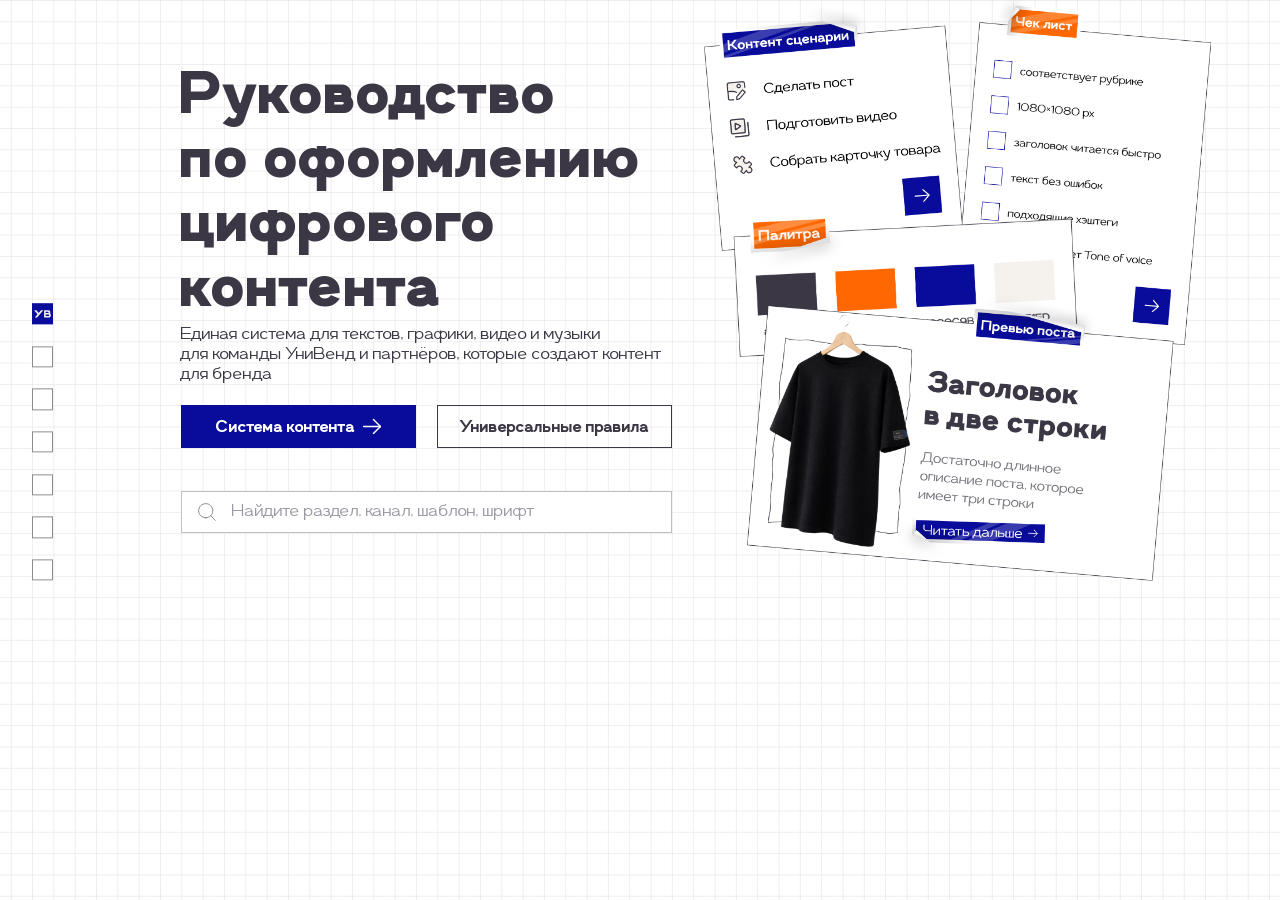
<file: index.html>
<!doctype html>
<html lang="ru">
<head>
  <meta charset="utf-8">
  <meta name="viewport" content="width=device-width, initial-scale=1">
  <title>Руководство по оформлению цифрового контента</title>
  <link rel="icon" type="image/png" href="favicon.png">
  <link rel="stylesheet" href="hero.css">
</head>
<body>
  <button class="visual-section__burger" id="page-burger" type="button" aria-label="Открыть меню" aria-expanded="false" aria-controls="page-nav">
    <span></span><span></span><span></span>
  </button>

  <div id="allrecords" class="site-page">
    <main class="hero" id="content-system" aria-label="Первый экран">
      <nav class="hero__nav" id="page-nav" aria-label="Навигация">
        <ul class="hero__ticks snap">
          <li>
            <a class="hero__nav-dot hero__nav-dot--home is-active" href="index.html" aria-current="page">
              <img class="hero__nav-logo" src="logoty%5Be.svg" alt="">
              <span class="hero__tooltip">Главная</span>
            </a>
          </li>
          <li>
            <a class="hero__nav-dot" href="system.html">
              <span class="hero__tooltip">Система контента</span>
            </a>
          </li>
          <li>
            <a class="hero__nav-dot" href="types.html">
              <span class="hero__tooltip">Типы контента</span>
            </a>
          </li>
          <li>
            <a class="hero__nav-dot" href="visual.html">
              <span class="hero__tooltip">Графический контент</span>
            </a>
          </li>
          <li>
            <a class="hero__nav-dot" href="video.html">
              <span class="hero__tooltip">Видео-контент</span>
            </a>
          </li>
          <li>
            <a class="hero__nav-dot" href="music.html">
              <span class="hero__tooltip">Музыкальный контент</span>
            </a>
          </li>
          <li>
            <a class="hero__nav-dot" href="rules.html">
              <span class="hero__tooltip">Универсальные правила</span>
            </a>
          </li>
        </ul>
      </nav>

      <section class="hero__work" aria-label="Рабочая зона">
        <h1 class="hero__title snap" style="--x: 0; --y: 3;">Руководство<br>по оформлению<br>цифрового<br>контента</h1>

        <p class="hero__lead snap snap-bottom" style="--x: 0; --y: 17;">Единая система для текстов, графики, видео и музыки<br>для команды УниВенд и партнёров, которые создают контент для бренда</p>

        <div class="hero__button-row snap" style="--x: 0; --y: 19;">
          <a class="hero__button hero__button--primary" href="system.html">Система контента<span class="hero__button-arrow" aria-hidden="true"></span></a>
          <a class="hero__button" href="rules.html">Универсальные правила</a>
        </div>

        <label class="hero__search visual-section__search snap" style="--x: 0; --y: 23;">
          <img class="hero__search-icon" src="heropage/img/sertch.svg" alt="" aria-hidden="true">
          <input type="search" placeholder="Найдите раздел, канал, шаблон, шрифт">
        </label>
      </section>

      <div class="hero__photos" aria-hidden="true">
        <img class="hero__photo hero__photo--one" src="heropage/img/1.png" alt="">
        <img class="hero__photo hero__photo--two" src="heropage/img/2.png" alt="">
        <img class="hero__photo hero__photo--three" src="heropage/img/3.png" alt="">
        <img class="hero__photo hero__photo--four" src="heropage/img/4.png" alt="">
      </div>
    </main>

  </div>

  <div class="page-transition" id="page-transition" aria-hidden="true">
    <div class="page-transition__panel"></div>
    <div class="page-transition__panel"></div>
    <div class="page-transition__panel"></div>
    <div class="page-transition__panel"></div>
    <div class="page-transition__panel"></div>
    <div class="page-transition__panel"></div>
    <div class="page-transition__panel"></div>
    <div class="page-transition__panel"></div>
    <span class="page-transition__label">УниВенд</span>
  </div>

  <script>
    (function () {
      const burger = document.getElementById('page-burger');
      const nav = document.getElementById('page-nav');
      if (!burger || !nav) return;
      function setOpen(open) {
        document.body.classList.toggle('is-nav-open', open);
        burger.setAttribute('aria-expanded', open ? 'true' : 'false');
      }
      burger.addEventListener('click', function () {
        setOpen(!document.body.classList.contains('is-nav-open'));
      });
      nav.addEventListener('click', function (e) {
        if (e.target.closest('a[href]')) setOpen(false);
      });
      document.addEventListener('keydown', function (e) {
        if (e.key === 'Escape') setOpen(false);
      });
    })();
  </script>

  <script>
    (function () {
      const overlay = document.getElementById('page-transition');
      if (!overlay) return;

      function navigateWith(href, mode) {
        const isLogo = mode === 'logo';
        try { sessionStorage.setItem('univend:page-transition', isLogo ? 'logo' : 'default'); } catch (e) {}
        overlay.classList.remove('is-covering', 'is-revealing', 'is-logo-covering', 'is-logo-revealing');
        overlay.classList.add(isLogo ? 'is-logo-covering' : 'is-covering');
        setTimeout(function () { window.location.href = href; }, isLogo ? 900 : 750);
      }

      document.querySelectorAll('a[href]').forEach(function (a) {
        const href = a.getAttribute('href');
        if (!href || href.startsWith('#') || href.startsWith('mailto:') || href.startsWith('tel:')) return;
        if (a.target && a.target !== '' && a.target !== '_self') return;
        try {
          const url = new URL(href, window.location.href);
          if (url.origin !== window.location.origin) return;
          if (url.pathname === window.location.pathname) return;
        } catch (e) { return; }

        a.addEventListener('click', function (e) {
          if (e.metaKey || e.ctrlKey || e.shiftKey || e.altKey || e.button !== 0) return;
          e.preventDefault();
          navigateWith(href, a.classList.contains('hero__nav-dot--home') ? 'logo' : 'default');
        });
      });

      let revealed = false;
      try {
        const transitionMode = sessionStorage.getItem('univend:page-transition');
        if (transitionMode) {
          sessionStorage.removeItem('univend:page-transition');
          const isLogo = transitionMode === 'logo';
          const coverClass = isLogo ? 'is-logo-covering' : 'is-covering';
          const revealClass = isLogo ? 'is-logo-revealing' : 'is-revealing';
          overlay.classList.add('no-anim', coverClass);
          requestAnimationFrame(function () {
            overlay.offsetHeight;
            overlay.classList.remove('no-anim');
            requestAnimationFrame(function () {
              overlay.classList.remove(coverClass);
              overlay.classList.add(revealClass);
              revealed = true;
              setTimeout(function () {
                overlay.classList.remove(revealClass);
              }, isLogo ? 1000 : 1100);
            });
          });
        }
      } catch (e) {}

      window.addEventListener('pageshow', function (e) {
        if (e.persisted && !revealed) {
          overlay.classList.remove('is-covering', 'is-revealing', 'is-logo-covering', 'is-logo-revealing');
        }
      });
    })();
  </script>

  <script>
    (function () {
      let grid = document.getElementById('grid-32-underlay');

      if (!grid) {
        grid = document.createElement('div');
        grid.id = 'grid-32-underlay';
        document.body.insertBefore(grid, document.body.firstChild);
      }

      function updateGridHeight() {
        const allRecords = document.getElementById('allrecords');
        const contentBottom = allRecords
          ? allRecords.getBoundingClientRect().bottom + window.pageYOffset
          : document.documentElement.clientHeight;

        const fullHeight = Math.max(
          contentBottom,
          window.innerHeight
        );

        const nextHeight = Math.ceil(fullHeight) + 'px';

        if (grid.style.height !== nextHeight) {
          grid.style.height = nextHeight;
        }
      }

      function updateGrid() {
        document.body.style.setProperty('padding-top', '0', 'important');
        document.body.style.setProperty('overflow-x', 'hidden', 'important');
        grid.style.setProperty('display', 'block', 'important');
        updateGridHeight();
      }

      window.addEventListener('load', updateGrid);
      window.addEventListener('resize', updateGrid);

      setTimeout(updateGrid, 200);
      setTimeout(updateGrid, 800);
      setTimeout(updateGrid, 1500);
      setTimeout(updateGrid, 3000);

      const observer = new MutationObserver(function (mutations) {
        const shouldUpdate = mutations.some(function (mutation) {
          return mutation.target !== grid;
        });

        if (shouldUpdate) {
          updateGrid();
        }
      });

      observer.observe(document.body, {
        attributes: true,
        attributeFilter: ['class', 'style'],
        childList: true,
        subtree: true
      });
    })();
  </script>
  <script src="search.js"></script>
</body>
</html>
</file>
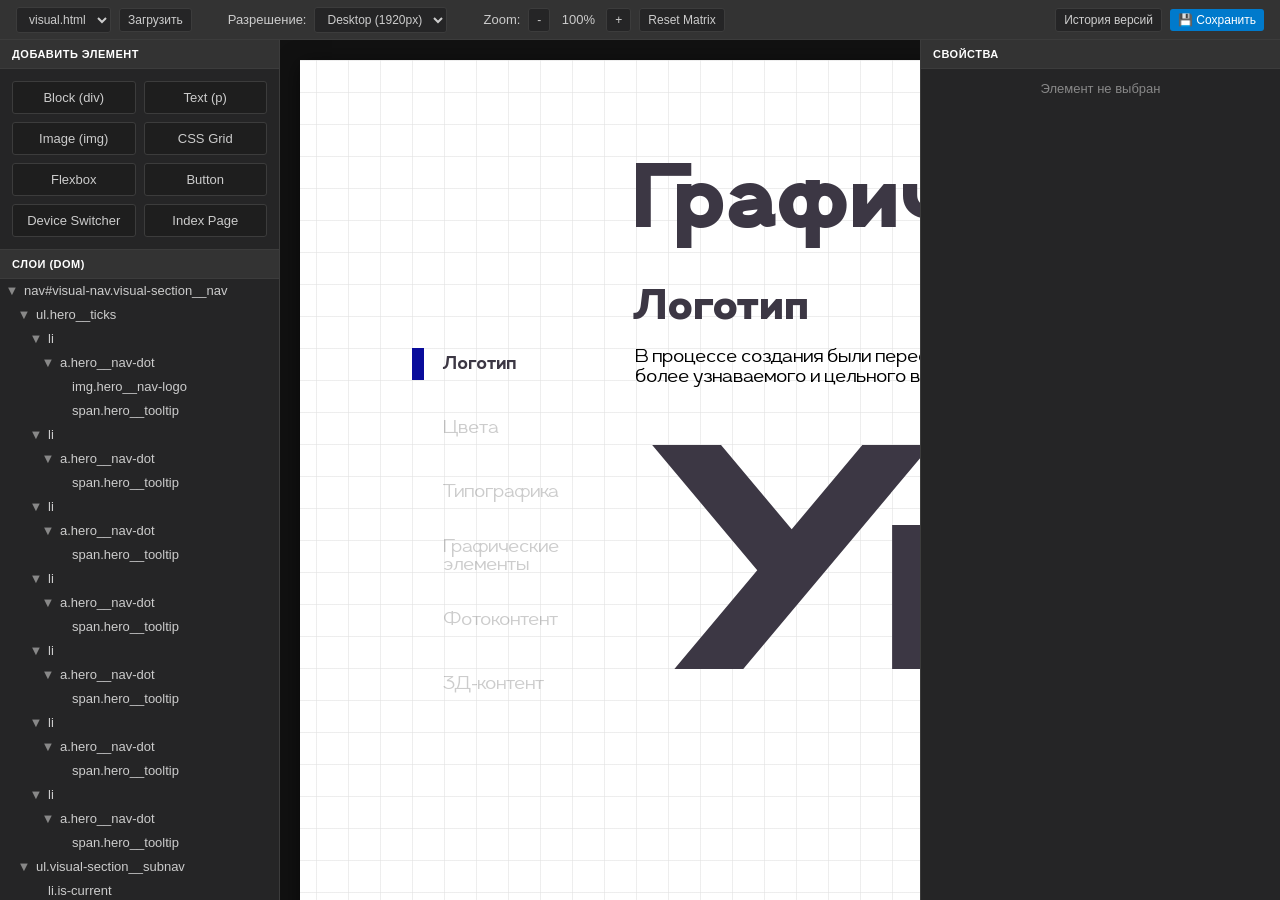
<file: editor.html>
<!DOCTYPE html>
<html lang="ru">
<head>
<meta charset="UTF-8">
<title>Uni-Vend Visual Editor</title>
<style>
  :root {
    --bg: #1e1e1e; --panel-bg: #252526; --header-bg: #333333; --border: #3c3c3c;
    --text: #cccccc; --text-active: #ffffff; --accent: #007acc; --accent-hover: #0098ff;
    --danger: #f48771; --item-hover: #2a2d2e; --item-active: #37373d;
  }
  * { box-sizing: border-box; margin: 0; padding: 0; }
  body { font-family: 'Segoe UI', Tahoma, Geneva, Verdana, sans-serif; background: var(--bg); color: var(--text); height: 100vh; display: flex; flex-direction: column; overflow: hidden; font-size: 13px; }
  * { scrollbar-width: thin; scrollbar-color: #6b6b6b #1b1b1b; }
  *::-webkit-scrollbar { width: 12px; height: 12px; }
  *::-webkit-scrollbar-track { background: #1b1b1b; border-radius: 10px; }
  *::-webkit-scrollbar-thumb { background: #5f6368; border: 3px solid #1b1b1b; border-radius: 10px; }
  *::-webkit-scrollbar-thumb:hover { background: #7a7f86; }
  *::-webkit-scrollbar-corner { background: #1b1b1b; }
  
  /* Topbar */
  .topbar { height: 40px; background: var(--header-bg); border-bottom: 1px solid var(--border); display: flex; align-items: center; padding: 0 16px; gap: 16px; flex-shrink: 0; }
  .topbar select, .topbar button { background: var(--panel-bg); color: var(--text); border: 1px solid var(--border); padding: 4px 8px; border-radius: 3px; font-size: 12px; cursor: pointer; }
  .topbar button:hover { background: var(--item-hover); }
  .topbar .btn-primary { background: var(--accent); color: #fff; border: none; }
  .topbar .btn-primary:hover { background: var(--accent-hover); }
  .topbar-group { display: flex; align-items: center; gap: 8px; }
  .spacer { flex: 1; }

  /* Main Workspace */
  .workspace { display: flex; flex: 1; overflow: hidden; }
  
  /* Panels */
  .panel { width: 280px; background: var(--panel-bg); display: flex; flex-direction: column; border-right: 1px solid var(--border); flex-shrink: 0; }
  .panel-right { border-right: none; border-left: 1px solid var(--border); width: 360px; }
  .panel-header { padding: 8px 12px; font-weight: 600; color: var(--text-active); border-bottom: 1px solid var(--border); background: var(--header-bg); text-transform: uppercase; font-size: 11px; letter-spacing: 0.5px; }
  .panel-content { flex: 1; overflow-y: auto; }
  .panel-section { border-bottom: 1px solid var(--border); padding: 12px; }
  .panel-section-title { font-weight: 600; margin-bottom: 8px; color: var(--text-active); }

  /* Canvas */
  .canvas-container { flex: 1; background: #111; overflow: auto; padding: 20px; position: relative; }
  #canvasScaler { position: relative; flex-shrink: 0; margin: 0 auto; }
  .canvas-wrapper { position: absolute; top: 0; left: 0; background: #fff; box-shadow: 0 4px 20px rgba(0,0,0,0.5); transform-origin: 0 0; transition: none; }
  #iframe { width: 100%; height: 100%; border: none; display: block; min-height: 100vh; }

  /* Controls */
  .ctrl-row { display: flex; align-items: center; margin-bottom: 8px; gap: 8px; }
  .ctrl-label { width: 80px; color: #999; flex-shrink: 0; }
  .ctrl-input { flex: 1; min-width: 0; background: var(--bg); border: 1px solid var(--border); color: var(--text); padding: 4px; border-radius: 3px; width: 100%; }
  .ctrl-input:focus { border-color: var(--accent); outline: none; }
  .ctrl-group { display: flex; gap: 4px; flex: 1; min-width: 0; }
  .ctrl-row--stack { align-items: flex-start; flex-direction: column; gap: 4px; }
  .ctrl-row--stack .ctrl-label { width: auto; }
  .ctrl-grid-2 { display: grid; grid-template-columns: repeat(2, minmax(0, 1fr)); gap: 4px; width: 100%; }
  .ctrl-grid-3 { display: grid; grid-template-columns: repeat(3, minmax(0, 1fr)); gap: 4px; width: 100%; }
  
  /* Layers */
  .layer-item { padding: 4px 8px; cursor: pointer; display: flex; align-items: center; white-space: nowrap; user-select: none; border-bottom: 1px solid transparent; }
  .layer-item:hover { background: var(--item-hover); }
  .layer-item.selected { background: #005a9e; color: #fff; box-shadow: inset 3px 0 0 #4fc3ff; font-weight: 600; }
  .layer-item.selected-child { background: rgba(0, 122, 204, 0.22); color: #d7ecff; box-shadow: inset 2px 0 0 rgba(79, 195, 255, 0.55); }
  .layer-name { flex: 1; overflow: hidden; text-overflow: ellipsis; margin-left: 4px; }
  .layer-toggle { cursor: pointer; display: inline-block; width: 16px; text-align: center; color: #888; }
  .layer-actions { display: none; gap: 8px; font-size: 12px; margin-left: 8px; }
  .layer-item:hover .layer-actions { display: flex; }
  .layer-item.is-locked .layer-actions, .layer-item.is-hidden .layer-actions { display: flex; }
  .layer-action { cursor: pointer; opacity: 0.4; }
  .layer-action:hover { opacity: 1; }
  .layer-item.is-locked .btn-lock { opacity: 1; color: #f1c40f; }
  .layer-item.is-hidden .btn-hide { opacity: 1; color: var(--danger); text-decoration: line-through; }
  
  /* Overlay */
  #overlay { position: absolute; pointer-events: none; border: 2px solid var(--accent); z-index: 1000; display: none; }
  #marqueeSelect { position: absolute; pointer-events: none; border: 1px solid #4fc3ff; background: rgba(0, 152, 255, 0.16); z-index: 998; display: none; }
  .resizer { position: absolute; width: 8px; height: 8px; background: #fff; border: 1px solid var(--accent); pointer-events: auto; }
  .resizer-se { bottom: -4px; right: -4px; cursor: se-resize; }
  .resizer-e { top: calc(50% - 4px); right: -4px; cursor: e-resize; }
  .resizer-s { bottom: -4px; left: calc(50% - 4px); cursor: s-resize; }
  .drag-handle { position: absolute; top: -20px; left: -2px; background: var(--accent); color: #fff; padding: 2px 6px; font-size: 10px; pointer-events: auto; cursor: move; border-radius: 2px 2px 0 0; }

  /* Modals */
  .modal { display: none; position: fixed; inset: 0; background: rgba(0,0,0,0.7); z-index: 2000; align-items: center; justify-content: center; }
  .modal-content { background: var(--panel-bg); padding: 20px; border-radius: 4px; border: 1px solid var(--border); min-width: 400px; max-height: 80vh; overflow-y: auto; }
  .history-item { padding: 8px; border-bottom: 1px solid var(--border); display: flex; justify-content: space-between; align-items: center; cursor: pointer; }
  .history-item:hover { background: var(--item-hover); }

  /* Tools */
  .tools-grid { display: grid; grid-template-columns: 1fr 1fr; gap: 8px; }
  .tool-btn { background: var(--bg); border: 1px solid var(--border); color: var(--text); padding: 8px; border-radius: 3px; cursor: pointer; text-align: center; }
  .tool-btn:hover { background: var(--item-hover); border-color: var(--accent); }
</style>
</head>
<body>

<div class="topbar">
  <div class="topbar-group">
    <select id="pageSelect">
      <option value="visual.html">visual.html</option>
      <option value="index.html">index.html</option>
    </select>
    <button id="btnLoad">Загрузить</button>
  </div>
  
  <div class="topbar-group" style="margin-left: 20px;">
    <span>Разрешение:</span>
    <select id="bpSelect">
      <option value="1920">Desktop (1920px)</option>
      <option value="1440">Laptop (1440px)</option>
      <option value="1194">Tablet L (1194px)</option>
      <option value="834">Tablet P (834px)</option>
      <option value="375">Mobile (375px)</option>
    </select>
  </div>

  <div class="topbar-group" style="margin-left: 20px;">
    <span>Zoom:</span>
    <button onclick="setZoom(zoom - 0.1)">-</button>
    <span id="zoomValue" style="min-width: 40px; text-align: center;">100%</span>
    <button onclick="setZoom(zoom + 0.1)">+</button>
    <button id="btnResetTransforms" title="Сбросить transform: matrix(...) у всех элементов">Reset Matrix</button>
  </div>

  <div class="spacer"></div>
  
  <div class="topbar-group">
    <button id="btnHistory">История версий</button>
    <button id="btnSave" class="btn-primary">💾 Сохранить</button>
  </div>
</div>

<div class="workspace">
  <!-- Left Panel: Layers & Add -->
  <div class="panel">
    <div class="panel-header">Добавить элемент</div>
    <div class="panel-section">
      <div class="tools-grid">
        <div class="tool-btn" id="tool-div" onclick="setPlacementMode('div')">Block (div)</div>
        <div class="tool-btn" id="tool-text" onclick="setPlacementMode('text')">Text (p)</div>
        <div class="tool-btn" id="tool-image" onclick="setPlacementMode('image')">Image (img)</div>
        <div class="tool-btn" id="tool-grid" onclick="setPlacementMode('grid')">CSS Grid</div>
        <div class="tool-btn" id="tool-flex" onclick="setPlacementMode('flex')">Flexbox</div>
        <div class="tool-btn" id="tool-button" onclick="setButtonPlacementMode()">Button</div>
        <div class="tool-btn" id="tool-device-switcher" onclick="setPlacementMode('device-switcher')">Device Switcher</div>
        <div class="tool-btn" id="tool-index-page" onclick="createIndexPageTemplate()">Index Page</div>
      </div>
    </div>
    <div class="panel-header">Слои (DOM)</div>
    <div class="panel-content" id="layersPanel">
      <!-- Layers tree will be generated here -->
    </div>
  </div>

  <!-- Canvas -->
  <div class="canvas-container" id="canvasContainer">
    <div id="canvasScaler">
      <div class="canvas-wrapper" id="canvasWrapper" style="width: 1920px; height: 1000px;">
        <iframe id="iframe" src="visual.html"></iframe>
      <div id="hoverOverlay" style="position: absolute; pointer-events: none; border: 1px solid #0098ff; background: rgba(0,152,255,0.05); z-index: 999; display: none;"></div>
      <div id="marqueeSelect"></div>
      <div id="overlay">
        <div class="drag-handle" id="dragHandle">Drag</div>
        <div class="resizer resizer-e" id="resizeE"></div>
        <div class="resizer resizer-s" id="resizeS"></div>
        <div class="resizer resizer-se" id="resizeSE"></div>
      </div>
    </div>
    </div>
  </div>

  <!-- Right Panel: Properties -->
  <div class="panel panel-right">
    <div class="panel-header">Свойства</div>
    <div class="panel-content" id="propsPanel">
      <div style="padding: 12px; color: #888; text-align: center;" id="noSelMsg">Элемент не выбран</div>
      
      <div id="bpIndicator" style="display:none; padding: 8px 12px; background: #1a3a5c; border-bottom: 1px solid var(--border); font-size: 11px;">
        <div style="display: flex; align-items: center; justify-content: space-between; gap: 8px; flex-wrap: wrap;">
          <span id="bpIndicatorLabel" style="color: #4fc3ff; font-weight: 600;">Desktop 1920px</span>
          <div style="display: flex; gap: 4px;">
            <button class="tool-btn" id="btnCopyDesktopToBp" title="Скопировать Desktop → текущий" style="font-size: 10px; padding: 2px 6px;">📋 Desktop→BP</button>
            <button class="tool-btn" id="btnClearBpValues" title="Очистить значения текущего BP" style="font-size: 10px; padding: 2px 6px;">🗑 Clear BP</button>
          </div>
        </div>
      </div>

      <div id="propsContainer" style="display:none;">
        <!-- Identificators -->
        <div class="panel-section">
          <div class="ctrl-row">
            <div class="ctrl-label">ID</div>
            <input type="text" class="ctrl-input" id="propId">
          </div>
          <div class="ctrl-row">
            <div class="ctrl-label">Classes</div>
            <input type="text" class="ctrl-input" id="propClass">
          </div>
        </div>

        <div class="panel-section" id="deviceSwitcherProps" style="display:none;">
          <div class="panel-section-title">Device Switcher</div>
          <button class="tool-btn" id="btnAddDeviceSwitcherButton" type="button" style="width:100%;">+ Добавить кнопку</button>
        </div>

        <!-- Position -->
        <div class="panel-section">
          <div class="panel-section-title">Позиция</div>
          <div class="ctrl-row">
            <div class="ctrl-label">Type</div>
            <select class="ctrl-input" id="propPosition">
              <option value="">(inherit)</option>
              <option value="static">static</option>
              <option value="relative">relative</option>
              <option value="absolute">absolute</option>
              <option value="fixed">fixed</option>
              <option value="sticky">sticky</option>
            </select>
          </div>
          <div class="ctrl-row">
            <div class="ctrl-label">Сетка X / Y</div>
            <div class="ctrl-group">
              <input type="text" class="ctrl-input" id="propGridX" placeholder="--x">
              <input type="text" class="ctrl-input" id="propGridY" placeholder="--y">
            </div>
          </div>
          <div class="ctrl-row">
            <div class="ctrl-label">Смещение</div>
            <select class="ctrl-input" id="propTranslatePreset">
              <option value="">Без смещения</option>
              <option value="translateY(-100%)">translateY(-100%)</option>
              <option value="translateY(calc(var(--site-grid-size) - 100%))">Grid - 100%</option>
              <option value="translateY(calc((var(--site-grid-size) * 0.5) - 100%))">Grid*0.5 - 100%</option>
            </select>
          </div>
          <div class="ctrl-row">
            <div class="ctrl-label">Transform</div>
            <input type="text" class="ctrl-input" id="propTransform" placeholder="transform">
          </div>
          <div class="ctrl-row">
            <div class="ctrl-label">Move X / Y</div>
            <div class="ctrl-group">
              <input type="text" class="ctrl-input" id="propTranslateX" placeholder="X">
              <input type="text" class="ctrl-input" id="propTranslateY" placeholder="Y">
            </div>
          </div>
          <div class="ctrl-row">
            <div class="ctrl-label">Scale / Rot</div>
            <div class="ctrl-group">
              <input type="text" class="ctrl-input" id="propScale" placeholder="Scale">
              <input type="text" class="ctrl-input" id="propRotate" placeholder="Rotate">
            </div>
          </div>
          <div class="ctrl-row">
            <div class="ctrl-label">T/R/B/L</div>
            <div class="ctrl-group">
              <input type="text" class="ctrl-input" id="propTop" placeholder="Top">
              <input type="text" class="ctrl-input" id="propRight" placeholder="Right">
              <input type="text" class="ctrl-input" id="propBottom" placeholder="Bottom">
              <input type="text" class="ctrl-input" id="propLeft" placeholder="Left">
            </div>
          </div>
        </div>

        <!-- Размеры -->
        <div class="panel-section">
          <div class="panel-section-title">Размеры</div>
          <div class="ctrl-row">
            <div class="ctrl-label">W / H</div>
            <div class="ctrl-group">
              <input type="text" class="ctrl-input" id="propWidth" placeholder="Width">
              <input type="text" class="ctrl-input" id="propHeight" placeholder="Height">
            </div>
          </div>
          <div class="ctrl-row">
            <div class="ctrl-label">Min W / H</div>
            <div class="ctrl-group">
              <input type="text" class="ctrl-input" id="propMinWidth" placeholder="Min Width">
              <input type="text" class="ctrl-input" id="propMinHeight" placeholder="Min Height">
            </div>
          </div>
          <div class="ctrl-row">
            <div class="ctrl-label">Max W / H</div>
            <div class="ctrl-group">
              <input type="text" class="ctrl-input" id="propMaxWidth" placeholder="Max Width">
              <input type="text" class="ctrl-input" id="propMaxHeight" placeholder="Max Height">
            </div>
          </div>
        </div>

        <!-- Layout -->
        <div class="panel-section">
          <div class="panel-section-title">Layout контейнера</div>
          <div class="ctrl-row">
            <div class="ctrl-label">Display</div>
            <select class="ctrl-input" id="propDisplay">
              <option value="">(inherit)</option>
              <option value="block">block</option>
              <option value="inline">inline</option>
              <option value="inline-block">inline-block</option>
              <option value="flex">flex</option>
              <option value="inline-flex">inline-flex</option>
              <option value="grid">grid</option>
              <option value="inline-grid">inline-grid</option>
              <option value="contents">contents</option>
              <option value="none">none</option>
            </select>
          </div>
          <div class="ctrl-row">
            <div class="ctrl-label">Flex Dir</div>
            <select class="ctrl-input" id="propFlexDir">
              <option value="">(default)</option>
              <option value="row">row</option>
              <option value="row-reverse">row-reverse</option>
              <option value="column">column</option>
              <option value="column-reverse">column-reverse</option>
            </select>
          </div>
          <div class="ctrl-row">
            <div class="ctrl-label">Flex Wrap</div>
            <select class="ctrl-input" id="propFlexWrap">
              <option value="">(default)</option>
              <option value="nowrap">nowrap</option>
              <option value="wrap">wrap</option>
              <option value="wrap-reverse">wrap-reverse</option>
            </select>
          </div>
          <div class="ctrl-row">
            <div class="ctrl-label">Justify</div>
            <select class="ctrl-input" id="propJustify" title="justify-content">
              <option value="">justify-content</option>
              <option value="flex-start">flex-start</option>
              <option value="center">center</option>
              <option value="flex-end">flex-end</option>
              <option value="normal">normal</option>
              <option value="start">start</option>
              <option value="end">end</option>
              <option value="left">left</option>
              <option value="right">right</option>
              <option value="space-between">space-between</option>
              <option value="space-around">space-around</option>
              <option value="space-evenly">space-evenly</option>
              <option value="stretch">stretch</option>
            </select>
          </div>
          <div class="ctrl-row">
            <div class="ctrl-label">Align</div>
            <select class="ctrl-input" id="propAlign" title="align-items">
              <option value="">align-items</option>
              <option value="stretch">stretch</option>
              <option value="flex-start">flex-start</option>
              <option value="center">center</option>
              <option value="flex-end">flex-end</option>
              <option value="start">start</option>
              <option value="end">end</option>
              <option value="baseline">baseline</option>
            </select>
          </div>
          <div class="ctrl-row">
            <div class="ctrl-label">Content</div>
            <select class="ctrl-input" id="propAlignContent" title="align-content">
              <option value="">align-content</option>
              <option value="normal">normal</option>
              <option value="stretch">stretch</option>
              <option value="flex-start">flex-start</option>
              <option value="center">center</option>
              <option value="flex-end">flex-end</option>
              <option value="start">start</option>
              <option value="end">end</option>
              <option value="space-between">space-between</option>
              <option value="space-around">space-around</option>
              <option value="space-evenly">space-evenly</option>
            </select>
          </div>
          <div class="ctrl-row">
            <div class="ctrl-label">Grid Items</div>
            <select class="ctrl-input" id="propJustifyItems" title="justify-items">
              <option value="">justify-items</option>
              <option value="normal">normal</option>
              <option value="stretch">stretch</option>
              <option value="start">start</option>
              <option value="center">center</option>
              <option value="end">end</option>
              <option value="left">left</option>
              <option value="right">right</option>
            </select>
          </div>
          <div class="ctrl-row--stack ctrl-row">
            <div class="ctrl-label">Grid templates</div>
            <input type="text" class="ctrl-input" id="propGridCols" placeholder="grid-template-columns: repeat(auto-fit, minmax(160px, 1fr))">
            <input type="text" class="ctrl-input" id="propGridRows" placeholder="grid-template-rows: auto 1fr">
          </div>
          <div class="ctrl-row--stack ctrl-row">
            <div class="ctrl-label">Grid auto</div>
            <div class="ctrl-grid-3">
              <select class="ctrl-input" id="propGridAutoFlow" title="grid-auto-flow">
                <option value="">auto-flow</option>
                <option value="row">row</option>
                <option value="column">column</option>
                <option value="dense">dense</option>
                <option value="row dense">row dense</option>
                <option value="column dense">column dense</option>
              </select>
              <input type="text" class="ctrl-input" id="propGridAutoCols" placeholder="auto-cols">
              <input type="text" class="ctrl-input" id="propGridAutoRows" placeholder="auto-rows">
            </div>
          </div>
          <div class="ctrl-row--stack ctrl-row">
            <div class="ctrl-label">Gap</div>
            <div class="ctrl-grid-3">
              <input type="text" class="ctrl-input" id="propGap" placeholder="gap">
              <input type="text" class="ctrl-input" id="propRowGap" placeholder="row-gap">
              <input type="text" class="ctrl-input" id="propColumnGap" placeholder="column-gap">
            </div>
          </div>
        </div>

        <div class="panel-section">
          <div class="panel-section-title">Layout элемента</div>
          <div class="ctrl-row--stack ctrl-row">
            <div class="ctrl-label">Flex item</div>
            <input type="text" class="ctrl-input" id="propFlex" placeholder="flex: 1 1 160px">
            <div class="ctrl-grid-3">
              <input type="text" class="ctrl-input" id="propFlexGrow" placeholder="grow">
              <input type="text" class="ctrl-input" id="propFlexShrink" placeholder="shrink">
              <input type="text" class="ctrl-input" id="propFlexBasis" placeholder="basis">
            </div>
          </div>
          <div class="ctrl-row">
            <div class="ctrl-label">Order</div>
            <input type="text" class="ctrl-input" id="propOrder" placeholder="0">
          </div>
          <div class="ctrl-row">
            <div class="ctrl-label">Self</div>
            <div class="ctrl-group">
              <select class="ctrl-input" id="propAlignSelf" title="align-self">
                <option value="">align-self</option>
                <option value="auto">auto</option>
                <option value="stretch">stretch</option>
                <option value="flex-start">flex-start</option>
                <option value="center">center</option>
                <option value="flex-end">flex-end</option>
                <option value="start">start</option>
                <option value="end">end</option>
                <option value="baseline">baseline</option>
              </select>
              <select class="ctrl-input" id="propJustifySelf" title="justify-self">
                <option value="">justify-self</option>
                <option value="auto">auto</option>
                <option value="stretch">stretch</option>
                <option value="start">start</option>
                <option value="center">center</option>
                <option value="end">end</option>
                <option value="left">left</option>
                <option value="right">right</option>
              </select>
            </div>
          </div>
          <div class="ctrl-row--stack ctrl-row">
            <div class="ctrl-label">Grid item</div>
            <div class="ctrl-grid-3">
              <input type="text" class="ctrl-input" id="propGridColumn" placeholder="grid-column">
              <input type="text" class="ctrl-input" id="propGridRow" placeholder="grid-row">
              <input type="text" class="ctrl-input" id="propGridArea" placeholder="grid-area">
            </div>
          </div>
        </div>

        <!-- Spacing -->
        <div class="panel-section">
          <div class="panel-section-title">Отступы (Margin / Padding)</div>
          <div class="ctrl-row">
            <div class="ctrl-label">Margin</div>
            <div class="ctrl-group">
              <input type="text" class="ctrl-input" id="propMt" placeholder="T" title="Top">
              <input type="text" class="ctrl-input" id="propMr" placeholder="R" title="Right">
              <input type="text" class="ctrl-input" id="propMb" placeholder="B" title="Bottom">
              <input type="text" class="ctrl-input" id="propMl" placeholder="L" title="Left">
            </div>
          </div>
          <div class="ctrl-row">
            <div class="ctrl-label">Padding</div>
            <div class="ctrl-group">
              <input type="text" class="ctrl-input" id="propPt" placeholder="T" title="Top">
              <input type="text" class="ctrl-input" id="propPr" placeholder="R" title="Right">
              <input type="text" class="ctrl-input" id="propPb" placeholder="B" title="Bottom">
              <input type="text" class="ctrl-input" id="propPl" placeholder="L" title="Left">
            </div>
          </div>
        </div>

        <!-- Typography -->
        <div class="panel-section">
          <div class="panel-section-title">Типографика</div>
          <div class="ctrl-row">
            <div class="ctrl-label">Font</div>
            <div class="ctrl-group">
              <input type="text" class="ctrl-input" id="propFontSize" placeholder="Size">
              <input type="text" class="ctrl-input" id="propFontWeight" placeholder="Weight">
            </div>
          </div>
          <div class="ctrl-row">
            <div class="ctrl-label">Line H / Trim</div>
            <div class="ctrl-group">
              <input type="text" class="ctrl-input" id="propLineHeight" placeholder="Line Height %">
              <select class="ctrl-input" id="propTextTrim" title="text-box-trim">
                <option value="">No trim</option>
                <option value="trim-both">trim-both</option>
              </select>
            </div>
          </div>
          <div class="ctrl-row">
            <div class="ctrl-label">Text Align</div>
            <select class="ctrl-input" id="propTextAlign">
              <option value="">(inherit)</option>
              <option value="left">left</option>
              <option value="center">center</option>
              <option value="right">right</option>
              <option value="justify">justify</option>
            </select>
          </div>
          <div class="ctrl-row">
            <div class="ctrl-label">Color</div>
            <input type="text" class="ctrl-input" id="propColor" placeholder="Color">
          </div>
          <div class="ctrl-row" style="margin-top: 8px;">
            <div class="ctrl-label">Текст</div>
            <textarea class="ctrl-input" id="propTextContent" rows="3" style="resize:vertical"></textarea>
          </div>
        </div>

        <!-- Actions -->
        <div class="panel-section">
          <button id="btnDelete" class="tool-btn" style="width: 100%; border-color: var(--danger); color: var(--danger);">Удалить элемент</button>
        </div>

      </div>
    </div>
  </div>
</div>

<!-- History Modal -->
<div id="modalHistory" class="modal">
  <div class="modal-content">
    <h3 style="margin-bottom: 16px;">История версий файла</h3>
    <div id="historyList"></div>
    <div style="margin-top: 16px; text-align: right;">
      <button class="tool-btn" onclick="document.getElementById('modalHistory').style.display='none'">Закрыть</button>
    </div>
  </div>
</div>

<script>
  const EDITOR_SERVER_ORIGIN = 'http://127.0.0.1:8081';
  const API_URL = location.port === '8081' ? `${location.origin}/api` : `${EDITOR_SERVER_ORIGIN}/api`;
  const STATIC_ORIGIN = location.protocol.startsWith('http') ? location.origin : EDITOR_SERVER_ORIGIN;
  let iframe = document.getElementById('iframe');
  let iframeDoc = null;
  let iframeWin = null;
  let selectedEl = null;
  const EDITOR_WORKSPACE_KEY = 'uniVendEditorWorkspace';
  const savedWorkspace = JSON.parse(localStorage.getItem(EDITOR_WORKSPACE_KEY) || '{}');
  let currentFile = savedWorkspace.file || 'visual.html';
  
  // Elements
  const overlay = document.getElementById('overlay');
  const bpSelect = document.getElementById('bpSelect');
  const canvasWrapper = document.getElementById('canvasWrapper');
  const layersPanel = document.getElementById('layersPanel');
  
  // Props
  const propsContainer = document.getElementById('propsContainer');
  const noSelMsg = document.getElementById('noSelMsg');

  // Load API
  async function loadFileList() {
    const fallbackFiles = ['visual.html', 'index.html'];
    const sel = document.getElementById('pageSelect');

    function renderFiles(files) {
      sel.innerHTML = '';
      files.filter(f => f.endsWith('.html')).forEach(f => {
        const opt = document.createElement('option');
        opt.value = f;
        opt.textContent = f;
        sel.appendChild(opt);
      });
      sel.value = currentFile;
    }

    try {
      const res = await fetch(`${API_URL}/files`);
      if (!res.ok) throw new Error(`HTTP ${res.status}`);
      const files = await res.json();
      renderFiles(files);
    } catch (e) {
      console.error('API Error', e);
      renderFiles(fallbackFiles);
    }
  }

  function getStaticFileUrl(file) {
    return `${STATIC_ORIGIN}/${encodeURI(file)}?_t=${Date.now()}`;
  }

  function getElementPath(el) {
    if (!el || !iframeDoc || el === iframeDoc.body || el === iframeDoc.documentElement) return '';
    const parts = [];
    let node = el;
    while (node && node !== iframeDoc.body && node.nodeType === 1) {
      const parent = node.parentElement;
      if (!parent) break;
      const sameTagSiblings = Array.from(parent.children).filter(child => child.tagName === node.tagName);
      const index = sameTagSiblings.indexOf(node) + 1;
      parts.unshift(`${node.tagName.toLowerCase()}:nth-of-type(${index})`);
      node = parent;
    }
    return parts.join('>');
  }

  function getElementByPath(path) {
    if (!path || !iframeDoc) return null;
    try { return iframeDoc.body.querySelector(path); }
    catch (e) { return null; }
  }

  function saveEditorWorkspaceState() {
    const canvasCont = document.getElementById('canvasContainer');
    const selectedPath = selectedEl ? getElementPath(selectedEl) : '';
    localStorage.setItem(EDITOR_WORKSPACE_KEY, JSON.stringify({
      file: currentFile,
      breakpoint: bpSelect.value,
      zoom,
      scrollLeft: canvasCont ? canvasCont.scrollLeft : 0,
      scrollTop: canvasCont ? canvasCont.scrollTop : 0,
      iframeScrollX: iframeWin ? iframeWin.scrollX : 0,
      iframeScrollY: iframeWin ? iframeWin.scrollY : 0,
      selectedPath
    }));
  }

  async function loadPage(file, keepWorkspace = false) {
    if (!file) return;
    currentFile = file;
    selectedEl = null;
    selectedEls = [];
    overlay.style.display = 'none';
    layersPanel.innerHTML = '';
    const sel = document.getElementById('pageSelect');
    if (sel.value !== file) sel.value = file;
    iframe.src = getStaticFileUrl(file);
    if (!keepWorkspace) saveEditorWorkspaceState();
  }

  // Init
  if (savedWorkspace.breakpoint) {
    bpSelect.value = savedWorkspace.breakpoint;
    canvasWrapper.style.width = savedWorkspace.breakpoint + 'px';
  }
  loadFileList();
  if (currentFile !== 'visual.html') loadPage(currentFile, true);
  document.getElementById('btnLoad').onclick = () => loadPage(document.getElementById('pageSelect').value);
  document.getElementById('pageSelect').onchange = e => loadPage(e.target.value);
  
  function getCurrentBreakpoint() {
    const bp = parseInt(bpSelect.value, 10);
    if (bp >= 1600) return { key: 'desktop', cls: 'editor-bp-desktop', x: '--x', y: '--y', grid: 32 };
    if (bp >= 1440) return { key: 'laptop', cls: 'editor-bp-laptop', x: '--x-laptop', y: '--y-laptop', grid: 32 };
    if (bp >= 1194) return { key: 'tablet-l', cls: 'editor-bp-tablet-l', x: '--x-tablet-l', y: '--y-tablet-l', grid: 24 };
    if (bp >= 834) return { key: 'tablet-p', cls: 'editor-bp-tablet-p', x: '--x-tablet-p', y: '--y-tablet-p', grid: 24 };
    return { key: 'mobile', cls: 'editor-bp-mobile', x: '--x-mobile', y: '--y-mobile', grid: 16 };
  }

  function getGridSize() {
    return getCurrentBreakpoint().grid;
  }

  function getBreakpointProp(axis) {
    const bp = getCurrentBreakpoint();
    return axis === 'x' ? bp.x : bp.y;
  }

  function getBreakpointStyleProp(cssProp) {
    const bp = getCurrentBreakpoint();
    return `--${cssProp}-${bp.key}`;
  }

  function isBreakpointScopedElement(el) {
    return isWorkAreaElement(el);
  }

  function getResponsiveStyleValue(el, cssProp, cs = iframeWin.getComputedStyle(el)) {
    if (!isBreakpointScopedElement(el)) return cs[cssProp] || '';
    const scopedProp = getBreakpointStyleProp(cssProp);
    const inlineScoped = el.style.getPropertyValue(scopedProp).trim();
    const computedScoped = cs.getPropertyValue(scopedProp).trim();
    if (inlineScoped || computedScoped) return inlineScoped || computedScoped;
    return cs[cssProp] || '';
  }

  function setResponsiveStyleValue(el, cssProp, value) {
    if (!isBreakpointScopedElement(el)) {
      el.style[cssProp] = value;
      return;
    }
    const scopedProp = getBreakpointStyleProp(cssProp);
    if (value) el.style.setProperty(scopedProp, value);
    else el.style.removeProperty(scopedProp);
  }

  // =============================================
  // RESPONSIVE PROPERTIES ENGINE
  // =============================================

  const BREAKPOINTS = [
    { key: 'desktop',  minWidth: 1600, maxWidth: null, label: 'Desktop 1600+ / preview 1920px', order: 0 },
    { key: 'laptop',   minWidth: 1440, maxWidth: 1599, label: 'Laptop 1440px',  order: 1 },
    { key: 'tablet-l', minWidth: 1194, maxWidth: 1439, label: 'Tablet L 1194px', order: 2 },
    { key: 'tablet-p', minWidth: 834,  maxWidth: 1193, label: 'Tablet P 834px',  order: 3 },
    { key: 'mobile',   minWidth: null, maxWidth: 833,  label: 'Mobile 375px',    order: 4 },
  ];

  const WORK_AREA_SELECTORS = '.visual-section__work, .hero__work';
  const EXPLICIT_SIZE_PROPS = new Set(['width', 'height', 'min-width', 'min-height', 'max-width', 'max-height']);

  const WORK_AREA_INDEPENDENT_PROPS = [
    'position', 'top', 'right', 'bottom', 'left', 'transform', 'width', 'height', 'min-width', 'min-height', 'max-width', 'max-height', 'box-sizing',
    'display', 'flex-direction', 'flex-wrap', 'justify-content', 'align-items', 'align-content', 'gap', 'row-gap', 'column-gap',
    'margin-top', 'margin-right', 'margin-bottom', 'margin-left', 'padding-top', 'padding-right', 'padding-bottom', 'padding-left'
  ];

  function isWorkAreaElement(el) {
    return !!(el && el.matches && el.matches(WORK_AREA_SELECTORS));
  }

  function isMobileWorkAreaSizeProp(el, cssProp, bpKey = getCurrentBreakpoint().key) {
    return false;
  }

  function cleanupMobileWorkAreaWidthOverrides(root = iframeDoc) {
    // Width/height editing is allowed for every object, including mobile work areas.
  }

  const RESPONSIVE_PROPS = new Set([
    // position
    'position', 'top', 'right', 'bottom', 'left', 'transform',
    // size
    'box-sizing', 'width', 'height', 'min-width', 'min-height', 'max-width', 'max-height',
    // layout container
    'display', 'flex-direction', 'flex-wrap', 'justify-content', 'align-items',
    'align-content', 'justify-items', 'grid-template-columns', 'grid-template-rows',
    'grid-auto-flow', 'grid-auto-columns', 'grid-auto-rows', 'gap', 'row-gap', 'column-gap',
    // layout item
    'flex', 'flex-grow', 'flex-shrink', 'flex-basis', 'order',
    'align-self', 'justify-self', 'grid-column', 'grid-row', 'grid-area',
    // spacing
    'margin-top', 'margin-right', 'margin-bottom', 'margin-left',
    'padding-top', 'padding-right', 'padding-bottom', 'padding-left',
    // typography
    'font-size', 'font-weight', 'line-height', 'text-align', 'color',
    // custom properties for grid and layout
    '--x', '--y', '--left', '--top', '--width', '--height'
  ]);

  function cssPropToJs(prop) {
    return prop.replace(/-([a-z])/g, (_, c) => c.toUpperCase());
  }

  function getResponsiveVarName(cssProp, bpKey) {
    return `--editor-${cssProp}-${bpKey}`;
  }

  function getResponsiveBaseVarName(cssProp) {
    return `--editor-base-${cssProp}`;
  }

  function getInlineStyleValue(el, cssProp) {
    const isCustomProp = cssProp.startsWith('--');
    const jsProp = isCustomProp ? cssProp : cssPropToJs(cssProp);
    return (isCustomProp ? el.style.getPropertyValue(cssProp) : el.style[jsProp] || '').trim();
  }

  function setInlineStyleValue(el, cssProp, value) {
    const isCustomProp = cssProp.startsWith('--');
    const jsProp = isCustomProp ? cssProp : cssPropToJs(cssProp);
    if (value) {
      if (isCustomProp) el.style.setProperty(cssProp, value);
      else if (cssProp === 'transform' || EXPLICIT_SIZE_PROPS.has(cssProp)) el.style.setProperty(cssProp, value, 'important');
      else el.style[jsProp] = value;
    } else {
      if (isCustomProp) el.style.removeProperty(cssProp);
      else el.style.removeProperty(cssProp);
    }
  }

  function getStoredResponsiveBaseValue(el, cssProp) {
    const baseVal = el.style.getPropertyValue(getResponsiveBaseVarName(cssProp)).trim();
    if (baseVal === '__empty__') return { hasBase: true, value: '' };
    if (baseVal) return { hasBase: true, value: baseVal };
    return { hasBase: false, value: '' };
  }

  function getComputedStyleValue(el, cssProp) {
    if (!iframeWin) return '';
    const isCustomProp = cssProp.startsWith('--');
    const jsProp = isCustomProp ? cssProp : cssPropToJs(cssProp);
    const cs = iframeWin.getComputedStyle(el);
    return (isCustomProp ? cs.getPropertyValue(cssProp) : cs[jsProp] || '').trim();
  }

  function getCurrentStyleSnapshot(el, cssProp) {
    return getInlineStyleValue(el, cssProp) || getComputedStyleValue(el, cssProp);
  }

  function getBreakpointPreviewWidth(bp) {
    if (!bp) return parseInt(bpSelect.value, 10) || 1920;
    if (bp.key === 'desktop') return 1920;
    if (bp.key === 'laptop') return 1440;
    if (bp.key === 'tablet-l') return 1194;
    if (bp.key === 'tablet-p') return 834;
    return 375;
  }

  function getBreakpointClassName(bpKey) {
    return `editor-bp-${bpKey}`;
  }

  function withTemporaryBreakpointContext(bpKey, callback) {
    if (!iframeDoc || !canvasWrapper) return callback();
    const bp = BREAKPOINTS.find(b => b.key === bpKey);
    const width = getBreakpointPreviewWidth(bp) + 'px';
    const prevWidth = canvasWrapper.style.width;
    const prevTransition = canvasWrapper.style.transition;
    const prevIframeWidth = iframe ? iframe.style.width : '';
    const bpClasses = BREAKPOINTS.map(b => getBreakpointClassName(b.key));
    const hadClasses = new Set(bpClasses.filter(cls => iframeDoc.body.classList.contains(cls)));

    canvasWrapper.style.transition = 'none';
    canvasWrapper.style.width = width;
    if (iframe) iframe.style.width = width;
    iframeDoc.body.classList.remove(...bpClasses);
    iframeDoc.body.classList.add(getBreakpointClassName(bpKey));
    void canvasWrapper.offsetWidth;
    void iframe.offsetWidth;
    void iframeDoc.documentElement.offsetWidth;

    const result = callback();

    canvasWrapper.style.width = prevWidth;
    canvasWrapper.style.transition = prevTransition;
    if (iframe) iframe.style.width = prevIframeWidth;
    iframeDoc.body.classList.remove(...bpClasses);
    hadClasses.forEach(cls => iframeDoc.body.classList.add(cls));
    void canvasWrapper.offsetWidth;
    void iframeDoc.documentElement.offsetWidth;
    return result;
  }

  function getBreakpointStyleSnapshot(el, cssProp, bpKey, preferInline = true) {
    return withTemporaryBreakpointContext(bpKey, () => {
      if (preferInline) {
        const inlineVal = getInlineStyleValue(el, cssProp);
        if (inlineVal) return inlineVal;
      }
      return getComputedStyleValue(el, cssProp);
    });
  }

  function snapshotWorkAreaBreakpointProps(el, bpKey) {
    const saved = WORK_AREA_INDEPENDENT_PROPS.map(cssProp => ({
      cssProp,
      value: el.style.getPropertyValue(cssProp),
      priority: el.style.getPropertyPriority(cssProp)
    }));

    WORK_AREA_INDEPENDENT_PROPS.forEach(cssProp => el.style.removeProperty(cssProp));
    void iframeDoc.documentElement.offsetWidth;

    const snapshot = new Map();
    withTemporaryBreakpointContext(bpKey, () => {
      WORK_AREA_INDEPENDENT_PROPS.forEach(cssProp => {
        snapshot.set(cssProp, getComputedStyleValue(el, cssProp));
      });
    });

    saved.forEach(({ cssProp, value, priority }) => {
      if (value) el.style.setProperty(cssProp, value, priority);
      else el.style.removeProperty(cssProp);
    });
    void iframeDoc.documentElement.offsetWidth;

    return snapshot;
  }

  function ensureResponsiveBaseValue(el, cssProp) {
    const baseVar = getResponsiveBaseVarName(cssProp);
    if (el.style.getPropertyValue(baseVar).trim()) return;
    const current = getInlineStyleValue(el, cssProp);
    el.style.setProperty(baseVar, current || '__empty__');
  }

  function ensureIndependentBreakpointValues(el, cssProp, opts = {}) {
    const inlineSnapshot = getInlineStyleValue(el, cssProp);
    const hasAnyExactValue = BREAKPOINTS.some(bp => el.style.getPropertyValue(getResponsiveVarName(cssProp, bp.key)).trim());
    const forceAll = !!opts.forceAll;
    const shouldCapturePerBreakpoint = isWorkAreaElement(el) || !inlineSnapshot || hasAnyExactValue;

    BREAKPOINTS.forEach(bp => {
      const varName = getResponsiveVarName(cssProp, bp.key);
      if (forceAll || !el.style.getPropertyValue(varName).trim()) {
        const snapshot = shouldCapturePerBreakpoint
          ? getBreakpointStyleSnapshot(el, cssProp, bp.key, !hasAnyExactValue && !isWorkAreaElement(el))
          : inlineSnapshot;
        el.style.setProperty(varName, snapshot || '__empty__');
      }
    });
  }

  function ensureIndependentWorkAreaValues(root = iframeDoc, opts = {}) {
    if (!root) return;
    root.querySelectorAll(WORK_AREA_SELECTORS).forEach(el => {
      WORK_AREA_INDEPENDENT_PROPS.forEach(cssProp => ensureResponsiveBaseValue(el, cssProp));

      BREAKPOINTS.forEach(bp => {
        const needsSnapshot = opts.forceAll || WORK_AREA_INDEPENDENT_PROPS.some(cssProp =>
          !el.style.getPropertyValue(getResponsiveVarName(cssProp, bp.key)).trim()
        );
        if (!needsSnapshot) return;

        const snapshot = snapshotWorkAreaBreakpointProps(el, bp.key);
        WORK_AREA_INDEPENDENT_PROPS.forEach(cssProp => {
          const varName = getResponsiveVarName(cssProp, bp.key);
          if (opts.forceAll || !el.style.getPropertyValue(varName).trim()) {
            const value = (snapshot.get(cssProp) || '').trim();
            el.style.setProperty(varName, value || '__empty__');
          }
        });
      });
    });
  }

  function getBreakpointMediaQuery(bp) {
    const conditions = [];
    if (bp.minWidth !== null && bp.minWidth !== undefined) conditions.push(`(min-width: ${bp.minWidth}px)`);
    if (bp.maxWidth !== null && bp.maxWidth !== undefined) conditions.push(`(max-width: ${bp.maxWidth}px)`);
    return conditions.length ? `@media ${conditions.join(' and ')}` : '';
  }

  /**
   * Read the value for a CSS property on one exact breakpoint.
   * Breakpoints are intentionally isolated: no desktop → tablet/mobile cascade.
   * Returns { value, inherited, source }.
   */
  function getResponsivePropValue(el, cssProp, targetBpKey = null) {
    const bpKey = targetBpKey || getCurrentBreakpoint().key;
    const varName = getResponsiveVarName(cssProp, bpKey);

    if (isMobileWorkAreaSizeProp(el, cssProp, bpKey)) {
      const cleanValue = (snapshotWorkAreaBreakpointProps(el, bpKey).get(cssProp) || '').trim();
      return { value: cleanValue, inherited: false, source: 'computed' };
    }

    const exactVal = el.style.getPropertyValue(varName).trim();
    if (exactVal === '__empty__') return { value: '', inherited: false, source: bpKey };
    if (exactVal) return { value: exactVal, inherited: false, source: bpKey };

    // Work areas must never inherit the previous breakpoint's inline preview.
    // If the current breakpoint has no explicit editor value, read the clean CSS
    // state for this exact breakpoint with all work-area preview props removed.
    if (isWorkAreaElement(el) && WORK_AREA_INDEPENDENT_PROPS.includes(cssProp)) {
      const cleanValue = (snapshotWorkAreaBreakpointProps(el, bpKey).get(cssProp) || '').trim();
      return { value: cleanValue, inherited: false, source: 'computed' };
    }

    const base = getStoredResponsiveBaseValue(el, cssProp);
    if (base.hasBase) return { value: base.value, inherited: false, source: 'base' };

    const inlineVal = getInlineStyleValue(el, cssProp);
    if (inlineVal) return { value: inlineVal, inherited: false, source: 'inline' };

    const computedVal = getComputedStyleValue(el, cssProp);
    if (computedVal) return { value: computedVal, inherited: false, source: 'computed' };

    return { value: '', inherited: false, source: 'none' };
  }

  /**
   * Check if element has an explicit value for cssProp on the current breakpoint
   * (not inherited from a higher breakpoint).
   */
  function hasExplicitBpValue(el, cssProp) {
    const bp = getCurrentBreakpoint();
    const varName = getResponsiveVarName(cssProp, bp.key);
    return el.style.getPropertyValue(varName).trim() !== '';
  }

  /**
   * Write a CSS property value for the current breakpoint only.
   * Other breakpoints are snapshotted before the write, so future edits stay isolated.
   */
  function setResponsivePropValue(el, cssProp, value) {
    const bp = getCurrentBreakpoint();
    ensureResponsiveBaseValue(el, cssProp);
    if (!isWorkAreaElement(el)) ensureIndependentBreakpointValues(el, cssProp);

    const varName = getResponsiveVarName(cssProp, bp.key);

    if (value === '' || value === null || value === undefined) {
      el.style.removeProperty(varName);
    } else {
      el.style.setProperty(varName, value);
    }

    const resolved = getResponsivePropValue(el, cssProp);
    setInlineStyleValue(el, cssProp, resolved.value);
  }

  /**
   * Check if an element has any responsive custom properties at all.
   */
  function hasAnyResponsiveProps(el) {
    const style = el.getAttribute('style') || '';
    return style.includes('--editor-');
  }

  /**
   * Generate a short stable editor ID for an element.
   */
  function generateEditorId() {
    return 'e' + Math.random().toString(36).substr(2, 8);
  }

  /**
   * Apply responsive preview: set inline styles to match the current breakpoint.
   * This is needed because the iframe width doesn't trigger real @media queries.
   */
  function applyWorkAreaResponsivePreview(currentBpKey) {
    if (!iframeDoc) return;
    iframeDoc.querySelectorAll(WORK_AREA_SELECTORS).forEach(el => {
      const cleanSnapshot = snapshotWorkAreaBreakpointProps(el, currentBpKey);

      WORK_AREA_INDEPENDENT_PROPS.forEach(cssProp => {
        if (isMobileWorkAreaSizeProp(el, cssProp, currentBpKey)) {
          el.style.removeProperty(cssProp);
          return;
        }

        const exactVal = el.style.getPropertyValue(getResponsiveVarName(cssProp, currentBpKey)).trim();
        const value = exactVal
          ? (exactVal === '__empty__' ? '' : exactVal)
          : ((cleanSnapshot.get(cssProp) || '').trim());
        setInlineStyleValue(el, cssProp, value);
      });
    });
  }

  function cleanupWorkAreaPreviewInlineStyles(root = iframeDoc) {
    if (!root) return;
    root.querySelectorAll(WORK_AREA_SELECTORS).forEach(el => {
      WORK_AREA_INDEPENDENT_PROPS.forEach(cssProp => el.style.removeProperty(cssProp));
    });
  }

  function applyResponsivePreview(targetBpKey = null) {
    if (!iframeDoc) return;
    const currentBpKey = targetBpKey || getCurrentBreakpoint().key;

    applyWorkAreaResponsivePreview(currentBpKey);

    iframeDoc.querySelectorAll('[style]').forEach(el => {
      if (isWorkAreaElement(el)) return;

      const style = el.getAttribute('style') || '';
      if (!style.includes('--editor-')) return;

      RESPONSIVE_PROPS.forEach(cssProp => {
        const hasResponsive = BREAKPOINTS.some(b =>
          el.style.getPropertyValue(getResponsiveVarName(cssProp, b.key)).trim()
        ) || el.style.getPropertyValue(getResponsiveBaseVarName(cssProp)).trim();
        if (!hasResponsive) return;

        const { value } = getResponsivePropValue(el, cssProp, currentBpKey);
        setInlineStyleValue(el, cssProp, value);
      });
    });
  }

  /**
   * Generate the <style data-editor-responsive> block with real @media queries.
   * Called before save to produce runtime CSS.
   */
  function isMatrixTransformValue(value) {
    return /^matrix\(/i.test(String(value || '').trim());
  }

  function generateResponsiveStyleBlock(root = iframeDoc) {
    if (!root) return '';

    const bpData = new Map(); // Map<editorId, Map<bpKey, Map<cssProp, value>>>

    root.querySelectorAll('[style]').forEach(el => {
      const style = el.getAttribute('style') || '';
      if (!style.includes('--editor-')) return;

      // Ensure element has a stable data-editor-id
      if (!el.getAttribute('data-editor-id')) {
        el.setAttribute('data-editor-id', generateEditorId());
      }
      const eid = el.getAttribute('data-editor-id');

      const propMap = new Map();
      BREAKPOINTS.forEach(bp => {
        const bpProps = new Map();
        RESPONSIVE_PROPS.forEach(cssProp => {
          if (isMobileWorkAreaSizeProp(el, cssProp, bp.key)) return;
          const varName = getResponsiveVarName(cssProp, bp.key);
          const val = el.style.getPropertyValue(varName).trim();
          if (cssProp === 'transform' && isMatrixTransformValue(val)) return;
          if (val && val !== '__empty__') bpProps.set(cssProp, val);
        });
        if (bpProps.size > 0) propMap.set(bp.key, bpProps);
      });

      if (propMap.size > 0) bpData.set(eid, propMap);
    });

    if (bpData.size === 0) return '';

    // Build CSS string
    let css = '\n/* Editor Responsive Styles — Auto-generated */\n';
    css += `@media (max-width: 833px) {
.visual-section {
  overflow: visible !important;
  max-width: 100vw !important;
}
.visual-section__work {
  display: flex !important;
  flex-direction: column !important;
  gap: 16px !important;
  padding-top: calc(var(--site-grid-size) * 3) !important;
  overflow: visible !important;
  width: 100% !important;
  max-width: 100% !important;
  height: auto !important;
}
.visual-section__work .snap:not(.mobile-free-placement) {
  position: static !important;
  left: auto !important;
  top: auto !important;
  right: auto !important;
  transform: none !important;
  translate: none !important;
  order: var(--y, 0);
}
.visual-section__work .snap.mobile-free-placement {
  position: relative !important;
  left: var(--mobile-free-left, 0px) !important;
  top: var(--mobile-free-top, 0px) !important;
  right: auto !important;
  transform: none !important;
  translate: none !important;
  order: var(--mobile-flow-order, var(--y, 0));
}
.visual-section__work .visual-section__search.snap {
  position: fixed !important;
  top: 0 !important;
  left: 0 !important;
  right: 0 !important;
  width: 100% !important;
  z-index: 90 !important;
  order: 0;
}
}
`;

    // For each breakpoint, emit only exact values for that breakpoint.
    // This prevents a Desktop edit from changing Tablet/Mobile and vice versa.
    BREAKPOINTS.forEach(bp => {
      const rules = [];
      bpData.forEach((propMap, eid) => {
        const exactProps = propMap.get(bp.key);
        if (!exactProps || exactProps.size === 0) return;
        const declarations = Array.from(exactProps.entries())
          .map(([prop, val]) => `  ${prop}: ${val} !important;`)
          .join('\n');
        rules.push(`[data-editor-id="${eid}"] {\n${declarations}\n}`);
      });

      if (rules.length === 0) return;

      const mediaQuery = getBreakpointMediaQuery(bp);
      if (!mediaQuery) {
        css += rules.join('\n') + '\n';
      } else {
        css += `${mediaQuery} {\n${rules.join('\n')}\n}\n`;
      }
    });

    return css;
  }

  function cleanStyleAttribute(el) {
    if (!el || !el.style) return;
    if (el.style.length === 0) el.removeAttribute('style');
  }

  function cleanupRuntimeGeneratedDom(root) {
    if (!root) return;

    root.querySelectorAll('#grid-32-underlay, .swatch__copy-hint, .sticker-ghost, .slider-shell__dots, .editor-frame-shield, [data-editor-style="true"]').forEach(el => el.remove());

    root.querySelectorAll('[data-slider-init]').forEach(el => el.removeAttribute('data-slider-init'));
    root.querySelectorAll('.slider-shell, .slider-shell--tabs').forEach(el => {
      el.classList.remove('slider-shell', 'slider-shell--tabs');
    });

    root.querySelectorAll('.font-block').forEach(block => {
      const slides = Array.from(block.querySelectorAll(':scope > .slider-shell__viewport > .font-block__slide, :scope > .font-block__slide'));
      if (!slides.length) return;

      const copy = root.createElement ? root.createElement('div') : block.ownerDocument.createElement('div');
      copy.className = 'font-block__copy';
      const seenCredits = new Set();

      slides.forEach(slide => {
        const slideCopy = slide.querySelector('.font-block__copy');
        if (!slideCopy) return;
        slideCopy.querySelectorAll('p').forEach(p => {
          if (p.classList.contains('font-block__credit')) return;
          copy.appendChild(p.cloneNode(true));
        });
        slideCopy.querySelectorAll('.font-block__credit').forEach(credit => {
          const key = credit.textContent.trim();
          if (seenCredits.has(key)) return;
          seenCredits.add(key);
          copy.appendChild(credit.cloneNode(true));
        });
      });

      const samples = [];
      slides.forEach(slide => slide.querySelectorAll('.font-sample').forEach(sample => samples.push(sample.cloneNode(true))));
      if (!copy.children.length || !samples.length) return;

      block.innerHTML = '';
      block.appendChild(copy);
      samples.forEach(sample => block.appendChild(sample));
    });

    root.querySelectorAll('.weights-block').forEach(block => {
      const samples = Array.from(block.querySelectorAll('.weight-sample')).map(sample => sample.cloneNode(true));
      if (!samples.length) return;
      block.innerHTML = '';
      samples.forEach(sample => block.appendChild(sample));
    });

    root.querySelectorAll('.slider-shell__viewport').forEach(viewport => {
      const parent = viewport.parentElement;
      if (!parent) return;
      while (viewport.firstChild) parent.insertBefore(viewport.firstChild, viewport);
      viewport.remove();
    });

    root.querySelectorAll('[data-copy-bound]').forEach(el => el.removeAttribute('data-copy-bound'));

    root.querySelectorAll('[data-smart-collision-managed]').forEach(el => {
      el.removeAttribute('data-smart-collision-managed');
      el.style.removeProperty('--smart-collision-y');
      el.style.removeProperty('translate');
      cleanStyleAttribute(el);
    });

    root.querySelectorAll('[style]').forEach(el => {
      el.style.removeProperty('translate');
      ['desktop', 'laptop', 'tablet-l', 'tablet-p', 'mobile'].forEach(bpKey => {
        const varName = getResponsiveVarName('transform', bpKey);
        if (isMatrixTransformValue(el.style.getPropertyValue(varName))) el.style.removeProperty(varName);
      });
      if (isMatrixTransformValue(el.style.getPropertyValue(getResponsiveBaseVarName('transform')))) {
        el.style.removeProperty(getResponsiveBaseVarName('transform'));
      }
      el.style.removeProperty('--smart-collision-y');
      el.style.removeProperty('--editor-drag-left');
      el.style.removeProperty('--editor-drag-top');
      el.style.removeProperty('--editor-drag-width');
      el.style.removeProperty('--editor-drag-order');
      if (isIdentityMatrixTransform(el.style.transform)) el.style.removeProperty('transform');
      else if (isMatrixTransformValue(el.style.transform)) el.style.removeProperty('transform');
      cleanStyleAttribute(el);
    });

    root.querySelectorAll('.is-dragging, .is-copied, .is-entering, .is-leaving, .editor-selected, .editor-hover, .editor-drag-floating, .editor-bp-placed, .editor-bp-has-placed').forEach(el => {
      el.classList.remove('is-dragging', 'is-copied', 'is-entering', 'is-leaving', 'editor-selected', 'editor-hover', 'editor-drag-floating', 'editor-bp-placed', 'editor-bp-has-placed');
    });
  }

  function buildSerializableDocumentHtml() {
    const docClone = iframeDoc.documentElement.cloneNode(true);
    const head = docClone.querySelector('head');
    const body = docClone.querySelector('body');

    docClone.classList.remove('smart-collisions-ready', 'smart-collisions-pending');
    docClone.removeAttribute('data-smart-collision-mode');
    docClone.setAttribute('data-smart-collisions-enabled', 'true');
    if (body) {
      body.classList.remove('editor-editing', 'editor-bp-desktop', 'editor-bp-laptop', 'editor-bp-tablet-l', 'editor-bp-tablet-p', 'editor-bp-mobile');
      body.removeAttribute('data-smart-collision-mode');
      body.setAttribute('data-smart-collisions-enabled', 'true');
    }

    cleanupWorkAreaPreviewInlineStyles(docClone);
    cleanupRuntimeGeneratedDom(docClone);

    const responsiveCss = generateResponsiveStyleBlock(docClone);

    docClone.querySelectorAll('[data-editor-responsive="true"]').forEach(style => style.remove());
    if (head && responsiveCss) {
      const styleEl = iframeDoc.createElement('style');
      styleEl.setAttribute('data-editor-responsive', 'true');
      styleEl.textContent = responsiveCss;
      head.appendChild(styleEl);
    }

    docClone.querySelectorAll('[data-editor-layout-original-style]').forEach(el => el.removeAttribute('data-editor-layout-original-style'));

    return '<!DOCTYPE html>\n' + docClone.outerHTML;
  }

  /**
   * Update the breakpoint indicator UI.
   */
  function updateBpIndicator() {
    const indicator = document.getElementById('bpIndicator');
    const label = document.getElementById('bpIndicatorLabel');
    if (!indicator || !label) return;

    const bp = getCurrentBreakpoint();
    const bpInfo = BREAKPOINTS.find(b => b.key === bp.key);
    label.textContent = bpInfo ? bpInfo.label : bp.key;

    // Show indicator when an element is selected
    indicator.style.display = selectedEl ? 'block' : 'none';
  }

  // =============================================
  // END RESPONSIVE PROPERTIES ENGINE
  // =============================================

  function hasAnyCurrentBreakpointCoord(el) {
    return true;
  }

  function getRenderedGridCoord(el, axis) {
    if (!iframeWin || !el) return 0;
    const gridSize = getGridSize();
    const rect = el.getBoundingClientRect();
    const parent = el.closest('.visual-section__work, .hero__work') || el.offsetParent || iframeDoc.body;
    const parentRect = parent.getBoundingClientRect();
    const px = axis === 'x' ? rect.left - parentRect.left : rect.top - parentRect.top;
    return Math.round(px / gridSize) || 0;
  }

  function getSnapCoord(el, axis) {
    const prop = `--${axis}`;
    const resolved = getResponsivePropValue(el, prop);
    if (resolved.value !== '') return parseInt(resolved.value, 10) || 0;
    return 0;
  }

  function syncEditorPlacedElement(el) {
    if (!el || !el.classList || !el.classList.contains('snap')) return;
    if (hasAnyCurrentBreakpointCoord(el)) el.classList.add('editor-bp-placed');
    else el.classList.remove('editor-bp-placed');
  }

  function syncEditorPlacementParents() {
    if (!iframeDoc) return;
    iframeDoc.querySelectorAll('.editor-bp-has-placed').forEach(el => el.classList.remove('editor-bp-has-placed'));
    iframeDoc.querySelectorAll('.editor-bp-placed').forEach(el => {
      const parent = el.closest('.visual-section__work, .hero__work');
      if (parent) parent.classList.add('editor-bp-has-placed');
    });
  }

  function syncEditorPlacedElements() {
    if (!iframeDoc) return;
    iframeDoc.querySelectorAll('.editor-bp-placed').forEach(el => el.classList.remove('editor-bp-placed'));
    iframeDoc.querySelectorAll('.snap').forEach(syncEditorPlacedElement);
    syncEditorPlacementParents();
  }

  function setSnapCoord(el, axis, value) {
    const prop = `--${axis}`;
    setResponsivePropValue(el, prop, value);
    syncEditorPlacedElement(el);
    syncEditorPlacementParents();
  }

  function applyEditorBreakpointMode() {
    if (!iframeDoc || !iframeDoc.body) return;
    const bp = getCurrentBreakpoint();
    iframeDoc.body.classList.add('editor-editing');
    iframeDoc.body.classList.remove('editor-bp-desktop', 'editor-bp-laptop', 'editor-bp-tablet-l', 'editor-bp-tablet-p', 'editor-bp-mobile');
    iframeDoc.body.classList.add(bp.cls);
  }

  function forceEditorRevealVisible(root = iframeDoc) {
    if (!root) return;
    root.querySelectorAll('.reveal').forEach(el => {
      el.classList.add('is-visible');
      el.classList.remove('is-passed');
    });
  }

  function injectEditorStyles() {
    if (!iframeDoc) return;
    iframeDoc.querySelectorAll('[data-editor-style="true"]').forEach(style => style.remove());
    const style = iframeDoc.createElement('style');
    style.setAttribute('data-editor-style', 'true');
    style.innerHTML = `
      body.editor-editing, body.editor-editing * { user-select: none !important; }
      body.editor-editing .snap,
      body.editor-editing .snap.reveal,
      body.editor-editing .editor-bp-placed {
        transition: none !important;
        animation: none !important;
        will-change: auto !important;
      }
      body.editor-editing.editor-bp-mobile .visual-section {
        overflow: visible !important;
        max-width: 100vw !important;
      }
      body.editor-editing.editor-bp-mobile .visual-section__work {
        display: flex !important;
        flex-direction: column !important;
        gap: 16px !important;
        padding-top: calc(var(--site-grid-size) * 3) !important;
        overflow: visible !important;
      }
      body.editor-editing.editor-bp-mobile .visual-section__work .snap:not(.mobile-free-placement) {
        position: static !important;
        left: auto !important;
        top: auto !important;
        right: auto !important;
        transform: none !important;
        translate: none !important;
        order: var(--y, 0) !important;
      }
      body.editor-editing.editor-bp-mobile .visual-section__work .snap.mobile-free-placement {
        position: relative !important;
        left: var(--mobile-free-left, 0px) !important;
        top: var(--mobile-free-top, 0px) !important;
        right: auto !important;
        transform: none !important;
        translate: none !important;
        order: var(--mobile-flow-order, var(--y, 0)) !important;
      }
      body.editor-editing.editor-bp-mobile .visual-section__work .snap.editor-drag-floating {
        position: relative !important;
        left: var(--editor-drag-left, 0px) !important;
        top: var(--editor-drag-top, 0px) !important;
        right: auto !important;
        width: var(--editor-drag-width, auto) !important;
        max-width: none !important;
        z-index: 2147482000 !important;
        pointer-events: none !important;
        order: var(--editor-drag-order, var(--y, 0)) !important;
      }
      body.editor-editing.editor-bp-mobile .visual-section__work .visual-section__search.snap {
        position: fixed !important;
        top: 0 !important;
        left: 0 !important;
        right: 0 !important;
        width: 100% !important;
        z-index: 90 !important;
        order: 0 !important;
      }
      body.editor-editing .reveal {
        opacity: 1 !important;
        visibility: visible !important;
      }
      * { scrollbar-width: thin; scrollbar-color: #6b6b6b #1b1b1b; }
      *::-webkit-scrollbar { width: 12px; height: 12px; }
      *::-webkit-scrollbar-track { background: #1b1b1b; border-radius: 10px; }
      *::-webkit-scrollbar-thumb { background: #5f6368; border: 3px solid #1b1b1b; border-radius: 10px; }
      *::-webkit-scrollbar-thumb:hover { background: #7a7f86; }
      *::-webkit-scrollbar-corner { background: #1b1b1b; }
      .editor-hover { outline: 1px dashed rgba(0, 122, 204, 0.5) !important; outline-offset: -1px; }
      .editor-hidden { opacity: 0.2 !important; outline: 1px solid red !important; }
      .editor-selected { outline: 2px solid #0098ff !important; outline-offset: -2px; }
      .editor-frame-shield {
        position: absolute !important;
        z-index: 2147483000 !important;
        background: rgba(0, 152, 255, 0.001) !important;
        border: 1px dashed rgba(0, 152, 255, 0.35) !important;
        box-sizing: border-box !important;
        cursor: pointer !important;
        pointer-events: auto !important;
      }
    `;
    iframeDoc.head.appendChild(style);
  }

  function clearNativeSelection() {
    const docSel = document.getSelection && document.getSelection();
    if (docSel) docSel.removeAllRanges();
    if (iframeWin && iframeWin.getSelection) iframeWin.getSelection().removeAllRanges();
  }

  function syncEditorFrameShields() {
    if (!iframeDoc || !iframeWin) return;
    iframeDoc.querySelectorAll('.editor-frame-shield').forEach(shield => shield.remove());

    iframeDoc.querySelectorAll('iframe.snap').forEach(frame => {
      if (!frame.isConnected || frame.classList.contains('editor-locked')) return;
      if (!frame.getAttribute('data-editor-id')) frame.setAttribute('data-editor-id', generateEditorId());
      const rect = frame.getBoundingClientRect();
      if (rect.width <= 0 || rect.height <= 0) return;

      const shield = iframeDoc.createElement('div');
      shield.className = 'editor-frame-shield';
      shield.setAttribute('data-editor-frame-target', frame.getAttribute('data-editor-id'));
      shield.style.left = (rect.left + iframeWin.scrollX) + 'px';
      shield.style.top = (rect.top + iframeWin.scrollY) + 'px';
      shield.style.width = rect.width + 'px';
      shield.style.height = rect.height + 'px';
      iframeDoc.body.appendChild(shield);
    });
  }

  function getFrameShieldTarget(target) {
    if (!target || !target.classList || !target.classList.contains('editor-frame-shield')) return null;
    const id = target.getAttribute('data-editor-frame-target');
    if (!id) return null;
    try {
      return iframeDoc.querySelector(`[data-editor-id="${CSS.escape(id)}"]`);
    } catch (_) {
      return iframeDoc.querySelector('[data-editor-id="' + id.replace(/"/g, '\\"') + '"]');
    }
  }

  function getIframeDocCoords(e) {
    const clientX = typeof e.clientX === 'number' ? e.clientX : 0;
    const clientY = typeof e.clientY === 'number' ? e.clientY : 0;
    const sourceDoc = e.view && e.view.document;

    if (sourceDoc === iframeDoc) {
      return {
        x: clientX + iframeWin.scrollX,
        y: clientY + iframeWin.scrollY
      };
    }

    const iframeRect = iframe.getBoundingClientRect();
    return {
      x: ((clientX - iframeRect.left) / zoom) + iframeWin.scrollX,
      y: ((clientY - iframeRect.top) / zoom) + iframeWin.scrollY
    };
  }

  function renderMarqueeSelection(currentCoords) {
    const x = Math.min(currentCoords.x, marqueeStartX);
    const y = Math.min(currentCoords.y, marqueeStartY);
    const w = Math.abs(currentCoords.x - marqueeStartX);
    const h = Math.abs(currentCoords.y - marqueeStartY);
    marqueeSelect.style.left = x + 'px';
    marqueeSelect.style.top = y + 'px';
    marqueeSelect.style.width = w + 'px';
    marqueeSelect.style.height = h + 'px';
  }

  // Breakpoints
  bpSelect.onchange = (e) => {
    canvasWrapper.style.width = e.target.value + 'px';
    applyEditorBreakpointMode();
    syncEditorPlacedElements();
    applyResponsivePreview();
    if (selectedEl) populateProps(selectedEl);
    updateBpIndicator();
    updateScalerDimensions();
    saveEditorWorkspaceState();
    setTimeout(updateOverlay, 0);
  };

  iframe.onload = () => {
    iframeWin = iframe.contentWindow;
    iframeDoc = iframe.contentDocument;

    // In editor mode the preview engine controls breakpoints itself.
    // Remove saved generated media CSS to prevent stale @media rules from shifting other breakpoints.
    iframeDoc.querySelectorAll('[data-editor-responsive="true"]').forEach(s => s.remove());
    
    // Migrate legacy responsive properties
    iframeDoc.querySelectorAll('[style]').forEach(el => {
       BREAKPOINTS.forEach(bp => {
         ['x', 'y'].forEach(axis => {
            const legacy = `--${axis}-${bp.key}`;
            const val = el.style.getPropertyValue(legacy);
            if (val) {
               el.style.setProperty(`--editor---${axis}-${bp.key}`, val);
               el.style.removeProperty(legacy);
            }
         });
         ['left', 'top', 'width', 'height'].forEach(prop => {
            const legacy = `--${prop}-${bp.key}`;
            const val = el.style.getPropertyValue(legacy);
            if (val) {
               el.style.setProperty(`--editor-${prop}-${bp.key}`, val);
               el.style.removeProperty(legacy);
            }
         });
       });
       ['--x', '--y'].forEach(prop => {
          const val = el.style.getPropertyValue(prop);
          if (val && !el.style.getPropertyValue(`--editor-${prop}-desktop`)) {
             el.style.setProperty(`--editor-${prop}-desktop`, val);
          }
       });
    });
    cleanupMobileWorkAreaWidthOverrides(iframeDoc);

    // Inject editor styles into iframe to allow highlighting and grid editing without breaking saved layout
    applyEditorBreakpointMode();
    injectEditorStyles();
    forceEditorRevealVisible();
    syncEditorPlacedElements();
    setDragCollisionMode(dragCollisionMode);
    syncEditorFrameShields();

    iframeDoc.body.addEventListener('click', onIframeClick, true);
    iframeDoc.body.addEventListener('dblclick', onIframeDblClick, true);
    iframeDoc.body.addEventListener('mousemove', onIframeHover, true);
    iframeDoc.body.addEventListener('mouseout', onIframeHoverOut, true);
    iframeDoc.body.addEventListener('mousedown', onIframeMouseDown, true);
    iframeDoc.body.addEventListener('contextmenu', onIframeContextMenu, true);
    iframeDoc.body.addEventListener('dragstart', e => e.preventDefault(), true);
    iframeDoc.body.addEventListener('selectstart', e => e.preventDefault(), true);
    iframeDoc.addEventListener('mousemove', handleEditorMouseMove, true);
    iframeDoc.addEventListener('mouseup', handleEditorMouseUp, true);
    iframeDoc.addEventListener('touchmove', handleEditorMouseMove, { capture: true, passive: false });
    iframeDoc.addEventListener('touchend', handleEditorMouseUp, true);
    iframeDoc.addEventListener('touchcancel', handleEditorMouseUp, true);
    
    // Disable real link navigation while still allowing editor pass-through
    // synthetic clicks (ПКМ) to activate interactive controls inside iframe.
    iframeDoc.body.addEventListener('click', e => {
      if (!isEditorPassthroughAction && e.target.closest('a')) e.preventDefault();
    });

    iframeWin.addEventListener('scroll', () => {
      updateOverlay();
      syncEditorFrameShields();
      saveEditorWorkspaceState();
    });
    
    // Zoom via Ctrl+Scroll inside iframe
    iframeDoc.addEventListener('wheel', onCanvasWheel, { passive: false });
    iframeDoc.addEventListener('keydown', preventBrowserZoomKeys, true);
    
    // Ctrl+Z Undo inside iframe
    iframeDoc.addEventListener('keydown', onIframeKeyDown);
    
    // Sync height
    const resizeObs = new ResizeObserver(() => {
      canvasWrapper.style.height = iframeDoc.documentElement.scrollHeight + 'px';
      updateScalerDimensions();
      syncEditorFrameShields();
    });
    resizeObs.observe(iframeDoc.body);
    
    buildLayers();
    restoreEditorWorkspaceState();
    applyResponsivePreview();
    syncEditorFrameShields();
    setTimeout(saveHistoryState, 100); // Initial state
  };

  let zoom = 1;
  const zoomValue = document.getElementById('zoomValue');
  const canvasScaler = document.getElementById('canvasScaler');

  function updateScalerDimensions() {
     const w = canvasWrapper.offsetWidth;
     const h = canvasWrapper.offsetHeight;
     canvasScaler.style.width = (w * zoom) + 'px';
     canvasScaler.style.height = (h * zoom) + 'px';
  }

  function preventBrowserZoomKeys(e) {
    if ((e.ctrlKey || e.metaKey) && ['+', '=', '-', '_', '0'].includes(e.key)) {
      e.preventDefault();
      e.stopPropagation();
      if (e.key === '+' || e.key === '=') setZoomAtCanvasCenter(zoom + 0.1);
      if (e.key === '-' || e.key === '_') setZoomAtCanvasCenter(zoom - 0.1);
      if (e.key === '0') setZoomAtCanvasCenter(1);
    }
  }

  window.addEventListener('keydown', preventBrowserZoomKeys, true);
  window.addEventListener('wheel', e => {
    if (e.ctrlKey || e.metaKey) {
      e.preventDefault();
      e.stopPropagation();
    }
  }, { passive: false, capture: true });

  function applyZoomValue(val) {
    zoom = Math.max(0.1, Math.min(val, 5));
    zoomValue.textContent = Math.round(zoom * 100) + '%';
    canvasWrapper.style.transform = `scale(${zoom})`;
    updateScalerDimensions();
    updateOverlay();
    if(hoveredEl) updateHoverOverlay(hoveredEl);
    saveEditorWorkspaceState();
  }

  function setZoom(val) {
    setZoomAtCanvasCenter(val);
  }

  function getZoomPointerFromEvent(e) {
    if (e.view === iframeWin) {
      const iframeRect = iframe.getBoundingClientRect();
      return {
        x: iframeRect.left + e.clientX * zoom,
        y: iframeRect.top + e.clientY * zoom
      };
    }
    return { x: e.clientX, y: e.clientY };
  }

  function setZoomAtPoint(val, clientX, clientY) {
    const oldRect = canvasWrapper.getBoundingClientRect();
    const contentX = (clientX - oldRect.left) / zoom;
    const contentY = (clientY - oldRect.top) / zoom;

    applyZoomValue(val);

    const newRect = canvasWrapper.getBoundingClientRect();
    canvasContainer.scrollLeft += (newRect.left + contentX * zoom) - clientX;
    canvasContainer.scrollTop += (newRect.top + contentY * zoom) - clientY;
    updateOverlay();
    if(hoveredEl) updateHoverOverlay(hoveredEl);
    saveEditorWorkspaceState();
  }

  function setZoomAtCanvasCenter(val) {
    const rect = canvasContainer.getBoundingClientRect();
    setZoomAtPoint(val, rect.left + rect.width / 2, rect.top + rect.height / 2);
  }

  function restoreEditorWorkspaceState() {
    const state = JSON.parse(localStorage.getItem(EDITOR_WORKSPACE_KEY) || '{}');
    if (!state || state.file !== currentFile) return;
    if (state.breakpoint && bpSelect.value !== state.breakpoint) {
      bpSelect.value = state.breakpoint;
      canvasWrapper.style.width = state.breakpoint + 'px';
      applyEditorBreakpointMode();
      syncEditorPlacedElements();
    }
    if (state.zoom) applyZoomValue(parseFloat(state.zoom));
    setTimeout(() => {
      const canvasCont = document.getElementById('canvasContainer');
      if (iframeWin) iframeWin.scrollTo(state.iframeScrollX || 0, state.iframeScrollY || 0);
      if (canvasCont) canvasCont.scrollTo(state.scrollLeft || 0, state.scrollTop || 0);
      if (state.selectedPath) {
        const el = getElementByPath(state.selectedPath);
        if (el) selectElement(el);
      }
      updateOverlay();
    }, 80);
  }

  function onCanvasWheel(e) {
    if (e.ctrlKey || e.metaKey) {
      e.preventDefault();
      e.stopPropagation();
      const delta = e.deltaY > 0 ? -0.1 : 0.1;
      const pointer = getZoomPointerFromEvent(e);
      setZoomAtPoint(zoom + delta, pointer.x, pointer.y);
    }
  }

  const canvasContainer = document.getElementById('canvasContainer');
  // Zoom via Ctrl+Scroll on container
  canvasContainer.addEventListener('wheel', onCanvasWheel, { passive: false });
  canvasContainer.addEventListener('scroll', saveEditorWorkspaceState);
  window.addEventListener('beforeunload', saveEditorWorkspaceState);

  let hoveredEl = null;
  let isMarqueeSelecting = false;
  let ignoreNextIframeClick = false;
  let isEditorPassthroughAction = false;
  let marqueeStartX = 0;
  let marqueeStartY = 0;
  const marqueeSelect = document.getElementById('marqueeSelect');

  // Selection
  let placementMode = null;
  let buttonPlacementVariant = 'primary';
  function setPlacementMode(mode) {
    placementMode = mode;
    if (iframeDoc) iframeDoc.body.style.cursor = mode ? 'crosshair' : '';
    document.querySelectorAll('.tool-btn').forEach(btn => btn.style.borderColor = '');
    const toolBtn = mode ? document.getElementById('tool-' + mode) : null;
    if (toolBtn) toolBtn.style.borderColor = 'var(--accent)';
  }

  function setButtonPlacementMode() {
    const variant = prompt('Какую кнопку создать? primary / secondary', buttonPlacementVariant || 'primary');
    if (variant === null) return;
    buttonPlacementVariant = (variant || 'primary').toLowerCase().includes('secondary') ? 'secondary' : 'primary';
    setPlacementMode('button');
  }

  function getSelectableClickTarget(target) {
    if (!target || target === iframeDoc.body || target === iframeDoc.documentElement) return null;
    const frameTarget = getFrameShieldTarget(target);
    if (frameTarget) return frameTarget;
    if (target.closest && target.closest('input, textarea, select, button, a')) return null;

    let t = target;
    while (t && t !== iframeDoc.body && t.classList && t.classList.contains('editor-locked')) {
       t = t.parentElement;
    }
    if (!t || t === iframeDoc.body || t === iframeDoc.documentElement) return null;

    const snap = t.classList && t.classList.contains('snap') ? t : (t.closest ? t.closest('.snap') : null);
    if (snap && !snap.classList.contains('editor-locked')) return snap;

    if (t.matches && t.matches(WORK_AREA_SELECTORS) && !t.classList.contains('editor-locked')) return t;

    const emptySelectors = '.site-page, main, section:not(.visual-section__work):not(.hero__work), .visual-section, .hero';
    if (t.matches && t.matches(emptySelectors)) return null;

    return t;
  }

  function onIframeClick(e) {
    if (isEditorPassthroughAction) return;
    e.preventDefault();
    e.stopPropagation();
    clearNativeSelection();
    
    if (isMarqueeSelecting || ignoreNextIframeClick) {
      ignoreNextIframeClick = false;
      return;
    }
    if (placementMode) {
       placeElementAtCursor(e);
       return;
    }

    const finalTarget = getSelectableClickTarget(e.target);
    selectElement(finalTarget, e.shiftKey || e.ctrlKey || e.metaKey);
  }
  
  function onIframeDblClick(e) {
    e.preventDefault();
    e.stopPropagation();
    let t = e.target;
    while (t && t !== iframeDoc.body && t.classList.contains('editor-locked')) {
       t = t.parentElement;
    }
    if (t === iframeDoc.body || t === iframeDoc.documentElement) {
       selectElement(null);
    } else {
       selectElement(t, e.shiftKey || e.ctrlKey || e.metaKey);
    }
  }

  function onIframeHover(e) {
    if(isDragging) return;
    const frameTarget = getFrameShieldTarget(e.target);
    if (frameTarget) {
      updateHoverOverlay(frameTarget);
      return;
    }
    let t = e.target;
    
    while (t && t !== iframeDoc.body && t.classList.contains('editor-locked')) {
       t = t.parentElement;
    }
    
    let snap = t.closest('.snap');
    if (snap && snap.classList.contains('editor-locked')) {
       snap = null;
    }
    
    let finalTarget = snap || t;
    if (finalTarget === iframeDoc.body || finalTarget === iframeDoc.documentElement) {
       hoverOverlay.style.display = 'none';
       hoveredEl = null;
    } else {
       updateHoverOverlay(finalTarget);
    }
  }

  function onIframeHoverOut(e) {
    hoveredEl = null;
    hoverOverlay.style.display = 'none';
  }

  function getEditorPassthroughTarget(target) {
    if (!target || !target.closest) return null;
    return target.closest('button, [role="button"], a[href], input, select, textarea, label, summary, [data-palette-target], [data-target], [data-action]');
  }

  function runEditorPassthroughAction(target, sourceEvent) {
    if (!target || !iframeWin) return;
    isEditorPassthroughAction = true;
    try {
      const eventInit = {
        bubbles: true,
        cancelable: true,
        view: iframeWin,
        button: 0,
        buttons: 1,
        clientX: sourceEvent.clientX,
        clientY: sourceEvent.clientY,
        screenX: sourceEvent.screenX,
        screenY: sourceEvent.screenY,
        ctrlKey: sourceEvent.ctrlKey,
        shiftKey: sourceEvent.shiftKey,
        altKey: sourceEvent.altKey,
        metaKey: sourceEvent.metaKey
      };
      target.dispatchEvent(new iframeWin.MouseEvent('mousedown', eventInit));
      target.dispatchEvent(new iframeWin.MouseEvent('mouseup', Object.assign({}, eventInit, { buttons: 0 })));
      target.dispatchEvent(new iframeWin.MouseEvent('click', Object.assign({}, eventInit, { buttons: 0 })));
    } finally {
      isEditorPassthroughAction = false;
    }
    setTimeout(() => {
      forceEditorRevealVisible();
      updateOverlay();
      syncEditorFrameShields();
      if (hoveredEl && hoveredEl.isConnected) updateHoverOverlay(hoveredEl);
    }, 0);
  }

  function onIframeContextMenu(e) {
    if (placementMode) return;
    const actionTarget = getEditorPassthroughTarget(e.target);
    if (!actionTarget) return;
    e.preventDefault();
    e.stopPropagation();
    ignoreNextIframeClick = true;
    clearNativeSelection();
    runEditorPassthroughAction(actionTarget, e);
  }

  function onIframeMouseDown(e) {
    if (isEditorPassthroughAction) return;
    if (placementMode || e.button !== 0) return;
    const target = e.target;
    const frameTarget = getFrameShieldTarget(target);
    if (frameTarget) {
      e.preventDefault();
      e.stopPropagation();
      clearNativeSelection();
      selectElement(frameTarget, e.shiftKey || e.ctrlKey || e.metaKey);
      return;
    }
    if (target.closest && target.closest('input, textarea, select, button, a')) return;
    const clickedSnap = target.classList && target.classList.contains('snap') ? target : target.closest('.snap');
    if (clickedSnap && !e.altKey) return;
    const clickedWorkArea = target.matches && target.matches(WORK_AREA_SELECTORS) ? target : null;
    if (clickedWorkArea && !e.altKey) {
      if (selectedEls.includes(clickedWorkArea) || selectedEl === clickedWorkArea) beginDrag(e);
      return;
    }

    e.preventDefault();
    e.stopPropagation();
    clearNativeSelection();
    isMarqueeSelecting = true;
    const coords = getIframeDocCoords(e);
    marqueeStartX = coords.x;
    marqueeStartY = coords.y;
    marqueeSelect.style.display = 'block';
    renderMarqueeSelection(coords);
  }
  
  function updateHoverOverlay(el) {
    if(!el) { hoverOverlay.style.display = 'none'; return; }
    const rect = el.getBoundingClientRect();
    hoverOverlay.style.display = 'block';
    hoverOverlay.style.top = (rect.top + iframeWin.scrollY) + 'px';
    hoverOverlay.style.left = (rect.left + iframeWin.scrollX) + 'px';
    hoverOverlay.style.width = rect.width + 'px';
    hoverOverlay.style.height = rect.height + 'px';
  }

  function updateOverlay() {
    if (!selectedEl) return;
    const activeSelection = (selectedEls && selectedEls.length ? selectedEls : [selectedEl]).filter(el => el && el.isConnected);
    if (!activeSelection.length) return;
    const rects = activeSelection.map(el => el.getBoundingClientRect());
    const left = Math.min(...rects.map(r => r.left));
    const top = Math.min(...rects.map(r => r.top));
    const right = Math.max(...rects.map(r => r.right));
    const bottom = Math.max(...rects.map(r => r.bottom));
    
    overlay.style.display = 'block';
    // Position overlay relative to the canvas wrapper; for multi-select this is the common bounding frame
    overlay.style.top = (top + iframeWin.scrollY) + 'px';
    overlay.style.left = (left + iframeWin.scrollX) + 'px';
    overlay.style.width = (right - left) + 'px';
    overlay.style.height = (bottom - top) + 'px';
  }

  // Sync Props to UI
  function populateProps(el) {
    const cs = iframeWin.getComputedStyle(el);
    
    // Helper: read responsive value for a CSS prop, return display string
    function rv(cssProp, emptyValues = ['auto']) {
      let val = getResponsivePropValue(el, cssProp).value;
      if (!val && cs) {
        const isCustomProp = cssProp.startsWith('--');
        val = isCustomProp ? cs.getPropertyValue(cssProp) : cs[cssPropToJs(cssProp)];
      }
      val = (val || '').trim();
      if (emptyValues.includes(val)) return '';
      return val;
    }
    
    document.getElementById('propId').value = el.id || '';
    document.getElementById('propClass').value = (el.getAttribute && el.getAttribute('class')) || '';
    const deviceSwitcherProps = document.getElementById('deviceSwitcherProps');
    if (deviceSwitcherProps) deviceSwitcherProps.style.display = el.classList.contains('device-switcher') ? 'block' : 'none';
    
    // Custom properties for the currently selected breakpoint (snap coords use their own system)
    if (el.classList.contains('snap')) {
      document.getElementById('propGridX').value = getSnapCoord(el, 'x');
      document.getElementById('propGridY').value = getSnapCoord(el, 'y');
    } else {
      document.getElementById('propGridX').value = el.style.getPropertyValue('--x') || cs.getPropertyValue('--x') || '';
      document.getElementById('propGridY').value = el.style.getPropertyValue('--y') || cs.getPropertyValue('--y') || '';
    }
    
    // Position
    document.getElementById('propPosition').value = rv('position', ['static']);
    document.getElementById('propTop').value = rv('top');
    document.getElementById('propRight').value = rv('right');
    document.getElementById('propBottom').value = rv('bottom');
    document.getElementById('propLeft').value = rv('left');
    document.getElementById('propTransform').value = getTransformForUi(el, cs);
    const transformParts = readTransformParts(el);
    document.getElementById('propTranslateX').value = transformParts.x;
    document.getElementById('propTranslateY').value = transformParts.y;
    document.getElementById('propScale').value = transformParts.scale;
    document.getElementById('propRotate').value = transformParts.rotate;

    // Size
    document.getElementById('propWidth').value = rv('width');
    document.getElementById('propHeight').value = rv('height');
    document.getElementById('propMinWidth').value = rv('min-width', ['auto', '0px']);
    document.getElementById('propMinHeight').value = rv('min-height', ['auto', '0px']);
    document.getElementById('propMaxWidth').value = rv('max-width', ['none']);
    document.getElementById('propMaxHeight').value = rv('max-height', ['none']);

    // Layout container
    document.getElementById('propDisplay').value = rv('display', []);
    document.getElementById('propFlexDir').value = rv('flex-direction', []);
    document.getElementById('propFlexWrap').value = rv('flex-wrap', []);
    document.getElementById('propJustify').value = rv('justify-content', []);
    document.getElementById('propAlign').value = rv('align-items', []);
    document.getElementById('propJustifyItems').value = rv('justify-items', []);
    document.getElementById('propAlignContent').value = rv('align-content', []);
    const gapVal = rv('gap', ['normal', '0px']);
    const rowGapVal = rv('row-gap', ['normal', '0px']);
    const colGapVal = rv('column-gap', ['normal', '0px']);
    document.getElementById('propGap').value = gapVal || (rowGapVal && rowGapVal === colGapVal ? rowGapVal : '');
    document.getElementById('propRowGap').value = rowGapVal;
    document.getElementById('propColumnGap').value = colGapVal;
    
    document.getElementById('propGridCols').value = rv('grid-template-columns', ['none']);
    document.getElementById('propGridRows').value = rv('grid-template-rows', ['none']);
    document.getElementById('propGridAutoFlow').value = rv('grid-auto-flow', []);
    document.getElementById('propGridAutoCols').value = rv('grid-auto-columns', ['auto']);
    document.getElementById('propGridAutoRows').value = rv('grid-auto-rows', ['auto']);

    // Layout item
    document.getElementById('propFlex').value = rv('flex', ['0 1 auto']);
    document.getElementById('propFlexGrow').value = rv('flex-grow', []);
    document.getElementById('propFlexShrink').value = rv('flex-shrink', []);
    document.getElementById('propFlexBasis').value = rv('flex-basis', ['auto']);
    document.getElementById('propOrder').value = rv('order', ['0']);
    document.getElementById('propAlignSelf').value = rv('align-self', []);
    document.getElementById('propJustifySelf').value = rv('justify-self', []);
    document.getElementById('propGridColumn').value = rv('grid-column', ['auto', 'auto / auto']);
    document.getElementById('propGridRow').value = rv('grid-row', ['auto', 'auto / auto']);
    document.getElementById('propGridArea').value = rv('grid-area', ['auto', 'auto / auto / auto / auto']);
    
    // Spacing
    document.getElementById('propMt').value = rv('margin-top', ['0px']);
    document.getElementById('propMr').value = rv('margin-right', ['0px']);
    document.getElementById('propMb').value = rv('margin-bottom', ['0px']);
    document.getElementById('propMl').value = rv('margin-left', ['0px']);
    
    document.getElementById('propPt').value = rv('padding-top', ['0px']);
    document.getElementById('propPr').value = rv('padding-right', ['0px']);
    document.getElementById('propPb').value = rv('padding-bottom', ['0px']);
    document.getElementById('propPl').value = rv('padding-left', ['0px']);
    
    // Typography
    document.getElementById('propFontSize').value = rv('font-size', []);
    document.getElementById('propFontWeight').value = rv('font-weight', []);
    document.getElementById('propLineHeight').value = getLineHeightPercent(el, cs);
    document.getElementById('propTextAlign').value = rv('text-align', ['start']);
    document.getElementById('propColor').value = rv('color', []);
    
    const txtTrim = cs.getPropertyValue('text-box-trim') || '';
    document.getElementById('propTextTrim').value = txtTrim;

    // Text content - only if it has text node children
    const isTextNode = Array.from(el.childNodes).some(n => n.nodeType === 3 && n.textContent.trim() !== '');
    if (isTextNode && el.children.length === 0) {
      document.getElementById('propTextContent').value = el.textContent;
      document.getElementById('propTextContent').disabled = false;
    } else {
      document.getElementById('propTextContent').value = '(Contains HTML elements)';
      document.getElementById('propTextContent').disabled = true;
    }
    
    // Update breakpoint indicator
    updateBpIndicator();
  }

  function getLineHeightPercent(el, cs = iframeWin.getComputedStyle(el)) {
    const inlineValue = el.style.lineHeight.trim();
    if (inlineValue.endsWith('%')) return inlineValue;
    if (cs.lineHeight === 'normal') return '';
    const lineHeight = parseFloat(cs.lineHeight);
    const fontSize = parseFloat(cs.fontSize);
    if (!lineHeight || !fontSize) return cs.lineHeight || '';
    return Math.round((lineHeight / fontSize) * 10000) / 100 + '%';
  }

  function normalizeLineHeightValue(value) {
    const v = value.trim();
    if (!v || v.includes('calc') || v.includes('var(') || v.endsWith('%')) return v;
    if (/^-?\d+(\.\d+)?$/.test(v)) return v + '%';
    return v;
  }

  function isIdentityMatrixTransform(value) {
    const v = (value || '').replace(/\s+/g, '');
    return v === 'matrix(1,0,0,1,0,0)' || v === 'matrix3d(1,0,0,0,0,1,0,0,0,0,1,0,0,0,0,1)' || v === 'none';
  }

  function getTransformForUi(el, cs = iframeWin.getComputedStyle(el)) {
    const inlineTransform = el.style.transform || '';
    if (inlineTransform && !isIdentityMatrixTransform(inlineTransform)) return inlineTransform;
    const computedTransform = cs.transform || '';
    if (!computedTransform || computedTransform === 'none') return '';
    return computedTransform;
  }

  function zeroMatrixTranslation(value) {
    const raw = (value || '').trim();
    const matrix = raw.match(/^matrix\(([^)]+)\)$/i);
    if (matrix) {
      const parts = matrix[1].split(',').map(v => v.trim());
      if (parts.length !== 6) return '';
      if ((parseFloat(parts[4]) || 0) === 0 && (parseFloat(parts[5]) || 0) === 0) return raw;
      parts[4] = '0';
      parts[5] = '0';
      return `matrix(${parts.join(', ')})`;
    }
    const matrix3d = raw.match(/^matrix3d\(([^)]+)\)$/i);
    if (matrix3d) {
      const parts = matrix3d[1].split(',').map(v => v.trim());
      if (parts.length !== 16) return '';
      if ((parseFloat(parts[12]) || 0) === 0 && (parseFloat(parts[13]) || 0) === 0 && (parseFloat(parts[14]) || 0) === 0) return raw;
      parts[12] = '0';
      parts[13] = '0';
      parts[14] = '0';
      return `matrix3d(${parts.join(', ')})`;
    }
    return '';
  }

  function resetMatrixTranslation(el) {
    const cs = iframeWin.getComputedStyle(el);
    const source = getResponsivePropValue(el, 'transform').value || el.style.transform || cs.transform || '';
    const zeroed = zeroMatrixTranslation(source);
    if (!zeroed || zeroed === source) return false;
    setResponsivePropValue(el, 'transform', zeroed);
    return true;
  }

  function readTransformParts(el) {
    const raw = getTransformForUi(el);
    const parts = { x: '', y: '', scale: '', rotate: '' };
    const tx = raw.match(/translateX\(([^)]+)\)/);
    const ty = raw.match(/translateY\(([^)]+)\)/);
    const txy = raw.match(/translate\(\s*([^,\s)]+)\s*(?:,\s*([^)]+))?\)/);
    const scale = raw.match(/scale\(([^)]+)\)/);
    const rotate = raw.match(/rotate\(([^)]+)\)/);
    if (txy) {
      parts.x = txy[1] || '';
      parts.y = txy[2] || '0px';
    }
    if (tx) parts.x = tx[1];
    if (ty) parts.y = ty[1];
    if (scale) parts.scale = scale[1];
    if (rotate) parts.rotate = rotate[1];
    return parts;
  }

  function composeTransformFromParts() {
    const x = document.getElementById('propTranslateX').value.trim();
    const y = document.getElementById('propTranslateY').value.trim();
    const scale = document.getElementById('propScale').value.trim();
    const rotate = document.getElementById('propRotate').value.trim();
    const transforms = [];
    if (x || y) transforms.push(`translate(${x || '0px'}, ${y || '0px'})`);
    if (scale) transforms.push(`scale(${scale})`);
    if (rotate) transforms.push(`rotate(${rotate})`);
    return transforms.join(' ');
  }

  function syncSelectedPropsRealtime() {
    if (!selectedEl || !iframeWin) return;
    const cs = iframeWin.getComputedStyle(selectedEl);
    const gridXInput = document.getElementById('propGridX');
    const gridYInput = document.getElementById('propGridY');
    const topInput = document.getElementById('propTop');
    const rightInput = document.getElementById('propRight');
    const bottomInput = document.getElementById('propBottom');
    const leftInput = document.getElementById('propLeft');

    if (selectedEl.classList.contains('snap')) {
      gridXInput.value = getSnapCoord(selectedEl, 'x');
      gridYInput.value = getSnapCoord(selectedEl, 'y');
    }

    const topValue = getResponsivePropValue(selectedEl, 'top').value;
    const leftValue = getResponsivePropValue(selectedEl, 'left').value;
    const widthValue = getResponsivePropValue(selectedEl, 'width').value;
    const heightValue = getResponsivePropValue(selectedEl, 'height').value;
    topInput.value = topValue === 'auto' ? '' : topValue;
    rightInput.value = cs.right === 'auto' ? '' : cs.right;
    bottomInput.value = cs.bottom === 'auto' ? '' : cs.bottom;
    leftInput.value = leftValue === 'auto' ? '' : leftValue;
    document.getElementById('propWidth').value = widthValue === 'auto' ? '' : widthValue;
    document.getElementById('propHeight').value = heightValue === 'auto' ? '' : heightValue;

    const transformValue = getTransformForUi(selectedEl, cs);
    document.getElementById('propTransform').value = transformValue;
    const transformParts = readTransformParts(selectedEl);
    document.getElementById('propTranslateX').value = transformParts.x;
    document.getElementById('propTranslateY').value = transformParts.y;
    document.getElementById('propScale').value = transformParts.scale;
    document.getElementById('propRotate').value = transformParts.rotate;
  }

  function syncLinkedPositionFields(changedId = '') {
    if (!selectedEl || !iframeWin) return;
    const cs = iframeWin.getComputedStyle(selectedEl);
    const gridSize = getGridSize();
    const left = cs.left === 'auto' ? 0 : parseFloat(cs.left) || 0;
    const top = cs.top === 'auto' ? 0 : parseFloat(cs.top) || 0;
    const width = parseFloat(cs.width) || 0;
    const height = parseFloat(cs.height) || 0;
    const parent = selectedEl.offsetParent || selectedEl.parentElement;
    const parentCs = parent ? iframeWin.getComputedStyle(parent) : null;
    const parentWidth = parent ? parseFloat(parentCs.width) || 0 : 0;
    const parentHeight = parent ? parseFloat(parentCs.height) || 0 : 0;

    if (changedId !== 'propGridX' && selectedEl.classList.contains('snap')) document.getElementById('propGridX').value = getSnapCoord(selectedEl, 'x');
    if (changedId !== 'propGridY' && selectedEl.classList.contains('snap')) document.getElementById('propGridY').value = getSnapCoord(selectedEl, 'y');
    const leftValue = getResponsivePropValue(selectedEl, 'left').value;
    const topValue = getResponsivePropValue(selectedEl, 'top').value;
    const widthValue = getResponsivePropValue(selectedEl, 'width').value;
    const heightValue = getResponsivePropValue(selectedEl, 'height').value;
    if (changedId !== 'propLeft') document.getElementById('propLeft').value = leftValue === 'auto' ? '' : leftValue;
    if (changedId !== 'propTop') document.getElementById('propTop').value = topValue === 'auto' ? '' : topValue;
    if (changedId !== 'propRight') document.getElementById('propRight').value = parentWidth ? Math.round(parentWidth - left - width) + 'px' : (cs.right === 'auto' ? '' : cs.right);
    if (changedId !== 'propBottom') document.getElementById('propBottom').value = parentHeight ? Math.round(parentHeight - top - height) + 'px' : (cs.bottom === 'auto' ? '' : cs.bottom);
    if (changedId !== 'propWidth') document.getElementById('propWidth').value = widthValue === 'auto' ? '' : widthValue;
    if (changedId !== 'propHeight') document.getElementById('propHeight').value = heightValue === 'auto' ? '' : heightValue;
  }

  // Map for layers
  let elementToLayerItem = new WeakMap();

  const unitlessNumericInputIds = new Set(['propFlexGrow', 'propFlexShrink', 'propOrder', 'propScale']);
  const degreeNumericInputIds = new Set(['propRotate']);

  function getDefaultNumericUnit(inputId) {
    if (unitlessNumericInputIds.has(inputId) || inputId.includes('Grid')) return '';
    if (degreeNumericInputIds.has(inputId)) return 'deg';
    if (inputId.includes('LineHeight')) return '%';
    return 'px';
  }

  // Make input evaluate math and handle Up/Down arrows
  function makeNumericInput(input) {
    if (!input) return;
    input.addEventListener('keydown', (e) => {
      if (e.key === 'ArrowUp' || e.key === 'ArrowDown') {
        let valStr = input.value.trim() || '0';
        if (valStr.includes('calc') || valStr.includes('var(')) return; // Do not touch complex css
        e.preventDefault();

        let unitMatch = valStr.match(/[a-zA-Z%]+/);
        let unit = unitMatch ? unitMatch[0] : '';
        if (!unit) unit = getDefaultNumericUnit(input.id);

        let numStr = valStr.replace(/[a-zA-Z%]/g, '').trim();
        let num = 0;
        try { num = new Function('return ' + (numStr || '0'))(); } catch(err){}

        let step = e.shiftKey ? 10 : 1;
        if (e.key === 'ArrowDown') step = -step;

        num += step;
        num = Math.round(num * 100) / 100;
        input.value = num + unit;
        input.dispatchEvent(new Event('input'));
      }
      if (e.key === 'Enter') {
        e.preventDefault();
        evaluateMath(input);
        input.blur();
      }
    });

    input.addEventListener('blur', () => {
      evaluateMath(input);
    });

    function evaluateMath(inp) {
      let val = inp.value.trim();
      if (!val || val.includes('calc') || val.includes('var(')) return;
      
      let unitMatch = val.match(/[a-zA-Z%]+/);
      let unit = unitMatch ? unitMatch[0] : '';
      if (!unit) unit = getDefaultNumericUnit(inp.id);
      
      let expr = val.replace(/[a-zA-Z%]/g, '').trim();
      try {
        let result = new Function('return ' + expr)();
        if (typeof result === 'number' && !isNaN(result)) {
           result = Math.round(result * 100) / 100;
           let finalVal = result + unit;
           if (val !== finalVal) {
             inp.value = finalVal;
             inp.dispatchEvent(new Event('input'));
           }
        }
      } catch (err) {}
    }
  }

  // Handle Prop changes
  let propChangeTimeout = null;
  function bindProp(id, cb, opts = {}) {
    document.getElementById(id).addEventListener('input', e => {
      if (!selectedEl) return;
      const originalSelectedEl = selectedEl;
      const targets = opts.single ? [selectedEl] : (selectedEls.length ? selectedEls : [selectedEl]);
      targets.filter(el => el && el.isConnected).forEach(el => {
        selectedEl = el;
        cb(e.target.value, id, el);
      });
      selectedEl = originalSelectedEl && originalSelectedEl.isConnected ? originalSelectedEl : (targets.find(el => el && el.isConnected) || null);
      syncLinkedPositionFields(id);
      updateOverlay();
      
      saveEditorWorkspaceState();
      // Debounce saving history on prop change
      clearTimeout(propChangeTimeout);
      propChangeTimeout = setTimeout(saveHistoryState, 600);
    });
  }

  bindProp('propId', v => selectedEl.id = v, { single: true });
  bindProp('propClass', v => selectedEl.setAttribute('class', v));
  
  bindProp('propGridX', v => {
    if (selectedEl.classList.contains('snap')) setSnapCoord(selectedEl, 'x', v);
    else setResponsivePropValue(selectedEl, '--x', v);
  });
  bindProp('propGridY', v => {
    if (selectedEl.classList.contains('snap')) setSnapCoord(selectedEl, 'y', v);
    else setResponsivePropValue(selectedEl, '--y', v);
  });
  
  bindProp('propPosition', v => setResponsivePropValue(selectedEl, 'position', v));
  bindProp('propTop', v => { setResponsivePropValue(selectedEl, 'top', v); });
  bindProp('propRight', v => { setResponsivePropValue(selectedEl, 'right', v); });
  bindProp('propBottom', v => { setResponsivePropValue(selectedEl, 'bottom', v); });
  bindProp('propLeft', v => { setResponsivePropValue(selectedEl, 'left', v); });
  
  function setTransformStyle(el, value) {
    const normalizedValue = isIdentityMatrixTransform(value) ? '' : value;
    setResponsivePropValue(el, 'transform', normalizedValue);
  }

  bindProp('propTranslatePreset', v => {
      setTransformStyle(selectedEl, v);
      document.getElementById('propTransform').value = getTransformForUi(selectedEl);
      syncSelectedPropsRealtime();
  });
  bindProp('propTransform', v => { setTransformStyle(selectedEl, v); syncSelectedPropsRealtime(); });
  bindProp('propTranslateX', () => { setTransformStyle(selectedEl, composeTransformFromParts()); document.getElementById('propTransform').value = getTransformForUi(selectedEl); });
  bindProp('propTranslateY', () => { setTransformStyle(selectedEl, composeTransformFromParts()); document.getElementById('propTransform').value = getTransformForUi(selectedEl); });
  bindProp('propScale', () => { setTransformStyle(selectedEl, composeTransformFromParts()); document.getElementById('propTransform').value = getTransformForUi(selectedEl); });
  bindProp('propRotate', () => { setTransformStyle(selectedEl, composeTransformFromParts()); document.getElementById('propTransform').value = getTransformForUi(selectedEl); });
  
  function ensureExplicitSizeApplies(el) {
    if (!el || !iframeWin) return;
    const cs = iframeWin.getComputedStyle(el);
    const display = (cs.display || '').trim();
    if (display === 'inline') setResponsivePropValue(el, 'display', 'inline-block');
    if (!getInlineStyleValue(el, 'box-sizing')) setResponsivePropValue(el, 'box-sizing', 'border-box');
  }

  function setExplicitSizeProp(el, cssProp, value) {
    ensureExplicitSizeApplies(el);
    setResponsivePropValue(el, cssProp, value);
  }
  
  bindProp('propWidth', (v, _id, el) => setExplicitSizeProp(el, 'width', v));
  bindProp('propHeight', (v, _id, el) => setExplicitSizeProp(el, 'height', v));
  bindProp('propMinWidth', (v, _id, el) => setExplicitSizeProp(el, 'min-width', v));
  bindProp('propMinHeight', (v, _id, el) => setExplicitSizeProp(el, 'min-height', v));
  bindProp('propMaxWidth', (v, _id, el) => setExplicitSizeProp(el, 'max-width', v));
  bindProp('propMaxHeight', (v, _id, el) => setExplicitSizeProp(el, 'max-height', v));

  const layoutDisplays = new Set(['flex', 'inline-flex', 'grid', 'inline-grid']);
  const flexLayoutDisplays = new Set(['flex', 'inline-flex']);
  const gridLayoutDisplays = new Set(['grid', 'inline-grid']);

  function rememberLayoutChildStyle(child) {
    if (!child.hasAttribute('data-editor-layout-original-style')) {
      child.setAttribute('data-editor-layout-original-style', child.getAttribute('style') || '');
    }
  }

  function restoreLayoutChildStyle(child) {
    if (!child.hasAttribute('data-editor-layout-original-style')) return;
    const originalStyle = child.getAttribute('data-editor-layout-original-style');
    if (originalStyle) child.setAttribute('style', originalStyle);
    else child.removeAttribute('style');
    child.removeAttribute('data-editor-layout-original-style');
  }

  function restoreResponsiveLayoutChildren(el) {
    if (!el) return;
    Array.from(el.children).forEach(child => restoreLayoutChildStyle(child));
  }

  function applyResponsiveLayoutElement(el) {
    if (!el || !iframeWin) return;
    const display = (el.style.display || iframeWin.getComputedStyle(el).display || '').trim();

    if (!layoutDisplays.has(display)) {
      restoreResponsiveLayoutChildren(el);
      return;
    }

    el.style.boxSizing = el.style.boxSizing || 'border-box';
    el.style.minWidth = el.style.minWidth || '0';
    if (!el.style.width) el.style.width = '100%';
    if (!el.style.gap && !el.style.rowGap && !el.style.columnGap) el.style.gap = '16px';

    if (flexLayoutDisplays.has(display)) {
      if (!el.style.flexDirection) el.style.flexDirection = 'row';
      if (!el.style.flexWrap) el.style.flexWrap = 'wrap';
      if (!el.style.alignItems) el.style.alignItems = 'flex-start';
      if (!el.style.justifyContent) el.style.justifyContent = 'flex-start';
      el.style.gridTemplateColumns = '';
      el.style.gridTemplateRows = '';
    }

    if (gridLayoutDisplays.has(display)) {
      if (!el.style.gridTemplateColumns) el.style.gridTemplateColumns = 'repeat(auto-fit, minmax(160px, 1fr))';
      if (!el.style.gridAutoRows) el.style.gridAutoRows = 'auto';
      if (!el.style.alignItems) el.style.alignItems = 'start';
      if (!el.style.justifyItems) el.style.justifyItems = 'start';
      el.style.flexWrap = '';
      el.style.flexDirection = '';
    }

    // Не переводим snap-детей в static/flex/grid-поток: блоки должны оставаться
    // независимыми и иметь возможность пересекать границы друг друга.
  }

  bindProp('propDisplay', v => { setResponsivePropValue(selectedEl, 'display', v); applyResponsiveLayoutElement(selectedEl); });
  bindProp('propFlexDir', v => { setResponsivePropValue(selectedEl, 'flex-direction', v); applyResponsiveLayoutElement(selectedEl); });
  bindProp('propFlexWrap', v => { setResponsivePropValue(selectedEl, 'flex-wrap', v); applyResponsiveLayoutElement(selectedEl); });
  bindProp('propGridCols', v => { setResponsivePropValue(selectedEl, 'grid-template-columns', v); applyResponsiveLayoutElement(selectedEl); });
  bindProp('propGridRows', v => { setResponsivePropValue(selectedEl, 'grid-template-rows', v); applyResponsiveLayoutElement(selectedEl); });
  bindProp('propGridAutoFlow', v => { setResponsivePropValue(selectedEl, 'grid-auto-flow', v); applyResponsiveLayoutElement(selectedEl); });
  bindProp('propGridAutoCols', v => { setResponsivePropValue(selectedEl, 'grid-auto-columns', v); applyResponsiveLayoutElement(selectedEl); });
  bindProp('propGridAutoRows', v => { setResponsivePropValue(selectedEl, 'grid-auto-rows', v); applyResponsiveLayoutElement(selectedEl); });
  bindProp('propJustify', v => { setResponsivePropValue(selectedEl, 'justify-content', v); applyResponsiveLayoutElement(selectedEl); });
  bindProp('propAlign', v => { setResponsivePropValue(selectedEl, 'align-items', v); applyResponsiveLayoutElement(selectedEl); });
  bindProp('propJustifyItems', v => { setResponsivePropValue(selectedEl, 'justify-items', v); applyResponsiveLayoutElement(selectedEl); });
  bindProp('propAlignContent', v => { setResponsivePropValue(selectedEl, 'align-content', v); applyResponsiveLayoutElement(selectedEl); });
  bindProp('propGap', v => { setResponsivePropValue(selectedEl, 'gap', v); applyResponsiveLayoutElement(selectedEl); });
  bindProp('propRowGap', v => { setResponsivePropValue(selectedEl, 'row-gap', v); applyResponsiveLayoutElement(selectedEl); });
  bindProp('propColumnGap', v => { setResponsivePropValue(selectedEl, 'column-gap', v); applyResponsiveLayoutElement(selectedEl); });

  bindProp('propFlex', v => setResponsivePropValue(selectedEl, 'flex', v));
  bindProp('propFlexGrow', v => setResponsivePropValue(selectedEl, 'flex-grow', v));
  bindProp('propFlexShrink', v => setResponsivePropValue(selectedEl, 'flex-shrink', v));
  bindProp('propFlexBasis', v => setResponsivePropValue(selectedEl, 'flex-basis', v));
  bindProp('propOrder', v => setResponsivePropValue(selectedEl, 'order', v));
  bindProp('propAlignSelf', v => setResponsivePropValue(selectedEl, 'align-self', v));
  bindProp('propJustifySelf', v => setResponsivePropValue(selectedEl, 'justify-self', v));
  bindProp('propGridColumn', v => setResponsivePropValue(selectedEl, 'grid-column', v));
  bindProp('propGridRow', v => setResponsivePropValue(selectedEl, 'grid-row', v));
  bindProp('propGridArea', v => setResponsivePropValue(selectedEl, 'grid-area', v));

  bindProp('propMt', v => setResponsivePropValue(selectedEl, 'margin-top', v));
  bindProp('propMr', v => setResponsivePropValue(selectedEl, 'margin-right', v));
  bindProp('propMb', v => setResponsivePropValue(selectedEl, 'margin-bottom', v));
  bindProp('propMl', v => setResponsivePropValue(selectedEl, 'margin-left', v));

  bindProp('propPt', v => setResponsivePropValue(selectedEl, 'padding-top', v));
  bindProp('propPr', v => setResponsivePropValue(selectedEl, 'padding-right', v));
  bindProp('propPb', v => setResponsivePropValue(selectedEl, 'padding-bottom', v));
  bindProp('propPl', v => setResponsivePropValue(selectedEl, 'padding-left', v));

  bindProp('propFontSize', v => setResponsivePropValue(selectedEl, 'font-size', v));
  bindProp('propFontWeight', v => setResponsivePropValue(selectedEl, 'font-weight', v));
  bindProp('propLineHeight', v => setResponsivePropValue(selectedEl, 'line-height', normalizeLineHeightValue(v)));
  bindProp('propTextAlign', v => setResponsivePropValue(selectedEl, 'text-align', v));
  bindProp('propColor', v => setResponsivePropValue(selectedEl, 'color', v));
  
  // Apply math and arrow keys to numeric fields
  [
    'propGridX', 'propGridY', 'propTop', 'propRight', 'propBottom', 'propLeft',
    'propTranslateX', 'propTranslateY', 'propScale', 'propRotate',
    'propWidth', 'propHeight', 'propMinWidth', 'propMinHeight', 'propMaxWidth', 'propMaxHeight',
    'propGap', 'propRowGap', 'propColumnGap', 'propGridAutoCols', 'propGridAutoRows',
    'propFlexGrow', 'propFlexShrink', 'propFlexBasis', 'propOrder',
    'propMt', 'propMr', 'propMb', 'propMl',
    'propPt', 'propPr', 'propPb', 'propPl',
    'propFontSize', 'propLineHeight'
  ].forEach(id => {
    makeNumericInput(document.getElementById(id));
  });
  
  bindProp('propTextTrim', v => {
    if(v) {
      selectedEl.style.setProperty('text-box-trim', v);
      selectedEl.style.setProperty('text-box-edge', 'cap alphabetic');
    } else {
      selectedEl.style.removeProperty('text-box-trim');
      selectedEl.style.removeProperty('text-box-edge');
    }
  });

  bindProp('propTextContent', v => {
    if (!document.getElementById('propTextContent').disabled) {
      selectedEl.textContent = v;
    }
  }, { single: true });

  function addDeviceSwitcherButton(target = selectedEl) {
    if (!target || !target.classList || !target.classList.contains('device-switcher') || !iframeDoc) return;
    const count = target.querySelectorAll('.device-switcher__button').length + 1;
    const btn = iframeDoc.createElement('button');
    btn.className = 'hero__button device-switcher__button';
    btn.type = 'button';
    btn.textContent = `Кнопка ${count}`;
    target.appendChild(btn);
    buildLayers();
    updateOverlay();
    saveEditorWorkspaceState();
    saveHistoryState();
  }

  document.getElementById('btnAddDeviceSwitcherButton').onclick = () => addDeviceSwitcherButton();

  document.getElementById('btnDelete').onclick = () => {
    if(selectedEl && confirm('Удалить элемент?')) {
      selectedEl.remove();
      selectElement(null);
      buildLayers();
      saveHistoryState();
    }
  };

  // Breakpoint indicator buttons
  document.getElementById('btnCopyDesktopToBp').onclick = () => {
    if (!selectedEl) return;
    const bp = getCurrentBreakpoint();
    if (bp.key === 'desktop') { alert('Уже на Desktop'); return; }
    RESPONSIVE_PROPS.forEach(cssProp => {
      ensureResponsiveBaseValue(selectedEl, cssProp);
      ensureIndependentBreakpointValues(selectedEl, cssProp);
      const desktopVar = getResponsiveVarName(cssProp, 'desktop');
      const val = selectedEl.style.getPropertyValue(desktopVar).trim();
      const bpVar = getResponsiveVarName(cssProp, bp.key);
      if (val) selectedEl.style.setProperty(bpVar, val);
      else selectedEl.style.removeProperty(bpVar);
    });
    applyResponsivePreview();
    populateProps(selectedEl);
    updateOverlay();
    saveHistoryState();
  };

  document.getElementById('btnClearBpValues').onclick = () => {
    if (!selectedEl) return;
    const bp = getCurrentBreakpoint();
    if (bp.key === 'desktop') {
      if (!confirm('Очистить все Desktop responsive-значения?')) return;
    }
    RESPONSIVE_PROPS.forEach(cssProp => {
      const varName = getResponsiveVarName(cssProp, bp.key);
      selectedEl.style.removeProperty(varName);
    });
    applyResponsivePreview();
    populateProps(selectedEl);
    updateOverlay();
    saveHistoryState();
  };

  // Drag & Drop for positioning
  let isDragging = false;
  let isResizing = false;
  let dragCollisionMode = 'free';
  let resizeDir = '';
  let dragStartX = 0, dragStartY = 0;
  let dragPointerOffsetX = 0, dragPointerOffsetY = 0;
  let resizeWasMoved = false;
  
  let dragStartStates = new Map();
  let resizeStartStates = new Map();
  let dragAffectedEls = new Set();
  let dragFloatingStates = new Map();
  
  const dragShield = document.createElement('div');
  dragShield.style.position = 'fixed';
  dragShield.style.inset = '0';
  dragShield.style.zIndex = '99999';
  dragShield.style.cursor = 'move';
  dragShield.style.display = 'none';
  dragShield.style.touchAction = 'none';
  dragShield.style.userSelect = 'none';
  document.body.appendChild(dragShield);
  
  function getEventClientPoint(e) {
     const source = (e.touches && e.touches[0]) || (e.changedTouches && e.changedTouches[0]) || e;
     return {
        x: typeof source.clientX === 'number' ? source.clientX : 0,
        y: typeof source.clientY === 'number' ? source.clientY : 0
     };
  }

  function getCanvasCoords(e) {
     const point = getEventClientPoint(e);
     const sourceDoc = e.view && e.view.document;

     if (sourceDoc === iframeDoc) {
       return {
          x: point.x + iframeWin.scrollX,
          y: point.y + iframeWin.scrollY
       };
     }

     const iframeRect = iframe.getBoundingClientRect();
     return {
        x: ((point.x - iframeRect.left) / zoom) + iframeWin.scrollX,
        y: ((point.y - iframeRect.top) / zoom) + iframeWin.scrollY
     };
  }

  function isUsableDragCoord(coords) {
     return coords && Number.isFinite(coords.x) && Number.isFinite(coords.y);
  }

  function syncParentGestureFlags() {
     window.isDragging = isDragging;
     window.isResizing = isResizing;
     if (iframeWin) {
       try {
         iframeWin.parent.isDragging = isDragging;
         iframeWin.parent.isResizing = isResizing;
       } catch (_) {}
     }
  }

  function setDragCollisionMode(mode) {
     dragCollisionMode = mode === 'push' || mode === 'jump' ? mode : 'free';
     const handle = document.getElementById('dragHandle');
     if (handle) {
       const label = dragCollisionMode === 'push' ? 'Push' : (dragCollisionMode === 'jump' ? 'Jump' : 'Free');
       handle.textContent = label;
       handle.title = '1 Push, 2 Jump, 3 Free';
     }
     if (iframeDoc && iframeDoc.documentElement) {
       iframeDoc.documentElement.setAttribute('data-smart-collision-mode', 'free');
     }
  }

  function getSnapRectFromState(el, state, xVar, yVar, opts = {}) {
     const gridSize = getGridSize();
     const width = state.width || 0;
     const height = state.height || 0;
     const forceFullWidth = !!opts.forceFullWidth;
     const rectWidth = forceFullWidth ? Math.max(width, state.parentWidth || 0) : width;
     const left = forceFullWidth ? 0 : xVar * gridSize;
     const top = yVar * gridSize;
     return {
       left,
       top,
       right: left + rectWidth,
       bottom: top + height,
       width: rectWidth,
       height
     };
   }

  function rectsOverlapX(a, b) {
     return a.left < b.right - 0.5 && a.right > b.left + 0.5;
  }

  function rectsOverlapY(a, b, gap = 0) {
     return a.top < b.bottom + gap - 0.5 && a.bottom + gap > b.top + 0.5;
  }

  function applySnapY(el, yVar) {
     if (!Number.isFinite(yVar)) return;
     setSnapCoord(el, 'y', yVar);
     if (el === selectedEl) document.getElementById('propGridY').value = yVar;
  }

  function applySnapX(el, xVar) {
     if (!Number.isFinite(xVar)) return;
     setSnapCoord(el, 'x', xVar);
     if (el === selectedEl) document.getElementById('propGridX').value = xVar;
  }

  function isMobileFlowSnap(el) {
     return !!(
       el &&
       iframeWin &&
       getCurrentBreakpoint().key === 'mobile' &&
       el.classList.contains('snap') &&
       el.closest('.visual-section__work') &&
       (el.classList.contains('mobile-free-placement') || iframeWin.getComputedStyle(el).position === 'static')
     );
  }

  function beginFloatingDrag(el) {
     if (!isMobileFlowSnap(el)) return;
     const rect = el.getBoundingClientRect();
     const left = parseFloat(el.style.getPropertyValue('--mobile-free-left')) || 0;
     const top = parseFloat(el.style.getPropertyValue('--mobile-free-top')) || 0;
     const flowOrder = el.style.getPropertyValue('--mobile-flow-order').trim() || String(getSnapCoord(el, 'y'));
     dragFloatingStates.set(el, { left, top, flowOrder });
     el.classList.add('editor-drag-floating');
     el.style.setProperty('--editor-drag-left', left + 'px');
     el.style.setProperty('--editor-drag-top', top + 'px');
     el.style.setProperty('--editor-drag-width', rect.width + 'px');
     el.style.setProperty('--editor-drag-order', flowOrder);
  }

  function updateFloatingDrag(el, dGridX, dGridY, gridSize) {
     const state = dragFloatingStates.get(el);
     if (!state) return;
     el.style.setProperty('--editor-drag-left', (state.left + dGridX * gridSize) + 'px');
     el.style.setProperty('--editor-drag-top', (state.top + dGridY * gridSize) + 'px');
  }

  function cleanupFloatingDrag() {
     dragFloatingStates.forEach((_, el) => {
       if (!el || !el.isConnected) return;
       el.classList.remove('editor-drag-floating');
       el.style.removeProperty('--editor-drag-left');
       el.style.removeProperty('--editor-drag-top');
       el.style.removeProperty('--editor-drag-width');
       el.style.removeProperty('--editor-drag-order');
     });
     dragFloatingStates.clear();
  }

  function commitMobileFreeDrag() {
     dragFloatingStates.forEach((state, el) => {
       if (!el || !el.isConnected) return;
       const left = el.style.getPropertyValue('--editor-drag-left').trim() || (state.left + 'px');
       const top = el.style.getPropertyValue('--editor-drag-top').trim() || (state.top + 'px');
       el.classList.add('mobile-free-placement');
       el.style.setProperty('--mobile-free-left', left);
       el.style.setProperty('--mobile-free-top', top);
       el.style.setProperty('--mobile-flow-order', state.flowOrder);
     });
  }

  function clearMobileFreeDrag() {
     dragFloatingStates.forEach((_, el) => {
       if (!el || !el.isConnected) return;
       el.classList.remove('mobile-free-placement');
       el.style.removeProperty('--mobile-free-left');
       el.style.removeProperty('--mobile-free-top');
       el.style.removeProperty('--mobile-flow-order');
     });
  }

  function pushMobileFlowSiblings(el, dGridY, draggedEls) {
     if (!dGridY || !el || !el.parentElement) return;
     const state = dragStartStates.get(el);
     if (!state) return;
     const draggedSet = new Set(draggedEls);
     const startY = state.yVar;
     const endY = startY + dGridY;
     el.parentElement.querySelectorAll(':scope > .snap').forEach(sibling => {
       if (draggedSet.has(sibling) || sibling.classList.contains('editor-locked')) return;
       const siblingState = dragStartStates.get(sibling);
       if (!siblingState) return;
       const siblingY = siblingState.yVar;
       const shouldPush = dGridY > 0
         ? siblingY > startY && siblingY <= endY
         : siblingY < startY && siblingY >= endY;
       if (!shouldPush) return;
       applySnapY(sibling, Math.max(0, siblingY + dGridY));
       dragAffectedEls.add(sibling);
     });
  }

  function getPushCandidates(draggedEls) {
     const draggedSet = new Set(draggedEls);
     const parents = new Set(draggedEls.map(el => el.parentElement).filter(Boolean));
     const candidates = [];
     parents.forEach(parent => {
       parent.querySelectorAll(':scope > .snap').forEach(el => {
         if (draggedSet.has(el) || el.classList.contains('editor-locked')) return;
         const state = dragStartStates.get(el);
         if (!state) return;
         candidates.push(el);
       });
     });
     return candidates;
  }

  function resetPushCandidateYs(draggedEls) {
     getPushCandidates(draggedEls).forEach(candidate => {
       const state = dragStartStates.get(candidate);
       if (!state) return;
       if (getSnapCoord(candidate, 'y') !== state.yVar) {
         applySnapY(candidate, state.yVar);
         dragAffectedEls.add(candidate);
       }
     });
   }

  function pushChainForDraggedSnap(el, proposedX, proposedY, direction, draggedEls, movedEls) {
     const state = dragStartStates.get(el);
     if (!state) return;

     const shiftY = proposedY - state.yVar;
     if (!shiftY || direction === 0) return;

     const parent = el.parentElement;
     if (!parent) return;

     const flowPush = isMobileFlowSnap(el);
     const rectOptions = { forceFullWidth: flowPush };
     const startRect = getSnapRectFromState(el, state, state.xVar, state.yVar, rectOptions);
     const startCenterY = startRect.top + startRect.height / 2;
     const draggedSet = new Set(draggedEls);

     getPushCandidates(draggedEls)
       .filter(candidate => candidate.parentElement === parent)
       .map(candidate => {
         const candidateState = dragStartStates.get(candidate);
         const rect = getSnapRectFromState(candidate, candidateState, candidateState.xVar, candidateState.yVar, rectOptions);
         return { el: candidate, state: candidateState, rect, centerY: rect.top + rect.height / 2 };
       })
       .filter(item => item.state && !draggedSet.has(item.el))
       .forEach(item => {
         const shouldShift = direction > 0
           ? item.centerY > startCenterY + 0.5
           : item.centerY < startCenterY - 0.5;
         if (!shouldShift) return;

         const nextY = item.state.yVar + shiftY;
         if (!Number.isFinite(nextY)) return;
         applySnapY(item.el, nextY);
         movedEls.add(item.el);
         dragAffectedEls.add(item.el);
       });
   }

  function jumpSnapPastCollisions(el, proposedX, proposedY, direction, draggedEls) {
     if (direction === 0) return proposedY;
     const state = dragStartStates.get(el);
     if (!state) return proposedY;
     const candidates = getPushCandidates(draggedEls);
     let nextY = proposedY;
     let changed = true;
     let guard = 0;

     while (changed && guard++ < 24) {
       changed = false;
       const draggedRect = getSnapRectFromState(el, state, proposedX, nextY);
       for (const candidate of candidates) {
         if (candidate.parentElement !== el.parentElement) continue;
         const candidateState = dragStartStates.get(candidate);
         const candidateRect = getSnapRectFromState(candidate, candidateState, candidateState.xVar, candidateState.yVar);
         if (!rectsOverlapX(draggedRect, candidateRect) || !rectsOverlapY(draggedRect, candidateRect, 0)) continue;
         const draggedHeightCells = Math.max(1, Math.ceil(draggedRect.height / getGridSize()));
         const nextYRaw = direction > 0
           ? Math.ceil(candidateRect.bottom / getGridSize()) + 1
           : Math.floor(candidateRect.top / getGridSize()) - draggedHeightCells - 1;
         nextY = Math.max(0, nextYRaw);
         changed = true;
         break;
       }
     }
     return nextY;
  }

  function getSelectedDocOrigin() {
     const activeSelection = (selectedEls && selectedEls.length ? selectedEls : [selectedEl]).filter(el => el && el.isConnected);
     if (!activeSelection.length) return { x: 0, y: 0 };
     const rects = activeSelection.map(el => el.getBoundingClientRect());
     return {
        x: Math.min(...rects.map(r => r.left)) + iframeWin.scrollX,
        y: Math.min(...rects.map(r => r.top)) + iframeWin.scrollY
     };
  }

  function getElementDocRect(el) {
     const r = el.getBoundingClientRect();
     return {
       left: r.left + iframeWin.scrollX,
       top: r.top + iframeWin.scrollY,
       right: r.left + iframeWin.scrollX + r.width,
       bottom: r.top + iframeWin.scrollY + r.height,
       width: r.width,
       height: r.height
     };
  }

  function snapSizeToGrid(value, mode = 'nearest') {
     const gridSize = getGridSize();
     const numeric = Number.isFinite(value) ? value : 0;
     const snapped = mode === 'ceil'
       ? Math.ceil(numeric / gridSize) * gridSize
       : Math.round(numeric / gridSize) * gridSize;
     return Math.max(gridSize, Math.round(snapped));
  }

  function normalizeFrameSize(value, snapToGrid = false, mode = 'nearest') {
     if (snapToGrid) return snapSizeToGrid(value, mode);
     return Math.max(1, Math.round(Number.isFinite(value) ? value : 0));
  }

  function isTextFrame(el) {
     if (!el || el.children.length) return false;
     if (!el.textContent || !el.textContent.trim()) return false;
     return el.matches('p, h1, h2, h3, h4, h5, h6, span, a, button, label, div, li, blockquote, figcaption') || el.classList.contains('new-text');
  }

  function fitTextFrameToGrid(el, dir = 'se') {
     if (!isTextFrame(el)) return false;
     const rect = getElementDocRect(el);
     const cs = iframeWin.getComputedStyle(el);
     const clone = el.cloneNode(true);
     clone.removeAttribute('id');
     clone.style.position = 'absolute';
     clone.style.left = '-100000px';
     clone.style.top = '0';
     clone.style.right = 'auto';
     clone.style.bottom = 'auto';
     clone.style.visibility = 'hidden';
     clone.style.pointerEvents = 'none';
     clone.style.transform = 'none';
     clone.style.maxWidth = 'none';
     clone.style.height = 'auto';
     clone.style.minWidth = '0';
     clone.style.minHeight = '0';
     clone.style.overflow = 'visible';
     clone.style.whiteSpace = cs.whiteSpace;
     clone.style.width = Math.max(1, Math.round(rect.width)) + 'px';
     el.ownerDocument.body.appendChild(clone);

     const cloneRect = clone.getBoundingClientRect();
     const range = el.ownerDocument.createRange();
     range.selectNodeContents(clone);
     const rangeRect = range.getBoundingClientRect();
     const lineRects = Array.from(range.getClientRects()).filter(lineRect => lineRect.width > 0 || lineRect.height > 0);
     range.detach();

     const occupied = lineRects.length ? {
       left: Math.min(...lineRects.map(lineRect => lineRect.left)),
       top: Math.min(...lineRects.map(lineRect => lineRect.top)),
       right: Math.max(...lineRects.map(lineRect => lineRect.right)),
       bottom: Math.max(...lineRects.map(lineRect => lineRect.bottom))
     } : rangeRect;
     const measuredWidth = Math.max(1, (occupied.right || cloneRect.right) - (occupied.left || cloneRect.left));
     const measuredHeight = Math.max(1, cloneRect.height || rangeRect.height || clone.scrollHeight);
     const targetWidth = snapSizeToGrid(measuredWidth, 'ceil');
     const targetHeight = Math.max(1, Math.ceil(measuredHeight));
     clone.remove();

     let changed = false;
     if (dir.includes('e') && Math.abs(targetWidth - rect.width) > 0.5) {
       setResponsivePropValue(el, 'width', targetWidth + 'px');
       changed = true;
     }
     if (dir.includes('s') && Math.abs(targetHeight - rect.height) > 0.5) {
       setResponsivePropValue(el, 'height', targetHeight + 'px');
       changed = true;
     }
     return changed;
  }

  function fitElementFrameToChildren(el, dir = 'se') {
     if (!el || !iframeWin) return false;
     if (fitTextFrameToGrid(el, dir)) return true;
     const children = Array.from(el.children).filter(child => {
       if (child.matches && child.matches('script, style')) return false;
       const rect = child.getBoundingClientRect();
       return rect.width > 0 || rect.height > 0;
     });
     if (!children.length) return false;

     const parentRect = getElementDocRect(el);
     const childRects = children.map(child => getElementDocRect(child));
     const maxRight = Math.max(...childRects.map(r => r.right));
     const maxBottom = Math.max(...childRects.map(r => r.bottom));
     const minLeft = Math.min(...childRects.map(r => r.left));
     const minTop = Math.min(...childRects.map(r => r.top));

     let changed = false;
     if (dir.includes('e')) {
       const targetWidth = normalizeFrameSize(maxRight - parentRect.left);
       if (Math.abs(targetWidth - parentRect.width) > 0.5) {
         setResponsivePropValue(el, 'width', targetWidth + 'px');
         changed = true;
       }
     }
     if (dir.includes('s')) {
       const targetHeight = normalizeFrameSize(maxBottom - parentRect.top);
       if (Math.abs(targetHeight - parentRect.height) > 0.5) {
         setResponsivePropValue(el, 'height', targetHeight + 'px');
         changed = true;
       }
     }

     if (!dir.includes('e') && minLeft < parentRect.left) {
       setResponsivePropValue(el, 'width', normalizeFrameSize(parentRect.right - minLeft) + 'px');
       changed = true;
     }
     if (!dir.includes('s') && minTop < parentRect.top) {
       setResponsivePropValue(el, 'height', normalizeFrameSize(parentRect.bottom - minTop) + 'px');
       changed = true;
     }

     return changed;
  }

  function fitSelectedFramesToChildren(dir) {
     let changed = false;
     selectedEls.forEach(el => {
       if (fitElementFrameToChildren(el, dir)) changed = true;
     });
     if (changed) {
       if (selectedEl) {
         const widthValue = getResponsivePropValue(selectedEl, 'width').value;
         const heightValue = getResponsivePropValue(selectedEl, 'height').value;
         document.getElementById('propWidth').value = widthValue === 'auto' ? '' : widthValue;
         document.getElementById('propHeight').value = heightValue === 'auto' ? '' : heightValue;
       }
       updateOverlay();
       buildLayers();
     }
     return changed;
  }
  
  function beginDrag(e) {
    if(!selectedEl) return;
    if (e.button !== undefined && e.button !== 0) return;
    const coords = getCanvasCoords(e);
    if (!isUsableDragCoord(coords)) return;
    cleanupFloatingDrag();
    isDragging = true;
    isResizing = false;
    dragShield.style.display = 'block';
    dragShield.style.cursor = 'move';

    const selectedOrigin = getSelectedDocOrigin();
    dragStartX = selectedOrigin.x;
    dragStartY = selectedOrigin.y;
     dragPointerOffsetX = coords.x - selectedOrigin.x;
     dragPointerOffsetY = coords.y - selectedOrigin.y;
    
    dragStartStates.clear();
    dragAffectedEls = new Set(selectedEls);
    const activeDragEls = (selectedEls && selectedEls.length ? selectedEls : [selectedEl]).filter(el => el && el.isConnected);
    const trackedEls = new Set(activeDragEls);
    activeDragEls.forEach(el => {
       if (!el.parentElement) return;
       el.parentElement.querySelectorAll(':scope > .snap').forEach(sibling => trackedEls.add(sibling));
    });

    trackedEls.forEach(el => {
       const cs = iframeWin.getComputedStyle(el);
       const isSnap = el.classList.contains('snap');
       let xVar = isSnap ? getSnapCoord(el, 'x') : 0;
       let yVar = isSnap ? getSnapCoord(el, 'y') : 0;
       let left = parseInt(cs.left) || 0;
       let top = parseInt(cs.top) || 0;
       const rect = el.getBoundingClientRect();
       
       if (!el.classList.contains('snap')) {
         if (cs.position !== 'absolute' && cs.position !== 'fixed' && cs.position !== 'relative') {
            el.style.position = 'relative';
            left = 0; top = 0;
         }
       }
       
       dragStartStates.set(el, {
         xVar,
         yVar,
         left,
         top,
         width: rect.width,
         height: rect.height,
         parentWidth: el.parentElement ? el.parentElement.getBoundingClientRect().width : rect.width
       });
    });
    activeDragEls.forEach(beginFloatingDrag);
    syncParentGestureFlags();
    
    e.preventDefault();
    e.stopPropagation();
  }

  const dragHandle = document.getElementById('dragHandle');
  dragHandle.onmousedown = beginDrag;
  dragHandle.ontouchstart = beginDrag;
  setDragCollisionMode('free');

  function initResize(id, dir) {
    const handle = document.getElementById(id);
    const beginResize = e => {
      if(!selectedEl) return;
      if (e.button !== undefined && e.button !== 0) return;
      const coords = getCanvasCoords(e);
      if (!isUsableDragCoord(coords)) return;
      isResizing = true;
      isDragging = false;
      resizeWasMoved = false;
      resizeDir = dir;
      dragShield.style.display = 'block';
      dragShield.style.cursor = dir + '-resize';
      syncParentGestureFlags();
      
      dragStartX = coords.x;
      dragStartY = coords.y;
      
      resizeStartStates.clear();
      selectedEls.forEach(el => {
         ensureExplicitSizeApplies(el);
         const cs = iframeWin.getComputedStyle(el);
         resizeStartStates.set(el, {
            w: parseFloat(cs.width) || 0,
            h: parseFloat(cs.height) || 0
         });
      });
      
      e.preventDefault();
      e.stopPropagation();
    };
    handle.onmousedown = beginResize;
    handle.ontouchstart = beginResize;
  }
  
  initResize('resizeE', 'e');
  initResize('resizeS', 's');
  initResize('resizeSE', 'se');

  function handleEditorMouseMove(e) {
    if (isMarqueeSelecting) {
      e.preventDefault();
      clearNativeSelection();
      const coords = getIframeDocCoords(e);
      renderMarqueeSelection(coords);
      return;
    }

    if(!isDragging && !isResizing) return;
    if(selectedEls.length === 0) return;
    e.preventDefault();
    clearNativeSelection();
    
    const coords = getCanvasCoords(e);
    if (!isUsableDragCoord(coords)) return;
    const dx = isDragging ? (coords.x - dragPointerOffsetX - dragStartX) : (coords.x - dragStartX);
    const dy = isDragging ? (coords.y - dragPointerOffsetY - dragStartY) : (coords.y - dragStartY);
    if (!Number.isFinite(dx) || !Number.isFinite(dy)) return;
    
    const gridSize = getGridSize();

    if (isResizing) {
      if (Math.abs(dx) > 2 || Math.abs(dy) > 2) resizeWasMoved = true;
      selectedEls.forEach(el => {
         const state = resizeStartStates.get(el);
         if (!state) return;
         const snapToGrid = e.ctrlKey || e.metaKey;
         const nextW = normalizeFrameSize(state.w + dx, snapToGrid);
         const nextH = normalizeFrameSize(state.h + dy, snapToGrid);
         if (resizeDir.includes('e')) setExplicitSizeProp(el, 'width', nextW + 'px');
         if (resizeDir.includes('s')) setExplicitSizeProp(el, 'height', nextH + 'px');
      });
      updateOverlay();
      syncSelectedPropsRealtime();
      return;
    }
    
    const activeDraggedSnaps = selectedEls.filter(el => el && el.isConnected && el.classList.contains('snap'));
    const pushMovedEls = new Set(activeDraggedSnaps);
    const direction = Math.abs(dy) >= Math.max(2, gridSize * 0.25) ? Math.sign(dy) : 0;
    if (dragCollisionMode === 'push') {
      resetPushCandidateYs(activeDraggedSnaps);
    }

    selectedEls.forEach(el => {
       const state = dragStartStates.get(el);
       if (!state) return;
       
       if (el.classList.contains('snap')) {
          const dGridX = Math.round(dx / gridSize);
          const dGridY = Math.round(dy / gridSize);
          const newX = state.xVar + dGridX;
          let newY = state.yVar + dGridY;
          const isFlowDrag = dragFloatingStates.has(el);
          if (isFlowDrag && dragCollisionMode === 'free') {
            updateFloatingDrag(el, dGridX, dGridY, gridSize);
            dragAffectedEls.add(el);
            return;
          }
          if (!isFlowDrag && dragCollisionMode === 'jump') {
            newY = jumpSnapPastCollisions(el, newX, newY, direction, activeDraggedSnaps);
          }
          if (!Number.isFinite(newX) || !Number.isFinite(newY)) return;
          updateFloatingDrag(el, dGridX, dGridY, gridSize);
          applySnapX(el, newX);
          applySnapY(el, newY);
          dragAffectedEls.add(el);
          if (dragCollisionMode === 'push') {
            pushChainForDraggedSnap(el, newX, newY, direction, activeDraggedSnaps, pushMovedEls);
          }
          
          if (el === selectedEl) {
             document.getElementById('propGridX').value = newX;
             document.getElementById('propGridY').value = newY;
          }
       } else {
         const dGridX = Math.round(dx / gridSize) * gridSize;
         const dGridY = Math.round(dy / gridSize) * gridSize;
         if (!Number.isFinite(dGridX) || !Number.isFinite(dGridY)) return;
         setResponsivePropValue(el, 'left', (state.left + dGridX) + 'px');
         setResponsivePropValue(el, 'top', (state.top + dGridY) + 'px');
         dragAffectedEls.add(el);
       }
    });
    
    updateOverlay();
    syncSelectedPropsRealtime();
    syncEditorFrameShields();
    if (hoveredEl) updateHoverOverlay(hoveredEl);
  }

  function handleEditorMouseUp(e) {
    if (isMarqueeSelecting) {
      e.preventDefault();
      e.stopPropagation();
      isMarqueeSelecting = false;
      marqueeSelect.style.display = 'none';
      clearNativeSelection();

      const coords = getIframeDocCoords(e);
      const x1 = Math.min(coords.x, marqueeStartX);
      const y1 = Math.min(coords.y, marqueeStartY);
      const x2 = Math.max(coords.x, marqueeStartX);
      const y2 = Math.max(coords.y, marqueeStartY);
      const minSize = 4;
      const isRealMarquee = Math.abs(x2 - x1) > minSize || Math.abs(y2 - y1) > minSize;

      if (isRealMarquee) {
        ignoreNextIframeClick = true;
        const found = Array.from(iframeDoc.querySelectorAll('.snap')).filter(el => {
          if (el.classList.contains('editor-locked')) return false;
          const r = el.getBoundingClientRect();
          const elX1 = r.left + iframeWin.scrollX;
          const elY1 = r.top + iframeWin.scrollY;
          const elX2 = elX1 + r.width;
          const elY2 = elY1 + r.height;
          return elX1 < x2 && elX2 > x1 && elY1 < y2 && elY2 > y1;
        });
        selectElements(found);
      } else {
        ignoreNextIframeClick = false;
        selectElement(null);
      }
      return;
    }

    if (isDragging || isResizing) {
      const wasResizing = isResizing;
      const dir = resizeDir;
      isDragging = false;
      isResizing = false;
      syncParentGestureFlags();
      dragShield.style.display = 'none';
      if (wasResizing && !resizeWasMoved) fitSelectedFramesToChildren(dir);
      if (!wasResizing && dragCollisionMode === 'free') commitMobileFreeDrag();
      else if (!wasResizing) clearMobileFreeDrag();
      cleanupFloatingDrag();
      dragAffectedEls.clear();
      updateOverlay();
      syncEditorFrameShields();
      saveHistoryState();
      resizeWasMoved = false;
    }
  }

  function cancelEditorDragSession() {
    if (!isDragging && !isResizing) return;
    isDragging = false;
    isResizing = false;
    syncParentGestureFlags();
    resizeWasMoved = false;
    resizeDir = '';
    cleanupFloatingDrag();
    dragAffectedEls.clear();
    dragShield.style.display = 'none';
    updateOverlay();
    syncEditorFrameShields();
  }

  document.addEventListener('mousemove', handleEditorMouseMove);
  document.addEventListener('mouseup', handleEditorMouseUp);
  document.addEventListener('touchmove', handleEditorMouseMove, { passive: false });
  document.addEventListener('touchend', handleEditorMouseUp);
  document.addEventListener('touchcancel', handleEditorMouseUp);
  window.addEventListener('blur', cancelEditorDragSession);

  // Layers Tree
  function buildLayers() {
    layersPanel.innerHTML = '';
    if (!iframeDoc) return;
    
    function createNode(el, depth) {
      if (el.nodeType !== 1) return null; // Only elements
      if (el.tagName === 'SCRIPT' || el.tagName === 'STYLE') return null;
      
      const div = document.createElement('div');
      
      let tagStr = el.tagName.toLowerCase();
      if (el.id) tagStr += '#' + el.id;
      if (el.className && typeof el.className === 'string') {
        const cls = el.className.split(' ').filter(c => c && c !== 'editor-hover')[0];
        if (cls) tagStr += '.' + cls;
      }
      
      const hasChildren = Array.from(el.children).some(c => c.nodeType === 1 && c.tagName !== 'SCRIPT');
      
      const isLocked = el.classList.contains('editor-locked');
      const isHidden = el.classList.contains('editor-hidden');
      
      div.innerHTML = `
        <div class="layer-item ${isLocked ? 'is-locked' : ''} ${isHidden ? 'is-hidden' : ''}" style="padding-left: ${depth * 12 + 4}px" data-uid="${Math.random()}">
          <span class="layer-toggle">${hasChildren ? '▼' : '&nbsp;'}</span>
          <span class="layer-name">${tagStr}</span>
          <div class="layer-actions">
            <span class="layer-action btn-lock" title="Заблокировать">🔒</span>
            <span class="layer-action btn-hide" title="Скрыть">👁</span>
          </div>
        </div>
      `;
      
      const item = div.querySelector('.layer-item');
      item.elRef = el;
      el._layerItem = item;
      
      const btnLock = item.querySelector('.btn-lock');
      btnLock.onclick = (e) => {
        e.stopPropagation();
        el.classList.toggle('editor-locked');
        item.classList.toggle('is-locked');
        saveHistoryState();
      };
      
      const btnHide = item.querySelector('.btn-hide');
      btnHide.onclick = (e) => {
        e.stopPropagation();
        el.classList.toggle('editor-hidden');
        item.classList.toggle('is-hidden');
        saveHistoryState();
      };
      
      item.onclick = (e) => {
        e.stopPropagation();
        if(!el.classList.contains('editor-locked')) {
           selectElement(el, e.shiftKey || e.ctrlKey || e.metaKey);
           
           // Scroll canvas container to element
           const rect = el.getBoundingClientRect();
           const canvasCont = document.getElementById('canvasContainer');
           if (canvasCont) {
             const targetTop = (rect.top + iframeWin.scrollY) * zoom - canvasCont.clientHeight / 2 + (rect.height * zoom) / 2;
             const targetLeft = (rect.left + iframeWin.scrollX) * zoom - canvasCont.clientWidth / 2 + (rect.width * zoom) / 2;
             canvasCont.scrollTo({ top: targetTop, left: targetLeft, behavior: 'smooth' });
           }
        }
      };
      
      item.ondblclick = (e) => {
        e.stopPropagation();
        if (el.classList.contains('editor-locked')) return;
        
        const nameSpan = item.querySelector('.layer-name');
        const input = document.createElement('input');
        input.type = 'text';
        const classes = Array.from(el.classList).filter(c => !c.startsWith('editor-')).join(' ');
        input.value = classes;
        input.style.width = '100%';
        input.style.color = '#000';
        input.style.padding = '2px 4px';
        input.style.boxSizing = 'border-box';
        
        nameSpan.replaceWith(input);
        input.focus();
        
        const saveEdit = () => {
           const editorClasses = Array.from(el.classList).filter(c => c.startsWith('editor-'));
           el.className = input.value;
           editorClasses.forEach(c => el.classList.add(c));
           buildLayers();
           saveHistoryState();
        };
        
        input.onblur = saveEdit;
        input.onkeydown = ev => {
           if (ev.key === 'Enter') saveEdit();
           if (ev.key === 'Escape') buildLayers();
           ev.stopPropagation();
        };
      };
      
      item.onmouseover = (e) => { 
        e.stopPropagation(); 
        if(!el.classList.contains('editor-locked')) {
           updateHoverOverlay(el); 
        }
      };
      item.onmouseout = (e) => { e.stopPropagation(); hoverOverlay.style.display = 'none'; };
      
      const container = document.createElement('div');
      container.appendChild(div);
      
      if (hasChildren) {
        const childrenDiv = document.createElement('div');
        for (const child of el.children) {
          const childNode = createNode(child, depth + 1);
          if (childNode) childrenDiv.appendChild(childNode);
        }
        container.appendChild(childrenDiv);
        
        const toggle = div.querySelector('.layer-toggle');
        toggle.onclick = (e) => {
          e.stopPropagation();
          const isHidden = childrenDiv.style.display === 'none';
          childrenDiv.style.display = isHidden ? 'block' : 'none';
          toggle.textContent = isHidden ? '▼' : '▶';
        };
      }
      return container;
    }
    
    // Start from body's first main container
    const main = iframeDoc.querySelector('main') || iframeDoc.body;
    for (const child of main.children) {
      const node = createNode(child, 0);
      if (node) layersPanel.appendChild(node);
    }
  }

  // Selected Element
  let selectedEls = [];

  function selectElements(els) {
    selectedEls = Array.from(new Set((els || []).filter(Boolean)));
    selectedEl = selectedEls[0] || null;
    if (iframeDoc) {
      iframeDoc.querySelectorAll('.editor-selected').forEach(e => e.classList.remove('editor-selected'));
      selectedEls.forEach(e => e.classList.add('editor-selected'));
    }
    if (selectedEl) {
      document.getElementById('propsPanel').style.opacity = '1';
      propsContainer.style.display = 'block';
      noSelMsg.style.display = 'none';
      populateProps(selectedEl);
      updateOverlay();
    } else {
      overlay.style.display = 'none';
      document.getElementById('propsPanel').style.opacity = '0.5';
      propsContainer.style.display = 'none';
      noSelMsg.style.display = 'block';
    }
    updateLayersHighlight();
  }

  function selectElement(el, multi = false) {
    if (!el) {
      selectedEls = [];
      selectedEl = null;
      overlay.style.display = 'none';
      document.getElementById('propsPanel').style.opacity = '0.5';
      propsContainer.style.display = 'none';
      noSelMsg.style.display = 'block';
      updateBpIndicator();
      updateLayersHighlight();
      return;
    }
    
    if (multi) {
      if (!selectedEls.includes(el)) {
         selectedEls.push(el);
      } else {
         selectedEls = selectedEls.filter(e => e !== el);
      }
      selectedEl = selectedEls.length > 0 ? selectedEls[0] : null;
    } else {
      selectedEls = [el];
      selectedEl = el;
    }
    
    if (iframeDoc) {
      iframeDoc.querySelectorAll('.editor-selected').forEach(e => e.classList.remove('editor-selected'));
      selectedEls.forEach(e => e.classList.add('editor-selected'));
    }
    
    if (selectedEl) {
      document.getElementById('propsPanel').style.opacity = '1';
      propsContainer.style.display = 'block';
      noSelMsg.style.display = 'none';
      populateProps(selectedEl);
      updateOverlay();
    } else {
      overlay.style.display = 'none';
      document.getElementById('propsPanel').style.opacity = '0.5';
      propsContainer.style.display = 'none';
      noSelMsg.style.display = 'block';
    }
    
    updateLayersHighlight();
  }
  
  function updateLayersHighlight() {
    document.querySelectorAll('.layer-item.selected, .layer-item.selected-child').forEach(i => i.classList.remove('selected', 'selected-child'));
    selectedEls.forEach(el => {
       if (el._layerItem) {
         el._layerItem.classList.add('selected');
         el.querySelectorAll('*').forEach(child => {
           if (child._layerItem) child._layerItem.classList.add('selected-child');
         });
       }
    });

    if (selectedEl && selectedEl._layerItem) {
      let layerItem = selectedEl._layerItem;
      // Expand parents
      let parent = layerItem.parentElement;
      while(parent && parent.id !== 'layersPanel') {
         if(parent.style && parent.style.display === 'none') {
            parent.style.display = 'block';
            if (parent.previousElementSibling) {
               const toggleBtn = parent.previousElementSibling.querySelector('.layer-toggle');
               if(toggleBtn) toggleBtn.textContent = '▼';
            }
         }
         parent = parent.parentElement;
      }
      
      // Scroll layer into view
      layerItem.scrollIntoView({ behavior: 'smooth', block: 'center' });
    }
  }

  // Add Elements
  function createTemplateElement(type) {
    const wrap = iframeDoc.createElement('div');

    if (type === 'button') {
      const btn = iframeDoc.createElement('button');
      btn.className = buttonPlacementVariant === 'primary' ? 'hero__button hero__button--primary snap' : 'hero__button snap';
      btn.type = 'button';
      btn.innerHTML = buttonPlacementVariant === 'primary' ? 'Кнопка <span class="hero__button-arrow" aria-hidden="true"></span>' : 'Кнопка';
      return btn;
    }

    if (type === 'device-switcher') {
      wrap.className = 'device-switcher snap';
      wrap.style.display = 'flex';
      wrap.style.gap = '12px';
      wrap.style.alignItems = 'center';
      wrap.innerHTML = `
        <button class="hero__button hero__button--primary device-switcher__button is-active" type="button">Кнопка 1</button>
        <button class="hero__button device-switcher__button" type="button">Кнопка 2</button>
      `;
      return wrap;
    }

    return null;
  }

  function generateIndexPageTemplate(title = 'Новая страница') {
    return `<!doctype html>
<html lang="ru" class="smart-collisions-pending" data-smart-collisions-enabled="true">
<head>
  <meta charset="utf-8">
  <meta name="viewport" content="width=device-width, initial-scale=1">
  <title>${title}</title>
  <link rel="stylesheet" href="hero.css">
</head>
<body>
  <div id="allrecords" class="site-page">
    <main class="hero" id="home" aria-label="${title}">
      <nav class="hero__nav" aria-label="Навигация">
        <ul class="hero__ticks snap" style="--y: 8;">
          <li><a class="hero__nav-dot is-active" href="#home" aria-current="page"><span class="hero__tooltip">${title}</span></a></li>
          <li><a class="hero__nav-dot" href="index.html"><span class="hero__tooltip">Главная</span></a></li>
          <li><a class="hero__nav-dot" href="visual.html"><span class="hero__tooltip">Визуальный блок</span></a></li>
        </ul>
      </nav>
      <section class="hero__work" aria-label="Рабочая зона">
        <h1 class="hero__title snap" style="--x: 0; --y: 3;">${title}</h1>
        <p class="hero__lead snap snap-bottom" style="--x: 0; --y: 16;">Описание новой страницы.</p>
        <button class="hero__button hero__button--primary snap" type="button" style="--x: 0; --y: 20;">Кнопка <span class="hero__button-arrow" aria-hidden="true"></span></button>
      </section>
    </main>
  </div>
  <div class="page-transition" id="page-transition" aria-hidden="true">
    <div class="page-transition__panel"></div><div class="page-transition__panel"></div><div class="page-transition__panel"></div><div class="page-transition__panel"></div>
    <span class="page-transition__label">УниВенд</span>
  </div>
  <script src="smart-collisions.js" data-smart-collisions-runtime="true" defer><\/script>
  <script>
    (function () {
      let grid = document.getElementById('grid-32-underlay');
      if (!grid) { grid = document.createElement('div'); grid.id = 'grid-32-underlay'; document.body.insertBefore(grid, document.body.firstChild); }
      function updateGridHeight() {
        const allRecords = document.getElementById('allrecords');
        let contentBottom = allRecords ? allRecords.getBoundingClientRect().bottom + window.pageYOffset : document.documentElement.clientHeight;
        const workSections = document.querySelectorAll('.visual-section__work, .hero__work');
        workSections.forEach(function (sec) {
          const secBottom = sec.getBoundingClientRect().bottom + window.pageYOffset;
          if (secBottom > contentBottom) contentBottom = secBottom;
        });
        grid.style.height = Math.ceil(Math.max(contentBottom, window.innerHeight)) + 'px';
      }
      function updateGrid() { document.body.style.setProperty('padding-top', '0', 'important'); document.body.style.setProperty('overflow-x', 'hidden', 'important'); grid.style.setProperty('display', 'block', 'important'); updateGridHeight(); }
      window.addEventListener('load', updateGrid); window.addEventListener('resize', updateGrid); setTimeout(updateGrid, 200); setTimeout(updateGrid, 800);
      if (typeof ResizeObserver !== 'undefined') {
        const observer = new ResizeObserver(function () { updateGridHeight(); });
        observer.observe(document.body);
        document.querySelectorAll('.visual-section__work, .hero__work').forEach(function (work) { observer.observe(work); });
      }
    })();
  <\/script>
</body>
</html>
`;
  }

  async function createIndexPageTemplate() {
    const nameRaw = prompt('Имя новой страницы (.html добавится автоматически):', 'new-page');
    if (!nameRaw) return;
    const safeName = nameRaw.trim().replace(/\.html$/i, '').replace(/[^a-zA-Z0-9_-]/g, '-').replace(/-+/g, '-') || 'new-page';
    const fileName = `${safeName}.html`;
    const title = prompt('Заголовок страницы:', 'Новая страница') || 'Новая страница';
    try {
      const res = await fetch(`${API_URL}/file`, {
        method: 'POST',
        headers: { 'Content-Type': 'application/json' },
        body: JSON.stringify({ path: fileName, content: generateIndexPageTemplate(title) })
      });
      if (!res.ok) throw new Error(`HTTP ${res.status}`);
      currentFile = fileName;
      await loadFileList();
      loadPage(fileName);
    } catch (err) {
      alert('Не удалось создать страницу. Запусти editor-server.js и открой редактор через http://127.0.0.1:8081/editor.html');
      console.error(err);
    }
  }

  function placeElementAtCursor(e) {
    if (!iframeDoc || !placementMode) return;
    
    let parent = e.target.closest('div, section, main') || iframeDoc.body;
    const parentRect = parent.getBoundingClientRect();
    
    // Calculate coordinates relative to the parent element
    const relX = Math.max(0, e.clientX - parentRect.left);
    const relY = Math.max(0, e.clientY - parentRect.top);
    
    let newEl;
    
    if (placementMode === 'div' || placementMode === 'grid' || placementMode === 'flex') {
      newEl = iframeDoc.createElement('div');
      newEl.style.minHeight = placementMode === 'div' ? '100px' : '160px';
      newEl.style.minWidth = '100px';
      newEl.style.boxSizing = 'border-box';
      newEl.style.backgroundColor = 'rgba(200,200,200,0.2)';
      if (placementMode === 'grid') {
        newEl.style.display = 'grid';
        newEl.style.width = '100%';
        newEl.style.gap = '16px';
        newEl.style.gridTemplateColumns = 'repeat(auto-fit, minmax(160px, 1fr))';
        newEl.style.gridAutoRows = 'auto';
        newEl.style.alignItems = 'start';
        newEl.style.justifyItems = 'start';
      }
      if (placementMode === 'flex') {
        newEl.style.display = 'flex';
        newEl.style.width = '100%';
        newEl.style.gap = '16px';
        newEl.style.flexDirection = 'row';
        newEl.style.flexWrap = 'wrap';
        newEl.style.alignItems = 'flex-start';
        newEl.style.justifyContent = 'flex-start';
      }
      newEl.className = placementMode === 'div' ? 'new-block snap' : `new-${placementMode}-container snap`;
    } else if (placementMode === 'button' || placementMode === 'device-switcher') {
      newEl = createTemplateElement(placementMode);
    } else if (placementMode === 'text') {
      newEl = iframeDoc.createElement('p');
      newEl.textContent = 'Новый текст';
      newEl.style.fontSize = '16px';
      newEl.style.lineHeight = '120%';
      newEl.style.width = 'fit-content';
      newEl.style.minWidth = 'auto';
      newEl.style.minHeight = 'auto';
      newEl.style.display = 'inline-block';
      newEl.className = 'new-text snap';
    } else if (placementMode === 'image') {
      const input = document.createElement('input');
      input.type = 'file';
      input.accept = 'image/*';
      input.onchange = evInput => {
        const file = evInput.target.files[0];
        if (file) {
          const reader = new FileReader();
          reader.onload = evFile => {
            newEl = iframeDoc.createElement('img');
            newEl.src = evFile.target.result;
            newEl.style.maxWidth = '100%';
            newEl.className = 'new-image snap';
            finalizePlacement(newEl, parent, relX, relY);
          };
          reader.readAsDataURL(file);
        }
      };
      input.click();
      setPlacementMode(null);
      return;
    }
    
    finalizePlacement(newEl, parent, relX, relY);
  }
  
  function finalizePlacement(newEl, parent, x, y) {
    const gridSize = getGridSize();
    
    setSnapCoord(newEl, 'x', Math.round(x / gridSize));
    setSnapCoord(newEl, 'y', Math.round(y / gridSize));
    newEl.style.position = '';
    
    parent.appendChild(newEl);
    setPlacementMode(null);
    buildLayers();
    selectElement(newEl);
    syncEditorFrameShields();
    saveHistoryState();
  }

  // Undo / Redo system
  let domHistory = [];
  let domHistoryIndex = -1;

  function saveHistoryState() {
    if (!iframeDoc) return;
    const clone = iframeDoc.body.cloneNode(true);
    clone.querySelectorAll('.editor-selected').forEach(e => e.classList.remove('editor-selected'));
    clone.querySelectorAll('.editor-hover').forEach(e => e.classList.remove('editor-hover'));
    clone.querySelectorAll('.editor-bp-placed').forEach(e => e.classList.remove('editor-bp-placed'));
    clone.querySelectorAll('.editor-bp-has-placed').forEach(e => e.classList.remove('editor-bp-has-placed'));
    cleanupWorkAreaPreviewInlineStyles(clone);
    const state = clone.innerHTML;
    
    if (domHistoryIndex < domHistory.length - 1) {
      domHistory = domHistory.slice(0, domHistoryIndex + 1);
    }
    
    if (domHistory.length > 0 && domHistory[domHistoryIndex] === state) return;
    
    domHistory.push(state);
    if (domHistory.length > 50) domHistory.shift();
    else domHistoryIndex++;
  }

  function restoreDomHistoryState() {
    iframeDoc.body.innerHTML = domHistory[domHistoryIndex];
    applyEditorBreakpointMode();
    injectEditorStyles();
    forceEditorRevealVisible();
    applyResponsivePreview();
    syncEditorPlacedElements();
    syncEditorFrameShields();
    selectElement(null);
    buildLayers();
    updateScalerDimensions();
    updateOverlay();
    saveEditorWorkspaceState();
  }

  function performUndo() {
    if (domHistoryIndex > 0) {
      domHistoryIndex--;
      restoreDomHistoryState();
    }
  }

  function performRedo() {
    if (domHistoryIndex < domHistory.length - 1) {
      domHistoryIndex++;
      restoreDomHistoryState();
    }
  }

  function handleDelete(e) {
    if (e.target.tagName === 'INPUT' || e.target.tagName === 'TEXTAREA' || e.target.tagName === 'SELECT') return;
    if (e.key === 'Delete' || e.key === 'Backspace') {
      if (selectedEls.length > 0) {
        e.preventDefault();
        selectedEls.forEach(el => el.remove());
        selectElement(null);
        buildLayers();
        saveHistoryState();
      }
    }
  }

  function handleDragModeHotkey(e) {
    const isFormField = e.target.tagName === 'INPUT' || e.target.tagName === 'TEXTAREA' || e.target.tagName === 'SELECT';
    if (isFormField || e.ctrlKey || e.metaKey || e.altKey) return false;
    if (e.key === '1') {
      setDragCollisionMode('push');
    } else if (e.key === '2') {
      setDragCollisionMode('jump');
    } else if (e.key === '3') {
      setDragCollisionMode('free');
    } else {
      return false;
    }
    e.preventDefault();
    e.stopPropagation();
    return true;
  }

  let groupCounter = 1;
  function getDocRect(el) {
     const r = el.getBoundingClientRect();
     return {
       left: r.left + iframeWin.scrollX,
       top: r.top + iframeWin.scrollY,
       width: r.width,
       height: r.height,
       right: r.left + iframeWin.scrollX + r.width,
       bottom: r.top + iframeWin.scrollY + r.height
     };
  }

  function groupSelectedElements() {
     const groupItems = selectedEls.filter(el => el && el.parentElement && el !== iframeDoc.body && el !== iframeDoc.documentElement);
     if (groupItems.length < 1) return;

     const parent = groupItems[0].parentElement;
     if (!groupItems.every(el => el.parentElement === parent)) {
       alert('Группировать можно только элементы с одним общим родителем. Так позиция и размер не будут ломаться.');
       return;
     }

     const itemRects = groupItems.map(el => ({ el, rect: getDocRect(el), style: el.getAttribute('style') || '' }));
     const minLeft = Math.min(...itemRects.map(i => i.rect.left));
     const minTop = Math.min(...itemRects.map(i => i.rect.top));
     const maxRight = Math.max(...itemRects.map(i => i.rect.right));
     const maxBottom = Math.max(...itemRects.map(i => i.rect.bottom));
     const parentRect = getDocRect(parent);
     const gridSize = getGridSize();

     const newDiv = iframeDoc.createElement('div');
     newDiv.className = 'group' + groupCounter++ + ' snap';
     newDiv.style.position = 'absolute';
     newDiv.style.left = Math.round(minLeft - parentRect.left) + 'px';
     newDiv.style.top = Math.round(minTop - parentRect.top) + 'px';
     newDiv.style.width = Math.max(1, Math.round(maxRight - minLeft)) + 'px';
     newDiv.style.height = Math.max(1, Math.round(maxBottom - minTop)) + 'px';
     newDiv.style.boxSizing = 'border-box';
     newDiv.style.transform = 'none';
     setSnapCoord(newDiv, 'x', Math.round((minLeft - parentRect.left) / gridSize));
     setSnapCoord(newDiv, 'y', Math.round((minTop - parentRect.top) / gridSize));

     parent.insertBefore(newDiv, groupItems[0]);

     itemRects.forEach(({ el, rect, style }) => {
        el.setAttribute('style', style);
        el.style.position = 'absolute';
        el.style.left = Math.round(rect.left - minLeft) + 'px';
        el.style.top = Math.round(rect.top - minTop) + 'px';
        el.style.width = Math.max(1, Math.round(rect.width)) + 'px';
        el.style.height = Math.max(1, Math.round(rect.height)) + 'px';
        el.style.right = '';
        el.style.bottom = '';
        el.style.transform = 'none';
        if (el.classList.contains('snap')) {
          setSnapCoord(el, 'x', 0);
          setSnapCoord(el, 'y', 0);
        }
        newDiv.appendChild(el);
     });
     
     selectElement(newDiv);
     buildLayers();
     saveHistoryState();
  }

  function onIframeKeyDown(e) {
    const isFormField = e.target.tagName === 'INPUT' || e.target.tagName === 'TEXTAREA' || e.target.tagName === 'SELECT';
    if (handleDragModeHotkey(e)) return;
    if ((e.ctrlKey || e.metaKey) && (e.code === 'KeyZ' || e.code === 'KeyY')) {
      e.preventDefault();
      e.stopPropagation();
      if (e.code === 'KeyZ') e.shiftKey ? performRedo() : performUndo();
      else performRedo();
      return;
    }

    handleDelete(e);
    if (isFormField) return;
    
    // Escape placement mode
    if (e.key === 'Escape' && placementMode) {
      setPlacementMode(null);
    }
    
    if (e.ctrlKey || e.metaKey) {
      if (e.code === 'KeyG') {
        e.preventDefault();
        groupSelectedElements();
      }
    }
  }
  document.addEventListener('keydown', onIframeKeyDown);

  function resetAllTransformMatrices() {
    if (!iframeDoc) return;
    let changed = 0;
    const workAreas = iframeDoc.querySelectorAll('.visual-section__work, .hero__work');
    const roots = workAreas.length ? Array.from(workAreas) : [];
    roots.forEach(root => {
      if (resetMatrixTranslation(root)) changed++;
      root.querySelectorAll('*').forEach(el => {
        if (resetMatrixTranslation(el)) changed++;
      });
    });
    if (selectedEl) syncSelectedPropsRealtime();
    updateOverlay();
    buildLayers();
    if (changed) saveHistoryState();
    alert(changed ? `Обнулено смещение в transform matrix: ${changed}` : 'Matrix со смещением не найдены');
  }

  document.getElementById('btnResetTransforms').onclick = resetAllTransformMatrices;

  // Save changes via API
  document.getElementById('btnSave').onclick = async () => {
    if (!iframeDoc) return;

    document.querySelectorAll('.layer-item').forEach(i => {
      if (i.elRef) delete i.elRef._layerItem;
    });

    // Build saved HTML from a clean clone, not from the live editor iframe.
    // This keeps preview-only inline styles and runtime-generated DOM out of the real site.
    applyResponsivePreview('desktop');
    const htmlContent = buildSerializableDocumentHtml();
    applyResponsivePreview();
    
    try {
      const res = await fetch(`${API_URL}/file`, {
        method: 'POST',
        headers: { 'Content-Type': 'application/json' },
        body: JSON.stringify({ path: currentFile, content: htmlContent })
      });
      applyEditorBreakpointMode();
      injectEditorStyles();
      forceEditorRevealVisible();
      syncEditorPlacedElements();
      updateOverlay();

      if (res.ok) {
        alert('Успешно сохранено!');
        buildLayers(); // reconnect refs
      } else {
        const errText = await res.text();
        alert(`Ошибка сохранения: ${res.status} ${errText}`);
      }
    } catch(e) {
      console.error(e);
      alert(`Ошибка соединения с editor-server. Для сохранения запусти: node editor-server.js и открой ${EDITOR_SERVER_ORIGIN}/editor.html`);
    }
  };

  // History functionality
  document.getElementById('btnHistory').onclick = async () => {
    try {
      const res = await fetch(`${API_URL}/history?path=${currentFile}`);
      const history = await res.json();
      
      const list = document.getElementById('historyList');
      list.innerHTML = '';
      
      if(history.length === 0) {
        list.innerHTML = '<p>Нет истории для этого файла.</p>';
      }
      
      history.forEach(h => {
        const div = document.createElement('div');
        div.className = 'history-item';
        div.innerHTML = `
          <div>
            <strong>${h.time}</strong>
          </div>
          <button class="tool-btn">Восстановить</button>
        `;
        div.querySelector('button').onclick = async () => {
          if(confirm('Восстановить эту версию? Текущие изменения будут сохранены в истории.')) {
            const rRes = await fetch(`${API_URL}/restore`, {
              method: 'POST',
              headers: { 'Content-Type': 'application/json' },
              body: JSON.stringify({ path: currentFile, historyFile: h.path })
            });
            if(rRes.ok) {
              alert('Восстановлено!');
              document.getElementById('modalHistory').style.display = 'none';
              loadPage(currentFile);
            }
          }
        };
        list.appendChild(div);
      });
      
      document.getElementById('modalHistory').style.display = 'flex';
    } catch(e) { console.error(e); }
  };

</script>
</body>
</html>
</file>
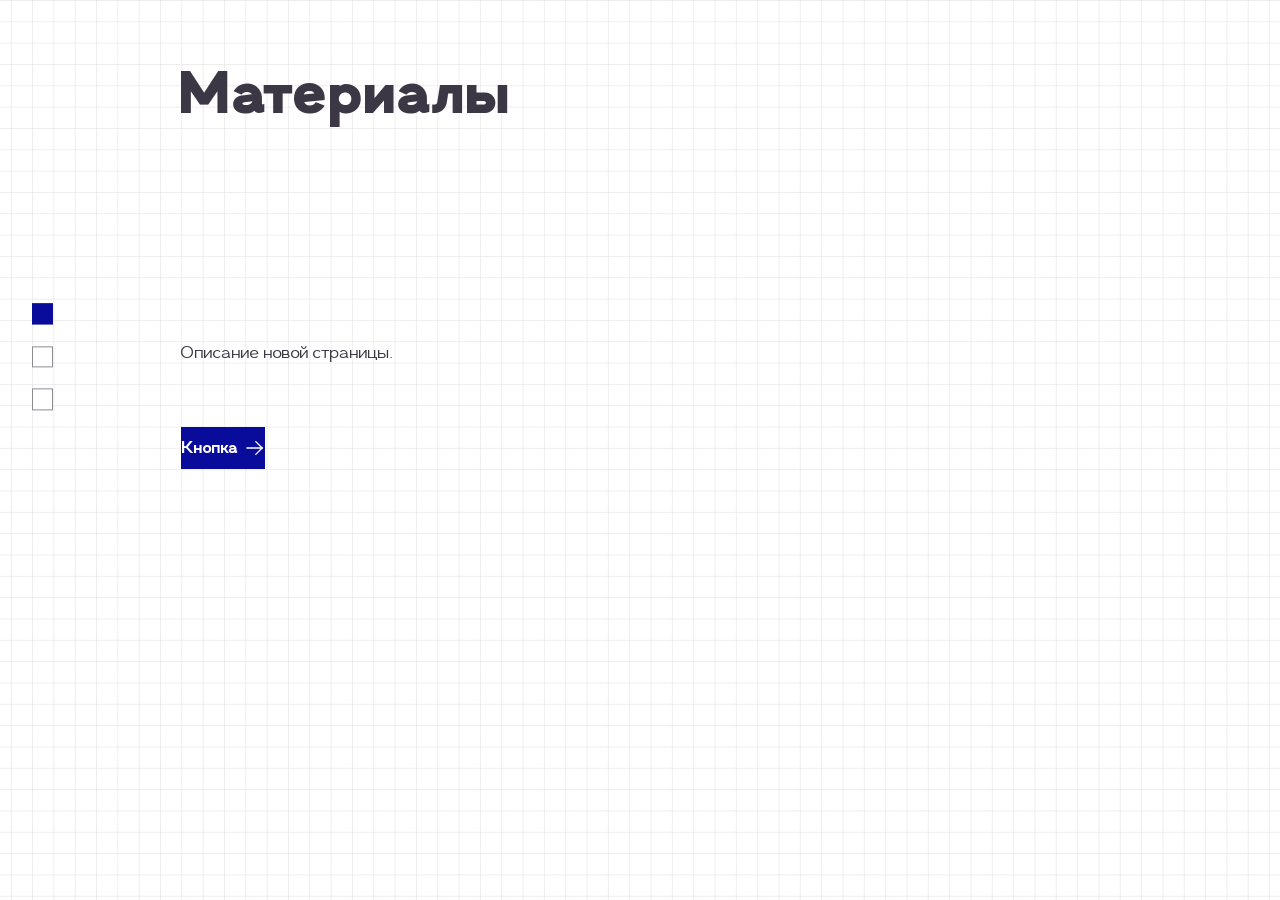
<file: materials.html>
<!doctype html>
<html lang="ru" class="smart-collisions-pending" data-smart-collisions-enabled="true">
<head>
  <meta charset="utf-8">
  <meta name="viewport" content="width=device-width, initial-scale=1">
  <title>Материалы</title>
  <link rel="stylesheet" href="hero.css">
</head>
<body>
  <div id="allrecords" class="site-page">
    <main class="hero" id="home" aria-label="Материалы">
      <nav class="hero__nav" aria-label="Навигация">
        <ul class="hero__ticks snap" style="--y: 8;">
          <li><a class="hero__nav-dot is-active" href="#home" aria-current="page"><span class="hero__tooltip">Материалы</span></a></li>
          <li><a class="hero__nav-dot" href="index.html"><span class="hero__tooltip">Главная</span></a></li>
          <li><a class="hero__nav-dot" href="visual.html"><span class="hero__tooltip">Визуальный блок</span></a></li>
        </ul>
      </nav>
      <section class="hero__work" aria-label="Рабочая зона">
        <h1 class="hero__title snap" style="--x: 0; --y: 3;">Материалы</h1>
        <p class="hero__lead snap snap-bottom" style="--x: 0; --y: 16;">Описание новой страницы.</p>
        <button class="hero__button hero__button--primary snap" type="button" style="--x: 0; --y: 20;">Кнопка <span class="hero__button-arrow" aria-hidden="true"></span></button>
      </section>
    </main>
  </div>
  <div class="page-transition" id="page-transition" aria-hidden="true">
    <div class="page-transition__panel"></div><div class="page-transition__panel"></div><div class="page-transition__panel"></div><div class="page-transition__panel"></div>
    <span class="page-transition__label">УниВенд</span>
  </div>
  <script src="smart-collisions.js" data-smart-collisions-runtime="true" defer></script>
  <script>
    (function () {
      let grid = document.getElementById('grid-32-underlay');
      if (!grid) { grid = document.createElement('div'); grid.id = 'grid-32-underlay'; document.body.insertBefore(grid, document.body.firstChild); }
      function updateGridHeight() {
        const allRecords = document.getElementById('allrecords');
        let contentBottom = allRecords ? allRecords.getBoundingClientRect().bottom + window.pageYOffset : document.documentElement.clientHeight;
        const workSections = document.querySelectorAll('.visual-section__work, .hero__work');
        workSections.forEach(function (sec) {
          const secBottom = sec.getBoundingClientRect().bottom + window.pageYOffset;
          if (secBottom > contentBottom) contentBottom = secBottom;
        });
        grid.style.height = Math.ceil(Math.max(contentBottom, window.innerHeight)) + 'px';
      }
      function updateGrid() { document.body.style.setProperty('padding-top', '0', 'important'); document.body.style.setProperty('overflow-x', 'hidden', 'important'); grid.style.setProperty('display', 'block', 'important'); updateGridHeight(); }
      window.addEventListener('load', updateGrid); window.addEventListener('resize', updateGrid); setTimeout(updateGrid, 200); setTimeout(updateGrid, 800);
      if (typeof ResizeObserver !== 'undefined') {
        const observer = new ResizeObserver(function () { updateGridHeight(); });
        observer.observe(document.body);
        document.querySelectorAll('.visual-section__work, .hero__work').forEach(function (work) { observer.observe(work); });
      }
    })();
  </script>
</body>
</html>
</file>
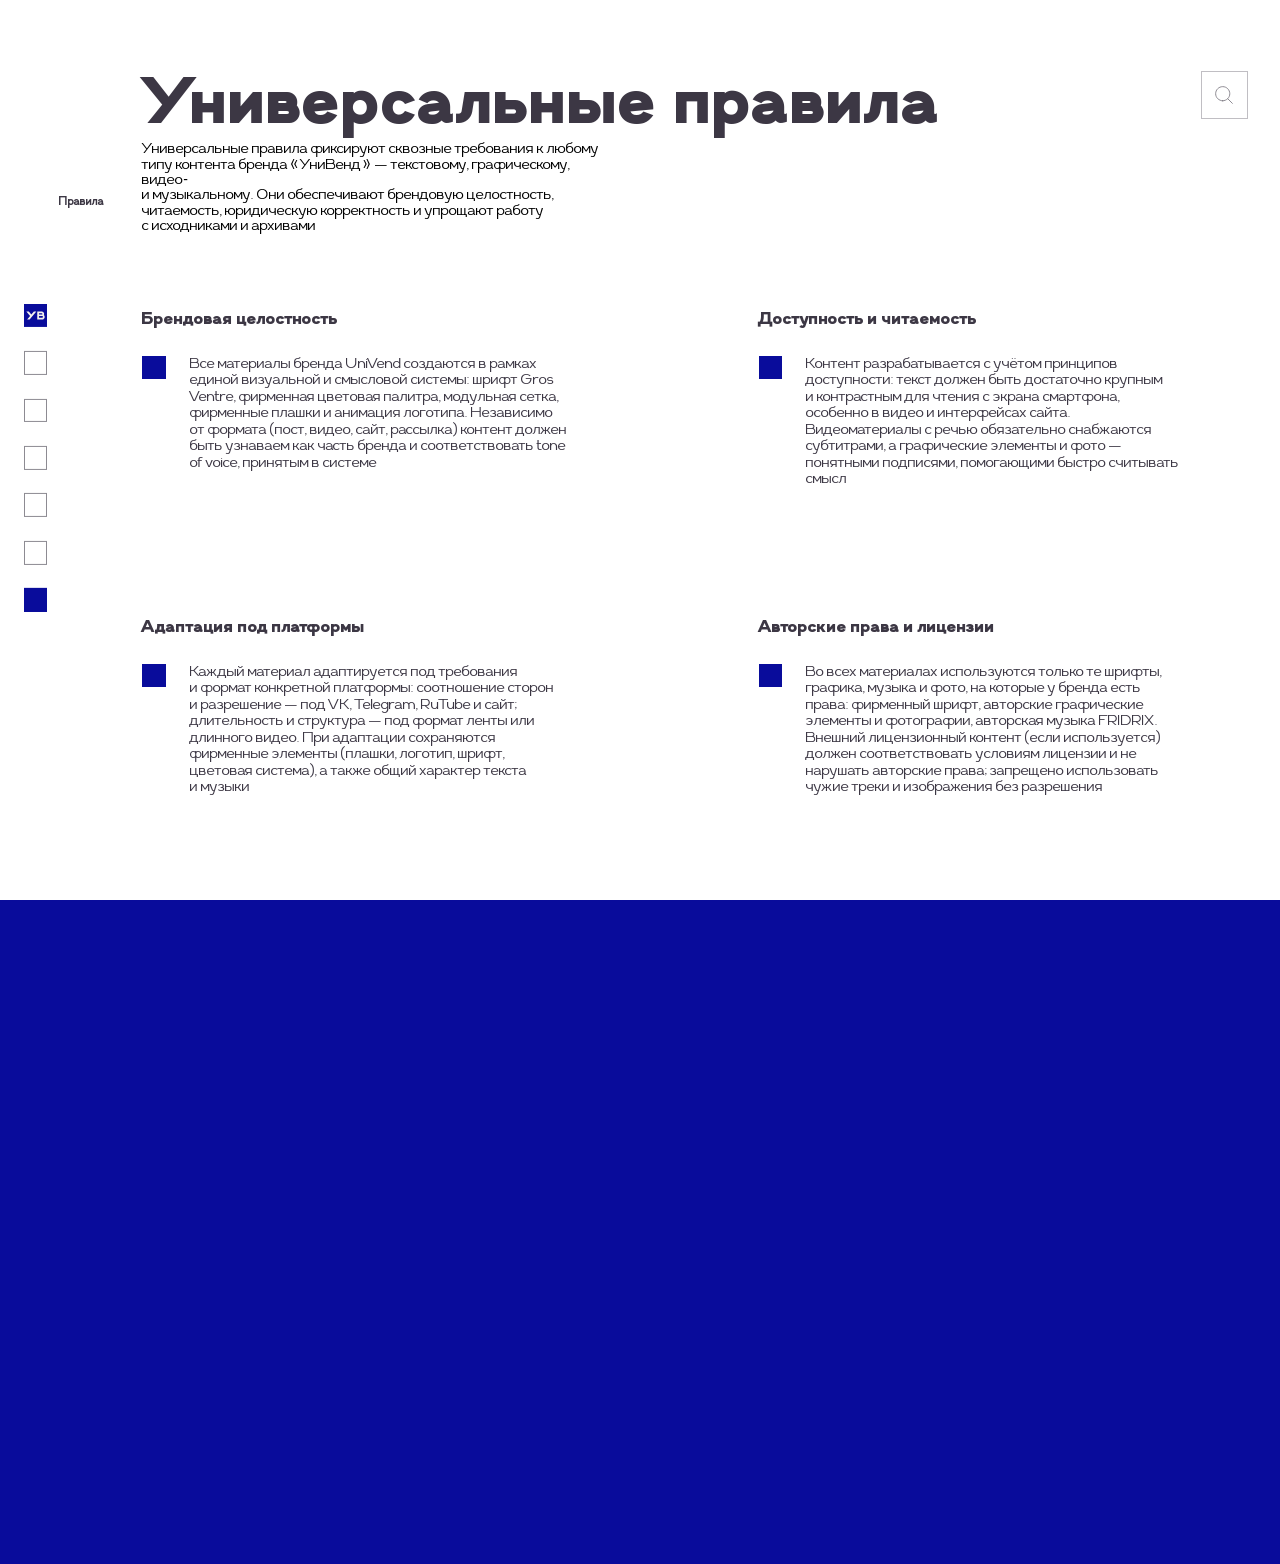
<file: rules.html>
<!doctype html>
<html lang="ru">

<head>
  <meta charset="utf-8">
  <meta name="viewport" content="width=device-width, initial-scale=1">
  <title>Универсальные правила — УниВенд</title>
  <link rel="icon" type="image/png" href="favicon.png">
  <link rel="stylesheet" href="hero.css">
  <link rel="stylesheet" href="visual.css">
  <link rel="stylesheet" href="types.css">
  <link rel="stylesheet" href="rules.css">
</head>

<body>
  <button class="visual-section__burger" id="page-burger" type="button" aria-label="Открыть меню" aria-expanded="false"
    aria-controls="page-nav">
    <span></span><span></span><span></span>
  </button>
  <div id="allrecords" class="site-page">
    <main class="visual-section subpage-section rules-section" aria-label="Универсальные правила">
      <nav class="visual-section__nav" id="page-nav" aria-label="Навигация раздела">
        <ul class="hero__ticks visual-section__dots snap">
          <li>
            <a class="hero__nav-dot hero__nav-dot--home" href="index.html">
              <img class="hero__nav-logo" src="logoty%5Be.svg" alt="">
              <span class="hero__tooltip">Главная</span>
            </a>
          </li>
          <li>
            <a class="hero__nav-dot" href="system.html">
              <span class="hero__tooltip">Система контента</span>
            </a>
          </li>
          <li>
            <a class="hero__nav-dot" href="types.html">
              <span class="hero__tooltip">Типы контента</span>
            </a>
          </li>
          <li>
            <a class="hero__nav-dot" href="visual.html">
              <span class="hero__tooltip">Графический контент</span>
            </a>
          </li>
          <li>
            <a class="hero__nav-dot" href="video.html">
              <span class="hero__tooltip">Видео-контент</span>
            </a>
          </li>
          <li>
            <a class="hero__nav-dot" href="music.html">
              <span class="hero__tooltip">Музыкальный контент</span>
            </a>
          </li>
          <li>
            <a class="hero__nav-dot is-active" href="rules.html" aria-current="page">
              <span class="hero__tooltip">Универсальные правила</span>
            </a>
          </li>
        </ul>

        <ul class="visual-section__subnav snap" style="--y: 8;">
          <li class="is-current" data-target="rules-block">Правила</li>
        </ul>
      </nav>

      <section class="visual-section__work" aria-label="Рабочая зона">
        <h1 class="visual-section__title snap" style="--x: 0; --y: 3;">Универсальные правила</h1>

        <p class="visual-section__lead snap" style="--x: 0; --y: 6;">Универсальные правила фиксируют сквозные требования
          к&nbsp;любому типу контента бренда «УниВенд» — текстовому, графическому,
          видео‑ <br>и&nbsp;музыкальному. Они обеспечивают брендовую целостность, читаемость, юридическую корректность и&nbsp;упрощают
          работу <br>с&nbsp;исходниками и&nbsp;архивами</p>

        <label class="hero__search visual-section__search">
          <img class="hero__search-icon" src="heropage/img/sertch.svg" alt="" aria-hidden="true">
          <input type="search" placeholder="Найдите раздел, канал, шаблон">
        </label>

        <section id="rules-block" class="rules-grid snap" style="--x: 0; --y: 13;" aria-label="Правила">
          <article class="rules-card">
            <h2 class="rules-card__title">Брендовая целостность</h2>
            <div class="rules-card__body">
              <span class="rules-card__bullet" aria-hidden="true"></span>
              <p class="rules-card__text">Все материалы бренда UniVend создаются в&nbsp;рамках единой визуальной и&nbsp;смысловой
                системы: шрифт Gros Ventre, фирменная цветовая палитра, модульная сетка, фирменные плашки и&nbsp;анимация
                логотипа. Независимо от&nbsp;формата (пост, видео, сайт, рассылка) контент должен быть узнаваем как часть
                бренда и&nbsp;соответствовать tone of voice, принятым в&nbsp;системе</p>
            </div>
          </article>

          <article class="rules-card">
            <h2 class="rules-card__title">Доступность и читаемость</h2>
            <div class="rules-card__body">
              <span class="rules-card__bullet" aria-hidden="true"></span>
              <p class="rules-card__text">Контент разрабатывается с&nbsp;учётом принципов доступности: текст должен быть
                достаточно крупным и&nbsp;контрастным для&nbsp;чтения с&nbsp;экрана смартфона, особенно в&nbsp;видео и&nbsp;интерфейсах сайта.
                Видеоматериалы с&nbsp;речью обязательно снабжаются субтитрами, а&nbsp;графические элементы и&nbsp;фото — понятными
                подписями, помогающими быстро считывать смысл</p>
            </div>
          </article>

          <article class="rules-card">
            <h2 class="rules-card__title">Адаптация под платформы</h2>
            <div class="rules-card__body">
              <span class="rules-card__bullet" aria-hidden="true"></span>
              <p class="rules-card__text">Каждый материал адаптируется под&nbsp;требования и&nbsp;формат конкретной платформы:
                соотношение сторон и&nbsp;разрешение — под&nbsp;VK, Telegram, RuTube и&nbsp;сайт; длительность и&nbsp;структура — под&nbsp;формат
                ленты или длинного видео. При адаптации сохраняются фирменные элементы (плашки, логотип, шрифт, цветовая
                система), а&nbsp;также общий характер текста и&nbsp;музыки</p>
            </div>
          </article>

          <article class="rules-card">
            <h2 class="rules-card__title">Авторские права и лицензии</h2>
            <div class="rules-card__body">
              <span class="rules-card__bullet" aria-hidden="true"></span>
              <p class="rules-card__text">Во&nbsp;всех материалах используются только те шрифты, графика, музыка и&nbsp;фото,
                на&nbsp;которые у&nbsp;бренда есть права: фирменный шрифт, авторские графические элементы и&nbsp;фотографии, авторская
                музыка FRIDRIX. Внешний лицензионный контент (если используется) должен соответствовать условиям
                лицензии и&nbsp;не нарушать авторские права; запрещено использовать чужие треки и&nbsp;изображения без&nbsp;разрешения
              </p>
            </div>
          </article>

          <article class="rules-card rules-card--file">
            <h2 class="rules-card__title">Именование файлов</h2>
            <div class="rules-card__body">
              <span class="rules-card__bullet" aria-hidden="true"></span>
              <p class="rules-card__text">Файлы исходников и&nbsp;экспортов именуются по&nbsp;единой схеме, включающей тип
                материала, платформу, рубрику/формат и&nbsp;версию.</p>
            </div>
            <p class="rules-card__example">
              <span>Пример:</span>
              <code>video_vk_pov_asmr_v01.mp4</code>
            </p>
          </article>

          <article class="rules-card">
            <h2 class="rules-card__title">Хранение и архивирование</h2>
            <div class="rules-card__body">
              <span class="rules-card__bullet" aria-hidden="true"></span>
              <p class="rules-card__text">Исходные материалы (Figma-макеты, проекты AE/PR, исходные аудиофайлы FL)
                хранятся в&nbsp;структурированной системе: по&nbsp;проектам, типам контента и&nbsp;датам. Для&nbsp;каждого финального
                материала сохраняются: исходник (редактируемый файл), финальный экспорт (готовый к&nbsp;публикации файл)
                и&nbsp;при&nbsp;необходимости — промежуточные версии</p>
            </div>
          </article>

          <article class="rules-card">
            <h2 class="rules-card__title">Проверка качества перед публикацией</h2>
            <div class="rules-card__body">
              <span class="rules-card__bullet" aria-hidden="true"></span>
              <p class="rules-card__text">Перед публикацией любой материал проходит проверку по&nbsp;чек-листу: соответствие
                бренд-гайду, читаемость текста, корректный формат и&nbsp;разрешение, отсутствие орфографических ошибок
                и&nbsp;технических артефактов. Для&nbsp;видео отдельно проверяются: наличие плашки формата, анимированного
                логотипа-водяного знака, субтитров (при&nbsp;наличии речи), корректная громкость музыки и&nbsp;чёткий финальный
                CTA</p>
            </div>
          </article>
        </section>
      </section>
    </main>
  </div>

  <div class="page-transition" id="page-transition" aria-hidden="true">
    <div class="page-transition__panel"></div>
    <div class="page-transition__panel"></div>
    <div class="page-transition__panel"></div>
    <div class="page-transition__panel"></div>
    <div class="page-transition__panel"></div>
    <div class="page-transition__panel"></div>
    <div class="page-transition__panel"></div>
    <div class="page-transition__panel"></div>
    <span class="page-transition__label">УниВенд</span>
  </div>

  <script src="search.js"></script>
  <script src="subpage.js"></script>
</body>

</html>
</file>
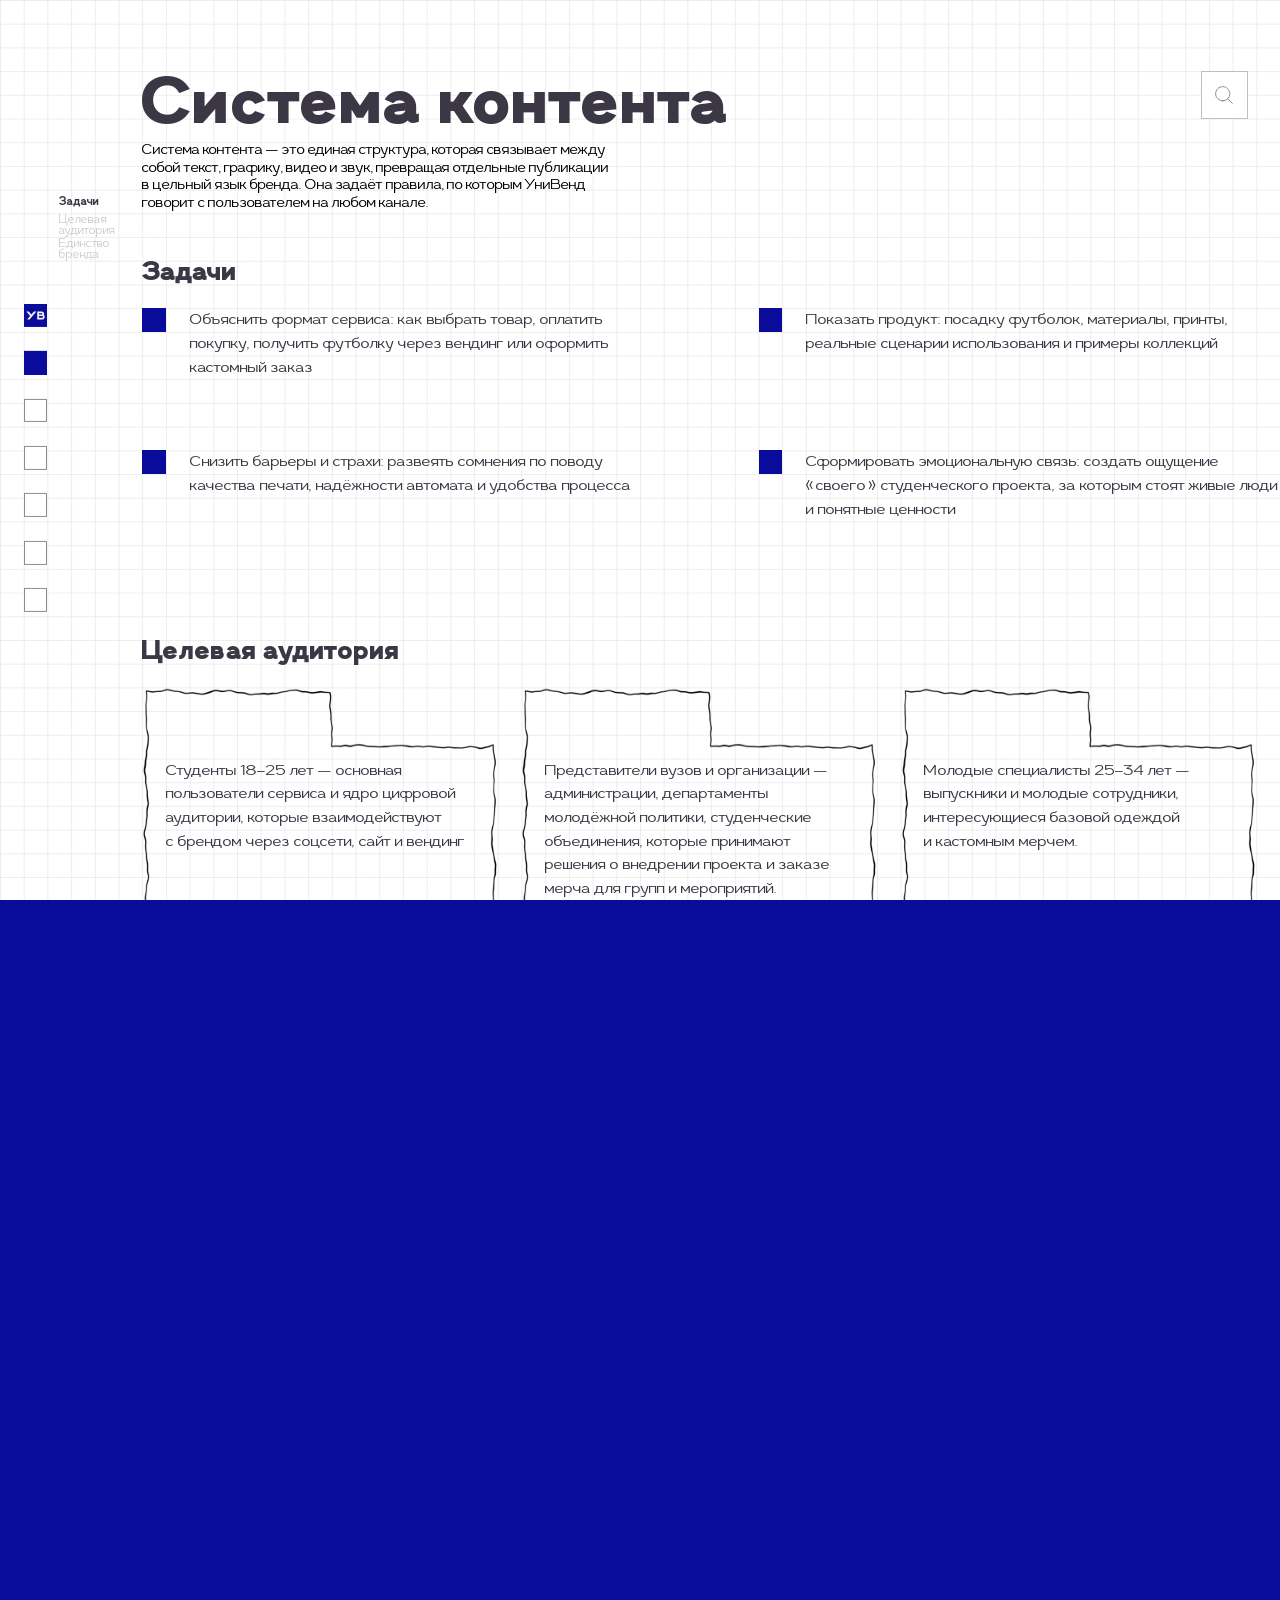
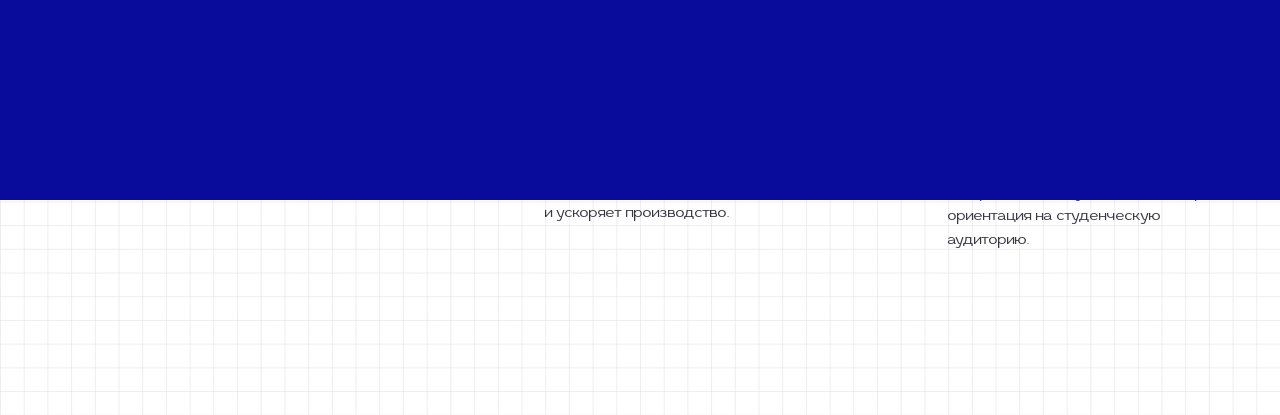
<file: system.html>
<!doctype html>
<html lang="ru">

<head>
  <meta charset="utf-8">
  <meta name="viewport" content="width=device-width, initial-scale=1">
  <title>Система контента — УниВенд</title>
  <link rel="icon" type="image/png" href="favicon.png">
  <link rel="stylesheet" href="hero.css">
  <link rel="stylesheet" href="visual.css">
  <link rel="stylesheet" href="types.css">
  <link rel="stylesheet" href="system.css">
</head>

<body>
  <button class="visual-section__burger" id="page-burger" type="button" aria-label="Открыть меню" aria-expanded="false" aria-controls="page-nav">
    <span></span><span></span><span></span>
  </button>
  <div id="allrecords" class="site-page">
    <main class="visual-section subpage-section system-section" aria-label="Система контента">
      <nav class="visual-section__nav" id="page-nav" aria-label="Навигация раздела">
        <ul class="hero__ticks visual-section__dots snap">
          <li>
            <a class="hero__nav-dot hero__nav-dot--home" href="index.html">
              <img class="hero__nav-logo" src="logoty%5Be.svg" alt="">
              <span class="hero__tooltip">Главная</span>
            </a>
          </li>
          <li>
            <a class="hero__nav-dot is-active" href="system.html" aria-current="page">
              <span class="hero__tooltip">Система контента</span>
            </a>
          </li>
          <li>
            <a class="hero__nav-dot" href="types.html">
              <span class="hero__tooltip">Типы контента</span>
            </a>
          </li>
          <li>
            <a class="hero__nav-dot" href="visual.html">
              <span class="hero__tooltip">Графический контент</span>
            </a>
          </li>
          <li>
            <a class="hero__nav-dot" href="video.html">
              <span class="hero__tooltip">Видео-контент</span>
            </a>
          </li>
          <li>
            <a class="hero__nav-dot" href="music.html">
              <span class="hero__tooltip">Музыкальный контент</span>
            </a>
          </li>
          <li>
            <a class="hero__nav-dot" href="rules.html">
              <span class="hero__tooltip">Универсальные правила</span>
            </a>
          </li>
        </ul>

        <ul class="visual-section__subnav snap" style="--y: 8;">
          <li class="is-current" data-target="block-1">Задачи</li>
          <li data-target="block-2">Целевая<br> аудитория</li>
          <li data-target="block-3">Единство <br> бренда</li>
        </ul>
      </nav>

      <section class="visual-section__work" aria-label="Рабочая зона">
        <h1 class="visual-section__title snap" style="--x: 0; --y: 3;">Система контента</h1>

        <p class="visual-section__lead snap" style="--x: 0; --y: 6;">Система контента — это единая структура, которая связывает между собой текст, графику, видео и звук, превращая отдельные публикации в цельный язык бренда. Она задаёт правила, по которым УниВенд говорит с пользователем на любом канале.</p>

        <label class="hero__search visual-section__search">
          <img class="hero__search-icon" src="heropage/img/sertch.svg" alt="" aria-hidden="true">
          <input type="search" placeholder="Найдите раздел, канал, шаблон">
        </label>

        <div class="system-stack snap" style="--x: 0; --y: 11;">
          <section id="block-1" class="system-tasks" aria-labelledby="system-tasks-heading">
            <h2 id="system-tasks-heading" class="system-tasks__heading">Задачи</h2>
            <div class="system-tasks__grid">
              <div class="system-tasks__item">
                <span class="system-tasks__bullet" aria-hidden="true"></span>
                <p class="system-tasks__text">Объяснить формат сервиса: как выбрать товар, оплатить покупку, получить футболку через вендинг или оформить кастомный заказ</p>
              </div>
              <div class="system-tasks__item">
                <span class="system-tasks__bullet" aria-hidden="true"></span>
                <p class="system-tasks__text">Показать продукт: посадку футболок, материалы, принты, реальные сценарии использования и примеры коллекций</p>
              </div>
              <div class="system-tasks__item">
                <span class="system-tasks__bullet" aria-hidden="true"></span>
                <p class="system-tasks__text">Снизить барьеры и страхи: развеять сомнения по поводу качества печати, надёжности автомата и удобства процесса</p>
              </div>
              <div class="system-tasks__item">
                <span class="system-tasks__bullet" aria-hidden="true"></span>
                <p class="system-tasks__text">Сформировать эмоциональную связь: создать ощущение «своего» студенческого проекта, за которым стоят живые люди и понятные ценности</p>
              </div>
            </div>
          </section>

          <div class="system-stack__gap" aria-hidden="true"></div>

          <section id="block-2" class="system-audiences" aria-labelledby="system-audiences-heading">
            <h2 id="system-audiences-heading" class="visual-section__block-title types-block-title system-audiences__title">Целевая аудитория</h2>
            <div class="system-audiences__columns">
              <div class="system-audiences__card">
                <img class="system-audiences__frame" src="system/colomn.png" alt="" aria-hidden="true">
                <p class="system-audiences__text">Студенты 18–25 лет — основная пользователи сервиса и&nbsp;ядро цифровой аудитории, которые взаимодействуют с&nbsp;брендом через соцсети, сайт и&nbsp;вендинг</p>
              </div>
              <div class="system-audiences__card">
                <img class="system-audiences__frame" src="system/colomn.png" alt="" aria-hidden="true">
                <p class="system-audiences__text">Представители вузов и&nbsp;организации — администрации, департаменты молодёжной политики, студенческие объединения, которые принимают решения о&nbsp;внедрении проекта и&nbsp;заказе мерча для групп и&nbsp;мероприятий.</p>
              </div>
              <div class="system-audiences__card">
                <img class="system-audiences__frame" src="system/colomn.png" alt="" aria-hidden="true">
                <p class="system-audiences__text">Молодые специалисты 25–34 лет — выпускники и&nbsp;молодые сотрудники, интересующиеся базовой одеждой <br>и&nbsp;кастомным мерчем.</p>
              </div>
            </div>

            <div class="system-ca-slider" id="system-ca-slider" data-ca-slider>
              <div class="system-ca-slider__slides">
                <div class="system-ca-slider__slide is-active" id="system-ca-slide-0" role="tabpanel" data-slide="0" aria-labelledby="system-ca-bullet-0" aria-hidden="false">
                  <div class="system-ca-slider__row">
                    <div class="system-ca-slider__col">
                      <div class="system-ca-slider__hdr">Аудитория</div>
                      <div class="system-ca-slider__card">
                        <img class="system-ca-slider__frame" src="system/ktekta.png" alt="" aria-hidden="true">
                        <p class="system-ca-slider__body">Студенты/покупатели</p>
                      </div>
                    </div>
                    <div class="system-ca-slider__col">
                      <div class="system-ca-slider__hdr">Задача контента</div>
                      <div class="system-ca-slider__card">
                        <img class="system-ca-slider__frame" src="system/ktekta.png" alt="" aria-hidden="true">
                        <p class="system-ca-slider__body">Объяснить, как купить и&nbsp;как выбрать размер/принт</p>
                      </div>
                    </div>
                    <div class="system-ca-slider__col">
                      <div class="system-ca-slider__hdr">Подходящий&nbsp;контент</div>
                      <div class="system-ca-slider__card">
                        <img class="system-ca-slider__frame" src="system/ktekta.png" alt="" aria-hidden="true">
                        <p class="system-ca-slider__body">Образовательно-информационные ролики, инструкции, FAQ-посты</p>
                      </div>
                    </div>
                  </div>
                </div>
                <div class="system-ca-slider__slide" id="system-ca-slide-1" role="tabpanel" data-slide="1" aria-labelledby="system-ca-bullet-1" aria-hidden="true">
                  <div class="system-ca-slider__row">
                    <div class="system-ca-slider__col">
                      <div class="system-ca-slider__hdr">Аудитория</div>
                      <div class="system-ca-slider__card">
                        <img class="system-ca-slider__frame" src="system/ktekta.png" alt="" aria-hidden="true">
                        <p class="system-ca-slider__body">Молодые специалисты</p>
                      </div>
                    </div>
                    <div class="system-ca-slider__col">
                      <div class="system-ca-slider__hdr">Задача контента</div>
                      <div class="system-ca-slider__card">
                        <img class="system-ca-slider__frame" src="system/ktekta.png" alt="" aria-hidden="true">
                        <p class="system-ca-slider__body">Показать качество и&nbsp;универсальность продукта</p>
                      </div>
                    </div>
                    <div class="system-ca-slider__col">
                      <div class="system-ca-slider__hdr">Подходящий&nbsp;контент</div>
                      <div class="system-ca-slider__card">
                        <img class="system-ca-slider__frame" src="system/ktekta.png" alt="" aria-hidden="true">
                        <p class="system-ca-slider__body">Продуктовые посты, обзоры коллекций, фото и&nbsp;видео демонстрация футболок</p>
                      </div>
                    </div>
                  </div>
                </div>
                <div class="system-ca-slider__slide" id="system-ca-slide-2" role="tabpanel" data-slide="2" aria-labelledby="system-ca-bullet-2" aria-hidden="true">
                  <div class="system-ca-slider__row">
                    <div class="system-ca-slider__col">
                      <div class="system-ca-slider__hdr">Аудитория</div>
                      <div class="system-ca-slider__card">
                        <img class="system-ca-slider__frame" src="system/ktekta.png" alt="" aria-hidden="true">
                        <p class="system-ca-slider__body">Администрации вузов, структуры</p>
                      </div>
                    </div>
                    <div class="system-ca-slider__col">
                      <div class="system-ca-slider__hdr">Задача контента</div>
                      <div class="system-ca-slider__card">
                        <img class="system-ca-slider__frame" src="system/ktekta.png" alt="" aria-hidden="true">
                        <p class="system-ca-slider__body">Показать серьёзность проекта и&nbsp;готовность к&nbsp;внедрению</p>
                      </div>
                    </div>
                    <div class="system-ca-slider__col">
                      <div class="system-ca-slider__hdr">Подходящий&nbsp;контент</div>
                      <div class="system-ca-slider__card">
                        <img class="system-ca-slider__frame" src="system/ktekta.png" alt="" aria-hidden="true">
                        <p class="system-ca-slider__body">Длинные RuTube-видео, презентационные материалы, кейсы, лендинг</p>
                      </div>
                    </div>
                  </div>
                </div>
                <div class="system-ca-slider__slide" id="system-ca-slide-3" role="tabpanel" data-slide="3" aria-labelledby="system-ca-bullet-3" aria-hidden="true">
                  <div class="system-ca-slider__row">
                    <div class="system-ca-slider__col">
                      <div class="system-ca-slider__hdr">Аудитория</div>
                      <div class="system-ca-slider__card">
                        <img class="system-ca-slider__frame" src="system/ktekta.png" alt="" aria-hidden="true">
                        <p class="system-ca-slider__body">Студобъединения, организаторы</p>
                      </div>
                    </div>
                    <div class="system-ca-slider__col">
                      <div class="system-ca-slider__hdr">Задача контента</div>
                      <div class="system-ca-slider__card">
                        <img class="system-ca-slider__frame" src="system/ktekta.png" alt="" aria-hidden="true">
                        <p class="system-ca-slider__body">Показать удобство заказа мерча для группы</p>
                      </div>
                    </div>
                    <div class="system-ca-slider__col">
                      <div class="system-ca-slider__hdr">Подходящий&nbsp;контент</div>
                      <div class="system-ca-slider__card">
                        <img class="system-ca-slider__frame" src="system/ktekta.png" alt="" aria-hidden="true">
                        <p class="system-ca-slider__body">Кейсы, инструкции по&nbsp;кастомным заказам, примеры коллекций и&nbsp;событий</p>
                      </div>
                    </div>
                  </div>
                </div>
              </div>
              <div class="system-ca-slider__bullets" role="tablist" aria-label="Слайды таблицы целевой аудитории">
                <button class="system-ca-slider__bullet is-active" type="button" role="tab" aria-selected="true" aria-controls="system-ca-slide-0" id="system-ca-bullet-0" data-slide-to="0" title="Слайд 1">
                  <span class="sr-only">Слайд 1</span>
                </button>
                <button class="system-ca-slider__bullet" type="button" role="tab" aria-selected="false" aria-controls="system-ca-slide-1" id="system-ca-bullet-1" data-slide-to="1" title="Слайд 2">
                  <span class="sr-only">Слайд 2</span>
                </button>
                <button class="system-ca-slider__bullet" type="button" role="tab" aria-selected="false" aria-controls="system-ca-slide-2" id="system-ca-bullet-2" data-slide-to="2" title="Слайд 3">
                  <span class="sr-only">Слайд 3</span>
                </button>
                <button class="system-ca-slider__bullet" type="button" role="tab" aria-selected="false" aria-controls="system-ca-slide-3" id="system-ca-bullet-3" data-slide-to="3" title="Слайд 4">
                  <span class="sr-only">Слайд 4</span>
                </button>
              </div>
            </div>
          </section>

          <div class="system-stack__gap" aria-hidden="true"></div>

          <section id="block-3" class="system-brand-principles" aria-labelledby="system-brand-heading">
            <h2 id="system-brand-heading" class="visual-section__block-title types-block-title system-brand-principles__title">
              Принципы единства бренда
            </h2>
            <div class="system-brand-principles__columns">
              <article class="system-brand-principles__column">
                <div class="system-brand-principles__head">
                  <span class="system-brand-principles__bullet" aria-hidden="true"></span>
                  <h3 class="system-brand-principles__subtitle">Единая визуальная система</h3>
                </div>
                <figure class="system-brand-principles__figure">
                  <img class="system-brand-principles__art" src="system/brand/visual.svg" alt="" loading="lazy" decoding="async">
                </figure>
                <p class="system-brand-principles__text">Использование шрифта, фирменной палитры, модульная сетка, бренд-плашек, стикеров и&nbsp;водяного знака во&nbsp;всех типах контента.</p>
              </article>
              <article class="system-brand-principles__column">
                <div class="system-brand-principles__head">
                  <span class="system-brand-principles__bullet" aria-hidden="true"></span>
                  <h3 class="system-brand-principles__subtitle">Единые графические шаблоны</h3>
                </div>
                <figure class="system-brand-principles__figure">
                  <img class="system-brand-principles__art" src="system/brand/graph.svg" alt="" loading="lazy" decoding="async">
                </figure>
                <p class="system-brand-principles__text">Шаблоны для видео, обложек и&nbsp;постов разрабатываются один раз и&nbsp;адаптируются под форматы, что обеспечивает узнаваемость и&nbsp;ускоряет производство.</p>
              </article>
              <article class="system-brand-principles__column">
                <div class="system-brand-principles__head">
                  <span class="system-brand-principles__bullet" aria-hidden="true"></span>
                  <h3 class="system-brand-principles__subtitle">Единый tone of&nbsp;voice</h3>
                </div>
                <figure class="system-brand-principles__figure">
                  <img class="system-brand-principles__art" src="system/brand/tonov.svg" alt="" loading="lazy" decoding="async">
                </figure>
                <p class="system-brand-principles__text">Независимо от&nbsp;площадки (VK, Telegram, RuTube, сайт) сохраняются базовые принципы: простота, конкретность, отсутствие канцелярита, ориентация на&nbsp;студенческую аудиторию.</p>
              </article>
            </div>
          </section>
        </div>
      </section>
    </main>
  </div>

  <div class="page-transition" id="page-transition" aria-hidden="true">
    <div class="page-transition__panel"></div>
    <div class="page-transition__panel"></div>
    <div class="page-transition__panel"></div>
    <div class="page-transition__panel"></div>
    <div class="page-transition__panel"></div>
    <div class="page-transition__panel"></div>
    <div class="page-transition__panel"></div>
    <div class="page-transition__panel"></div>
    <span class="page-transition__label">УниВенд</span>
  </div>

  <script src="search.js"></script>
  <script src="subpage.js"></script>
  <script>
    (function () {
      var root = document.querySelector('[data-ca-slider]');
      if (!root) return;

      root.querySelectorAll('.system-ca-slider__slide:not(.is-active)').forEach(function (p) {
        p.toggleAttribute('inert', true);
      });

      root.addEventListener('click', function (e) {
        var btn = e.target.closest('[data-slide-to]');
        if (!btn || !root.contains(btn)) return;

        var n = btn.getAttribute('data-slide-to');
        if (n === null) return;

        var current = root.querySelector('.system-ca-slider__slide.is-active');
        if (current && current.getAttribute('data-slide') === n) return;

        root.classList.add('system-ca-slider--has-changed-slide');

        root.querySelectorAll('.system-ca-slider__slide').forEach(function (panel) {
          var sel = panel.getAttribute('data-slide') === n;
          panel.classList.toggle('is-active', sel);
          panel.setAttribute('aria-hidden', sel ? 'false' : 'true');
          panel.toggleAttribute('inert', !sel);
        });

        root.querySelectorAll('[data-slide-to]').forEach(function (b) {
          var sel = b.getAttribute('data-slide-to') === n;
          b.classList.toggle('is-active', sel);
          b.setAttribute('aria-selected', sel ? 'true' : 'false');
        });
      });
    })();
  </script>
</body>

</html>
</file>
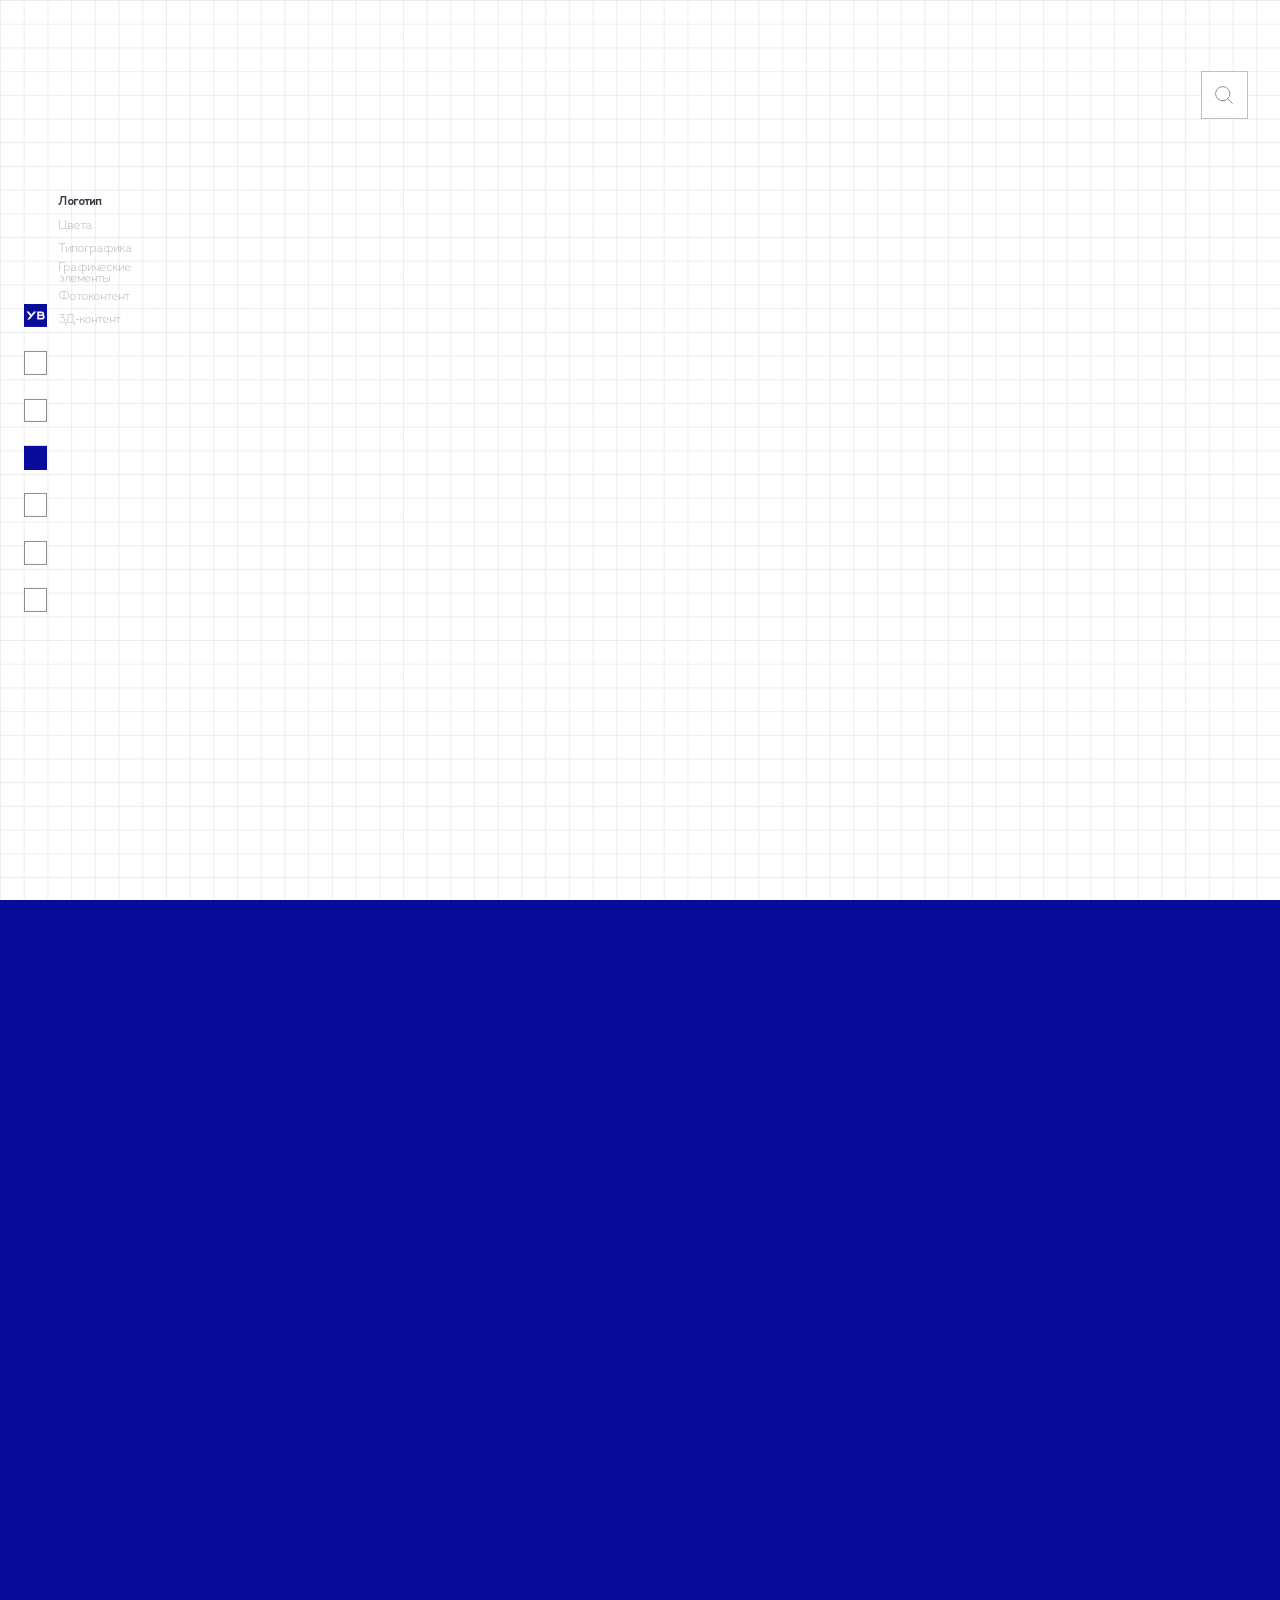
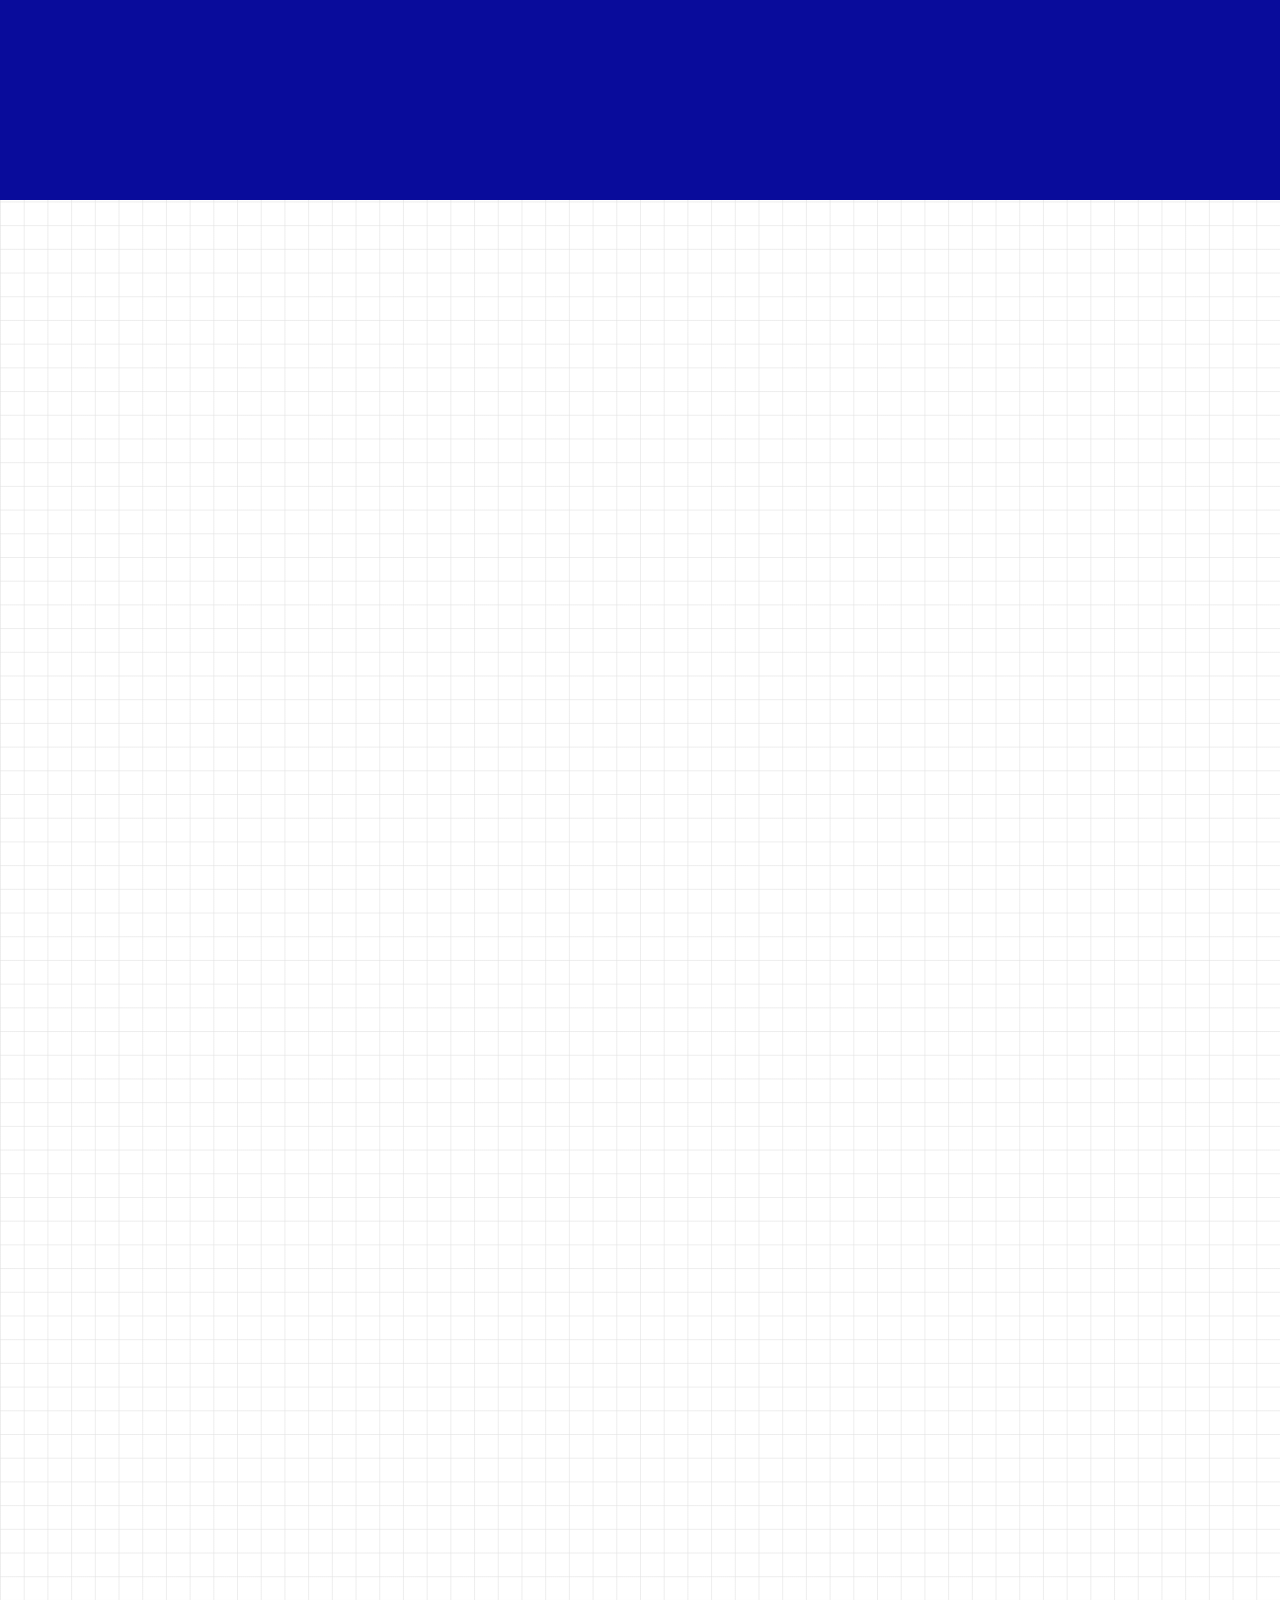
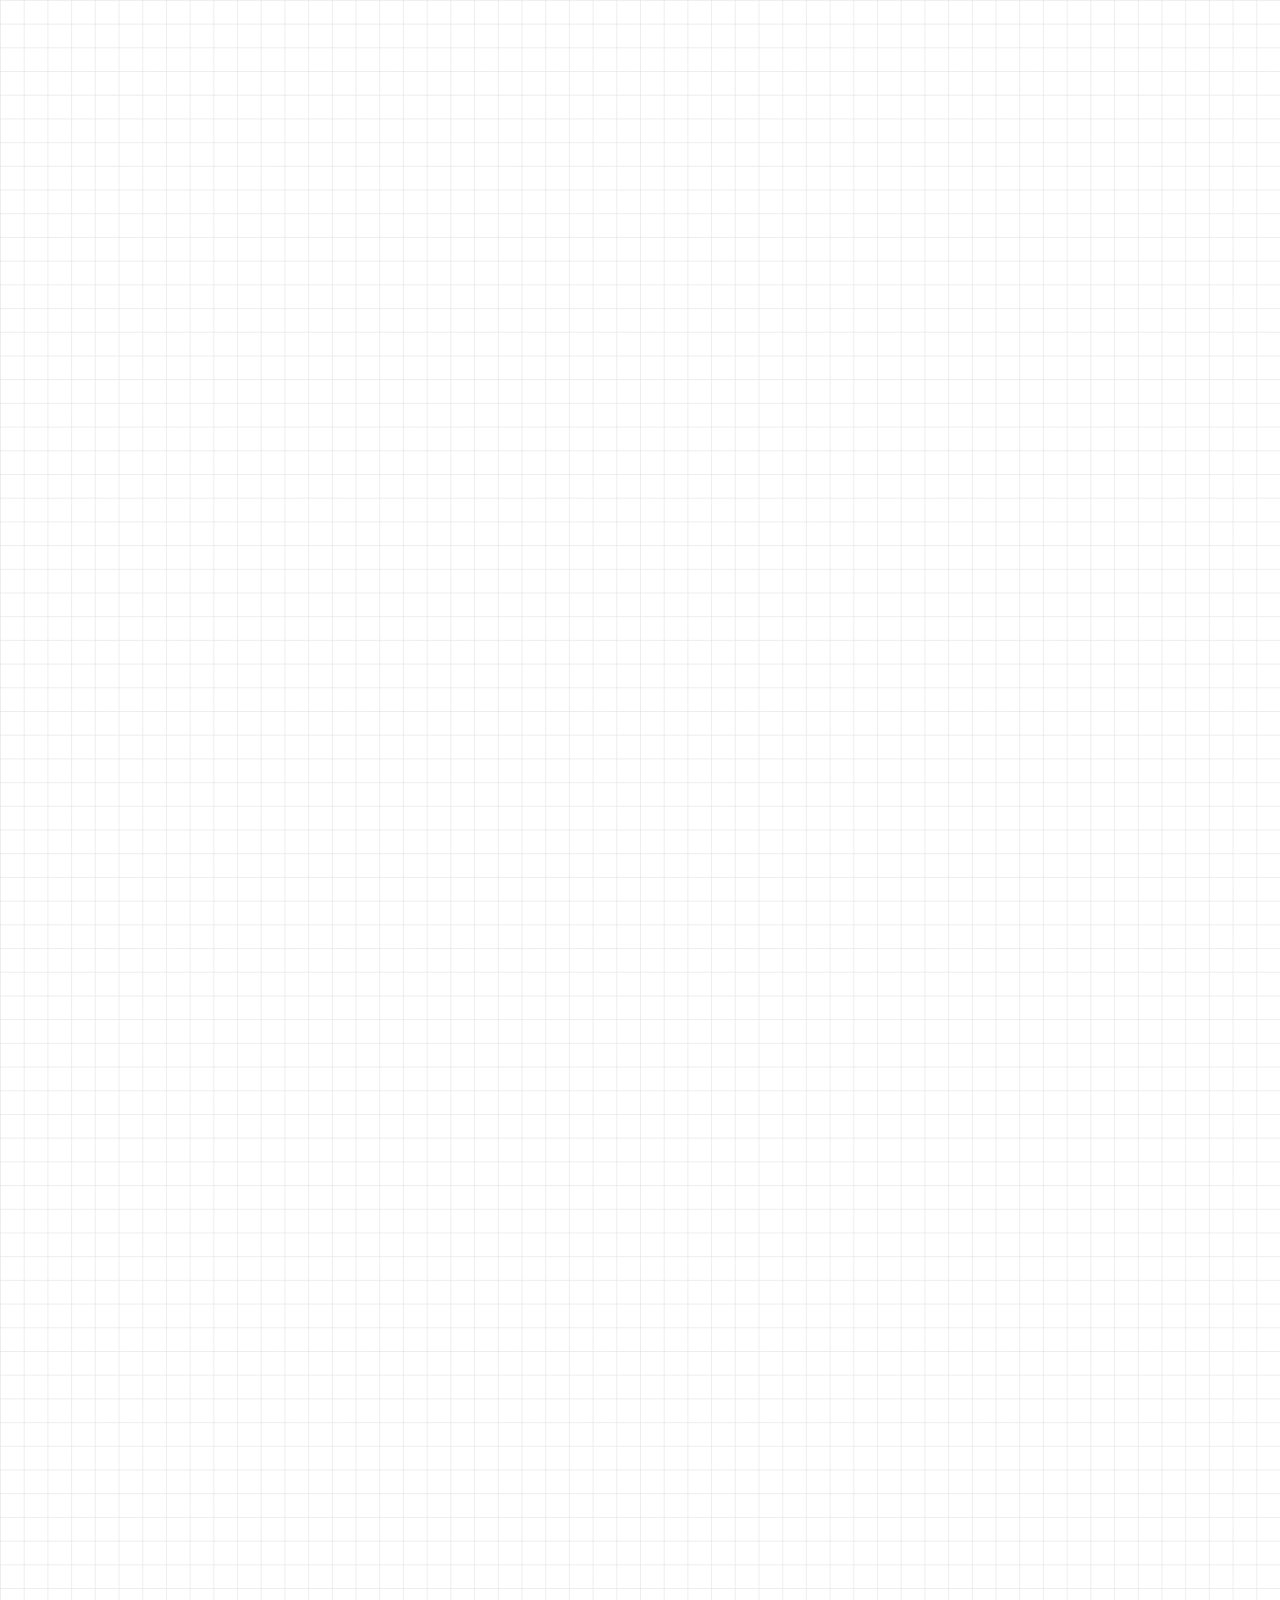
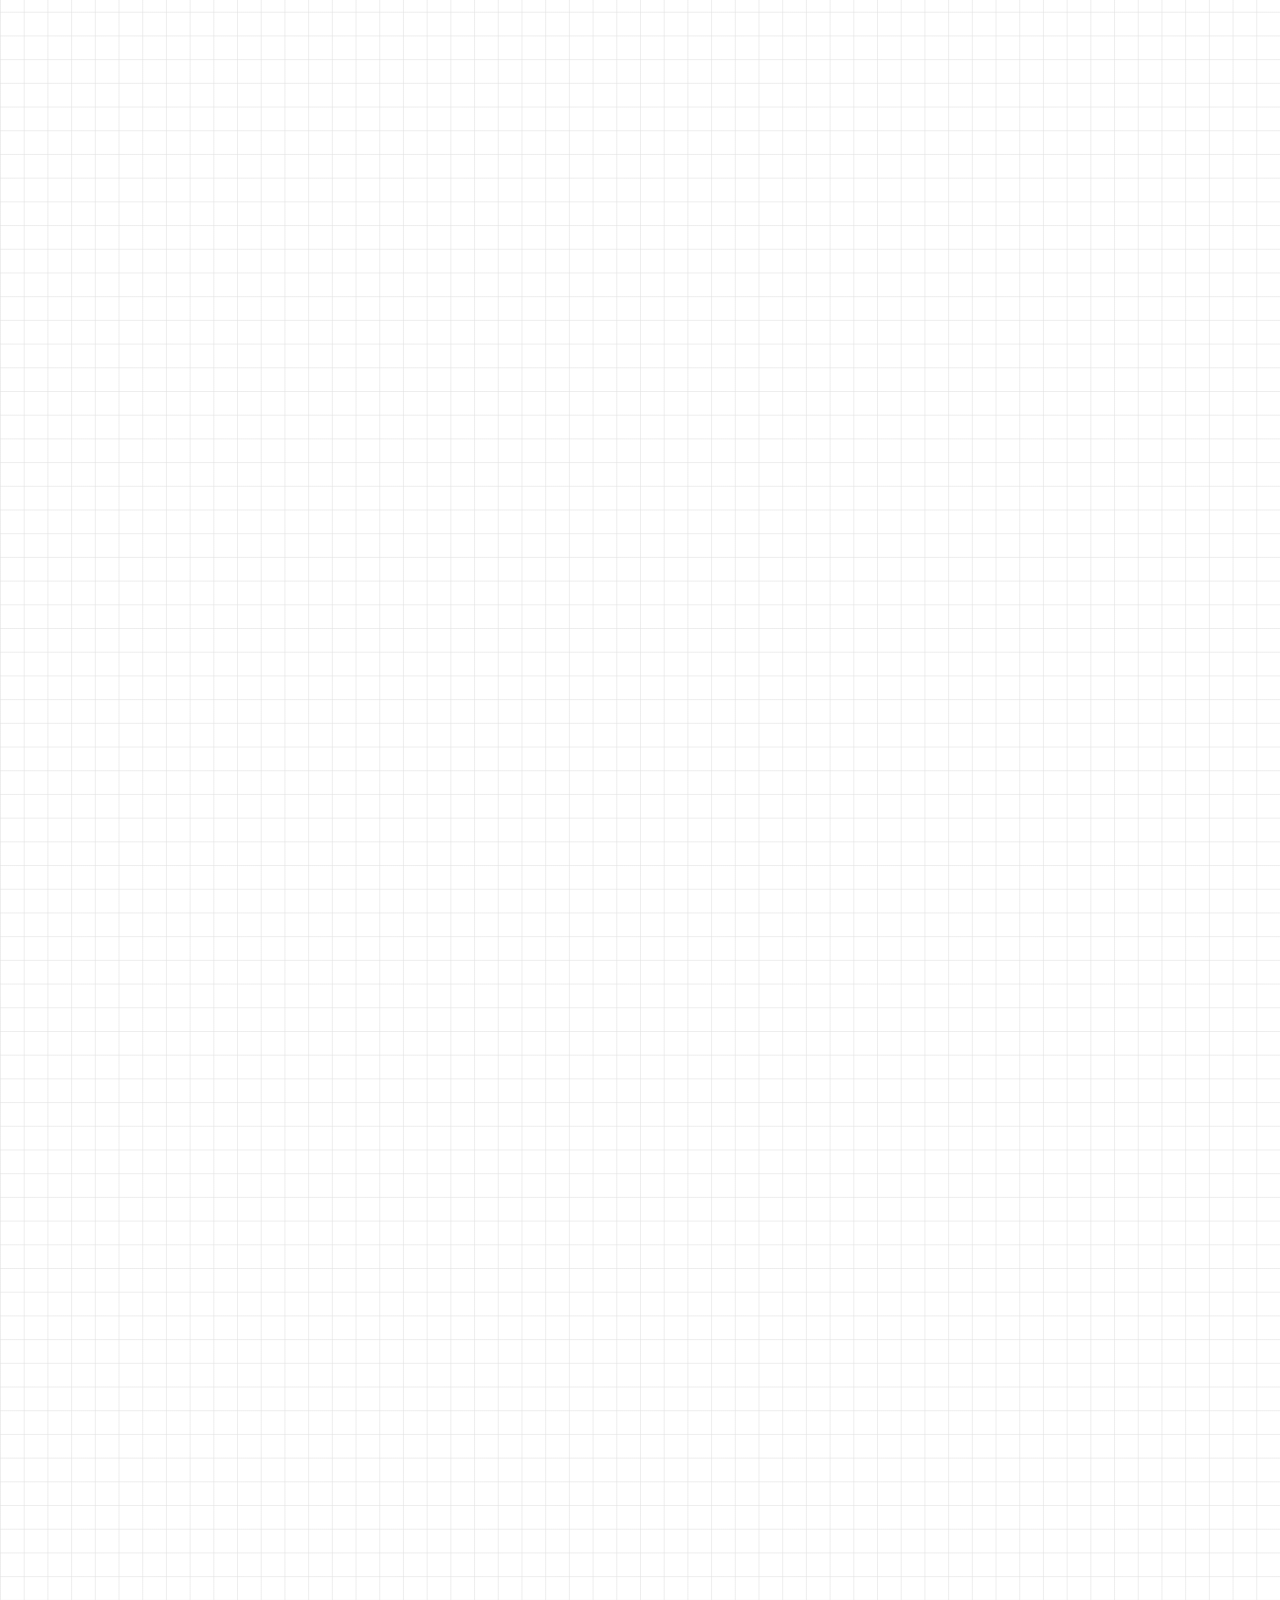
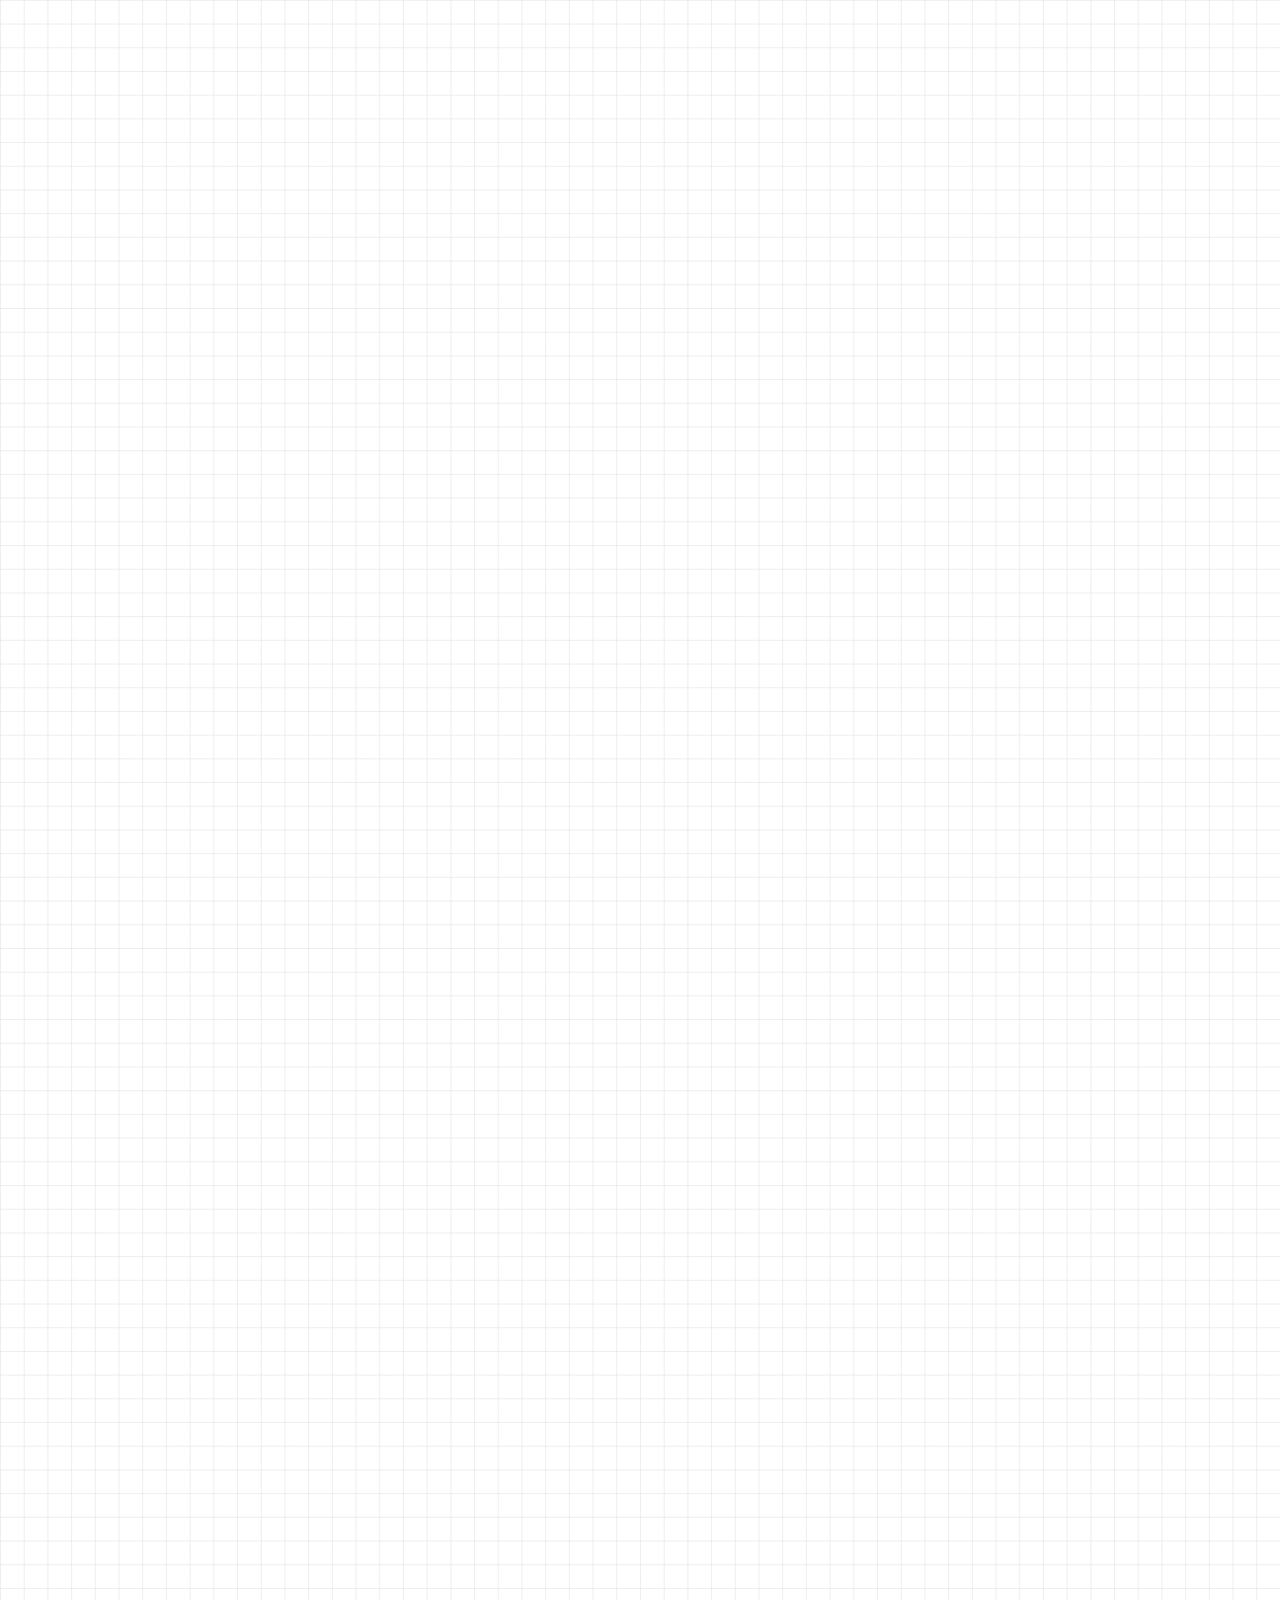
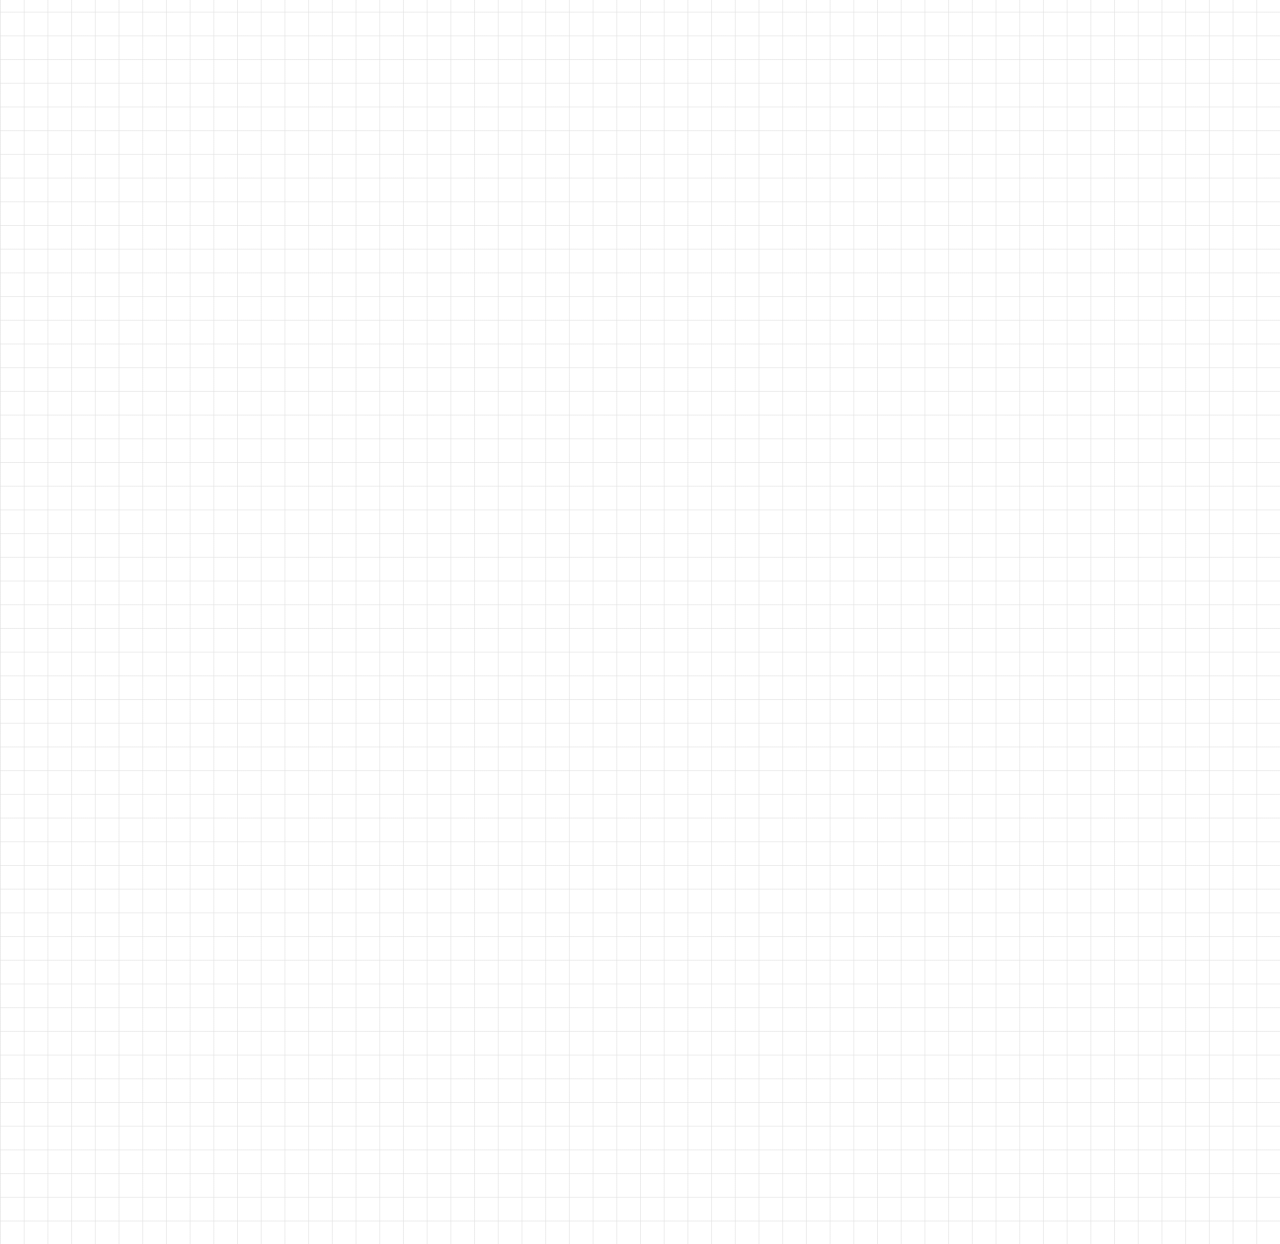
<file: visual.html>
<!doctype html>
<html lang="ru">

<head>
  <meta charset="utf-8">
  <meta name="viewport" content="width=device-width, initial-scale=1">
  <title>Графический контент</title>
  <link rel="icon" type="image/png" href="favicon.png">
  <link rel="stylesheet" href="hero.css">
  <link rel="stylesheet" href="visual.css">
</head>

<body>
  <button class="visual-section__burger" id="visual-burger" type="button" aria-label="Открыть меню" aria-expanded="false" aria-controls="visual-nav">
    <span></span><span></span><span></span>
  </button>
  <div id="allrecords" class="site-page">
    <main class="visual-section visual-page-section" aria-label="Графический контент">
      <nav class="visual-section__nav" id="visual-nav" aria-label="Навигация визуального блока">
        <ul class="hero__ticks visual-section__dots snap">
          <li>
            <a class="hero__nav-dot hero__nav-dot--home" href="index.html">
              <img class="hero__nav-logo" src="logoty%5Be.svg" alt="">
              <span class="hero__tooltip">Главная</span>
            </a>
          </li>
          <li>
            <a class="hero__nav-dot" href="system.html">
              <span class="hero__tooltip">Система контента</span>
            </a>
          </li>
          <li>
            <a class="hero__nav-dot" href="types.html">
              <span class="hero__tooltip">Типы контента</span>
            </a>
          </li>
          <li>
            <a class="hero__nav-dot is-active" href="visual.html" aria-current="page">
              <span class="hero__tooltip">Графический контент</span>
            </a>
          </li>
          <li>
            <a class="hero__nav-dot" href="video.html">
              <span class="hero__tooltip">Видео-контент</span>
            </a>
          </li>
          <li>
            <a class="hero__nav-dot" href="music.html">
              <span class="hero__tooltip">Музыкальный контент</span>
            </a>
          </li>
          <li>
            <a class="hero__nav-dot" href="rules.html">
              <span class="hero__tooltip">Универсальные правила</span>
            </a>
          </li>
        </ul>

        <ul class="visual-section__subnav snap" style="--y: 8;">
          <li class="is-current" data-target="section-logo">Логотип</li>
          <li data-target="section-colors">Цвета</li>
          <li data-target="section-typography">Типографика</li>
          <li data-target="section-graphics">Графические <br> элементы</li>
          <li data-target="section-photo">Фотоконтент</li>
          <li data-target="section-3d">3Д-контент</li>
        </ul>
      </nav>

      <section class="visual-section__work" aria-label="Рабочая зона">
        <h1 class="visual-section__title snap" style="--x: 0; --y: 3;">Графический контент</h1>

        <h2 id="section-logo" class="visual-section__subtitle snap" style="--x: 0; --y:7;">Логотип</h2>

        <p class="visual-section__lead snap" style="--x: ; --y: 9;">В процессе создания были перестроены все буквы для формирования более узнаваемого и цельного визуального образа.</p>

        <label class="hero__search visual-section__search">
          <img class="hero__search-icon" src="heropage/img/sertch.svg" alt="" aria-hidden="true">
          <input type="search" placeholder="Найдите раздел, канал, шаблон">
        </label>

        <div class="visual-section__text-demo snap" style="--x: 0; --y: 11;">
          <div class="visual-section__text-stage">
            <img class="visual-section__grid-image" src="visual/img/setka.svg" alt="" aria-hidden="true">
            <img class="visual-section__text-image" src="visual/img/text.svg" alt="УниВенд. Твой мерч - автоматом">
          </div>
          <button class="visual-section__eye-button" type="button" aria-label="Показать сетку" aria-pressed="false">
            <img src="visual/img/eyes.svg" alt="" aria-hidden="true">
          </button>
        </div>

        <h2 id="section-colors" class="visual-section__block-title snap" style="--x: 0; --y: 27;">Цвета</h2>

        <span class="palette-label snap" style="--x: 0; --y: 30;">Основные</span>
        <span class="palette-label snap" style="--x: 14; --y: 30;">Дополнительные</span>
        <span class="palette-label snap" style="--x: 22; --y: 30;">Нейтральные цвета</span>

        <figure class="swatch snap" style="--x: 0; --y: 31;" tabindex="0">
          <div class="swatch__card">
            <div class="swatch__face swatch__face--front" style="background:#090C9B">
              <span class="swatch__tag">HEX</span>
              <span class="swatch__code">#090C9B</span>
            </div>
            <div class="swatch__face swatch__face--back">
              <span class="swatch__tag">RGB</span>
              <span class="swatch__code">RGB: 9, 12, 155</span>
            </div>
          </div>
        </figure>
        <figure class="swatch snap" style="--x: 6; --y: 31;" tabindex="0">
          <div class="swatch__card">
            <div class="swatch__face swatch__face--front" style="background:#FF6700">
              <span class="swatch__tag">HEX</span>
              <span class="swatch__code">#FF6700</span>
            </div>
            <div class="swatch__face swatch__face--back">
              <span class="swatch__tag">RGB</span>
              <span class="swatch__code">RGB: 255, 103, 0</span>
            </div>
          </div>
        </figure>

        <figure class="swatch snap" style="--x: 14; --y: 31;" tabindex="0">
          <div class="swatch__card">
            <div class="swatch__face swatch__face--front" style="background:#3C3744">
              <span class="swatch__tag">HEX</span>
              <span class="swatch__code">#3C3744</span>
            </div>
            <div class="swatch__face swatch__face--back">
              <span class="swatch__tag">RGB</span>
              <span class="swatch__code">RGB: 60, 55, 68</span>
            </div>
          </div>
        </figure>

        <figure class="swatch snap" style="--x: 22; --y: 31;" tabindex="0">
          <div class="swatch__card">
            <div class="swatch__face swatch__face--front swatch__face--light" style="background:#F5F1ED">
              <span class="swatch__tag">HEX</span>
              <span class="swatch__code">#F5F1ED</span>
            </div>
            <div class="swatch__face swatch__face--back">
              <span class="swatch__tag">RGB</span>
              <span class="swatch__code">RGB: 245, 241, 237</span>
            </div>
          </div>
        </figure>
        <figure class="swatch snap" style="--x: 28; --y: 31;" tabindex="0">
          <div class="swatch__card">
            <div class="swatch__face swatch__face--front swatch__face--light swatch__face--bordered" style="background:#FFFFFF">
              <span class="swatch__tag">HEX</span>
              <span class="swatch__code">#FFFFFF</span>
            </div>
            <div class="swatch__face swatch__face--back">
              <span class="swatch__tag">RGB</span>
              <span class="swatch__code">RGB: 255, 255, 255</span>
            </div>
          </div>
        </figure>
        <figure class="swatch snap" style="--x: 34; --y: 31;" tabindex="0">
          <div class="swatch__card">
            <div class="swatch__face swatch__face--front" style="background:#111111">
              <span class="swatch__tag">HEX</span>
              <span class="swatch__code">#111111</span>
            </div>
            <div class="swatch__face swatch__face--back">
              <span class="swatch__tag">RGB</span>
              <span class="swatch__code">RGB: 17, 17, 17</span>
            </div>
          </div>
        </figure>

        <span class="palette-label snap" style="--x: 0; --y: 39;">Физические носители</span>

        <figure class="swatch snap" style="--x: 0; --y: 40;" tabindex="0">
          <div class="swatch__card">
            <div class="swatch__face swatch__face--front" style="background:#090C9B">
              <span class="swatch__tag">HEX</span>
              <span class="swatch__code">#090C9B</span>
            </div>
            <div class="swatch__face swatch__face--back">
              <span class="swatch__tag">RGB</span>
              <span class="swatch__code">RGB: 9, 12, 155</span>
            </div>
          </div>
        </figure>
        <figure class="swatch snap" style="--x: 6; --y: 40;" tabindex="0">
          <div class="swatch__card">
            <div class="swatch__face swatch__face--front swatch__face--light swatch__face--bordered" style="background:#FFFFFF">
              <span class="swatch__tag">HEX</span>
              <span class="swatch__code">#FFFFFF</span>
            </div>
            <div class="swatch__face swatch__face--back">
              <span class="swatch__tag">RGB</span>
              <span class="swatch__code">RGB: 255, 255, 255</span>
            </div>
          </div>
        </figure>

        <figure class="swatch snap" style="--x: 14; --y: 40;" tabindex="0">
          <div class="swatch__card">
            <div class="swatch__face swatch__face--front" style="background:#FF6700">
              <span class="swatch__tag">HEX</span>
              <span class="swatch__code">#FF6700</span>
            </div>
            <div class="swatch__face swatch__face--back">
              <span class="swatch__tag">RGB</span>
              <span class="swatch__code">RGB: 255, 103, 0</span>
            </div>
          </div>
        </figure>
        <figure class="swatch snap" style="--x: 20; --y: 40;" tabindex="0">
          <div class="swatch__card">
            <div class="swatch__face swatch__face--front swatch__face--light swatch__face--bordered" style="background:#FFFFFF">
              <span class="swatch__tag">HEX</span>
              <span class="swatch__code">#FFFFFF</span>
            </div>
            <div class="swatch__face swatch__face--back">
              <span class="swatch__tag">RGB</span>
              <span class="swatch__code">RGB: 255, 255, 255</span>
            </div>
          </div>
        </figure>

        <figure class="swatch snap" style="--x: 28; --y: 40;" tabindex="0">
          <div class="swatch__card">
            <div class="swatch__face swatch__face--front" style="background:#FF6700">
              <span class="swatch__tag">HEX</span>
              <span class="swatch__code">#FF6700</span>
            </div>
            <div class="swatch__face swatch__face--back">
              <span class="swatch__tag">RGB</span>
              <span class="swatch__code">RGB: 255, 103, 0</span>
            </div>
          </div>
        </figure>
        <figure class="swatch snap" style="--x: 34; --y: 40;" tabindex="0">
          <div class="swatch__card">
            <div class="swatch__face swatch__face--front swatch__face--light swatch__face--bordered" style="background:#FFFFFF">
              <span class="swatch__tag">HEX</span>
              <span class="swatch__code">#FFFFFF</span>
            </div>
            <div class="swatch__face swatch__face--back">
              <span class="swatch__tag">RGB</span>
              <span class="swatch__code">RGB: 255, 255, 255</span>
            </div>
          </div>
        </figure>
        <figure class="swatch snap" style="--x: 40; --y: 40;" tabindex="0">
          <div class="swatch__card">
            <div class="swatch__face swatch__face--front" style="background:#3C3744">
              <span class="swatch__tag">HEX</span>
              <span class="swatch__code">#3C3744</span>
            </div>
            <div class="swatch__face swatch__face--back">
              <span class="swatch__tag">RGB</span>
              <span class="swatch__code">RGB: 60, 55, 68</span>
            </div>
          </div>
        </figure>

        <figure class="swatch snap" style="--x: 0; --y: 48;" tabindex="0">
          <div class="swatch__card">
            <div class="swatch__face swatch__face--front" style="background:#090C9B">
              <span class="swatch__tag">HEX</span>
              <span class="swatch__code">#090C9B</span>
            </div>
            <div class="swatch__face swatch__face--back">
              <span class="swatch__tag">RGB</span>
              <span class="swatch__code">RGB: 9, 12, 155</span>
            </div>
          </div>
        </figure>
        <figure class="swatch snap" style="--x: 6; --y: 48;" tabindex="0">
          <div class="swatch__card">
            <div class="swatch__face swatch__face--front" style="background:#111111">
              <span class="swatch__tag">HEX</span>
              <span class="swatch__code">#111111</span>
            </div>
            <div class="swatch__face swatch__face--back">
              <span class="swatch__tag">RGB</span>
              <span class="swatch__code">RGB: 17, 17, 17</span>
            </div>
          </div>
        </figure>

        <figure class="swatch snap" style="--x: 14; --y: 48;" tabindex="0">
          <div class="swatch__card">
            <div class="swatch__face swatch__face--front" style="background:#FF6700">
              <span class="swatch__tag">HEX</span>
              <span class="swatch__code">#FF6700</span>
            </div>
            <div class="swatch__face swatch__face--back">
              <span class="swatch__tag">RGB</span>
              <span class="swatch__code">RGB: 255, 103, 0</span>
            </div>
          </div>
        </figure>
        <figure class="swatch snap" style="--x: 20; --y: 48;" tabindex="0">
          <div class="swatch__card">
            <div class="swatch__face swatch__face--front" style="background:#111111">
              <span class="swatch__tag">HEX</span>
              <span class="swatch__code">#111111</span>
            </div>
            <div class="swatch__face swatch__face--back">
              <span class="swatch__tag">RGB</span>
              <span class="swatch__code">RGB: 17, 17, 17</span>
            </div>
          </div>
        </figure>

        <figure class="swatch snap" style="--x: 28; --y: 48;" tabindex="0">
          <div class="swatch__card">
            <div class="swatch__face swatch__face--front" style="background:#090C9B">
              <span class="swatch__tag">HEX</span>
              <span class="swatch__code">#090C9B</span>
            </div>
            <div class="swatch__face swatch__face--back">
              <span class="swatch__tag">RGB</span>
              <span class="swatch__code">RGB: 9, 12, 155</span>
            </div>
          </div>
        </figure>
        <figure class="swatch snap" style="--x: 34; --y: 48;" tabindex="0">
          <div class="swatch__card">
            <div class="swatch__face swatch__face--front" style="background:#111111">
              <span class="swatch__tag">HEX</span>
              <span class="swatch__code">#111111</span>
            </div>
            <div class="swatch__face swatch__face--back">
              <span class="swatch__tag">RGB</span>
              <span class="swatch__code">RGB: 17, 17, 17</span>
            </div>
          </div>
        </figure>
        <figure class="swatch snap" style="--x: 40; --y: 48;" tabindex="0">
          <div class="swatch__card">
            <div class="swatch__face swatch__face--front swatch__face--light swatch__face--bordered" style="background:#FFFFFF">
              <span class="swatch__tag">HEX</span>
              <span class="swatch__code">#FFFFFF</span>
            </div>
            <div class="swatch__face swatch__face--back">
              <span class="swatch__tag">RGB</span>
              <span class="swatch__code">RGB: 255, 255, 255</span>
            </div>
          </div>
        </figure>

        <span class="palette-label snap" style="--x: 0; --y: 56;">Цифровой контент</span>

        <figure class="swatch snap" style="--x: 0; --y: 57;" tabindex="0">
          <div class="swatch__card">
            <div class="swatch__face swatch__face--front" style="background:#090C9B">
              <span class="swatch__tag">HEX</span>
              <span class="swatch__code">#090C9B</span>
            </div>
            <div class="swatch__face swatch__face--back">
              <span class="swatch__tag">RGB</span>
              <span class="swatch__code">RGB: 9, 12, 155</span>
            </div>
          </div>
        </figure>
        <figure class="swatch snap" style="--x: 6; --y: 57;" tabindex="0">
          <div class="swatch__card">
            <div class="swatch__face swatch__face--front swatch__face--light swatch__face--bordered" style="background:#FFFFFF">
              <span class="swatch__tag">HEX</span>
              <span class="swatch__code">#FFFFFF</span>
            </div>
            <div class="swatch__face swatch__face--back">
              <span class="swatch__tag">RGB</span>
              <span class="swatch__code">RGB: 255, 255, 255</span>
            </div>
          </div>
        </figure>

        <figure class="swatch snap" style="--x: 14; --y: 57;" tabindex="0">
          <div class="swatch__card">
            <div class="swatch__face swatch__face--front" style="background:#FF6700">
              <span class="swatch__tag">HEX</span>
              <span class="swatch__code">#FF6700</span>
            </div>
            <div class="swatch__face swatch__face--back">
              <span class="swatch__tag">RGB</span>
              <span class="swatch__code">RGB: 255, 103, 0</span>
            </div>
          </div>
        </figure>
        <figure class="swatch snap" style="--x: 20; --y: 57;" tabindex="0">
          <div class="swatch__card">
            <div class="swatch__face swatch__face--front swatch__face--light swatch__face--bordered" style="background:#FFFFFF">
              <span class="swatch__tag">HEX</span>
              <span class="swatch__code">#FFFFFF</span>
            </div>
            <div class="swatch__face swatch__face--back">
              <span class="swatch__tag">RGB</span>
              <span class="swatch__code">RGB: 255, 255, 255</span>
            </div>
          </div>
        </figure>

        <figure class="swatch snap" style="--x: 28; --y: 57;" tabindex="0">
          <div class="swatch__card">
            <div class="swatch__face swatch__face--front" style="background:#FF6700">
              <span class="swatch__tag">HEX</span>
              <span class="swatch__code">#FF6700</span>
            </div>
            <div class="swatch__face swatch__face--back">
              <span class="swatch__tag">RGB</span>
              <span class="swatch__code">RGB: 255, 103, 0</span>
            </div>
          </div>
        </figure>
        <figure class="swatch snap" style="--x: 34; --y: 57;" tabindex="0">
          <div class="swatch__card">
            <div class="swatch__face swatch__face--front" style="background:#090C9B">
              <span class="swatch__tag">HEX</span>
              <span class="swatch__code">#090C9B</span>
            </div>
            <div class="swatch__face swatch__face--back">
              <span class="swatch__tag">RGB</span>
              <span class="swatch__code">RGB: 9, 12, 155</span>
            </div>
          </div>
        </figure>
        <figure class="swatch snap" style="--x: 40; --y: 57;" tabindex="0">
          <div class="swatch__card">
            <div class="swatch__face swatch__face--front" style="background:#111111">
              <span class="swatch__tag">HEX</span>
              <span class="swatch__code">#111111</span>
            </div>
            <div class="swatch__face swatch__face--back">
              <span class="swatch__tag">RGB</span>
              <span class="swatch__code">RGB: 17, 17, 17</span>
            </div>
          </div>
        </figure>

        <figure class="swatch snap" style="--x: 0; --y: 65;" tabindex="0">
          <div class="swatch__card">
            <div class="swatch__face swatch__face--front" style="background:#090C9B">
              <span class="swatch__tag">HEX</span>
              <span class="swatch__code">#090C9B</span>
            </div>
            <div class="swatch__face swatch__face--back">
              <span class="swatch__tag">RGB</span>
              <span class="swatch__code">RGB: 9, 12, 155</span>
            </div>
          </div>
        </figure>
        <figure class="swatch snap" style="--x: 6; --y: 65;" tabindex="0">
          <div class="swatch__card">
            <div class="swatch__face swatch__face--front swatch__face--light" style="background:#F5F1ED">
              <span class="swatch__tag">HEX</span>
              <span class="swatch__code">#F5F1ED</span>
            </div>
            <div class="swatch__face swatch__face--back">
              <span class="swatch__tag">RGB</span>
              <span class="swatch__code">RGB: 245, 241, 237</span>
            </div>
          </div>
        </figure>

        <figure class="swatch snap" style="--x: 14; --y: 65;" tabindex="0">
          <div class="swatch__card">
            <div class="swatch__face swatch__face--front" style="background:#FF6700">
              <span class="swatch__tag">HEX</span>
              <span class="swatch__code">#FF6700</span>
            </div>
            <div class="swatch__face swatch__face--back">
              <span class="swatch__tag">RGB</span>
              <span class="swatch__code">RGB: 255, 103, 0</span>
            </div>
          </div>
        </figure>
        <figure class="swatch snap" style="--x: 20; --y: 65;" tabindex="0">
          <div class="swatch__card">
            <div class="swatch__face swatch__face--front swatch__face--light" style="background:#F5F1ED">
              <span class="swatch__tag">HEX</span>
              <span class="swatch__code">#F5F1ED</span>
            </div>
            <div class="swatch__face swatch__face--back">
              <span class="swatch__tag">RGB</span>
              <span class="swatch__code">RGB: 245, 241, 237</span>
            </div>
          </div>
        </figure>

        <figure class="swatch snap" style="--x: 28; --y: 65;" tabindex="0">
          <div class="swatch__card">
            <div class="swatch__face swatch__face--front" style="background:#FF6700">
              <span class="swatch__tag">HEX</span>
              <span class="swatch__code">#FF6700</span>
            </div>
            <div class="swatch__face swatch__face--back">
              <span class="swatch__tag">RGB</span>
              <span class="swatch__code">RGB: 255, 103, 0</span>
            </div>
          </div>
        </figure>
        <figure class="swatch snap" style="--x: 34; --y: 65;" tabindex="0">
          <div class="swatch__card">
            <div class="swatch__face swatch__face--front" style="background:#090C9B">
              <span class="swatch__tag">HEX</span>
              <span class="swatch__code">#090C9B</span>
            </div>
            <div class="swatch__face swatch__face--back">
              <span class="swatch__tag">RGB</span>
              <span class="swatch__code">RGB: 9, 12, 155</span>
            </div>
          </div>
        </figure>
        <figure class="swatch snap" style="--x: 40; --y: 65;" tabindex="0">
          <div class="swatch__card">
            <div class="swatch__face swatch__face--front swatch__face--light swatch__face--bordered" style="background:#FFFFFF">
              <span class="swatch__tag">HEX</span>
              <span class="swatch__code">#FFFFFF</span>
            </div>
            <div class="swatch__face swatch__face--back">
              <span class="swatch__tag">RGB</span>
              <span class="swatch__code">RGB: 255, 255, 255</span>
            </div>
          </div>
        </figure>

        <span class="palette-label snap" style="--x: 0; --y: 73;">Примеры применения</span>

        <div class="examples-row snap" style="--x: 0; --y: 74;">
          <img class="examples-row__item" src="visual/img/color_dispaly1.png" alt="Пример применения цвета — каталог в мобильном приложении">
          <img class="examples-row__item" src="visual/img/color_dispaly2.png" alt="Пример применения цвета — пост «Твой оберег от пересдач»">
          <img class="examples-row__item" src="visual/img/color_dispaly3.png" alt="Пример применения цвета — пост «Как сделать свой принт?»">
          <img class="examples-row__item" src="visual/img/color_dispaly4.png" alt="Пример применения цвета — пост «Стильный мерч как часть студенчества»">
          <img class="examples-row__item" src="visual/img/color_dispaly5.png" alt="Пример применения цвета — пост «Быстрая покупка без ожидания»">
        </div>

        <h2 id="section-typography" class="visual-section__block-title snap" style="--x: 0; --y: 92;">Типографика</h2>

        <span class="palette-label snap" style="--x: 0; --y: 95;">Шрифт</span>

        <div class="font-block snap" style="--x: 0; --y: 97;">
          <div class="font-block__copy">
            <p>Для заголовков используется Gros Ventre Bold. Это выразительный акцентный шрифт с характерной пластикой и мягкой геометрией, который формирует визуальный стиль бренда. Он помогает задать современный, уверенный и немного дерзкий тон коммуникации, отражающий студенческую среду и характер УниВенд.</p>
            <p>Для основного текста используется Gros Ventre Light. Это более лёгкое и спокойное начертание того же шрифта, которое обеспечивает хорошую читаемость и визуальный баланс в макетах. Оно поддерживает общий стиль бренда, не перегружая восприятие и делая текст удобным для чтения в цифровой среде.</p>
            <p class="font-block__credit">Автор: Дмитрий Антонов (Синяя Кривая Студия Дизайна)<br>Лицензия: CC BY 4.0 (бесплатный при указании авторства)</p>
          </div>

          <div class="font-sample font-sample--bold">
            <h3 class="font-sample__title">Gros Ventre</h3>
            <p class="font-sample__caption">Данный шрифт используется<br>для заголовков</p>
            <span class="font-sample__big" aria-hidden="true">Aa</span>
            <p class="font-sample__alphabet">Aa Bb Cc Dd Ee Ff Gg Hh Ii Jj Kk Ll<br>Mm Nn Oo Pp Qq Rr Ss Tt Uu Vv<br>Ww Xx Yy Zz</p>
            <p class="font-sample__alphabet">Аа Бб Вв Гг Дд Ее Ёё Жж Зз Ии Йй Кк<br>Лл Мм Нн Оо Пп Рр Сс Тт Уу Фф Хх<br>Цц Чч Шш Щщ Ъъ Ыы Ьь Ээ Юю Яя</p>
            <p class="font-sample__digits">0123456789</p>
          </div>

          <div class="font-sample font-sample--light">
            <h3 class="font-sample__title">Gros Ventre</h3>
            <p class="font-sample__caption">Данный шрифт используется<br>для основного текста</p>
            <span class="font-sample__big" aria-hidden="true">Aa</span>
            <p class="font-sample__alphabet">Aa Bb Cc Dd Ee Ff Gg Hh Ii Jj Kk Ll<br>Mm Nn Oo Pp Qq Rr Ss Tt Uu Vv<br>Ww Xx Yy Zz</p>
            <p class="font-sample__alphabet">Аа Бб Вв Гг Дд Ее Ёё Жж Зз Ии Йй Кк<br>Лл Мм Нн Оо Пп Рр Сс Тт Уу Фф Хх<br>Цц Чч Шш Щщ Ъъ Ыы Ьь Ээ Юю Яя</p>
            <p class="font-sample__digits">0123456789</p>
          </div>
        </div>

        <span class="palette-label snap" style="--x: 0; --y: 118;">Иерархия</span>

        <div class="hierarchy-block snap" style="--x: 0; --y: 120;">
         <div class="hierarchy-block__devices">
           <button class="hero__button hero__button--primary hierarchy-block__device is-active" type="button" data-target="desktop">Сайт (десктоп)</button>
           <button class="hero__button hierarchy-block__device" type="button" data-target="mobile">Сайт (мобильная версия)</button>
           <button class="hero__button hierarchy-block__device" type="button" data-target="digital">Цифровой контент</button>
         </div>

         <div class="hierarchy-block__body">
          <div class="hierarchy-block__left">

          <div class="hierarchy-block__content" data-target="desktop">
            <div class="hierarchy-row hierarchy-row--lg">
              <p class="hierarchy-row__sample" style="font-size: 92px; font-weight: 700;">Заголовок 1</p>
              <p class="hierarchy-row__spec">Gros Ventre Bold, 206pt<br>#3C3744</p>
            </div>
            <div class="hierarchy-row hierarchy-row--md">
              <p class="hierarchy-row__sample" style="font-size: 46pt; font-weight: 600;">Заголовок 2</p>
              <p class="hierarchy-row__spec">Gros Ventre SemiBold, 46pt<br>#3C3744</p>
            </div>
            <div class="hierarchy-row hierarchy-row--sm">
              <p class="hierarchy-row__sample" style="font-size: 36pt; font-weight: 300;">Подзаголовок 1</p>
              <p class="hierarchy-row__spec">Gros Ventre Light, 36pt<br>#3C3744</p>
            </div>
            <div class="hierarchy-row hierarchy-row--sm">
              <p class="hierarchy-row__sample" style="font-size: 32pt; font-weight: 600;">Подзаголовок 2</p>
              <p class="hierarchy-row__spec">Gros Ventre SemiBold, 32pt<br>#3C3744</p>
            </div>
            <div class="hierarchy-row hierarchy-row--sm">
              <p class="hierarchy-row__sample" style="font-size: 24pt; font-weight: 600;">Кнопки и стоимость</p>
              <p class="hierarchy-row__spec">Gros Ventre SemiBold, 24pt<br>#3C3744</p>
            </div>
            <div class="hierarchy-row hierarchy-row--sm">
              <p class="hierarchy-row__sample" style="font-size: 20pt; font-weight: 600;">Подзаголовок 3</p>
              <p class="hierarchy-row__spec">Gros Ventre SemiBold, 20pt<br>#3C3744</p>
            </div>
            <div class="hierarchy-row hierarchy-row--sm">
              <p class="hierarchy-row__sample" style="font-size: 18pt; font-weight: 300;">Основной текст</p>
              <p class="hierarchy-row__spec">Gros Ventre Light, 18pt<br>#3C3744</p>
            </div>
            <div class="hierarchy-row hierarchy-row--sm">
              <p class="hierarchy-row__sample" style="font-size: 14pt; font-weight: 400;">Подписи</p>
              <p class="hierarchy-row__spec">Gros Ventre Regular, 14pt<br>#3C3744</p>
            </div>
          </div>

          <div class="hierarchy-block__content" data-target="mobile" hidden>
            <div class="hierarchy-row hierarchy-row--md">
              <p class="hierarchy-row__sample" style="font-size: 69pt; font-weight: 700;">Заголовок 1</p>
              <p class="hierarchy-row__spec">Gros Ventre Bold, 69pt<br>#3C3744</p>
            </div>
            <div class="hierarchy-row hierarchy-row--md">
              <p class="hierarchy-row__sample" style="font-size: 45pt; font-weight: 600;">Заголовок 2</p>
              <p class="hierarchy-row__spec">Gros Ventre SemiBold, 45pt<br>#3C3744</p>
            </div>
            <div class="hierarchy-row hierarchy-row--sm">
              <p class="hierarchy-row__sample" style="font-size: 36pt; font-weight: 300;">Подзаголовок 1</p>
              <p class="hierarchy-row__spec">Gros Ventre Light, 36pt<br>#3C3744</p>
            </div>
            <div class="hierarchy-row hierarchy-row--sm">
              <p class="hierarchy-row__sample" style="font-size: 24pt; font-weight: 600;">Подзаголовок 2</p>
              <p class="hierarchy-row__spec">Gros Ventre SemiBold, 24pt<br>#3C3744</p>
            </div>
            <div class="hierarchy-row hierarchy-row--sm">
              <p class="hierarchy-row__sample" style="font-size: 18pt; font-weight: 600;">Кнопки и стоимость</p>
              <p class="hierarchy-row__spec">Gros Ventre SemiBold, 18pt<br>#3C3744</p>
            </div>
            <div class="hierarchy-row hierarchy-row--sm">
              <p class="hierarchy-row__sample" style="font-size: 18pt; font-weight: 600;">Подзаголовок 3</p>
              <p class="hierarchy-row__spec">Gros Ventre SemiBold, 18pt<br>#3C3744</p>
            </div>
            <div class="hierarchy-row hierarchy-row--sm">
              <p class="hierarchy-row__sample" style="font-size: 16pt; font-weight: 300;">Основной текст</p>
              <p class="hierarchy-row__spec">Gros Ventre Light, 16pt<br>#3C3744</p>
            </div>
            <div class="hierarchy-row hierarchy-row--sm">
              <p class="hierarchy-row__sample" style="font-size: 14pt; font-weight: 400;">Подписи</p>
              <p class="hierarchy-row__spec">Gros Ventre Regular, 14pt<br>#3C3744</p>
            </div>
          </div>

          <div class="hierarchy-block__content" data-target="digital" hidden>
            <div class="hierarchy-row hierarchy-row--lg">
              <p class="hierarchy-row__sample" style="font-size: 69pt; font-weight: 700;">Заголовок 1</p>
              <p class="hierarchy-row__spec">Gros Ventre Bold, 103pt<br>#3C3744</p>
            </div>
            <div class="hierarchy-row hierarchy-row--lg">
              <p class="hierarchy-row__sample" style="font-size: 45pt; font-weight: 700;">Заголовок 2</p>
              <p class="hierarchy-row__spec">Gros Ventre Bold, 72pt<br>#3C3744</p>
            </div>
            <div class="hierarchy-row hierarchy-row--md">
              <p class="hierarchy-row__sample" style="font-size: 45pt; font-weight: 600;">Текст в стикере</p>
              <p class="hierarchy-row__spec">Gros Ventre SemiBold, 45pt<br>#3C3744</p>
            </div>
            <div class="hierarchy-row hierarchy-row--md">
              <p class="hierarchy-row__sample" style="font-size: 44pt; font-weight: 600;">Подзаголовок 1</p>
              <p class="hierarchy-row__spec">Gros Ventre SemiBold, 44pt<br>#3C3744</p>
            </div>
            <div class="hierarchy-row hierarchy-row--sm">
              <p class="hierarchy-row__sample" style="font-size: 32pt; font-weight: 600;">Подзаголовок 2</p>
              <p class="hierarchy-row__spec">Gros Ventre SemiBold, 32pt<br>#3C3744</p>
            </div>
            <div class="hierarchy-row hierarchy-row--sm">
              <p class="hierarchy-row__sample" style="font-size: 24pt; font-weight: 300;">Основной текст</p>
              <p class="hierarchy-row__spec">Gros Ventre Light, 24pt<br>#3C3744</p>
            </div>
          </div>
         </div>

         <div class="hierarchy-block__photo">
          <img class="hierarchy-block__photo-img hierarchy-block__photo-img--pc" data-target="desktop" src="visual/img/display_pc.png" alt="Пример типографики на десктопной версии сайта">
          <img class="hierarchy-block__photo-img hierarchy-block__photo-img--pc hierarchy-block__photo-img--pc-2" data-target="desktop" src="visual/img/display_pc.png" alt="">
          <img class="hierarchy-block__photo-img" data-target="mobile" src="visual/img/display_mobile.png" alt="Пример типографики на мобильной версии сайта" hidden>
          <img class="hierarchy-block__photo-img" data-target="digital" src="visual/img/display_cifra.png" alt="Пример типографики в цифровом контенте" hidden>
         </div>
         </div>
        </div>

        <span class="palette-label snap" style="--x: 0; --y: 145;">Интервалы</span>

        <div class="intervals-block snap" style="--x: 0; --y: 147;">
          <span class="intervals-col__label">Сайт (десктоп)</span>
          <span class="intervals-col__label">Сайт (мобильная версия)</span>
          <span class="intervals-col__label">Цифровой контент</span>

          <div class="intervals-row">
            <p class="intervals-row__heading">Заголовок 2</p>
            <div class="intervals-row__bar" style="--bar-h: 32;"><span>32</span></div>
            <p class="intervals-row__body">Универсальная и удобная модель на каждый день. Свободный крой дарит расслабленную посадку.</p>
          </div>
          <div class="intervals-row">
            <p class="intervals-row__heading">Заголовок 2</p>
            <div class="intervals-row__bar" style="--bar-h: 32;"><span>32</span></div>
            <p class="intervals-row__body">Универсальная и удобная модель на каждый день. Свободный крой дарит расслабленную посадку.</p>
          </div>
          <div class="intervals-row">
            <p class="intervals-row__heading intervals-row__heading--xl">Заголовок 1</p>
            <div class="intervals-row__bar" style="--bar-h: 55;"><span>55</span></div>
            <p class="intervals-row__body">Универсальная и удобная модель футболки на каждый день.</p>
          </div>

          <div class="intervals-row">
            <p class="intervals-row__heading">Подзаголовок 2</p>
            <div class="intervals-row__bar" style="--bar-h: 32;"><span>32</span></div>
            <p class="intervals-row__body">Универсальная и удобная модель на каждый день. Свободный крой дарит расслабленную посадку.</p>
          </div>
          <div class="intervals-row">
            <p class="intervals-row__heading">Подзаголовок 2</p>
            <div class="intervals-row__bar" style="--bar-h: 16;"><span>16</span></div>
            <p class="intervals-row__body">Универсальная и удобная модель на каждый день. Свободный крой дарит расслабленную посадку.</p>
          </div>
          <div class="intervals-row">
            <p class="intervals-row__heading intervals-row__heading--lg">Заголовок 2</p>
            <div class="intervals-row__bar" style="--bar-h: 55;"><span>55</span></div>
            <p class="intervals-row__body">Универсальная и удобная модель футболки на каждый день.</p>
          </div>

          <div class="intervals-row">
            <p class="intervals-row__heading intervals-row__heading--sm">Подзаголовок 3</p>
            <div class="intervals-row__bar" style="--bar-h: 32;"><span>32</span></div>
            <p class="intervals-row__body">Универсальная и удобная модель на каждый день. Свободный крой дарит расслабленную посадку.</p>
          </div>
          <div class="intervals-row">
            <p class="intervals-row__heading intervals-row__heading--sm">Подзаголовок 3</p>
            <div class="intervals-row__bar" style="--bar-h: 16;"><span>16</span></div>
            <p class="intervals-row__body">Универсальная и удобная модель на каждый день. Свободный крой дарит расслабленную посадку.</p>
          </div>
          <div class="intervals-row">
            <p class="intervals-row__heading">Подзаголовок 2</p>
            <div class="intervals-row__bar" style="--bar-h: 48;"><span>48</span></div>
            <p class="intervals-row__body">Универсальная и удобная модель футболки на каждый день.</p>
          </div>

          <div class="intervals-row">
            <p class="intervals-row__body">Универсальная и удобная модель на каждый день. Свободный крой дарит расслабленную посадку.</p>
            <div class="intervals-row__bar" style="--bar-h: 24;"><span>24</span></div>
            <p class="intervals-row__body">Универсальная и удобная модель на каждый день. Свободный крой дарит расслабленную посадку.</p>
          </div>
          <div class="intervals-row">
            <p class="intervals-row__body">Универсальная и удобная модель на каждый день. Свободный крой дарит расслабленную посадку.</p>
            <div class="intervals-row__bar" style="--bar-h: 24;"><span>24</span></div>
            <p class="intervals-row__body">Универсальная и удобная модель на каждый день. Свободный крой дарит расслабленную посадку.</p>
          </div>
          <div class="intervals-row">
            <p class="intervals-row__body">Универсальная и удобная модель футболки на каждый день.</p>
            <div class="intervals-row__bar" style="--bar-h: 32;"><span>32</span></div>
            <p class="intervals-row__body">Универсальная и удобная модель футболки на каждый день.</p>
          </div>

          <div class="intervals-row">
            <p class="intervals-row__heading intervals-row__heading--sm">Кнопки, отзывы и стоимость товаров</p>
            <div class="intervals-row__bar" style="--bar-h: 8;"><span>8</span></div>
            <p class="intervals-row__body">Универсальная и удобная модель на каждый день. Свободный крой дарит расслабленную посадку.</p>
          </div>
          <div class="intervals-row">
            <p class="intervals-row__heading intervals-row__heading--sm">Кнопки и стоимость товаров</p>
            <div class="intervals-row__bar" style="--bar-h: 16;"><span>16</span></div>
            <p class="intervals-row__body">Универсальная и удобная модель на каждый день. Свободный крой дарит расслабленную посадку.</p>
          </div>
          <div class="intervals-row" aria-hidden="true"></div>
        </div>

        <span class="palette-label snap" style="--x: 0; --y: 170;">Начертания</span>

        <div class="weights-block snap" style="--x: 0; --y: 172;">
          <div class="weight-sample weight-sample--bold">
            <h3 class="weight-sample__title">Gros Ventre (Bold)</h3>
            <p class="weight-sample__alphabet">Аа Бб Вв Гг Дд Ее Ёё Жж Зз Ии Йй Кк&nbsp;&nbsp;Лл Мм Нн Оо Пп<br>Рр Сс Тт Уу Фф Хх&nbsp;&nbsp;Цц Чч Шш Щщ Ъъ Ыы Ьь Ээ Юю Яя</p>
            <p class="weight-sample__alphabet">Aa Bb Cc Dd Ee Ff Gg Hh Ii Jj Kk&nbsp;&nbsp;Ll Mm Nn Oo Pp Qq<br>Rr Ss Tt Uu&nbsp;&nbsp;Vv Ww Xx Yy Zz</p>
            <p class="weight-sample__digits">0123456789</p>
          </div>

          <div class="weight-sample weight-sample--semibold">
            <h3 class="weight-sample__title">Gros Ventre (SemiBold)</h3>
            <p class="weight-sample__alphabet">Аа Бб Вв Гг Дд Ее Ёё Жж Зз Ии Йй Кк&nbsp;&nbsp;Лл Мм Нн Оо Пп<br>Рр Сс Тт Уу Фф Хх&nbsp;&nbsp;Цц Чч Шш Щщ Ъъ Ыы Ьь Ээ Юю Яя</p>
            <p class="weight-sample__alphabet">Aa Bb Cc Dd Ee Ff Gg Hh Ii Jj Kk&nbsp;&nbsp;Ll Mm Nn Oo Pp Qq<br>Rr Ss Tt Uu&nbsp;&nbsp;Vv Ww Xx Yy Zz</p>
            <p class="weight-sample__digits">0123456789</p>
          </div>

          <div class="weight-sample weight-sample--regular">
            <h3 class="weight-sample__title">Gros Ventre (Regular)</h3>
            <p class="weight-sample__alphabet">Аа Бб Вв Гг Дд Ее Ёё Жж Зз Ии Йй Кк&nbsp;&nbsp;Лл Мм Нн Оо Пп<br>Рр Сс Тт Уу Фф Хх&nbsp;&nbsp;Цц Чч Шш Щщ Ъъ Ыы Ьь Ээ Юю Яя</p>
            <p class="weight-sample__alphabet">Aa Bb Cc Dd Ee Ff Gg Hh Ii Jj Kk&nbsp;&nbsp;Ll Mm Nn Oo Pp<br>Qq Rr Ss Tt Uu&nbsp;&nbsp;Vv Ww Xx Yy Zz</p>
            <p class="weight-sample__digits">0123456789</p>
          </div>

          <div class="weight-sample weight-sample--light">
            <h3 class="weight-sample__title">Gros Ventre (Light)</h3>
            <p class="weight-sample__alphabet">Аа Бб Вв Гг Дд Ее Ёё Жж Зз Ии Йй Кк&nbsp;&nbsp;Лл Мм Нн Оо Пп<br>Рр Сс Тт Уу Фф Хх&nbsp;&nbsp;Цц Чч Шш Щщ Ъъ Ыы Ьь Ээ Юю Яя</p>
            <p class="weight-sample__alphabet">Aa Bb Cc Dd Ee Ff Gg Hh Ii Jj Kk&nbsp;&nbsp;Ll Mm Nn Oo Pp<br>Qq Rr Ss Tt Uu&nbsp;&nbsp;Vv Ww Xx Yy Zz</p>
            <p class="weight-sample__digits">0123456789</p>
          </div>
        </div>

        <span class="palette-label snap" style="--x: 0; --y: 192;">Примеры применения</span>

        <div class="weights-examples snap" style="--x: 0; --y: 194;">
          <figure class="weights-example">
            <img class="weights-example__img" src="visual/img/Bold + SemiBold + Regular.png" alt="Пример использования начертаний Bold, SemiBold и Regular">
            <figcaption class="weights-example__caption">Bold + SemiBold + Regular</figcaption>
          </figure>
          <figure class="weights-example">
            <img class="weights-example__img" src="visual/img/Bold + Light.png" alt="Пример использования начертаний Bold и Light">
            <figcaption class="weights-example__caption">Bold + Light</figcaption>
          </figure>
          <figure class="weights-example">
            <img class="weights-example__img" src="visual/img/SemiBold + Regular.png" alt="Пример использования начертаний SemiBold и Regular">
            <figcaption class="weights-example__caption">SemiBold + Regular</figcaption>
          </figure>
        </div>

        <h2 id="section-graphics" class="visual-section__block-title snap" style="--x: 0; --y: 222;">Графические элементы</h2>

        <span class="palette-label snap" style="--x: 0; --y: 226;">Сетка</span>

        <div class="grid-copy snap" style="--x: 0; --y: 228;">
          <p class="grid-copy__lead">Сетка является основным графическим элементом визуальной системы УниВенд и используется как фоновый и структурный инструмент при создании цифрового контента.</p>

          <div class="grid-copy__notes">
            <p>Основная функция сетки — создать ощущение порядка и простоты (так как основной продукт компании — базовые футболки)</p>
            <p>При использовании сетки в контенте важно сохранять её ненавязчивость — линии не должны конкурировать с основным контентом. Допускается частичное перекрытие сетки графическими элементами, а также её обрезка по краям макета.</p>
          </div>
        </div>

        <span class="palette-label snap" style="--x: 0; --y: 235;">Стикеры</span>

        <p class="grid-copy__note snap" style="--x: 0; --y: 237;">Стикеры являются основным элементом визуальной айдентики УниВенд и формируют узнаваемость бренда в цифровой среде. Они представляют собой иллюстрации с эффектом наклейки: с белой обводкой, тенью и визуальным ощущением отрыва от поверхности (peel-эффект).</p>

        <div class="stickers-stage snap" style="--x: 0; --y:239;" id="stickers-stage" aria-label="Интерактивная площадка со стикерами">
          <img class="sticker" src="visual/img/stic/stic.png"  alt="Стикер 1"  draggable="false">
          <img class="sticker" src="visual/img/stic/stic2.png" alt="Стикер 2"  draggable="false">
          <img class="sticker" src="visual/img/stic/stic3.png" alt="Стикер 3"  draggable="false">
          <img class="sticker" src="visual/img/stic/stic4.png" alt="Стикер 4"  draggable="false">
          <img class="sticker" src="visual/img/stic/stic5.png" alt="Стикер 5"  draggable="false">
          <img class="sticker" src="visual/img/stic/stic6.png" alt="Стикер 6"  draggable="false">
          <img class="sticker" src="visual/img/stic/stic7.png" alt="Стикер 7"  draggable="false">
          <img class="sticker" src="visual/img/stic/stic8.png" alt="Стикер 8"  draggable="false">
          <img class="sticker" src="visual/img/stic/stic.png"  alt="Стикер 9"  draggable="false">
          <img class="sticker" src="visual/img/stic/stic2.png" alt="Стикер 10" draggable="false">
          <img class="sticker" src="visual/img/stic/stic3.png" alt="Стикер 11" draggable="false">
          <img class="sticker" src="visual/img/stic/stic4.png" alt="Стикер 12" draggable="false">
          <img class="sticker" src="visual/img/stic/stic5.png" alt="Стикер 13" draggable="false">
          <img class="sticker" src="visual/img/stic/stic6.png" alt="Стикер 14" draggable="false">
          <img class="sticker" src="visual/img/stic/stic7.png" alt="Стикер 15" draggable="false">
          <img class="sticker" src="visual/img/stic/stic8.png" alt="Стикер 16" draggable="false">
        </div>

        <span class="palette-label snap" style="--x: 0; --y: 265;">Правила для стикеров:</span>

        <ul class="sticker-rules snap" style="--x: 0; --y: 267;">
          <li class="sticker-rule">
            <span class="sticker-rule__bullet" aria-hidden="true"></span>
            <p class="sticker-rule__text">иллюстрации должны быть выполнены в упрощённой векторной стилистике с ограниченной цветовой палитрой (основной акцент — фирменный синий и оранжевый цвета). Допускаются персонажи, объекты (футболки, вендинг) и абстрактные элементы, отражающие характер бренда</p>
          </li>
          <li class="sticker-rule">
            <span class="sticker-rule__bullet" aria-hidden="true"></span>
            <p class="sticker-rule__text">текст внутри стикеров (используется при необходимости) должен быть коротким, читаемым и визуально интегрированным в форму стикера. Предпочтительны простые формулировки, связанные с характеристиками продукта или эмоцией (100% хлопок, оверсайз)</p>
          </li>
          <li class="sticker-rule">
            <span class="sticker-rule__bullet" aria-hidden="true"></span>
            <p class="sticker-rule__text">стикеры могут размещаться поверх сетки, фотографий и других элементов, частично перекрывая их. Допускается лёгкое вращение и наложение друг на друга, при этом важно сохранять читаемость и не создавать визуальный шум</p>
          </li>
        </ul>

        <p class="grid-copy__lead snap" style="--x: 9; --y: 275; width: calc(var(--site-grid-size) * 30); text-align: center;">Для упрощения работы с графикой в процессе создания цифрового контента разработан инструмент, который позволяет загрузить любую иллюстрацию и преобразовать её в стикер в фирменном стиле УниВенд (с обводкой и peel-эффектом).</p>

        <span class="palette-label snap" style="--x: 0; --y: 281;">Инструмент Sticker Peel</span>

        <iframe class="sticker-peel-frame snap" style="--x: 0; --y: 283;" src="https://sticker-peel.vercel.app/" title="Инструмент Sticker Peel" loading="lazy"></iframe>

        <p class="grid-copy__note snap" style="--x: 0; --y: 312;">Использование инструмента обязательно при создании новых стикеров, чтобы сохранить единый визуальный стиль бренда и всех его графических элементов.</p>

        <h2 id="section-photo" class="visual-section__block-title snap" style="--x: 0; --y: 316;">Фотоконтент</h2>

        <div class="photo-slider snap" style="--x: 0; --y: 319;" id="photo-slider">
          <div class="photo-slider__viewport">
            <div class="photo-slider__track">
              <img class="photo-slider__item" src="visual/img/photo/IMG_9671.JPG"  alt="Фотоконтент УниВенд 1">
              <img class="photo-slider__item" src="visual/img/photo/IMG_9734.JPG"  alt="Фотоконтент УниВенд 2">
              <img class="photo-slider__item" src="visual/img/photo/IMG_9771.JPG"  alt="Фотоконтент УниВенд 3">
              <img class="photo-slider__item" src="visual/img/photo/IMG_9826.JPG"  alt="Фотоконтент УниВенд 4">
              <img class="photo-slider__item" src="visual/img/photo/IMG_9830.JPG"  alt="Фотоконтент УниВенд 5">
              <img class="photo-slider__item" src="visual/img/photo/IMG_9870.JPG"  alt="Фотоконтент УниВенд 6">
              <img class="photo-slider__item" src="visual/img/photo/IMG_9901.JPG"  alt="Фотоконтент УниВенд 7">
              <img class="photo-slider__item" src="visual/img/photo/IMG_9932.JPG"  alt="Фотоконтент УниВенд 8">
              <img class="photo-slider__item" src="visual/img/photo/IMG_02751.jpg" alt="Фотоконтент УниВенд 9">
              <img class="photo-slider__item" src="visual/img/photo/IMG_0052.JPG"  alt="Фотоконтент УниВенд 10">
              <img class="photo-slider__item" src="visual/img/photo/IMG_0075.JPG"  alt="Фотоконтент УниВенд 11">
            </div>
          </div>
          <div class="photo-slider__bullets" role="tablist" aria-label="Страницы галереи">
            <button type="button" class="photo-slider__bullet is-active" data-start="0" aria-label="Фото 1–4"></button>
            <button type="button" class="photo-slider__bullet" data-start="2" aria-label="Фото 3–6"></button>
            <button type="button" class="photo-slider__bullet" data-start="5" aria-label="Фото 6–9"></button>
            <button type="button" class="photo-slider__bullet" data-start="7" aria-label="Фото 8–11"></button>
          </div>
        </div>

        <div class="photo-lightbox" id="photo-lightbox" role="dialog" aria-modal="true" aria-label="Просмотр фото" hidden>
          <button type="button" class="photo-lightbox__close" aria-label="Закрыть">×</button>
          <button type="button" class="photo-lightbox__nav photo-lightbox__nav--prev" aria-label="Предыдущее фото">‹</button>
          <img class="photo-lightbox__img" alt="">
          <button type="button" class="photo-lightbox__nav photo-lightbox__nav--next" aria-label="Следующее фото">›</button>
        </div>

        <p class="grid-copy__note snap" style="--x: 0; --y: 336;">Фотоконтент УниВенд используется для постов в социальные сети и направлен на демонстрацию продукта в реальной среде и формирование визуального доверия к бренду. Основной акцент делается на посадке футболки, качестве материала и простоте образа. В кадре используются студенты или модели, близкие к целевой аудитории бренда, без сложного стилизованного образа — внешний вид должен быть естественным и повседневным.</p>

        <span class="palette-label snap" style="--x: 0; --y: 342;">Технические характеристики</span>

        <div class="tech-specs snap" style="--x: 0; --y: 344;">
          <section class="tech-specs__col">
            <h3 class="tech-specs__heading">Освещение:</h3>
            <ul class="tech-specs__list">
              <li class="sticker-rule"><span class="sticker-rule__bullet" aria-hidden="true"></span><p class="sticker-rule__text">мягкий рассеянный свет (естественный или студийный через использование софтбоксов)</p></li>
              <li class="sticker-rule"><span class="sticker-rule__bullet" aria-hidden="true"></span><p class="sticker-rule__text">отсутствие жёстких теней и пересветов</p></li>
              <li class="sticker-rule"><span class="sticker-rule__bullet" aria-hidden="true"></span><p class="sticker-rule__text">равномерное освещение всей фигуры модели и изделия</p></li>
              <li class="sticker-rule"><span class="sticker-rule__bullet" aria-hidden="true"></span><p class="sticker-rule__text">допускается лёгкий контраст для выделения формы</p></li>
            </ul>
          </section>

          <section class="tech-specs__col">
            <h3 class="tech-specs__heading">Фон:</h3>
            <ul class="tech-specs__list">
              <li class="sticker-rule"><span class="sticker-rule__bullet" aria-hidden="true"></span><p class="sticker-rule__text">однотонный, без текстур и лишних объектов</p></li>
              <li class="sticker-rule"><span class="sticker-rule__bullet" aria-hidden="true"></span><p class="sticker-rule__text">используется чёрный или белый фон (в зависимости от цвета футболки: белые на чёрном фоне и наоборот)</p></li>
              <li class="sticker-rule"><span class="sticker-rule__bullet" aria-hidden="true"></span><p class="sticker-rule__text">следует избегать попадания солнечных лучей и других источников света</p></li>
            </ul>
          </section>

          <section class="tech-specs__col">
            <h3 class="tech-specs__heading">Оборудование:</h3>
            <ul class="tech-specs__list">
              <li class="sticker-rule"><span class="sticker-rule__bullet" aria-hidden="true"></span><p class="sticker-rule__text">камера: цифровая (DSLR или беззеркальная)</p></li>
              <li class="sticker-rule"><span class="sticker-rule__bullet" aria-hidden="true"></span><p class="sticker-rule__text">разрешение: не менее 3000 px по длинной стороне</p></li>
              <li class="sticker-rule"><span class="sticker-rule__bullet" aria-hidden="true"></span><p class="sticker-rule__text">объектив: 35–50 мм</p></li>
            </ul>
          </section>

          <section class="tech-specs__col">
            <h3 class="tech-specs__heading">Параметры съёмки:</h3>
            <ul class="tech-specs__list">
              <li class="sticker-rule"><span class="sticker-rule__bullet" aria-hidden="true"></span><p class="sticker-rule__text">ISO: минимально возможное (100–200)</p></li>
              <li class="sticker-rule"><span class="sticker-rule__bullet" aria-hidden="true"></span><p class="sticker-rule__text">диафрагма: f/4 – f/8 (для чёткости изделия)</p></li>
              <li class="sticker-rule"><span class="sticker-rule__bullet" aria-hidden="true"></span><p class="sticker-rule__text">выдержка: подбирать в зависимости от освещения</p></li>
              <li class="sticker-rule"><span class="sticker-rule__bullet" aria-hidden="true"></span><p class="sticker-rule__text">баланс белого: нейтральный (без цветовых искажений)</p></li>
            </ul>
          </section>

          <section class="tech-specs__col">
            <h3 class="tech-specs__heading">Композиция:</h3>
            <ul class="tech-specs__list">
              <li class="sticker-rule"><span class="sticker-rule__bullet" aria-hidden="true"></span><p class="sticker-rule__text">центрированный или слегка смещённый объект</p></li>
              <li class="sticker-rule"><span class="sticker-rule__bullet" aria-hidden="true"></span><p class="sticker-rule__text">наличие воздуха вокруг модели для последующей обрезки</p></li>
              <li class="sticker-rule"><span class="sticker-rule__bullet" aria-hidden="true"></span><p class="sticker-rule__text">акцент на изделии, а не на лице или окружении</p></li>
              <li class="sticker-rule"><span class="sticker-rule__bullet" aria-hidden="true"></span><p class="sticker-rule__text">избегать сложных поз и перекрытий изделия руками</p></li>
            </ul>
          </section>

          <section class="tech-specs__col">
            <h3 class="tech-specs__heading">Обработка:</h3>
            <ul class="tech-specs__list">
              <li class="sticker-rule"><span class="sticker-rule__bullet" aria-hidden="true"></span><p class="sticker-rule__text">обязательное удаление фона при подготовке контента</p></li>
              <li class="sticker-rule"><span class="sticker-rule__bullet" aria-hidden="true"></span><p class="sticker-rule__text">базовая цветокоррекция (контраст, баланс белого)</p></li>
              <li class="sticker-rule"><span class="sticker-rule__bullet" aria-hidden="true"></span><p class="sticker-rule__text">удаление дефектов (пыль, складки, шум)</p></li>
              <li class="sticker-rule"><span class="sticker-rule__bullet" aria-hidden="true"></span><p class="sticker-rule__text">сохранение естественного цвета ткани</p></li>
            </ul>
          </section>
        </div>

        <h2 id="section-3d" class="visual-section__block-title snap" style="--x: 0; --y: 368;">3Д-контент</h2>

        <p class="grid-copy__note snap" style="--x: 0; --y: 372;">Использование 3д-контента не предусмотрено.</p>
      </section>
    </main>
  </div>

  <div class="page-transition" id="page-transition" aria-hidden="true">
    <div class="page-transition__panel"></div>
    <div class="page-transition__panel"></div>
    <div class="page-transition__panel"></div>
    <div class="page-transition__panel"></div>
    <div class="page-transition__panel"></div>
    <div class="page-transition__panel"></div>
    <div class="page-transition__panel"></div>
    <div class="page-transition__panel"></div>
    <span class="page-transition__label">УниВенд</span>
  </div>

  <script>
    (function () {
      const overlay = document.getElementById('page-transition');
      if (!overlay) return;

      function navigateWith(href, mode) {
        const isLogo = mode === 'logo';
        try { sessionStorage.setItem('univend:page-transition', isLogo ? 'logo' : 'default'); } catch (e) {}
        overlay.classList.remove('is-covering', 'is-revealing', 'is-logo-covering', 'is-logo-revealing');
        overlay.classList.add(isLogo ? 'is-logo-covering' : 'is-covering');
        setTimeout(function () { window.location.href = href; }, isLogo ? 900 : 750);
      }

      document.querySelectorAll('a[href]').forEach(function (a) {
        const href = a.getAttribute('href');
        if (!href || href.startsWith('#') || href.startsWith('mailto:') || href.startsWith('tel:')) return;
        if (a.target && a.target !== '' && a.target !== '_self') return;
        try {
          const url = new URL(href, window.location.href);
          if (url.origin !== window.location.origin) return;
          if (url.pathname === window.location.pathname) return;
        } catch (e) { return; }

        a.addEventListener('click', function (e) {
          if (e.metaKey || e.ctrlKey || e.shiftKey || e.altKey || e.button !== 0) return;
          e.preventDefault();
          navigateWith(href, a.classList.contains('hero__nav-dot--home') ? 'logo' : 'default');
        });
      });

      let revealed = false;
      try {
        const transitionMode = sessionStorage.getItem('univend:page-transition');
        if (transitionMode) {
          sessionStorage.removeItem('univend:page-transition');
          const isLogo = transitionMode === 'logo';
          const coverClass = isLogo ? 'is-logo-covering' : 'is-covering';
          const revealClass = isLogo ? 'is-logo-revealing' : 'is-revealing';
          overlay.classList.add('no-anim', coverClass);
          requestAnimationFrame(function () {
            overlay.offsetHeight;
            overlay.classList.remove('no-anim');
            requestAnimationFrame(function () {
              overlay.classList.remove(coverClass);
              overlay.classList.add(revealClass);
              revealed = true;
              setTimeout(function () {
                overlay.classList.remove(revealClass);
              }, isLogo ? 1000 : 1100);
            });
          });
        }
      } catch (e) {}

      window.addEventListener('pageshow', function (e) {
        if (e.persisted && !revealed) {
          overlay.classList.remove('is-covering', 'is-revealing', 'is-logo-covering', 'is-logo-revealing');
        }
      });
    })();
  </script>

  <script>
    (function () {
      let grid = document.getElementById('grid-32-underlay');

      if (!grid) {
        grid = document.createElement('div');
        grid.id = 'grid-32-underlay';
        document.body.insertBefore(grid, document.body.firstChild);
      }

      const gridBoxQuery = window.matchMedia('(max-width: 1728px)');

      function setImportantStyle(element, property, value) {
        if (
          element.style.getPropertyValue(property) === value &&
          element.style.getPropertyPriority(property) === 'important'
        ) {
          return;
        }

        element.style.setProperty(property, value, 'important');
      }

      function removeInlineStyle(element, property) {
        if (!element.style.getPropertyValue(property)) return;
        element.style.removeProperty(property);
      }

      function updateGridHeight() {
        const allRecords = document.getElementById('allrecords');
        const contentBottom = allRecords
          ? allRecords.getBoundingClientRect().bottom + window.pageYOffset
          : document.documentElement.clientHeight;

        const fullHeight = Math.max(contentBottom, window.innerHeight);
        const nextHeight = Math.ceil(fullHeight) + 'px';

        if (grid.style.height !== nextHeight) {
          grid.style.height = nextHeight;
        }
      }

      function resetGridInlineBox() {
        removeInlineStyle(grid, 'display');
        removeInlineStyle(grid, 'height');
        removeInlineStyle(grid, 'min-height');
      }

      function updateGrid() {
        setImportantStyle(document.body, 'padding-top', '0px');
        setImportantStyle(document.body, 'overflow-x', 'hidden');

        if (gridBoxQuery.matches) {
          setImportantStyle(grid, 'display', 'none');
          setImportantStyle(grid, 'height', '0px');
          setImportantStyle(grid, 'min-height', '0px');
          return;
        }

        resetGridInlineBox();
        updateGridHeight();
      }

      if (gridBoxQuery.addEventListener) gridBoxQuery.addEventListener('change', updateGrid);
      else gridBoxQuery.addListener(updateGrid);

      window.addEventListener('load', updateGrid);
      window.addEventListener('resize', updateGrid);

      setTimeout(updateGrid, 200);
      setTimeout(updateGrid, 800);
      setTimeout(updateGrid, 1500);
      setTimeout(updateGrid, 3000);

      const observer = new MutationObserver(function (mutations) {
        const shouldUpdate = mutations.some(function (mutation) {
          return mutation.target !== grid;
        });

        if (shouldUpdate) {
          updateGrid();
        }
      });

      observer.observe(document.body, {
        attributes: true,
        attributeFilter: ['class', 'style'],
        childList: true,
        subtree: true
      });
    })();

    (function () {
      const demo = document.querySelector('.visual-section__text-demo');
      const button = document.querySelector('.visual-section__eye-button');

      if (!demo || !button) {
        return;
      }

      button.addEventListener('click', function () {
        const isActive = demo.classList.toggle('is-grid-visible');
        button.classList.toggle('is-active', isActive);
        button.setAttribute('aria-pressed', String(isActive));
      });
    })();

    (function () {
      const swatches = document.querySelectorAll('.swatch');
      const defaultHint = 'Скопировать цвет';
      const copiedHint = 'Скопировано';

      swatches.forEach(function (swatch, index) {
        const front = swatch.querySelector('.swatch__face--front');
        const back = swatch.querySelector('.swatch__face--back');
        if (!front || !back) return;

        if (front.style.background) {
          back.style.background = front.style.background;
        }
        if (front.classList.contains('swatch__face--light')) {
          back.classList.add('swatch__face--light');
        }
        if (front.classList.contains('swatch__face--bordered')) {
          back.classList.add('swatch__face--bordered');
        }

        swatch.style.setProperty('--swatch-index', index);

        const hint = document.createElement('span');
        hint.className = 'swatch__copy-hint';
        hint.textContent = defaultHint;
        swatch.appendChild(hint);

        const hexNode = front.querySelector('.swatch__code');
        const hex = hexNode ? hexNode.textContent.trim() : '';

        let resetTimer = null;
        const triggerCopy = function () {
          if (!hex) return;
          const finish = function (ok) {
            if (!ok) return;
            hint.textContent = copiedHint;
            swatch.classList.add('is-copied');
            clearTimeout(resetTimer);
            resetTimer = setTimeout(function () {
              swatch.classList.remove('is-copied');
              hint.textContent = defaultHint;
            }, 1200);
          };

          if (navigator.clipboard && navigator.clipboard.writeText) {
            navigator.clipboard.writeText(hex).then(function () { finish(true); }, function () { finish(false); });
          } else {
            const temp = document.createElement('textarea');
            temp.value = hex;
            temp.setAttribute('readonly', '');
            temp.style.position = 'absolute';
            temp.style.left = '-9999px';
            document.body.appendChild(temp);
            temp.select();
            try { document.execCommand('copy'); finish(true); } catch (e) { finish(false); }
            document.body.removeChild(temp);
          }
        };

        swatch.addEventListener('click', triggerCopy);
        swatch.addEventListener('keydown', function (event) {
          if (event.key === 'Enter' || event.key === ' ') {
            event.preventDefault();
            triggerCopy();
          }
        });
      });
    })();

    (function () {
      const buttons = document.querySelectorAll('.hierarchy-block__device[data-target]');
      const contents = document.querySelectorAll('.hierarchy-block__content[data-target]');
      const photos = document.querySelectorAll('.hierarchy-block__photo-img[data-target]');
      if (!buttons.length || !contents.length) return;

      const STAGGER = 45;
      const ANIM = 320;
      let currentTarget = null;
      let switching = false;

      function animateOut(el) {
        const rows = el.querySelectorAll('.hierarchy-row');
        rows.forEach(function (r, i) {
          r.style.transitionDelay = (i * STAGGER) + 'ms';
          r.classList.add('is-leaving');
        });
      }

      function animateIn(el) {
        const rows = el.querySelectorAll('.hierarchy-row');
        rows.forEach(function (r, i) {
          r.classList.add('is-entering');
          r.style.transitionDelay = '0ms';
        });
        requestAnimationFrame(function () {
          requestAnimationFrame(function () {
            rows.forEach(function (r, i) {
              r.style.transitionDelay = (i * STAGGER) + 'ms';
              r.classList.remove('is-entering');
            });
          });
        });
      }

      function animatePhotoOut(p) {
        if (!p || p.hidden) return;
        p.classList.add('is-leaving');
      }

      function animatePhotoIn(p) {
        if (!p) return;
        p.classList.add('is-entering');
        requestAnimationFrame(function () {
          requestAnimationFrame(function () { p.classList.remove('is-entering'); });
        });
      }

      function setActiveTarget(target) {
        if (switching || target === currentTarget) {
          buttons.forEach(function (b) {
            const active = b.dataset.target === target;
            b.classList.toggle('hero__button--primary', active);
            b.classList.toggle('is-active', active);
          });
          return;
        }
        switching = true;
        buttons.forEach(function (b) {
          const active = b.dataset.target === target;
          b.classList.toggle('hero__button--primary', active);
          b.classList.toggle('is-active', active);
        });

        const oldContent = Array.from(contents).find(function (c) { return !c.hidden; });
        const newContent = Array.from(contents).find(function (c) { return c.dataset.target === target; });
        const oldPhoto = Array.from(photos).find(function (p) { return !p.hidden; });
        const newPhoto = Array.from(photos).find(function (p) { return p.dataset.target === target; });

        if (oldContent) animateOut(oldContent);
        animatePhotoOut(oldPhoto);

        const oldRowsCount = oldContent ? oldContent.querySelectorAll('.hierarchy-row').length : 0;
        const exitDuration = ANIM + Math.max(0, (oldRowsCount - 1)) * STAGGER;

        setTimeout(function () {
          contents.forEach(function (c) {
            const isNew = c === newContent;
            c.hidden = !isNew;
            if (!isNew) {
              c.querySelectorAll('.hierarchy-row.is-leaving').forEach(function (r) {
                r.classList.remove('is-leaving');
                r.style.transitionDelay = '';
              });
            }
          });
          photos.forEach(function (p) {
            const isNew = p === newPhoto;
            p.hidden = !isNew;
            if (!isNew) p.classList.remove('is-leaving');
          });
          if (newContent) animateIn(newContent);
          animatePhotoIn(newPhoto);
          currentTarget = target;
          const newRowsCount = newContent ? newContent.querySelectorAll('.hierarchy-row').length : 0;
          setTimeout(function () { switching = false; }, ANIM + Math.max(0, (newRowsCount - 1)) * STAGGER);
        }, exitDuration);
      }

      buttons.forEach(function (button) {
        button.addEventListener('click', function () {
          setActiveTarget(button.dataset.target);
        });
      });

      const initialActive = Array.from(buttons).find(function (b) { return b.classList.contains('is-active'); });
      currentTarget = initialActive ? initialActive.dataset.target : (buttons[0] && buttons[0].dataset.target);
    })();

    (function () {
      const stage = document.getElementById('stickers-stage');
      if (!stage) return;

      const stickers = Array.from(stage.querySelectorAll('.sticker'));
      const items = [];
      let stageW = 0;
      let stageH = 0;
      const FRICTION = 0.996;
      const ANG_FRICTION = 0.99;
      const RESTITUTION = 0.78;
      const COLLISION_REST = 0.92;
      const DRIFT_MIN = 0.35;
      const DRIFT_NUDGE = 0.06;
      let dragging = null;
      const pointers = new Map();

      function measureStage() {
        const rect = stage.getBoundingClientRect();
        stageW = rect.width;
        stageH = rect.height;
      }

      function rand(min, max) { return min + Math.random() * (max - min); }

      function init() {
        measureStage();
        const cols = Math.ceil(Math.sqrt(stickers.length * (stageW / stageH)));
        const rows = Math.ceil(stickers.length / cols);
        items.length = 0;
        const scale = 1;
        stickers.forEach((el, i) => {
          el.hidden = false;
          el.style.display = '';
          el.style.transform = 'translate3d(0,0,0) rotate(0deg)';
          const w = (el.naturalWidth || el.offsetWidth || 160) * scale;
          const h = (el.naturalHeight || el.offsetHeight || 160) * scale;
          el.style.width = w + 'px';
          el.style.height = h + 'px';
          const cellW = stageW / cols;
          const cellH = stageH / rows;
          const col = i % cols;
          const row = Math.floor(i / cols);
          const cx = cellW * col + cellW / 2;
          const cy = cellH * row + cellH / 2;
          const dir = rand(0, Math.PI * 2);
          const speed = rand(0.6, 1.1);
          const item = {
            el,
            w, h,
            r: Math.min(w, h) * 0.42,
            x: Math.max(w / 2 + 10, Math.min(stageW - w / 2 - 10, cx + rand(-20, 20))),
            y: Math.max(h / 2 + 10, Math.min(stageH - h / 2 - 10, cy + rand(-20, 20))),
            vx: Math.cos(dir) * speed,
            vy: Math.sin(dir) * speed,
            angle: rand(-12, 12),
            angVel: rand(-0.3, 0.3),
          };
          items.push(item);
          attachDrag(item);
        });
      }

      function applyTransform(it) {
        it.el.style.transform =
          'translate3d(' + (it.x - it.w / 2) + 'px,' + (it.y - it.h / 2) + 'px,0) rotate(' + it.angle + 'deg)';
      }

      function step(now) {
        if (typeof now !== 'number') now = performance.now();
        for (const it of items) {
          if (it === dragging) {
            applyTransform(it);
            continue;
          }
          it.vx *= FRICTION;
          it.vy *= FRICTION;
          it.angVel *= ANG_FRICTION;
          it.x += it.vx;
          it.y += it.vy;
          it.angle += it.angVel;

          const halfW = it.w / 2;
          const halfH = it.h / 2;
          if (it.x - halfW < 0) {
            it.x = halfW;
            it.vx = -it.vx * RESTITUTION;
            it.angVel += it.vy * 0.05;
          } else if (it.x + halfW > stageW) {
            it.x = stageW - halfW;
            it.vx = -it.vx * RESTITUTION;
            it.angVel -= it.vy * 0.05;
          }
          if (it.y - halfH < 0) {
            it.y = halfH;
            it.vy = -it.vy * RESTITUTION;
            it.angVel -= it.vx * 0.05;
          } else if (it.y + halfH > stageH) {
            it.y = stageH - halfH;
            it.vy = -it.vy * RESTITUTION;
            it.angVel += it.vx * 0.05;
          }

          const sp = Math.hypot(it.vx, it.vy);
          if (sp < DRIFT_MIN) {
            const a = rand(0, Math.PI * 2);
            it.vx += Math.cos(a) * DRIFT_NUDGE;
            it.vy += Math.sin(a) * DRIFT_NUDGE;
          }
          if (Math.abs(it.angVel) < 0.01) it.angVel += rand(-0.04, 0.04);

          applyTransform(it);
        }

        for (let i = 0; i < items.length; i++) {
          for (let j = i + 1; j < items.length; j++) {
            const a = items[i], b = items[j];
            const dx = b.x - a.x;
            const dy = b.y - a.y;
            const dist = Math.hypot(dx, dy);
            const minDist = a.r + b.r;
            if (dist > 0 && dist < minDist) {
              const overlap = (minDist - dist) / 2;
              const nx = dx / dist;
              const ny = dy / dist;
              if (a !== dragging) { a.x -= nx * overlap; a.y -= ny * overlap; }
              if (b !== dragging) { b.x += nx * overlap; b.y += ny * overlap; }
              const rvx = b.vx - a.vx;
              const rvy = b.vy - a.vy;
              const dot = rvx * nx + rvy * ny;
              if (dot < 0) {
                const imp = -(1 + COLLISION_REST) * dot / 2;
                if (a !== dragging) { a.vx -= imp * nx; a.vy -= imp * ny; a.angVel += (rvy * nx - rvx * ny) * 0.04; }
                if (b !== dragging) { b.vx += imp * nx; b.vy += imp * ny; b.angVel -= (rvy * nx - rvx * ny) * 0.04; }
              }
            }
          }
        }

        requestAnimationFrame(step);
      }

      function attachDrag(item) {
        const el = item.el;
        el.addEventListener('pointerdown', function (e) {
          e.preventDefault();
          el.setPointerCapture(e.pointerId);
          dragging = item;
          el.classList.add('is-dragging');
          const rect = stage.getBoundingClientRect();
          const px = e.clientX - rect.left;
          const py = e.clientY - rect.top;
          item._grabDX = item.x - px;
          item._grabDY = item.y - py;
          item._lastX = px;
          item._lastY = py;
          item._lastT = performance.now();
          item.vx = 0;
          item.vy = 0;
          item.angVel = 0;
        });
        el.addEventListener('pointermove', function (e) {
          if (dragging !== item) return;
          const rect = stage.getBoundingClientRect();
          const px = e.clientX - rect.left;
          const py = e.clientY - rect.top;
          const halfW = item.w / 2;
          const halfH = item.h / 2;
          item.x = Math.max(halfW, Math.min(stageW - halfW, px + item._grabDX));
          item.y = Math.max(halfH, Math.min(stageH - halfH, py + item._grabDY));
          const now = performance.now();
          const dt = Math.max(1, now - item._lastT);
          item._velX = (px - item._lastX) / dt * 16;
          item._velY = (py - item._lastY) / dt * 16;
          item._lastX = px;
          item._lastY = py;
          item._lastT = now;
        });
        function release(e) {
          if (dragging !== item) return;
          try { el.releasePointerCapture(e.pointerId); } catch (_) {}
          dragging = null;
          el.classList.remove('is-dragging');
          item.vx = (item._velX || 0);
          item.vy = (item._velY || 0);
          item.angVel = (item._velX || 0) * 0.05;
          item._velX = 0;
          item._velY = 0;
        }
        el.addEventListener('pointerup', release);
        el.addEventListener('pointercancel', release);
      }

      function startWhenReady() {
        const pending = stickers.filter(s => !s.complete);
        if (!pending.length) {
          init();
          requestAnimationFrame(step);
          return;
        }
        let left = pending.length;
        pending.forEach(s => {
          const done = () => { if (--left === 0) { init(); requestAnimationFrame(step); } };
          s.addEventListener('load', done, { once: true });
          s.addEventListener('error', done, { once: true });
        });
      }

      window.addEventListener('resize', function () {
        const oldW = stageW || 1;
        const oldH = stageH || 1;
        measureStage();
        const sx = stageW / oldW;
        const sy = stageH / oldH;
        for (const it of items) {
          it.x = Math.max(it.w / 2, Math.min(stageW - it.w / 2, it.x * sx));
          it.y = Math.max(it.h / 2, Math.min(stageH - it.h / 2, it.y * sy));
        }
      });

      startWhenReady();
    })();

    (function () {
      const slider = document.getElementById('photo-slider');
      if (!slider) return;
      const track = slider.querySelector('.photo-slider__track');
      const bullets = Array.from(slider.querySelectorAll('.photo-slider__bullet'));

      function go(bulletIdx) {
        const start = parseInt(bullets[bulletIdx].dataset.start, 10) || 0;
        const item = track.children[0];
        if (!item) return;
        const itemW = item.getBoundingClientRect().width;
        const styles = getComputedStyle(track);
        const gap = parseFloat(styles.columnGap || styles.gap || '0');
        const shift = start * (itemW + gap);
        track.style.transform = 'translateX(' + (-shift) + 'px)';
        bullets.forEach(function (b, i) {
          b.classList.toggle('is-active', i === bulletIdx);
        });
      }

      bullets.forEach(function (b, i) {
        b.addEventListener('click', function () { go(i); });
      });

      window.addEventListener('resize', function () {
        const active = bullets.findIndex(function (b) { return b.classList.contains('is-active'); });
        go(active < 0 ? 0 : active);
      });

      go(0);

      (function () {
        const mobileQuery = window.matchMedia('(max-width: 833px)');
        let enhanced = false;

        function buildPaletteSlider() {
          const title = document.getElementById('section-colors');
          if (!title || document.querySelector('.visual-mobile-palette-slider')) return;

          const nodes = [];
          let node = title.nextElementSibling;
          while (node && node.id !== 'section-typography') {
            const isExamplesLabel = node.classList && node.classList.contains('palette-label') && node.textContent.trim() === 'Примеры применения';
            if (isExamplesLabel) break;
            if (node.matches && (node.matches('.palette-label') || node.matches('.swatch'))) nodes.push(node);
            node = node.nextElementSibling;
          }

          const labels = nodes.filter(function (el) { return el.classList.contains('palette-label'); });
          const swatches = nodes.filter(function (el) { return el.classList.contains('swatch'); });
          if (!swatches.length) return;

          const slider = document.createElement('div');
          slider.className = 'visual-mobile-palette-slider';
          slider.setAttribute('aria-label', 'Палитра цветов');
          title.insertAdjacentElement('afterend', slider);

          let labelIndex = 0;
          for (let i = 0; i < swatches.length; i += 3) {
            const col = document.createElement('div');
            col.className = 'visual-mobile-palette-col';
            if (labels[labelIndex]) col.appendChild(labels[labelIndex++]);
            swatches.slice(i, i + 3).forEach(function (swatch) { col.appendChild(swatch); });
            slider.appendChild(col);
          }
        }

        function buildIntervalsSlider() {
          const block = document.querySelector('.intervals-block');
          if (!block || block.querySelector('.intervals-slide')) return;
          const labels = Array.from(block.querySelectorAll('.intervals-col__label'));
          const rows = Array.from(block.querySelectorAll('.intervals-row')).filter(function (row) {
            return !row.hasAttribute('aria-hidden');
          });
          if (!labels.length || !rows.length) return;

          labels.forEach(function (label, colIndex) {
            const slide = document.createElement('div');
            slide.className = 'intervals-slide';
            slide.appendChild(label);
            rows.forEach(function (row, rowIndex) {
              if (rowIndex % labels.length === colIndex) slide.appendChild(row);
            });
            block.appendChild(slide);
          });
        }

        function enhanceMobileSliders() {
          if (enhanced || !mobileQuery.matches) return;
          enhanced = true;
          buildPaletteSlider();
          buildIntervalsSlider();
        }

        enhanceMobileSliders();
        if (mobileQuery.addEventListener) mobileQuery.addEventListener('change', enhanceMobileSliders);
        else mobileQuery.addListener(enhanceMobileSliders);
      })();

      (function () {
        const targets = document.querySelectorAll('.visual-section__work .snap');
        if (!targets.length || !('IntersectionObserver' in window)) return;
        targets.forEach(function (el) { el.classList.add('reveal'); });

        const obs = new IntersectionObserver(function (entries) {
          entries.forEach(function (e) {
            if (e.isIntersecting) {
              e.target.classList.add('is-visible');
              e.target.classList.remove('is-passed');
            } else {
              e.target.classList.remove('is-visible');
              if (e.boundingClientRect.top < 0) {
                e.target.classList.add('is-passed');
              } else {
                e.target.classList.remove('is-passed');
              }
            }
          });
        }, { threshold: 0, rootMargin: '-8% 0px -12% 0px' });

        targets.forEach(function (el) { obs.observe(el); });
      })();

      (function () {
        const burger = document.getElementById('visual-burger');
        const nav = document.getElementById('visual-nav');
        if (!burger || !nav) return;
        function setOpen(open) {
          document.body.classList.toggle('is-nav-open', open);
          burger.setAttribute('aria-expanded', open ? 'true' : 'false');
        }
        burger.addEventListener('click', function () {
          setOpen(!document.body.classList.contains('is-nav-open'));
        });
        nav.addEventListener('click', function (e) {
          if (e.target.closest('li[data-target], a[href]')) setOpen(false);
        });
        document.addEventListener('keydown', function (e) {
          if (e.key === 'Escape') setOpen(false);
        });
      })();

      (function () {
        const nav = document.getElementById('visual-nav');
        if (!nav) return;

        const dots = nav.querySelector('.visual-section__dots');
        const subnav = nav.querySelector('.visual-section__subnav');
        const activeDot = dots ? dots.querySelector('.hero__nav-dot.is-active') : null;
        const activeItem = activeDot ? activeDot.closest('li') : null;
        if (!dots || !subnav || !activeItem) return;

        const originalParent = subnav.parentNode;
        const originalNext = subnav.nextSibling;
        const mobileQuery = window.matchMedia('(max-width: 833px)');

        function syncMobileSubnav() {
          if (mobileQuery.matches) {
            if (subnav.parentNode !== activeItem) activeItem.appendChild(subnav);
          } else if (subnav.parentNode !== originalParent) {
            originalParent.insertBefore(subnav, originalNext);
          }
        }

        syncMobileSubnav();
        if (mobileQuery.addEventListener) mobileQuery.addEventListener('change', syncMobileSubnav);
        else mobileQuery.addListener(syncMobileSubnav);
      })();

      (function () {
        const items = Array.from(document.querySelectorAll('.visual-section__subnav li[data-target]'));
        if (!items.length) return;
        const targets = items.map(function (li) {
          return { li: li, el: document.getElementById(li.dataset.target) };
        }).filter(function (t) { return t.el; });

        function setActive(id) {
          items.forEach(function (li) {
            li.classList.toggle('is-current', li.dataset.target === id);
          });
        }

        items.forEach(function (li) {
          li.addEventListener('click', function () {
            const t = document.getElementById(li.dataset.target);
            if (!t) return;
            const top = t.getBoundingClientRect().top + window.pageYOffset - 40;
            window.scrollTo({ top: top, behavior: 'smooth' });
            setActive(li.dataset.target);
          });
        });

        let ticking = false;
        function onScroll() {
          if (ticking) return;
          ticking = true;
          requestAnimationFrame(function () {
            ticking = false;
            const probe = window.innerHeight * 0.35;
            let active = targets[0];
            for (const t of targets) {
              const top = t.el.getBoundingClientRect().top;
              if (top - probe <= 0) active = t;
            }
            setActive(active.li.dataset.target);
          });
        }
        window.addEventListener('scroll', onScroll, { passive: true });
        onScroll();
      })();

      const lightbox = document.getElementById('photo-lightbox');
      if (lightbox) {
        const lbImg = lightbox.querySelector('.photo-lightbox__img');
        const lbClose = lightbox.querySelector('.photo-lightbox__close');
        const lbPrev = lightbox.querySelector('.photo-lightbox__nav--prev');
        const lbNext = lightbox.querySelector('.photo-lightbox__nav--next');
        const photos = Array.from(slider.querySelectorAll('.photo-slider__item'));
        let current = 0;

        function show(idx) {
          if (!photos.length) return;
          current = (idx + photos.length) % photos.length;
          const img = photos[current];
          lbImg.src = img.src;
          lbImg.alt = img.alt || '';
        }

        function open(idx) {
          show(idx);
          lightbox.hidden = false;
          document.body.style.overflow = 'hidden';
        }

        function close() {
          lightbox.hidden = true;
          lbImg.src = '';
          document.body.style.overflow = '';
        }

        photos.forEach(function (img, i) {
          img.addEventListener('click', function () { open(i); });
        });
        lightbox.addEventListener('click', function (e) {
          if (e.target === lightbox) close();
        });
        lbClose.addEventListener('click', close);
        lbPrev.addEventListener('click', function (e) { e.stopPropagation(); show(current - 1); });
        lbNext.addEventListener('click', function (e) { e.stopPropagation(); show(current + 1); });
        document.addEventListener('keydown', function (e) {
          if (lightbox.hidden) return;
          if (e.key === 'Escape') close();
          else if (e.key === 'ArrowLeft') show(current - 1);
          else if (e.key === 'ArrowRight') show(current + 1);
        });
      }
    })();
  </script>
  <script src="search.js"></script>
</body>

</html>
</file>
<file: hero.css>
@font-face {
  font-family: "Gros Ventre";
  src: url("font/Gros%20Ventre%20Bold.ttf") format("truetype");
  font-weight: 700;
  font-style: normal;
  font-display: swap;
}

@font-face {
  font-family: "Gros Ventre";
  src: url("font/Gros%20Ventre%20Regular.ttf") format("truetype");
  font-weight: 400;
  font-style: normal;
  font-display: swap;
}

@font-face {
  font-family: "Gros Ventre";
  src: url("font/Gros%20Ventre%20Light.ttf") format("truetype");
  font-weight: 300;
  font-style: normal;
  font-display: swap;
}

@font-face {
  font-family: "Gros Ventre";
  src: url("font/Gros%20Ventre%20Semibold.ttf") format("truetype");
  font-weight: 600;
  font-style: normal;
  font-display: swap;
}

:root {
  --ink: #3c3744;
  --muted: #76717d;
  --blue: #090C9B;
  --line: rgba(226, 226, 226, 0.6);
}

* {
  box-sizing: border-box;
}

html,
body {
  margin: 0;
  min-height: 100%;
}

html {
  scrollbar-width: thin;
  scrollbar-color: var(--blue) transparent;
}

::-webkit-scrollbar {
  width: 12px;
  height: 12px;
}

::-webkit-scrollbar-track {
  border: solid 1px var(--blue);
  border-radius: 0;
  background: transparent;
}

::-webkit-scrollbar-thumb {
  border: 3px solid #fff;
  border-radius: 0;
  background: var(--blue);
}

::-webkit-scrollbar-corner {
  background: transparent;
}

body {
  --site-grid-size: 32px;
  --layout-nav-width: 208px;
  --layout-nav-padding-left: 48px;
  --layout-nav-gap: 64px;
  --layout-right-gap: 48px;
  --work-left: calc(var(--layout-nav-width) + var(--layout-nav-gap));
  --work-width: calc(100vw - var(--work-left) - var(--layout-right-gap));
  --site-grid-offset-x: var(--work-left);
  position: relative;
  overflow-x: hidden;
  padding-top: 0 !important;
  color: var(--ink);
  background: #fff;
  font-family: "Gros Ventre", Arial, sans-serif;
}

body.t-body {
  padding-top: 0 !important;
}

button,
input {
  font: inherit;
}

#allrecords {
  position: relative;
  z-index: 1;
}

#grid-32-underlay {
  position: absolute;
  top: 0;
  left: 0;
  right: 0;
  width: auto;
  min-height: 100vh;
  pointer-events: none;
  z-index: 0;
  background-image:
    linear-gradient(to right, var(--line) 1px, transparent 1px),
    linear-gradient(to bottom, var(--line) 1px, transparent 1px);
  background-size: var(--site-grid-size) var(--site-grid-size);
  background-position:
    var(--site-grid-offset-x) 0,
    var(--site-grid-offset-x) 0;
  background-repeat: repeat;
  background-attachment: scroll;
}

.site-page {
  min-height: 100vh;
}

/* Якори для hash-ссылок на главной (#content-types и т.д.); блоки добавятся позже */
.snap-nav-anchors {
  position: absolute;
  inset: 0;
  pointer-events: none;
  visibility: hidden;
}

.snap-nav-anchors span[id] {
  position: absolute;
  left: 0;
  width: 0;
  height: 1px;
  scroll-margin-top: calc(var(--site-grid-size) * 2);
}

.snap-nav-anchors span[id]:nth-child(1) { top: 14vh; }
.snap-nav-anchors span[id]:nth-child(2) { top: 26vh; }
.snap-nav-anchors span[id]:nth-child(3) { top: 38vh; }
.snap-nav-anchors span[id]:nth-child(4) { top: 50vh; }
.snap-nav-anchors span[id]:nth-child(5) { top: 62vh; }
.snap-nav-anchors span[id]:nth-child(6) { top: 74vh; }

.snap {
  position: absolute;
  left: calc(var(--site-grid-size) * var(--x, 0));
  top: calc(var(--site-grid-size) * var(--y));
  margin: 0;
  padding: 0;
}

.snap-bottom {
  top: auto;
  bottom: calc(100% - var(--site-grid-size) * (var(--y) + 1));
}

.hero__nav .snap {
  left: calc(var(--layout-nav-padding-left) + var(--site-grid-size) * var(--x, 0));
}

.hero {
  position: relative;
  width: 100vw;
  height: 100vh;
  min-height: 860px;
  overflow: hidden;
}

.hero__work {
  position: absolute;
  top: 0;
  height: 100%;
}

.hero__nav {
  position: fixed;
  top: 0;
  left: 0;
  z-index: 1000;
  width: var(--layout-nav-width);
  height: 100vh;
  padding-left: var(--layout-nav-padding-left);
  pointer-events: none;
}

.hero__nav > * {
  pointer-events: auto;
}

.hero__work {
  left: var(--work-left);
  width: var(--work-width);
}

.hero__title {
  color: var(--ink);
  font-size: 90px;
  line-height: 1.07;
  font-weight: 700;
  letter-spacing: 0;
  text-box-trim: trim-both;
  text-box-edge: cap alphabetic;
}

.hero__lead {
  width: calc(var(--site-grid-size) * 23);
  color: var(--ink);
  font-size: 24px;
  line-height: 1.25;
  font-weight: 300;
  letter-spacing: 0;
  text-box-trim: trim-both;
  text-box-edge: cap alphabetic;
}

.hero__button-row {
  display: grid;
  grid-template-columns: calc(var(--site-grid-size) * 11) calc(var(--site-grid-size) * 11);
  gap: calc(var(--site-grid-size) * 1);
  width: calc(var(--site-grid-size) * 23);
}

.hero__button {
  height: calc(var(--site-grid-size) * 2);
  border: 1px solid var(--ink);
  border-radius: 0;
  background: transparent;
  color: var(--ink);
  text-decoration: none;
  display: inline-flex;
  align-items: center;
  justify-content: center;
  gap: 12px;
  cursor: pointer;
  font-size: 24px;
  line-height: 1;
  font-weight: 600;
  transition:
    opacity 160ms ease,
    transform 120ms ease;
}

.hero__button:hover,
.hero__button:focus-visible {
  opacity: 0.72;
}

.hero__button:active {
  opacity: 0.48;
  transform: translateY(1px);
}

.hero__button-arrow {
  display: block;
  width: 26px;
  height: 22px;
  background-image: url("heropage/img/arrow.svg");
  background-position: center;
  background-repeat: no-repeat;
  background-size: contain;
}

.hero__button--primary {
  border-color: var(--blue);
  background: var(--blue);
  color: #fff;
}

.hero__search {
  position: relative;
  width: calc(var(--site-grid-size) * 23);
  height: calc(var(--site-grid-size) * 2);
  border: 1px solid rgba(60, 55, 68, 0.32);
  background: #fff;
  display: flex;
  align-items: center;
  gap: 24px;
  padding: 0 24px;
  color: #9d98a4;
}

.hero__search-icon {
  display: block;
  flex: 0 0 auto;
  width: 22px;
  height: 22px;
  transform: scaleX(-1);
}

.hero__search input {
  width: 100%;
  min-width: 0;
  border: 0;
  outline: 0;
  padding: 0;
  color: var(--ink);
  background: transparent;
  font-size: 20px;
  line-height: 1;
  font-weight: 300;
}

.hero__search input::placeholder {
  color: #9d98a4;
  opacity: 1;
}

.site-search__results {
  position: fixed;
  top: var(--site-search-results-top, auto);
  bottom: var(--site-search-results-bottom, auto);
  left: var(--site-search-results-left, 0px);
  width: var(--site-search-results-width, calc(var(--site-grid-size) * 23));
  z-index: 1200;
  display: grid;
  gap: 0;
  max-height: min(60vh, calc(var(--site-grid-size) * 14));
  overflow-y: auto;
  border: 1px solid var(--ink);
  background: #fff;
  box-shadow: 0 16px 40px rgba(60, 55, 68, 0.12);
}

.site-search__results[hidden] {
  display: none;
}

.site-search__result,
.site-search__empty {
  display: grid;
  gap: 6px;
  min-height: calc(var(--site-grid-size) * 2);
  padding: 12px 16px;
  color: var(--ink);
  text-decoration: none;
  border-bottom: 1px solid rgba(60, 55, 68, 0.16);
  background: #fff;
}

.site-search__result:last-child,
.site-search__empty:last-child {
  border-bottom: 0;
}

.site-search__result:hover,
.site-search__result:focus-visible {
  background: var(--blue);
  color: #fff;
  outline: 0;
}

.site-search__path {
  font-size: 14px;
  font-weight: 300;
  line-height: 1;
  opacity: 0.72;
}

.site-search__title,
.site-search__empty {
  font-size: 18px;
  font-weight: 600;
  line-height: 1.12;
}

.hero__photos {
  --photo-one-width: 399px;
  --photo-two-width: 391px;
  --photo-three-width: 527px;
  --photo-four-width: 644px;
  --photo-three-left: calc(var(--photo-one-width) - 74px);
  --photo-four-left: calc(var(--photo-three-left) + var(--photo-three-width) - 89px);
  position: absolute;
  top: 56px;
  left: 900px;
  width: 1015px;
  height: 760px;
  pointer-events: none;
}

.hero__photo {
  position: absolute;
  display: block;
  height: auto;
}

.hero__photo--one {
  z-index: 1;
  top:-70px;
  left: 145px;
  width: var(--photo-one-width);
  height: 388px;
}

.hero__photo--two {
  z-index: 2;
  top: -80px;
  left: 530px;
  width: var(--photo-two-width);
  height: 589px;
}

.hero__photo--three {
  z-index: 3;
  top: 216px;
  left: 190px;
  width: var(--photo-three-width);
  height: 228px;
}

.hero__photo--four {
  z-index: 4;
  top: 350px;
  left: 220px;
  width: var(--photo-four-width);
}

.hero__ticks {
  list-style: none;
  display: grid;
  grid-template-rows: repeat(7, var(--site-grid-size));
  gap: var(--site-grid-size);
}

.hero__nav .hero__ticks.snap,
.visual-section__nav > ul.hero__ticks.snap {
  z-index: 20;
  top: calc(51.5% - var(--site-grid-size));
  transform: translateY(-50%);
}

.hero__ticks li {
  position: relative;
  width: var(--site-grid-size);
  height: var(--site-grid-size);
}

.hero__ticks li:hover,
.hero__ticks li:focus-within {
  z-index: 1001;
}

.hero__nav-dot {
  position: relative;
  display: block;
  width: var(--site-grid-size);
  height: var(--site-grid-size);
  border: 1px solid rgba(60, 55, 68, 0.58);
  background: #fff;
  color: var(--ink);
  text-decoration: none;
}

.hero__nav-dot.is-active {
  border-color: var(--blue);
  background: var(--blue);
}

.hero__nav-dot--home,
.hero__nav-dot--home.is-active {
  border: 0;
}

.hero__nav-logo {
  display: block;
  width: 100%;
  height: 100%;
  object-fit: cover;
}

.hero__tooltip {
  position: absolute;
  top: 50%;
  left: calc(100% + 16px);
  z-index: 1002;
  display: flex;
  align-items: center;
  width: max-content;
  height: 32px;
  padding: 0 16px;
  color: var(--ink);
  background: #fff;
  border: 1px solid #3c3744;
  font-size: 18px;
  font-weight: 300;
  line-height: 1;
  white-space: nowrap;
  opacity: 0;
  pointer-events: none;
  transform: translateY(-50%);
  transition: opacity 160ms ease;
}

.hero__nav-dot:not(.is-active):hover .hero__tooltip,
.hero__nav-dot:not(.is-active):focus-visible .hero__tooltip {
  color: var(--ink);
  background: #fff;
  border-color: #3c3744;
}

.hero__nav-dot:hover .hero__tooltip,
.hero__nav-dot:focus-visible .hero__tooltip {
  opacity: 1;
}

.hero__nav-dot.is-active:hover .hero__tooltip,
.hero__nav-dot.is-active:focus-visible .hero__tooltip {
  color: #fff;
  background: var(--blue);
  border-color: var(--blue);
}

.hero__nav-dot:focus-visible {
  outline: 2px solid var(--blue);
  outline-offset: 3px;
}

.visual-section__burger {
  display: none;
}

.hero__visual {
  width: calc(var(--site-grid-size) * 20);
  transform: rotate(-3deg);
  transform-origin: left top;
}

.hero__visual img {
  display: block;
  width: 100%;
  height: auto;
}

@media screen and (min-width: 1194px) and (max-width: 1728px) {
  html,
  body {
    overflow-x: hidden;
    max-width: 100vw;
    overscroll-behavior-x: none;
  }

  body {
    --site-grid-size: calc(100vw / 60);
    --layout-nav-width: calc(var(--site-grid-size) * 6.5);
    --layout-nav-padding-left: calc(var(--site-grid-size) * 1.5);
    --layout-nav-gap: calc(var(--site-grid-size) * 2);
    --layout-right-gap: calc(var(--site-grid-size) * 1.5);
    --site-grid-offset-x: var(--work-left);
    background-image: none;
    touch-action: pan-y;
  }

  .hero {
    height: max(100vh, calc(var(--site-grid-size) * 26.875));
    min-height: 0;
  }

  .hero__work {
    left: var(--work-left);
    width: var(--work-width);
    overflow: visible;
    transform: none;
  }

  .hero__title {
    font-size: clamp(56px, calc(var(--site-grid-size) * 2.8125), 90px);
  }

  .hero__lead {
    width: calc(var(--site-grid-size) * 23);
    font-size: clamp(16px, calc(var(--site-grid-size) * 0.75), 24px);
  }

  .hero__button-row,
  .hero__search {
    width: calc(var(--site-grid-size) * 23);
  }

  .hero__button {
    height: calc(var(--site-grid-size) * 2);
    gap: calc(var(--site-grid-size) * 0.375);
    font-size: clamp(16px, calc(var(--site-grid-size) * 0.75), 24px);
  }

  .hero__button-arrow {
    width: calc(var(--site-grid-size) * 0.8125);
    height: calc(var(--site-grid-size) * 0.6875);
  }

  .hero__search {
    height: calc(var(--site-grid-size) * 2);
    gap: calc(var(--site-grid-size) * 0.75);
    padding: 0 calc(var(--site-grid-size) * 0.75);
  }

  .hero__search-icon {
    width: clamp(18px, calc(var(--site-grid-size) * 0.6875), 22px);
    height: clamp(18px, calc(var(--site-grid-size) * 0.6875), 22px);
  }

  .hero__search input {
    font-size: clamp(16px, calc(var(--site-grid-size) * 0.625), 20px);
  }

  .hero__photos {
    --photo-one-width: calc(var(--site-grid-size) * 12.46875);
    --photo-two-width: calc(var(--site-grid-size) * 12.21875);
    --photo-three-width: calc(var(--site-grid-size) * 16.46875);
    --photo-four-width: calc(var(--site-grid-size) * 20.125);
    top: calc(var(--site-grid-size) * 1.75);
    left: calc(var(--site-grid-size) * 28.125);
    width: calc(var(--site-grid-size) * 31.71875);
    height: calc(var(--site-grid-size) * 23.75);
    transform: none;
  }

  .hero__photo--one {
    top: calc(var(--site-grid-size) * -2.1875);
    left: calc(var(--site-grid-size) * 4.53125);
    width: var(--photo-one-width);
    height: auto;
  }

  .hero__photo--two {
    top: calc(var(--site-grid-size) * -2.5);
    left: calc(var(--site-grid-size) * 16.5625);
    width: var(--photo-two-width);
    height: auto;
  }

  .hero__photo--three {
    top: calc(var(--site-grid-size) * 6.75);
    left: calc(var(--site-grid-size) * 5.9375);
    width: var(--photo-three-width);
    height: auto;
  }

  .hero__photo--four {
    top: calc(var(--site-grid-size) * 10.9375);
    left: calc(var(--site-grid-size) * 6.875);
    width: var(--photo-four-width);
    height: auto;
  }
}

@media screen and (min-width: 834px) and (max-width: 1193px) {
  html,
  body {
    overflow-x: hidden;
    max-width: 100vw;
    overscroll-behavior-x: none;
  }

  body {
    --site-grid-size: calc(100vw / 50);
    --layout-nav-width: calc(var(--site-grid-size) * 6);
    --layout-nav-padding-left: calc(var(--site-grid-size) * 1.5);
    --layout-nav-gap: calc(var(--site-grid-size) * 2);
    --layout-right-gap: var(--site-grid-size);
    --site-grid-offset-x: var(--work-left);
    background-image: none;
    touch-action: pan-y;
  }

  .hero {
    height: max(100vh, calc(var(--site-grid-size) * 35));
    min-height: 0;
  }

  .hero__work {
    left: var(--work-left);
    width: var(--work-width);
    overflow: visible;
    transform: none;
  }

  .hero__title {
    width: calc(var(--site-grid-size) * 21);
    font-size: clamp(50px, calc(var(--site-grid-size) * 2.833333), 68px);
  }

  .hero__lead,
  .hero__button-row,
  .hero__search {
    width: calc(var(--site-grid-size) * 19);
  }

  .hero__lead {
    font-size: clamp(16px, calc(var(--site-grid-size) * 0.75), 18px);
  }

  .hero__button {
    font-size: clamp(16px, calc(var(--site-grid-size) * 0.75), 18px);
  }

  .hero__search input {
    font-size: clamp(16px, calc(var(--site-grid-size) * 0.625), 18px);
  }

  .hero__visual {
    width: calc(var(--site-grid-size) * 23);
  }

  .hero__photos {
    --photo-one-width: calc(var(--site-grid-size) * 10.3075);
    --photo-two-width: calc(var(--site-grid-size) * 10.1008);
    --photo-three-width: calc(var(--site-grid-size) * 13.6146);
    --photo-four-width: calc(var(--site-grid-size) * 16.6367);
    top: calc(var(--site-grid-size) * 17.9167);
    left: calc(var(--site-grid-size) * 9.1667);
    width: calc(var(--site-grid-size) * 26.0417);
    height: calc(var(--site-grid-size) * 19.7917);
    transform: none;
  }

  .hero__photo--one {
    top: calc(var(--site-grid-size) * -1.8083);
    left: calc(var(--site-grid-size) * 3.7458);
    width: var(--photo-one-width);
    height: auto;
  }

  .hero__photo--two {
    top: calc(var(--site-grid-size) * -2.0667);
    left: calc(var(--site-grid-size) * 13.6917);
    width: var(--photo-two-width);
    height: auto;
  }

  .hero__photo--three {
    top: calc(var(--site-grid-size) * 5.58);
    left: calc(var(--site-grid-size) * 4.9083);
    width: var(--photo-three-width);
    height: auto;
  }

  .hero__photo--four {
    top: calc(var(--site-grid-size) * 9.0417);
    left: calc(var(--site-grid-size) * 5.6833);
    width: var(--photo-four-width);
    height: auto;
  }
}

@media screen and (max-width: 833px) {
  html,
  body {
    overflow-x: hidden !important;
    max-width: 100vw;
  }

  body {
    --site-grid-size: 16px;
    --layout-nav-width: 0px;
    --layout-nav-padding-left: 0px;
    --layout-nav-gap: 0px;
    --layout-right-gap: 0px;
    --work-left: 0px;
    --work-width: 100vw;
    --site-grid-offset-x: 0px;
  }

  #grid-32-underlay {
    display: none !important;
  }

  .hero {
    width: 100%;
    min-height: auto;
    height: auto;
    padding: var(--site-grid-size);
    overflow: hidden;
  }

  .hero__work {
    position: relative;
    z-index: 2;
    left: 0;
    top: 0;
    width: 100%;
    height: auto;
    display: flex;
    flex-direction: column;
    gap: calc(var(--site-grid-size) * 1.5);
    padding-top: calc(var(--site-grid-size) * 24);
  }

  .hero__work .snap,
  .hero__work .snap-bottom {
    position: static;
    left: auto;
    top: auto;
    bottom: auto;
  }

  .hero__title {
    width: 100%;
    max-width: calc(var(--site-grid-size) * 21);
    font-size: 43px;
    line-height: 1.04;
  }

  .hero__lead {
    width: 100%;
    max-width: calc(var(--site-grid-size) * 21);
    font-size: 18px;
    line-height: 1.25;
  }

  .hero__lead br {
    display: none;
  }

  .hero__button-row {
    display: grid;
    grid-template-columns: 1fr;
    gap: var(--site-grid-size);
    width: 100%;
    max-width: none;
  }

  .hero__button {
    width: 100%;
    height: calc(var(--site-grid-size) * 3);
    font-size: 20px;
  }

  .hero__work > .visual-section__search.hero__search {
    position: fixed !important;
    top: var(--site-grid-size);
    right: calc(var(--site-grid-size) * 5);
    left: var(--site-grid-size) !important;
    width: auto;
    height: calc(var(--site-grid-size) * 3);
    min-height: calc(var(--site-grid-size) * 3);
    max-width: none;
    text-align: left;
    z-index: 95;
    padding: 0 16px;
    justify-content: flex-start;
    gap: 12px;
    border-color: var(--ink);
  }

  .hero__search-icon {
    width: 22px;
    height: 22px;
  }

  .hero__search input {
    position: static;
    width: 100%;
    opacity: 1;
    cursor: text;
    font-size: 16px;
  }

  .visual-section__burger {
    position: fixed;
    top: var(--site-grid-size);
    right: var(--site-grid-size);
    z-index: 110;
    display: flex;
    flex-direction: column;
    justify-content: space-between;
    width: calc(var(--site-grid-size) * 3);
    height: calc(var(--site-grid-size) * 3);
    padding: 12px 8px;
    background: #fff;
    border: 1px solid var(--ink, #3C3744);
    cursor: pointer;
    box-sizing: border-box;
  }

  .visual-section__burger span {
    display: block;
    width: 100%;
    height: 2px;
    background: var(--ink, #3C3744);
    transition: transform 220ms ease, opacity 180ms ease;
  }

  body.is-nav-open .visual-section__burger span:nth-child(1) {
    transform: translateY(8px) rotate(45deg);
  }

  body.is-nav-open .visual-section__burger span:nth-child(2) {
    opacity: 0;
  }

  body.is-nav-open .visual-section__burger span:nth-child(3) {
    transform: translateY(-8px) rotate(-45deg);
  }

  .hero__nav {
    position: fixed;
    inset: 0;
    z-index: 100;
    width: 100vw;
    height: 100vh;
    padding: calc(var(--site-grid-size) * 6) 24px 24px;
    background: #fff;
    overflow-y: auto;
    pointer-events: auto;
    transform: translateX(-100%);
    transition: transform 320ms cubic-bezier(0.22, 0.61, 0.36, 1);
  }

  body.is-nav-open .hero__nav {
    transform: translateX(0);
  }

  body.is-nav-open {
    overflow: hidden;
  }

  .hero__nav .snap {
    position: static;
    left: auto;
    top: auto;
  }

  .hero__nav .hero__ticks.snap {
    display: flex;
    flex-direction: column;
    gap: var(--site-grid-size);
    transform: none;
    margin: 0;
    padding: 0;
  }

  .hero__ticks li {
    width: auto;
    height: auto;
  }

  .hero__nav-dot {
    display: block;
    width: auto;
    height: auto;
    border: 0;
    background: transparent;
  }

  .hero__nav-dot.is-active {
    background: transparent;
  }

  .hero__nav-logo {
    display: none;
  }

  .hero__tooltip {
    position: static;
    display: block;
    width: auto;
    height: auto;
    padding: 0;
    border: 0;
    background: transparent;
    color: var(--ink);
    font-size: 24px;
    font-weight: 700;
    line-height: calc(var(--site-grid-size) * 2);
    white-space: normal;
    opacity: 1;
    pointer-events: auto;
    transform: none;
    transition: none;
  }

  .hero__nav-dot.is-active .hero__tooltip {
    color: var(--blue);
  }

  .hero__photos {
    --photo-one-width: 170px;
    --photo-two-width: 170px;
    --photo-three-width: 245px;
    --photo-four-width: 292px;
    position: absolute;
    z-index: 1;
    top: calc(var(--site-grid-size) * 4);
    left: var(--site-grid-size);
    width: calc(100% - var(--site-grid-size) * 2);
    height: calc(var(--site-grid-size) * 20);
    margin-top: 0;
    pointer-events: none;
  }

  .hero__photo--one {
    top: 0;
    left: 0;
    width: var(--photo-one-width);
    height: auto;
  }

  .hero__photo--two {
    top: 0;
    right: 0;
    left: auto;
    width: var(--photo-two-width);
    height: auto;
  }

  .hero__photo--three {
    display: none;
  }

  .hero__photo--four {
    top: calc(var(--site-grid-size) * 6);
    left: calc(var(--site-grid-size) * 1);
    width: var(--photo-four-width);
    height: auto;
  }
}

.page-transition {
  position: fixed;
  inset: 0;
  z-index: 9999;
  pointer-events: none;
  display: grid;
  grid-template-columns: repeat(8, 1fr);
}

.page-transition::before {
  content: "";
  position: fixed;
  left: 50%;
  top: 50%;
  z-index: 2;
  width: calc(var(--site-grid-size) * 4);
  height: calc(var(--site-grid-size) * 4);
  background: url("logoty%5Be.svg") center / cover no-repeat;
  opacity: 0;
  transform: translate(-50%, -50%) scale(0.2) rotate(-12deg);
  transition:
    opacity 240ms ease,
    transform 720ms cubic-bezier(0.22, 1, 0.36, 1);
  pointer-events: none;
}

.page-transition__panel {
  background: var(--blue, #090C9B);
  transform: translateY(100%);
  transition: transform 700ms cubic-bezier(0.83, 0, 0.17, 1);
  will-change: transform;
}

.page-transition__panel:nth-child(1) { transition-delay: 0ms; }
.page-transition__panel:nth-child(2) { transition-delay: 40ms; }
.page-transition__panel:nth-child(3) { transition-delay: 80ms; }
.page-transition__panel:nth-child(4) { transition-delay: 120ms; }
.page-transition__panel:nth-child(5) { transition-delay: 160ms; }
.page-transition__panel:nth-child(6) { transition-delay: 200ms; }
.page-transition__panel:nth-child(7) { transition-delay: 240ms; }
.page-transition__panel:nth-child(8) { transition-delay: 280ms; }

.page-transition.is-covering .page-transition__panel {
  transform: translateY(0);
}

.page-transition.is-revealing .page-transition__panel {
  transform: translateY(-100%);
}

.page-transition.is-logo-covering .page-transition__panel {
  transform: translateY(0);
  transition-duration: 860ms;
  transition-timing-function: cubic-bezier(0.16, 1, 0.3, 1);
}

.page-transition.is-logo-covering .page-transition__panel:nth-child(odd) {
  transition-delay: 0ms;
}

.page-transition.is-logo-covering .page-transition__panel:nth-child(even) {
  transition-delay: 110ms;
}

.page-transition.is-logo-revealing .page-transition__panel {
  transform: translateY(-100%);
  transition-duration: 760ms;
  transition-timing-function: cubic-bezier(0.7, 0, 0.2, 1);
}

.page-transition.is-logo-revealing .page-transition__panel:nth-child(odd) {
  transition-delay: 90ms;
}

.page-transition.is-logo-revealing .page-transition__panel:nth-child(even) {
  transition-delay: 0ms;
}

.page-transition.is-logo-covering::before {
  opacity: 1;
  transform: translate(-50%, -50%) scale(1) rotate(0deg);
}

.page-transition.is-logo-revealing::before {
  opacity: 0;
  transform: translate(-50%, -50%) scale(1.35) rotate(8deg);
  transition-duration: 420ms;
}

.page-transition.no-anim .page-transition__panel,
.page-transition.no-anim::before {
  transition: none;
}

.page-transition__label {
  position: fixed;
  inset: 0;
  display: flex;
  align-items: center;
  justify-content: center;
  z-index: 1;
  color: #fff;
  font-family: "Gros Ventre", sans-serif;
  font-size: 64px;
  font-weight: 700;
  letter-spacing: 0.04em;
  text-transform: uppercase;
  opacity: 0;
  transition: opacity 300ms ease 200ms;
  pointer-events: none;
}

.page-transition.is-covering .page-transition__label {
  opacity: 1;
}

.page-transition.is-logo-covering .page-transition__label,
.page-transition.is-logo-revealing .page-transition__label {
  opacity: 0;
}

.page-transition.is-revealing .page-transition__label {
  opacity: 0;
  transition: opacity 200ms ease;
}
</file>
<file: visual.css>
.visual-section__nav .snap {
  left: calc(var(--layout-nav-padding-left) + var(--site-grid-size) * var(--x, 0));
}

.visual-page-section .visual-section__subnav {
  top: calc(var(--site-grid-size) * 9);
}

.visual-section {
  --layout-nav-width: calc(var(--site-grid-size) * 8.5);
  --layout-right-gap: 32px;
  --work-left: calc(var(--layout-nav-width) + var(--layout-nav-gap));
  --work-width: calc(var(--site-grid-size) * 48);
  position: relative;
  width: 100vw;
  min-height: calc(var(--site-grid-size) * 390);
}

.visual-section__work {
  position: absolute;
  top: 0;
  height: 100%;
}

.reveal {
  opacity: 0;
  transform: none !important;
  transition: opacity 500ms ease !important;
  will-change: opacity;
}

.reveal.is-visible {
  opacity: 1;
  transform: none !important;
}

.reveal.is-passed {
  opacity: 0;
  transform: none !important;
}

.visual-section__nav {
  position: fixed;
  top: 0;
  left: 0;
  z-index: 1000;
  width: var(--layout-nav-width);
  height: 100vh;
  padding-left: var(--layout-nav-padding-left);
  pointer-events: none;
}

.visual-section__nav > * {
  pointer-events: auto;
}

.visual-section__work {
  left: var(--work-left);
  width: var(--work-width);
}

.visual-section__subnav {
  list-style: none;
  display: grid;
  grid-template-rows: repeat(6, var(--site-grid-size));
  gap: var(--site-grid-size);
}

.visual-section__nav .visual-section__subnav {
  z-index: 10;
  left: calc(var(--layout-nav-padding-left) + var(--site-grid-size) * 2);
}

.visual-section__subnav li {
  position: relative;
  display: flex;
  align-items: center;
  height: var(--site-grid-size);
  padding-left: 32px;
  color: rgba(0, 0, 0, 0.2);
  font-size: 18px;
  font-weight: 300;
  line-height: 1;
  white-space: nowrap;
  cursor: pointer;
  user-select: none;
  transition: color 160ms ease;
}

.visual-section__subnav li::before {
  content: "";
  position: absolute;
  left: 0;
  top: 0;
  width: 12px;
  height: var(--site-grid-size);
  background: #090C9B;
  opacity: 0;
}

.visual-section__subnav li.is-current {
  color: var(--ink);
  font-weight: 600;
}

.visual-section__subnav li.is-current::before {
  opacity: 1;
  background: #090C9B;
}

.visual-section__subnav li:not(.is-current):hover {
  color: rgba(0, 0, 0, 0.8);
  font-weight: 300;
}

.visual-section__subnav li:not(.is-current):hover::before {
  opacity: 1;
}

.visual-section__title {
  color: var(--ink);
  font-size: 90px;
  font-weight: 700;
  line-height: 1;
  letter-spacing: 0;
  text-box-trim: trim-both;
  text-box-edge: cap alphabetic;
}

.visual-section__lead {
  width: calc(var(--site-grid-size) * 20);
  color: #000;
  font-size: 18px;
  font-weight: 300;
  line-height: 1.1;
  letter-spacing: 0;
  text-box-trim: trim-both;
  text-box-edge: cap alphabetic;
}

.visual-section__subtitle {
  color: var(--ink);
  font-size: 44px;
  font-weight: 700;
  line-height: 1;
  letter-spacing: 0;
  text-box-trim: trim-both;
  text-box-edge: cap alphabetic;
}

/* Плавающий поиск: привязка к сетке (48 колонок от work-left); свернут 2×2 клетки справа, развёрнут 18×2 */
.visual-section__search.hero__search {
  position: fixed;
  top: calc(var(--site-grid-size) * 3);
  right: auto;
  /* Столбцы 46–47 (правый край на 48-й линии сетки контента); на узком экране не выходим за вьюпорт */
  left: min(
    calc(var(--work-left) + var(--site-grid-size) * 46),
    calc(100vw - var(--layout-right-gap) - var(--site-grid-size) * 2)
  );
  z-index: 45;
  width: calc(var(--site-grid-size) * 2);
  height: calc(var(--site-grid-size) * 2);
  min-height: calc(var(--site-grid-size) * 2);
  margin: 0;
  padding: 0;
  gap: 0;
  justify-content: center;
  align-items: center;
  overflow: hidden;
  cursor: pointer;
  transition:
    width 0.38s cubic-bezier(0.4, 0, 0.2, 1),
    left 0.38s cubic-bezier(0.4, 0, 0.2, 1),
    padding 0.38s cubic-bezier(0.4, 0, 0.2, 1),
    gap 0.38s cubic-bezier(0.4, 0, 0.2, 1),
    box-shadow 0.2s ease;
}

.visual-section__search.hero__search .hero__search-icon {
  flex: 0 0 auto;
}

.visual-section__search.hero__search input {
  flex: 0 1 auto;
  width: 0;
  min-width: 0;
  max-width: none;
  opacity: 0;
  pointer-events: none;
  transition: opacity 0.2s ease;
}

.visual-section__search.hero__search:hover,
.visual-section__search.hero__search:focus-within {
  width: calc(var(--site-grid-size) * 18);
  left: min(
    calc(var(--work-left) + var(--site-grid-size) * 30),
    calc(100vw - var(--layout-right-gap) - var(--site-grid-size) * 18)
  );
  height: calc(var(--site-grid-size) * 2);
  min-height: calc(var(--site-grid-size) * 2);
  padding: 0 24px;
  gap: 24px;
  justify-content: flex-start;
  cursor: text;
}

.visual-section__search.hero__search:hover input,
.visual-section__search.hero__search:focus-within input {
  flex: 1 1 auto;
  min-width: 0;
  opacity: 1;
  pointer-events: auto;
}

.visual-section__text-demo {
  display: grid;
  grid-template-columns: minmax(0, 1fr) calc(var(--site-grid-size) * 2);
  gap: var(--site-grid-size);
  width: calc(var(--site-grid-size) * 48);
  align-items: start;
}

.visual-section__text-stage {
  position: relative;
  width: 100%;
}

.visual-section__grid-image {
  position: absolute;
  top: 0;
  bottom: 0;
  z-index: 1;
  display: block;
  height: 100%;
  object-fit: fill;
  opacity: 0;
  transition: opacity 160ms ease;
}

.visual-section__text-image {
  position: relative;
  z-index: 2;
  display: block;
  width: 100%;
  height: auto;
}

.visual-section__text-demo.is-grid-visible .visual-section__grid-image {
  opacity: 1;
}

.visual-section__eye-button {
  width: calc(var(--site-grid-size) * 2);
  height: calc(var(--site-grid-size) * 2);
  padding: 0;
  border: 1px solid rgba(60, 55, 68, 0.58);
  border-radius: 0;
  background: #fff;
  display: flex;
  align-items: center;
  justify-content: center;
  cursor: pointer;
  transition: background-color 160ms ease, border-color 160ms ease;
}

.visual-section__eye-button:hover {
  border-color: rgba(9, 12, 155, 0.4);
  background: rgba(9, 12, 155, 0.4);
}

.visual-section__eye-button.is-active {
  border-color: #090C9B;
  background: #090C9B;
}

.visual-section__eye-button img {
  display: block;
  width: 24px;
  height: 24px;
}

.visual-section__block-title {
  color: var(--ink);
  font-size: 44px;
  font-weight: 700;
  line-height: 1;
  letter-spacing: 0;
  text-box-trim: trim-both;
  text-box-edge: cap alphabetic;
}

.palette-label {
  color: var(--muted);
  font-size: 18px;
  font-weight: 300;
  line-height: 1;
  text-box-trim: trim-both;
  text-box-edge: cap alphabetic;
}

.swatch {
  width: calc(var(--site-grid-size) * 5);
  height: calc(var(--site-grid-size) * 5);
  margin: 0;
  padding: 0;
  perspective: 1000px;
  cursor: pointer;
  outline: none;
}

.swatch__card {
  position: relative;
  width: 100%;
  height: 100%;
  transform-style: preserve-3d;
  animation: swatch-wave 8s linear infinite;
  animation-delay: calc(var(--swatch-index, 0) * 0.35s);
}

@keyframes swatch-wave {
  0%   { transform: rotateY(0deg); }
  6%   { transform: rotateY(180deg); }
  18%  { transform: rotateY(180deg); }
  24%  { transform: rotateY(360deg); }
  100% { transform: rotateY(360deg); }
}

.swatch:hover .swatch__card,
.swatch:focus-visible .swatch__card {
  animation-play-state: paused;
}

.swatch__copy-hint {
  position: absolute;
  inset: 0;
  z-index: 2;
  display: flex;
  align-items: center;
  justify-content: center;
  padding: 8px;
  text-align: center;
  background: rgba(60, 55, 68, 0.78);
  color: #fff;
  font-size: 14px;
  font-weight: 600;
  line-height: 1.2;
  letter-spacing: 0.01em;
  opacity: 0;
  pointer-events: none;
  transition: opacity 180ms ease;
}

.swatch:hover .swatch__copy-hint,
.swatch:focus-visible .swatch__copy-hint {
  opacity: 1;
}

.swatch.is-copied .swatch__copy-hint {
  opacity: 1;
  background: var(--blue);
}

.examples-row {
  display: grid;
  grid-template-columns: repeat(5, calc(var(--site-grid-size) * 7));
  gap: calc(var(--site-grid-size) * 3);
  width: calc(var(--site-grid-size) * 47);
}

.examples-row__item {
  display: block;
  width: 100%;
  height: auto;
}

.font-block {
  display: grid;
  grid-template-columns: repeat(3, calc(var(--site-grid-size) * 14));
  gap: calc(var(--site-grid-size) * 3);
  width: calc(var(--site-grid-size) * 48);
}

.font-block__copy {
  display: flex;
  flex-direction: column;
  gap: var(--site-grid-size);
  color: var(--ink);
  font-size: 18px;
  font-weight: 300;
  line-height: var(--site-grid-size);
  text-box-trim: trim-both;
  text-box-edge: cap alphabetic;
}

.font-block__copy p {
  margin: 0;
}

.font-block__credit {
  margin-top: var(--site-grid-size);
  color: var(--muted);
  font-size: 14px;
  line-height: var(--site-grid-size);
  text-box-trim: trim-both;
  text-box-edge: cap alphabetic;
}

.font-sample {
  display: flex;
  flex-direction: column;
}

.font-sample__title {
  margin: 0;
  color: #FF6700;
  font-size: 48px;
  font-weight: 700;
  line-height: calc(var(--site-grid-size) * 2);
  letter-spacing: -0.01em;
  text-box-trim: trim-both;
  text-box-edge: cap alphabetic;
}

.font-sample--light .font-sample__title {
  font-weight: 300;
}

.font-sample__caption {
  margin: var(--site-grid-size) 0 0;
  color: var(--ink);
  font-size: 14px;
  font-weight: 300;
  line-height: var(--site-grid-size);
  text-box-trim: trim-both;
  text-box-edge: cap alphabetic;
}

.font-sample__big {
  display: block;
  margin-top: var(--site-grid-size);
  padding-left: calc(var(--site-grid-size) * 0.5);
  color: rgba(255, 103, 0, 0.32);
  font-size: 192px;
  font-weight: 700;
  line-height: calc(var(--site-grid-size) * 6);
  letter-spacing: -0.02em;
  text-box-trim: trim-both;
  text-box-edge: cap alphabetic;
}

.font-sample--light .font-sample__big {
  font-weight: 300;
}

.font-sample__alphabet {
  margin: var(--site-grid-size) 0 0;
  color: var(--ink);
  font-size: 16px;
  font-weight: 700;
  line-height: var(--site-grid-size);
  text-box-trim: trim-both;
  text-box-edge: cap alphabetic;
}

.font-sample--light .font-sample__alphabet {
  font-weight: 300;
}

.font-sample__digits {
  margin: var(--site-grid-size) 0 0;
  color: var(--ink);
  font-size: 16px;
  font-weight: 700;
  line-height: var(--site-grid-size);
  text-box-trim: trim-both;
  text-box-edge: cap alphabetic;
}

.font-sample--light .font-sample__digits {
  font-weight: 300;
}

.hierarchy-block {
  display: flex;
  flex-direction: column;
  gap: var(--site-grid-size);
  width: calc(var(--site-grid-size) * 48);
}

.hierarchy-block__devices {
  display: grid;
  grid-template-columns: repeat(3, calc(var(--site-grid-size) * 14));
  gap: calc(var(--site-grid-size) * 3);
  width: 100%;
}

.hierarchy-block__device {
  width: 100%;
  padding: 0 calc(var(--site-grid-size) * 0.5);
  font-size: 18px;
}

.hierarchy-block__body {
  display: grid;
  grid-template-columns: calc(var(--site-grid-size) * 32) calc(var(--site-grid-size) * 16);
  column-gap: 0;
  align-items: start;
}

.hierarchy-block__left {
  display: flex;
  flex-direction: column;
  gap: var(--site-grid-size);
  min-width: 0;
}

.hierarchy-block__photo {
  position: relative;
  width: 100%;
  min-height: calc(var(--site-grid-size) * 20);
}

.hierarchy-block__photo-img {
  position: absolute;
  top: 0;
  left: calc(var(--site-grid-size) * 5);
  display: block;
  width: calc(var(--site-grid-size) *9);
  height: auto;
}

.hierarchy-block__photo-img--pc {
  left: calc(var(--site-grid-size) * 2);
  width: calc(var(--site-grid-size) * 14);
}

.hierarchy-block__photo-img--pc-2 {
  top: calc(var(--site-grid-size) * 10);
}

.hierarchy-block__photo-img[hidden] {
  display: none;
}

.hierarchy-row {
  display: grid;
  grid-template-columns: 1fr calc(var(--site-grid-size) * 13);
  gap: calc(var(--site-grid-size) * 2);
  align-items: start;
}

.hierarchy-row__sample {
  margin: 0;
  color: #3C3744;
  letter-spacing: -0.01em;
  line-height: 1;
  text-box-trim: trim-both;
  text-box-edge: cap alphabetic;
}

.hierarchy-row__spec {
  margin: 0;
  color: var(--muted);
  font-size: 16px;
  font-weight: 300;
  line-height: calc(var(--site-grid-size) / 2);
  text-box-trim: trim-both;
  text-box-edge: cap alphabetic;
}

.hierarchy-row--xl { min-height: calc(var(--site-grid-size) * 5); }
.hierarchy-row--lg { min-height: calc(var(--site-grid-size) * 3); }
.hierarchy-row--md { min-height: calc(var(--site-grid-size) * 2); }
.hierarchy-row--sm { min-height: var(--site-grid-size); }

.hierarchy-block__content {
  display: contents;
}

.hierarchy-block__content[hidden] {
  display: none;
}

.hierarchy-row {
  transition:
    opacity 320ms cubic-bezier(0.22, 0.61, 0.36, 1),
    transform 320ms cubic-bezier(0.22, 0.61, 0.36, 1);
  will-change: opacity, transform;
}

.hierarchy-row.is-leaving {
  opacity: 0;
  transform: translateX(-24px);
}

.hierarchy-row.is-entering {
  opacity: 0;
  transform: translateX(24px);
}

.hierarchy-block__photo-img {
  transition:
    opacity 320ms cubic-bezier(0.22, 0.61, 0.36, 1),
    transform 320ms cubic-bezier(0.22, 0.61, 0.36, 1);
}

.hierarchy-block__photo-img.is-leaving {
  opacity: 0;
  transform: scale(0.94);
}

.hierarchy-block__photo-img.is-entering {
  opacity: 0;
  transform: scale(1.06);
}

.hero__button:not(.hero__button--primary):hover {
  background: rgba(9, 12, 155, 0.2);
}

.intervals-block {
  display: grid;
  grid-template-columns: repeat(3, calc(var(--site-grid-size) * 14));
  column-gap: calc(var(--site-grid-size) * 3);
  row-gap: var(--site-grid-size);
  width: calc(var(--site-grid-size) * 48);
}

.intervals-col__label {
  color: var(--blue);
  font-size: 14px;
  font-weight: 300;
  line-height: var(--site-grid-size);
  text-box-trim: trim-both;
  text-box-edge: cap alphabetic;
}

.intervals-row {
  display: flex;
  flex-direction: column;
  justify-content: flex-end;
  gap: 6px;
  height: 100%;
}

.intervals-row__heading {
  margin: 0;
  color: var(--ink);
  font-size: 24px;
  font-weight: 700;
  line-height: 1;
  text-box-trim: trim-both;
  text-box-edge: cap alphabetic;
}

.intervals-row__heading--lg {
  font-size: 32px;
}

.intervals-row__heading--xl {
  font-size: 36px;
}

.intervals-row__heading--sm {
  font-size: 14px;
}

.intervals-row__bar {
  height: calc(var(--bar-h, 32) * 1px);
  background: rgba(9, 12, 155, 0.2);
  display: flex;
  align-items: center;
  justify-content: center;
  font-size: 10px;
  font-weight: 400;
  color: var(--ink);
  line-height: 1;
}

.intervals-row__body {
  margin: 0;
  color: var(--ink);
  font-size: 12px;
  font-weight: 300;
  line-height: 16px;
}

.swatch__face {
  position: absolute;
  inset: 0;
  display: flex;
  flex-direction: column;
  justify-content: space-between;
  padding: calc(var(--site-grid-size) * 0.5);
  color: #fff;
  -webkit-backface-visibility: hidden;
  backface-visibility: hidden;
}

.swatch__face--light {
  color: var(--ink);
}

.swatch__face--bordered {
  border: 1px solid rgba(60, 55, 68, 0.2);
}

.swatch__face--back {
  transform: rotateY(180deg);
}

.swatch__tag {
  display: block;
  font-size: 11px;
  font-weight: 300;
  line-height: 1;
  letter-spacing: 0.04em;
  opacity: 0.75;
}

.swatch__code {
  display: block;
  font-size: 18px;
  font-weight: 600;
  line-height: 1.1;
}

.swatch__face--back .swatch__code {
  font-size: 15px;
}

.weights-block {
  display: grid;
  grid-template-columns: repeat(2, calc(var(--site-grid-size) * 17));
  grid-auto-rows: calc(var(--site-grid-size) * 7);
  column-gap: calc(var(--site-grid-size) * -20);
  row-gap: calc(var(--site-grid-size) * 3);
  width: calc(var(--site-grid-size) * 28);
}

.weight-sample {
  display: flex;
  flex-direction: column;
  gap: var(--site-grid-size);
}

.weight-sample__title {
  margin: 0 0 var(--site-grid-size);
  color: var(--ink);
  font-size: 28px;
  font-weight: 700;
  line-height: var(--site-grid-size);
  letter-spacing: -0.01em;
  text-box-trim: trim-both;
  text-box-edge: cap alphabetic;
}

.weight-sample--semibold .weight-sample__title { font-weight: 600; }
.weight-sample--regular  .weight-sample__title { font-weight: 400; }
.weight-sample--light    .weight-sample__title { font-weight: 300; }

.weight-sample__alphabet,
.weight-sample__digits {
  margin: 0;
  color: var(--ink);
  font-size: 14px;
  font-weight: 700;
  line-height: var(--site-grid-size);
  text-box-trim: trim-both;
  text-box-edge: cap alphabetic;
}

.weight-sample--semibold .weight-sample__alphabet,
.weight-sample--semibold .weight-sample__digits { font-weight: 600; }

.weight-sample--regular .weight-sample__alphabet,
.weight-sample--regular .weight-sample__digits { font-weight: 400; }

.weight-sample--light .weight-sample__alphabet,
.weight-sample--light .weight-sample__digits { font-weight: 300; }

.weights-examples {
  display: grid;
  grid-template-columns: calc(var(--site-grid-size) * 10) calc(var(--site-grid-size) * 10) calc(var(--site-grid-size) * 10);
  justify-content: space-between;
  width: calc(var(--site-grid-size) * 48);
}

.weights-example {
  display: flex;
  flex-direction: column;
  gap: var(--site-grid-size);
  margin: 0;
}

.weights-example__img {
  display: block;
  width: 100%;
  height: auto;
}

.grid-copy {
  display: grid;
  grid-template-columns: calc(var(--site-grid-size) * 14) calc(var(--site-grid-size) * 30);
  column-gap: calc(var(--site-grid-size) * 4);
  width: calc(var(--site-grid-size) * 48);
}

.grid-copy__lead {
  margin: 0;
  color: #FF6700;
  font-size: 18px;
  font-weight: 700;
  line-height: var(--site-grid-size);
  text-box-trim: trim-both;
  text-box-edge: cap alphabetic;
  row-gap: 0px;
}

.grid-copy__notes {
  display: flex;
  flex-direction: column;
  gap: var(--site-grid-size);
}

.tech-specs {
  position: absolute;
  display: grid;
  grid-template-columns: repeat(3, calc(var(--site-grid-size) * 14));
  column-gap: calc(var(--site-grid-size) * 3);
  row-gap: calc(var(--site-grid-size) * 2);
  width: calc(var(--site-grid-size) * 48);
}

.tech-specs__col {
  display: flex;
  flex-direction: column;
  gap: var(--site-grid-size);
}

.tech-specs__heading {
  margin: 0;
  color: var(--blue);
  font-size: 16px;
  font-weight: 700;
  line-height: var(--site-grid-size);
  text-box-trim: trim-both;
  text-box-edge: cap alphabetic;
}

.tech-specs__list {
  display: flex;
  flex-direction: column;
  gap: var(--site-grid-size);
  margin: 0;
  padding: 0;
  list-style: none;
}

.sticker-rules {
  position: absolute;
  display: grid;
  grid-template-columns: repeat(3, calc(var(--site-grid-size) * 14));
  column-gap: calc(var(--site-grid-size) * 3);
  width: calc(var(--site-grid-size) * 48);
  margin: 0;
  padding: 0;
  list-style: none;
}

.sticker-rule {
  display: grid;
  grid-template-columns: var(--site-grid-size) 1fr;
  align-items: center;
  column-gap: 0px;
}

.sticker-rule__bullet {
  display: block;
  width: 8px;
  height: 8px;
  margin: 0 auto;
  background: var(--blue);
}

.sticker-rule__text {
  margin: 0;
  color: var(--ink);
  font-size: 16px;
  font-weight: 300;
  line-height: calc(var(--site-grid-size) * 0.75);
  text-box-trim: trim-both;
  text-box-edge: cap alphabetic;
}

.sticker-peel-frame {
  position: absolute;
  width: calc(var(--site-grid-size) * 48);
  height: calc(var(--site-grid-size) * 28);
  border: 1px solid var(--ink, #3C3744);
  background: #ffffff;
  display: block;
}

.photo-slider {
  position: absolute;
  width: calc(var(--site-grid-size) * 48);
  display: flex;
  flex-direction: column;
  gap: var(--site-grid-size);
}

.photo-slider__viewport {
  width: 100%;
  overflow: hidden;
}

.photo-slider__track {
  display: grid;
  grid-auto-flow: column;
  grid-auto-columns: 352px;
  gap: var(--site-grid-size);
  transition: transform 450ms cubic-bezier(0.22, 0.61, 0.36, 1);
  will-change: transform;
}

.photo-slider__item {
  display: block;
  width: 100%;
  height: 448px;
  object-fit: cover;
  cursor: zoom-in;
}

.photo-lightbox {
  position: fixed;
  inset: 0;
  z-index: 1000;
  display: flex;
  align-items: center;
  justify-content: center;
  padding: 32px;
  background: rgba(0, 0, 0, 0.88);
  cursor: zoom-out;
}

.photo-lightbox[hidden] {
  display: none;
}

.photo-lightbox__img {
  max-width: 100%;
  max-height: 100%;
  width: auto;
  height: auto;
  object-fit: contain;
  user-select: none;
  -webkit-user-drag: none;
}

.photo-lightbox__close {
  position: absolute;
  top: 24px;
  right: 24px;
  width: 48px;
  height: 48px;
  padding: 0;
  border: 1px solid rgba(255, 255, 255, 0.6);
  background: rgba(255, 255, 255, 0.08);
  color: #fff;
  font-size: 32px;
  line-height: 1;
  cursor: pointer;
}

.photo-lightbox__close:hover {
  background: rgba(255, 255, 255, 0.18);
}

.photo-lightbox__nav {
  position: absolute;
  top: 51.5%;
  transform: translateY(-50%);
  width: 56px;
  height: 56px;
  padding: 0;
  border: 1px solid rgba(255, 255, 255, 0.6);
  background: rgba(255, 255, 255, 0.08);
  color: #fff;
  font-size: 40px;
  line-height: 1;
  cursor: pointer;
}

.photo-lightbox__nav:hover {
  background: rgba(255, 255, 255, 0.18);
}

.photo-lightbox__nav--prev { left: 24px; }
.photo-lightbox__nav--next { right: 24px; }

.photo-slider__bullets {
  display: flex;
  justify-content: center;
  padding-right: var(--site-grid-size);
  gap: var(--site-grid-size);
}

.photo-slider__bullet {
  width: var(--site-grid-size);
  height: var(--site-grid-size);
  padding: 0;
  border: 1px solid rgba(60, 55, 68, 0.58);
  background: #fff;
  cursor: pointer;
  font: inherit;
  color: inherit;
  transition: background 180ms ease, border-color 180ms ease;
}

.photo-slider__bullet:hover {
  background: rgba(9, 12, 155, 0.2);
}

.photo-slider__bullet.is-active {
  border-color: var(--blue);
  background: var(--blue);
}

.photo-slider__bullet:focus-visible {
  outline: 2px solid var(--blue);
  outline-offset: 2px;
}

.stickers-stage {
  position: absolute;
  width: calc(var(--site-grid-size) * 48);
  height: calc(var(--site-grid-size) * 25);
  background: #ffffff;
  border: 1px solid var(--ink, #3C3744);
  overflow: hidden;
  touch-action: none;
  user-select: none;
  -webkit-user-select: none;
}

.sticker {
  position: absolute;
  top: 0;
  left: 0;
  display: block;
  cursor: grab;
  will-change: transform;
  user-select: none;
  -webkit-user-drag: none;
  pointer-events: auto;
  filter: drop-shadow(0 6px 14px rgba(0, 0, 0, 0.15));
}

.sticker:hover {
  filter: drop-shadow(0 12px 22px rgba(0, 0, 0, 0.22));
  z-index: 10;
}

.sticker.is-dragging {
  cursor: grabbing;
  filter: drop-shadow(0 12px 22px rgba(0, 0, 0, 0.22));
  z-index: 10;
}

.grid-copy__note {
  width: calc(var(--site-grid-size) * 42);
  margin: 0;
  color: var(--ink);
  font-size: 18px;
  font-weight: 300;
  line-height: calc(var(--site-grid-size) * 0.5);
  text-box-trim: trim-both;
  text-box-edge: cap alphabetic;
}

.grid-copy__notes p {
  margin: 0;
  min-height: var(--site-grid-size);
  color: var(--ink);
  font-size: 16px;
  font-weight: 300;
  line-height: calc(var(--site-grid-size) * 0.5);
  text-box-trim: trim-both;
  text-box-edge: cap alphabetic;
}

.weights-example__caption {
  margin: 0;
  color: var(--blue);
  font-size: 16px;
  font-weight: 400;
  line-height: var(--site-grid-size);
  text-align: center;
  text-box-trim: trim-both;
  text-box-edge: cap alphabetic;
}

.visual-section__burger {
  display: none;
}

@media screen and (min-width: 834px) and (max-width: 1728px) {
  html,
  body {
    overflow-x: hidden;
    max-width: 100vw;
    overscroll-behavior-x: none;
  }

  body {
    --site-grid-size: calc(100vw / 54);
    --layout-nav-padding-left: var(--site-grid-size);
    --layout-nav-gap: calc(var(--site-grid-size) * 2);
    --layout-right-gap: var(--site-grid-size);
    --site-grid-offset-x: 0;
    background-color: #fff;
    background-image:
      linear-gradient(to right, var(--line) 1px, transparent 1px),
      linear-gradient(to bottom, var(--line) 1px, transparent 1px);
    background-size: var(--site-grid-size) var(--site-grid-size);
    background-position:
      var(--site-grid-offset-x) 0,
      var(--site-grid-offset-x) 0;
    background-repeat: repeat;
    background-attachment: scroll;
  }

  .site-page,
  #allrecords {
    overflow: visible;
  }

  .visual-section {
    --layout-nav-width: calc(var(--site-grid-size) * 4);
    --work-left: calc(var(--site-grid-size) * 6);
    --work-width: calc(var(--site-grid-size) * 48);
    overflow-x: clip;
    overflow-y: visible;
  }

  .visual-section__nav {
    width: var(--work-left);
    padding-left: 0;
  }

  .visual-section__nav > ul.hero__ticks.snap {
    top: calc(53.5% - var(--site-grid-size));
  }

  .visual-section__nav .snap {
    left: calc(var(--site-grid-size) + var(--site-grid-size) * var(--x, 0));
  }

  .visual-section__nav .visual-section__subnav {
    top: calc(var(--site-grid-size) * 8) !important;
    left: calc(var(--site-grid-size) * 2);
    gap: 0;
    grid-auto-rows: var(--site-grid-size);
    width: calc(var(--site-grid-size) * 5);
    transform: none;
  }

  .visual-section__subnav li {
    align-items: center;
    height: var(--site-grid-size);
    padding-left: calc(var(--site-grid-size) / 2);
    font-size: clamp(11px, calc(var(--site-grid-size) * 0.375), 12px);
    line-height: 1;
  }

  .visual-section__subnav li::before {
    content: none;
    display: none;
  }

  .visual-section__work {
    left: var(--work-left);
    width: var(--work-width);
    overflow: visible;
    transform: none;
  }

  .visual-section__title {
    font-size: clamp(43px, calc(var(--site-grid-size) * 2.8125), 90px);
  }

  .visual-section__subtitle {
    font-size: clamp(28px, calc(var(--site-grid-size) * 1.375), 44px);
  }

  .visual-section__lead,
  .types-intro__text,
  .types-detail-text,
  .system-tasks__text,
  .system-audiences__text,
  .system-ca-slider__body,
  .system-brand-principles__text,
  .music-format__text,
  .music-role__text,
  .music-license__text,
  .video-use__note,
  .video-script__intro,
  .video-frames__list,
  .video-faq__answer {
    font-size: clamp(14px, calc(var(--site-grid-size) * 0.5625), 20px);
  }

  .types-block-title,
  .visual-section__block-title,
  .system-tasks__heading {
    font-size: clamp(24px, calc(var(--site-grid-size) * 1.125), 36px);
  }

  .visual-section__work > .visual-section__search.hero__search,
  .visual-section__work > .visual-section__search.hero__search:hover,
  .visual-section__work > .visual-section__search.hero__search:focus-within {
    position: fixed !important;
    top: calc(var(--site-grid-size) * 3);
    left: auto !important;
    right: var(--layout-right-gap);
  }

  .visual-section__work > .visual-section__search.hero__search:hover,
  .visual-section__work > .visual-section__search.hero__search:focus-within {
    left: auto !important;
    right: var(--layout-right-gap);
    width: calc(var(--site-grid-size) * 18);
  }

  .visual-section__work .reveal {
    opacity: 0;
    transform: none !important;
    transition: opacity 500ms ease !important;
    will-change: opacity;
  }

  .visual-section__work .reveal.is-visible {
    opacity: 1;
    transform: none !important;
  }

  .visual-section__work .reveal.is-passed {
    opacity: 0;
    transform: none !important;
  }
}

@media screen and (max-width: 833px) {
  html, body {
    overflow-x: hidden !important;
    max-width: 100vw;
  }

  body {
    --site-grid-size: 16px;
    --site-grid-offset-x: calc(var(--site-grid-size) / 2);
    background-image: none;
  }

  body::before {
    content: "";
    position: fixed;
    inset: 0;
    z-index: 0;
    pointer-events: none;
    background-image:
      linear-gradient(to right, var(--line) 1px, transparent 1px),
      linear-gradient(to bottom, var(--line) 1px, transparent 1px);
    background-size: var(--site-grid-size) var(--site-grid-size);
    background-position:
      var(--site-grid-offset-x) 0,
      var(--site-grid-offset-x) 0;
    background-repeat: repeat;
  }

  *, *::before, *::after { box-sizing: border-box; }

  #grid-32-underlay { display: none !important; }

  .visual-section {
    width: 100%;
    max-width: 100vw;
    min-height: 0;
    padding: 16px;
    box-sizing: border-box;
    overflow: hidden;
  }

  .visual-section__nav {
    position: fixed;
    inset: 0;
    z-index: 100;
    width: 100vw;
    height: 100vh;
    padding: calc(var(--site-grid-size) * 5) 24px 24px;
    background: #fff;
    overflow-y: auto;
    transform: translateX(-100%);
    transition: transform 320ms cubic-bezier(0.22, 0.61, 0.36, 1);
    pointer-events: auto;
  }

  body.is-nav-open .visual-section__nav { transform: translateX(0); }
  body.is-nav-open { overflow: hidden; }

  .visual-section__nav::before {
    content: none;
  }

  .visual-section__nav .snap,
  .visual-section__work .snap { position: static !important; }

  .visual-section__nav > ul.hero__ticks.snap {
    top: auto;
    transform: none;
  }

  .visual-section__dots {
    position: relative;
    display: flex;
    flex-direction: column;
    flex-wrap: nowrap;
    gap: var(--site-grid-size);
    margin: 0 0 calc(var(--site-grid-size) * 2);
    padding: 0;
    list-style: none;
    grid-template-columns: none;
  }

  .visual-section__dots.hero__ticks li {
    width: auto;
    height: auto;
  }

  .visual-section__dots .hero__nav-dot {
    display: block;
    width: auto;
    height: auto;
    border: 0;
    background: transparent;
  }

  .visual-section__dots .hero__nav-dot::before {
    content: none;
  }

  .visual-section__dots .hero__nav-logo {
    display: none;
  }

  .visual-section__dots .hero__tooltip {
    position: static;
    display: block;
    width: auto;
    height: auto;
    padding: 0;
    border: 0;
    background: transparent;
    color: var(--ink);
    font-size: 24px;
    font-weight: 700;
    line-height: calc(var(--site-grid-size) * 2);
    white-space: normal;
    opacity: 1;
    pointer-events: auto;
    transform: none;
    transition: none;
  }

  .visual-section__dots .hero__nav-dot.is-active .hero__tooltip {
    color: var(--blue);
  }

  .visual-section__dots .hero__nav-dot.is-active:hover .hero__tooltip,
  .visual-section__dots .hero__nav-dot.is-active:focus-visible .hero__tooltip {
    color: var(--blue);
    background: transparent;
    border-color: transparent;
  }

  .visual-section__subnav {
    position: relative;
    left: 0 !important;
    display: flex;
    flex-direction: column;
    gap: 12px;
    margin: 0;
    padding: 0;
    grid-template-rows: none;
  }

  .visual-section__dots > li > .visual-section__subnav {
    margin: var(--site-grid-size) 0 0;
  }

  .visual-section__subnav li {
    min-height: calc(var(--site-grid-size) * 1.5);
    height: auto;
    padding: 0 0 0 calc(var(--site-grid-size) * 2);
    font-size: 18px;
    font-weight: 300;
    line-height: calc(var(--site-grid-size) * 1.5);
    white-space: normal;
  }

  .visual-section__subnav li.is-current {
    font-weight: 300;
  }

  .visual-section__subnav br {
    display: none;
  }

  .visual-section__subnav li::before {
    top: 50%;
    width: calc(var(--site-grid-size) * 0.5);
    height: calc(var(--site-grid-size) * 1.25);
    transform: translateY(-50%);
  }

  .visual-section__burger {
    position: fixed;
    top: 16px;
    right: 16px;
    z-index: 110;
    display: flex;
    flex-direction: column;
    justify-content: space-between;
    width: 44px;
    height: 44px;
    padding: 12px 8px;
    background: #fff;
    border: 1px solid var(--ink, #3C3744);
    cursor: pointer;
    box-sizing: border-box;
  }

  .visual-section__burger span {
    display: block;
    width: 100%;
    height: 2px;
    background: var(--ink, #3C3744);
    transition: transform 220ms ease, opacity 180ms ease;
  }

  body.is-nav-open .visual-section__burger span:nth-child(1) {
    transform: translateY(8px) rotate(45deg);
  }
  body.is-nav-open .visual-section__burger span:nth-child(2) { opacity: 0; }
  body.is-nav-open .visual-section__burger span:nth-child(3) {
    transform: translateY(-8px) rotate(-45deg);
  }

  .visual-section__work {
    position: relative;
    top: auto;
    left: 0 !important;
    width: 100% !important;
    height: auto;
    display: flex;
    flex-direction: column;
    gap: 16px;
  }

  .visual-section__work .snap {
    width: 100% !important;
    max-width: 100%;
    text-align: left !important;
    overflow-wrap: break-word;
    word-break: break-word;
  }

  /* Поиск остаётся fixed; привязка к мелкой сетке + отступ от бургера */
  .visual-section__work > .visual-section__search.hero__search {
    position: fixed !important;
    top: var(--site-grid-size);
    right: calc(var(--site-grid-size) * 5);
    left: auto !important;
    width: calc(var(--site-grid-size) * 4);
    height: calc(var(--site-grid-size) * 4);
    min-height: calc(var(--site-grid-size) * 4);
    max-width: none;
    text-align: left;
    z-index: 95;
  }

  .visual-section__work > .visual-section__search.hero__search:hover,
  .visual-section__work > .visual-section__search.hero__search:focus-within {
    left: auto !important;
    right: calc(var(--site-grid-size) * 5);
    width: min(calc(100vw - 96px), calc(var(--site-grid-size) * 18));
    height: calc(var(--site-grid-size) * 4);
    min-height: calc(var(--site-grid-size) * 4);
  }

  .visual-section__work p,
  .visual-section__work span,
  .visual-section__work h1,
  .visual-section__work h2,
  .visual-section__work h3,
  .visual-section__work li {
    overflow-wrap: break-word;
    word-break: break-word;
    hyphens: auto;
    max-width: 100%;
  }

  .visual-section__title { font-size: 40px; }
  .visual-section__subtitle { font-size: 28px; }
  .visual-section__block-title { font-size: 28px; }
  .visual-section__lead { width: 100%; }

  .palette-row,
  .palette-row__items,
  .palette-row--combinations,
  .examples-row,
  .font-block,
  .grid-copy,
  .tech-specs,
  .sticker-rules,
  .weights-block,
  .weights-examples,
  .photo-slider,
  .hierarchy-block,
  .hierarchy-block__body,
  .hierarchy-block__devices,
  .hierarchy-row,
  .intervals-block,
  .font-sample,
  .grid-copy__notes {
    display: flex !important;
    flex-direction: column;
    align-items: stretch;
    width: 100% !important;
    grid-template-columns: none !important;
    grid-auto-flow: row !important;
    grid-auto-rows: auto !important;
    gap: 12px;
  }

  .swatch {
    width: 100% !important;
    height: 120px !important;
    aspect-ratio: auto;
  }

  .examples-row__item,
  .photo-gallery__item,
  .weights-example__img,
  .hierarchy-block__photo-img {
    width: 60% !important;
    max-width: 280px;
    height: auto !important;
    position: static !important;
    display: block;
    margin: 0 auto;
  }

  .examples-row,
  .weights-examples {
    align-items: center;
  }

  .hierarchy-block__photo {
    position: relative !important;
    min-height: 0 !important;
  }

  .photo-slider__viewport { overflow: hidden; max-width: 100%; }
  .photo-slider__track {
    grid-auto-columns: calc(100vw - 32px) !important;
    gap: 16px;
  }
  .photo-slider__item { height: auto !important; aspect-ratio: 4 / 5; }
  .photo-slider__bullets {
    justify-content: center !important;
    flex-wrap: wrap;
    padding-right: 0 !important;
  }

  .stickers-stage {
    width: 100% !important;
    max-width: 100%;
    height: 70vw !important;
    min-height: 280px;
  }

  .sticker-peel-frame {
    max-width: 100%;
  }

  .sticker-peel-frame {
    width: 100% !important;
    height: 80vh !important;
    min-height: 480px;
  }

  .tech-specs__col,
  .sticker-rule {
    grid-template-columns: 16px 1fr !important;
  }

  .hierarchy-row {
    display: grid !important;
    grid-template-columns: 1fr !important;
    align-items: start;
  }

  .hierarchy-row__sample,
  .hierarchy-row__spec { width: 100% !important; }

  .hierarchy-row__sample {
    font-size: 28px !important;
    line-height: 1.05 !important;
    word-break: break-word;
  }

  .hierarchy-row--xl .hierarchy-row__sample { font-size: 36px !important; }
  .hierarchy-row--lg .hierarchy-row__sample { font-size: 30px !important; }
  .hierarchy-row--md .hierarchy-row__sample { font-size: 22px !important; }
  .hierarchy-row--sm .hierarchy-row__sample { font-size: 18px !important; }

  .hierarchy-row__spec { font-size: 13px !important; }

  .intervals-row { width: 100%; }
  .intervals-row__bar { max-width: 100%; }

  .font-sample__big { font-size: 96px; line-height: 1; padding-left: 0; }
  .font-sample__title { font-size: 36px; line-height: 1; }
  .grid-copy__lead { font-size: 16px; line-height: 1.4; }
  .weight-sample__title { font-size: 22px; line-height: 1.1; }
  .weights-block { grid-auto-rows: auto !important; }

  .photo-lightbox { padding: 16px; }
  .photo-lightbox__nav {
    width: 44px;
    height: 44px;
    font-size: 28px;
  }
  .photo-lightbox__nav--prev { left: 8px; }
  .photo-lightbox__nav--next { right: 8px; }
  .photo-lightbox__close {
    top: 12px;
    right: 12px;
    width: 40px;
    height: 40px;
    font-size: 24px;
  }
}

@media screen and (max-width: 833px) {
  body {
    --visual-mobile-grid-inset: calc(var(--site-grid-offset-x) + var(--site-grid-size));
  }

  .visual-page-section.visual-section {
    padding-left: var(--visual-mobile-grid-inset);
    padding-right: var(--visual-mobile-grid-inset);
    overflow: visible;
  }

  .visual-page-section .visual-section__subnav {
    top: auto;
  }

  .visual-page-section .visual-section__burger {
    top: var(--site-grid-size);
    right: var(--visual-mobile-grid-inset);
    width: calc(var(--site-grid-size) * 3);
    height: calc(var(--site-grid-size) * 3);
  }

  .visual-page-section .visual-section__work {
    padding-top: calc(var(--site-grid-size) * 6);
    gap: var(--site-grid-size);
  }

  .visual-page-section .visual-section__work .reveal {
    opacity: 0;
    transform: none !important;
    transition: opacity 500ms ease !important;
    will-change: opacity;
  }

  .visual-page-section .visual-section__work .reveal.is-visible {
    opacity: 1;
    transform: none !important;
  }

  .visual-page-section .visual-section__work .reveal.is-passed {
    opacity: 0;
    transform: none !important;
  }

  .visual-page-section .visual-section__work > .visual-section__search.hero__search,
  .visual-page-section .visual-section__work > .visual-section__search.hero__search:hover,
  .visual-page-section .visual-section__work > .visual-section__search.hero__search:focus-within {
    top: var(--site-grid-size);
    left: var(--visual-mobile-grid-inset) !important;
    right: calc(var(--visual-mobile-grid-inset) + var(--site-grid-size) * 4);
    width: auto;
    height: calc(var(--site-grid-size) * 3);
    min-height: calc(var(--site-grid-size) * 3);
    max-width: none;
    padding: 0 var(--site-grid-size);
    gap: var(--site-grid-size);
    justify-content: flex-start;
    cursor: text;
    transition: none !important;
    animation: none !important;
    opacity: 1 !important;
    transform: none !important;
    will-change: auto;
  }

  .visual-page-section .visual-section__work > .visual-section__search.hero__search input,
  .visual-page-section .visual-section__work > .visual-section__search.hero__search:hover input,
  .visual-page-section .visual-section__work > .visual-section__search.hero__search:focus-within input {
    flex: 1 1 auto;
    width: 100%;
    min-width: 0;
    opacity: 1;
    pointer-events: auto;
    font-size: 16px;
    transition: none !important;
    animation: none !important;
  }

  .visual-page-section .visual-section__title {
    font-size: 43px;
    line-height: 1.02;
  }

  .visual-page-section .visual-section__lead,
  .visual-page-section .font-block__copy,
  .visual-page-section .font-block__credit,
  .visual-page-section .font-sample__caption,
  .visual-page-section .font-sample__alphabet,
  .visual-page-section .font-sample__digits,
  .visual-page-section .hierarchy-row__spec,
  .visual-page-section .intervals-row__body,
  .visual-page-section .grid-copy__lead,
  .visual-page-section .grid-copy__note,
  .visual-page-section .grid-copy__notes p,
  .visual-page-section .sticker-rule__text,
  .visual-page-section .tech-specs__heading,
  .visual-page-section .weights-example__caption {
    line-height: 1.35 !important;
    min-height: 0;
    text-box-trim: none;
    text-box-edge: auto;
  }

  .visual-page-section .visual-section__lead,
  .visual-page-section .grid-copy__note,
  .visual-page-section .grid-copy__lead,
  .visual-page-section .grid-copy__notes p,
  .visual-page-section .sticker-rule__text {
    font-size: 18px;
  }

  .visual-page-section .font-block,
  .visual-page-section .hierarchy-block,
  .visual-page-section .grid-copy,
  .visual-page-section .tech-specs,
  .visual-page-section .sticker-rules {
    gap: calc(var(--site-grid-size) * 2) !important;
  }

  .visual-page-section .font-block__copy,
  .visual-page-section .font-sample,
  .visual-page-section .hierarchy-block__left,
  .visual-page-section .grid-copy__notes,
  .visual-page-section .tech-specs__col,
  .visual-page-section .tech-specs__list {
    gap: calc(var(--site-grid-size) * 1.5) !important;
  }

  .visual-page-section .hierarchy-block__devices {
    gap: var(--site-grid-size) !important;
  }

  .visual-page-section .hierarchy-block__device {
    min-height: calc(var(--site-grid-size) * 3);
    padding: 0 var(--site-grid-size);
    line-height: 1.15;
  }

  .visual-page-section .hierarchy-row {
    gap: var(--site-grid-size) !important;
    min-height: 0 !important;
    padding-bottom: var(--site-grid-size);
  }

  .visual-page-section .hierarchy-row__sample {
    line-height: 1.12 !important;
    text-box-trim: none;
    text-box-edge: auto;
  }

  .visual-page-section .visual-mobile-palette-slider,
  .visual-page-section .examples-row,
  .visual-page-section .intervals-block,
  .visual-page-section .weights-block,
  .visual-page-section .weights-examples {
    display: flex !important;
    flex-direction: row !important;
    align-items: stretch !important;
    width: calc(100vw - var(--visual-mobile-grid-inset) * 2) !important;
    max-width: calc(100vw - var(--visual-mobile-grid-inset) * 2) !important;
    overflow-x: auto;
    overflow-y: hidden;
    gap: var(--site-grid-size) !important;
    scroll-snap-type: x mandatory;
    -webkit-overflow-scrolling: touch;
    scrollbar-width: none;
  }

  .visual-page-section .visual-mobile-palette-slider::-webkit-scrollbar,
  .visual-page-section .examples-row::-webkit-scrollbar,
  .visual-page-section .intervals-block::-webkit-scrollbar,
  .visual-page-section .weights-block::-webkit-scrollbar,
  .visual-page-section .weights-examples::-webkit-scrollbar {
    display: none;
  }

  .visual-page-section .visual-mobile-palette-col {
    flex: 0 0 calc(var(--site-grid-size) * 8);
    display: grid;
    grid-template-rows: auto repeat(3, calc(var(--site-grid-size) * 5));
    gap: var(--site-grid-size);
    scroll-snap-align: start;
  }

  .visual-page-section .visual-mobile-palette-col .palette-label {
    position: static !important;
    width: 100% !important;
    min-height: calc(var(--site-grid-size) * 2);
    color: var(--blue);
    line-height: 1.15 !important;
    text-box-trim: none;
    text-box-edge: auto;
  }

  .visual-page-section .visual-mobile-palette-col .swatch {
    width: 100% !important;
    height: calc(var(--site-grid-size) * 5) !important;
    flex: none;
    scroll-snap-align: none;
  }

  .visual-page-section .examples-row {
    align-items: center !important;
  }

  .visual-page-section .examples-row__item {
    flex: 0 0 100%;
    width: 100% !important;
    max-width: none;
    height: auto !important;
    margin: 0;
    object-fit: contain;
    scroll-snap-align: start;
  }

  .visual-page-section .intervals-block > .intervals-col__label,
  .visual-page-section .intervals-block > .intervals-row[aria-hidden="true"] {
    display: none !important;
  }

  .visual-page-section .intervals-slide {
    flex: 0 0 100%;
    display: flex;
    flex-direction: column;
    gap: var(--site-grid-size);
    scroll-snap-align: start;
  }

  .visual-page-section .intervals-slide .intervals-col__label {
    color: var(--blue);
    font-size: 18px;
    line-height: 1.25;
    text-box-trim: none;
    text-box-edge: auto;
  }

  .visual-page-section .intervals-row {
    gap: calc(var(--site-grid-size) * 0.75) !important;
    width: 100%;
    min-height: 0;
    padding-bottom: 0;
  }

  .visual-page-section .intervals-row__heading,
  .visual-page-section .intervals-row__heading--lg,
  .visual-page-section .intervals-row__heading--xl,
  .visual-page-section .intervals-row__heading--sm {
    font-size: 24px;
    line-height: 1.15;
    text-box-trim: none;
    text-box-edge: auto;
  }

  .visual-page-section .intervals-row__bar {
    min-height: calc(var(--site-grid-size) * 1.5);
  }

  .visual-page-section .weights-block {
    grid-auto-rows: auto !important;
  }

  .visual-page-section .weight-sample {
    flex: 0 0 100%;
    gap: var(--site-grid-size) !important;
    scroll-snap-align: start;
  }

  .visual-page-section .weight-sample__title,
  .visual-page-section .weight-sample__alphabet,
  .visual-page-section .weight-sample__digits {
    line-height: 1.35 !important;
    text-box-trim: none;
    text-box-edge: auto;
  }

  .visual-page-section .weight-sample__alphabet,
  .visual-page-section .weight-sample__digits {
    font-size: 18px;
  }

  .visual-page-section .weights-example {
    flex: 0 0 100%;
    width: 100%;
    gap: var(--site-grid-size) !important;
    scroll-snap-align: start;
  }

  .visual-page-section .weights-example__img {
    width: 100% !important;
    max-width: none;
    height: auto !important;
    margin: 0;
  }

  .visual-page-section .font-sample__big {
    margin-top: calc(var(--site-grid-size) * 2);
    font-size: 96px;
    line-height: 1.05;
  }

  .visual-page-section .font-sample__title {
    font-size: 36px;
    line-height: 1.15;
  }

  .visual-page-section .stickers-stage {
    display: none !important;
  }

  .visual-page-section .sticker-peel-frame {
    height: calc(var(--site-grid-size) * 34) !important;
    min-height: calc(var(--site-grid-size) * 34);
  }

  .visual-page-section .photo-slider__track {
    grid-auto-columns: calc(100vw - var(--visual-mobile-grid-inset) * 2) !important;
  }

  .visual-page-section .photo-slider__item {
    width: 100% !important;
    max-width: none;
  }

  .visual-page-section #section-colors,
  .visual-page-section #section-typography,
  .visual-page-section #section-graphics,
  .visual-page-section #section-photo,
  .visual-page-section #section-3d {
    margin-top: calc(var(--site-grid-size) * 6) !important;
  }

  .visual-page-section #section-colors {
    margin-top: calc(var(--site-grid-size) * 4) !important;
  }
}
</file>
<file: types.css>
/*
  Стили страницы «Типы контента».

  Базовая разметка наследуется из:
    - hero.css   — общая сетка, точки навигации, тултипы, page-transition
    - visual.css — каркас visual-section: фиксированная боковая навигация,
                   подменю, бургер, заголовки, поиск, reveal-анимации

  В этот файл добавляются только стили, специфичные для этой страницы.
*/

.types-section {
  /* Высота секции должна вмещать формулу (текстовые блоки 11 клеток в высоту,
     плюс заголовки и интро над ними) и продолжать сетку сайта вниз. */
  min-height: max(100vh, calc(var(--site-grid-size) * 232));
}

.types-section .visual-section__lead {
  line-height: 1.25;
}

.types-section .visual-section__subnav {
  top: calc(var(--site-grid-size) * 10);
}

@media screen and (min-width: 834px) and (max-width: 1728px) {
  .types-section.visual-section {
    min-height: max(100vh, calc(var(--site-grid-size) * 232));
  }

  .types-section .visual-section__subnav {
    top: calc(var(--site-grid-size) * 8) !important;
  }

  .types-block-title {
    font-size: clamp(24px, calc(var(--site-grid-size) * 1.125), 36px);
  }

  .types-intro__text,
  .types-detail-text,
  .types-summary,
  .types-video__text,
  .types-channels__caption,
  .types-music__title,
  .audio-player__title,
  .formats__corner {
    font-size: clamp(14px, calc(var(--site-grid-size) * 0.625), 20px);
  }

  .types-tab,
  .types-formula__btn,
  .types-detail-btn,
  .types-video__btn,
  .types-music__artist-btn {
    font-size: clamp(14px, calc(var(--site-grid-size) * 0.75), 24px);
  }
}

@media screen and (max-width: 833px) {
  body {
    --site-grid-offset-x: calc(var(--site-grid-size) / 2);
    --types-mobile-grid-inset: calc(var(--site-grid-offset-x) + var(--site-grid-size));
    background-image: none;
    overflow-y: auto;
    touch-action: pan-y;
  }

  #grid-32-underlay {
    display: none !important;
    height: 0 !important;
    min-height: 0 !important;
    position: static !important;
  }

  .types-section.visual-section {
    padding-left: var(--types-mobile-grid-inset);
    padding-right: var(--types-mobile-grid-inset);
    overflow: visible;
    height: auto;
  }

  .types-section .visual-section__subnav {
    top: auto;
  }

  body:not(.is-nav-open) .types-section .visual-section__nav {
    pointer-events: none;
  }

  body.is-nav-open .types-section .visual-section__nav {
    pointer-events: auto;
  }

  .types-section .visual-section__burger {
    top: var(--site-grid-size);
    right: var(--types-mobile-grid-inset);
    width: calc(var(--site-grid-size) * 3);
    height: calc(var(--site-grid-size) * 3);
  }

  .types-section .visual-section__work {
    padding-top: calc(var(--site-grid-size) * 6);
  }

  .types-section .visual-section__work > .visual-section__search.hero__search,
  .types-section .visual-section__work > .visual-section__search.hero__search:hover,
  .types-section .visual-section__work > .visual-section__search.hero__search:focus-within {
    top: var(--site-grid-size);
    left: var(--types-mobile-grid-inset) !important;
    right: calc(var(--types-mobile-grid-inset) + var(--site-grid-size) * 4);
    width: auto;
    height: calc(var(--site-grid-size) * 3);
    min-height: calc(var(--site-grid-size) * 3);
    max-width: none;
    padding: 0 var(--site-grid-size);
    gap: var(--site-grid-size);
    justify-content: flex-start;
    cursor: text;
    transition: none !important;
    animation: none !important;
    opacity: 1 !important;
    transform: none !important;
    will-change: auto;
  }

  .types-section .visual-section__work > .visual-section__search.hero__search input,
  .types-section .visual-section__work > .visual-section__search.hero__search:hover input,
  .types-section .visual-section__work > .visual-section__search.hero__search:focus-within input {
    flex: 1 1 auto;
    width: 100%;
    min-width: 0;
    opacity: 1;
    pointer-events: auto;
    font-size: 16px;
    transition: none !important;
    animation: none !important;
  }
  .types-section .visual-section__work .reveal {
    opacity: 0;
    transform: none !important;
    transition: opacity 500ms ease !important;
    will-change: opacity;
  }

  .types-section .visual-section__work .reveal.is-visible {
    opacity: 1;
    transform: none !important;
  }

  .types-section .visual-section__work .reveal.is-passed {
    opacity: 0;
    transform: none !important;
  }
}

@media (pointer: coarse) {
  #grid-32-underlay {
    display: none !important;
    height: 0 !important;
    min-height: 0 !important;
    position: static !important;
  }
}

/* Заголовок блока «ТЕКСТОВЫЙ КОНТЕНТ» — крупный, прописными */
.types-block-title {
  font-size: 36px;
  letter-spacing: 0.01em;
}

/* Двухколоночный «интро»-блок с буллетом-квадратом */
.types-intro {
  display: grid;
  grid-template-columns: repeat(2, calc(var(--site-grid-size) * 22));
  column-gap: calc(var(--site-grid-size) * 4);
  width: calc(var(--site-grid-size) * 48);
}

.types-intro__item {
  display: grid;
  grid-template-columns: var(--site-grid-size) 1fr;
  column-gap: var(--site-grid-size);
  align-items: start;
}

.types-intro__bullet {
  display: block;
  width: var(--site-grid-size);
  height: var(--site-grid-size);
  background: var(--blue);
}

.types-intro__text {
  margin: 0;
  color: var(--ink);
  font-size: 20px;
  font-weight: 300;
  line-height: 1.45;
}

/* Переключатель «Соц. сети / Видео» */
.types-tabs {
  display: grid;
  grid-template-columns: repeat(2, calc(var(--site-grid-size) * 11));
  column-gap: calc(var(--site-grid-size) * 1);
  width: calc(var(--site-grid-size) * 23);
}

.types-tab {
  width: 100%;
  padding: 0 calc(var(--site-grid-size) * 0.5);
  font-size: 24px;
  font-weight: 400;
  cursor: pointer;
  transition: background-color 160ms ease, color 160ms ease, border-color 160ms ease;
}

.types-tab-content {
  width: calc(var(--site-grid-size) * 48);
}

.types-tab-content[hidden] {
  display: none;
}

.types-tab-content__placeholder {
  margin: 0;
  color: var(--ink);
  font-size: 16px;
  font-weight: 300;
  line-height: 1.45;
  opacity: 0.5;
}

/* Формула: text1 + text2 = [кнопка / результат] */
.types-formula {
  display: grid;
  grid-template-columns:
    auto
    calc(var(--site-grid-size) * 1)
    auto
    calc(var(--site-grid-size) * 1)
    calc(var(--site-grid-size) * 12);
  column-gap: calc(var(--site-grid-size) * 3);
  align-items: center;
  width: max-content;
  max-width: 100%;
}

.types-formula__text {
  display: block;
  width: auto;
  height: calc(var(--site-grid-size) * 11);
}

.types-formula__op {
  display: block;
  width: var(--site-grid-size);
  height: var(--site-grid-size);
}

.types-formula__slot {
  display: flex;
  align-items: center;
  justify-content: center;
  width: calc(var(--site-grid-size) * 12);
  min-height: calc(var(--site-grid-size) * 3);
}

.types-formula__btn {
  width: calc(var(--site-grid-size) * 12);
  height: calc(var(--site-grid-size) * 3);
  border: 0;
  border-radius: 0;
  background: var(--blue);
  color: #fff;
  font-family: inherit;
  font-size: 24px;
  font-weight: 400;
  cursor: pointer;
  transition: background-color 160ms ease, transform 160ms ease;
}

.types-formula__btn:hover {
  background: #090C9B;
}

.types-formula__btn:active {
  transform: translateY(1px);
}

.types-formula__result-wrap {
  position: relative;
  box-sizing: border-box;
  width: calc(var(--site-grid-size) * 12);
  height: calc(var(--site-grid-size) * 11);
  border: 1px solid #000;
  overflow: hidden;
  animation: types-formula-fade 240ms ease both;
}

.types-formula__result {
  display: block;
  width: 100%;
  height: calc(var(--site-grid-size) * 12);
  object-fit: cover;
  object-position: top;
}

@keyframes types-formula-fade {
  from { opacity: 0; transform: scale(0.96); }
  to   { opacity: 1; transform: scale(1); }
}

/* Круглый синий таймер обратного отсчёта в углу результата */
.types-formula__timer {
  position: absolute;
  top: calc(var(--site-grid-size) * 0.5);
  right: calc(var(--site-grid-size) * 0.5);
  width: calc(var(--site-grid-size) * 1.75);
  height: calc(var(--site-grid-size) * 1.75);
  display: flex;
  align-items: center;
  justify-content: center;
  background: var(--blue);
  border-radius: 50%;
  color: #fff;
  font-size: 14px;
  font-weight: 500;
  font-variant-numeric: tabular-nums;
  box-shadow: 0 4px 12px rgba(9, 12, 155, 0.25);
}

.types-formula__timer-svg {
  position: absolute;
  inset: 0;
  width: 100%;
  height: 100%;
  transform: rotate(-90deg);
  overflow: visible;
}

.types-formula__timer-track {
  fill: transparent;
  stroke: rgba(255, 255, 255, 0.25);
  stroke-width: 2.5;
}

.types-formula__timer-progress {
  fill: transparent;
  stroke: #fff;
  stroke-width: 2.5;
  stroke-linecap: round;
  stroke-dasharray: 100.531;
  stroke-dashoffset: 0;
  animation: types-timer-countdown 10s linear forwards;
}

@keyframes types-timer-countdown {
  to { stroke-dashoffset: 100.531; }
}

.types-formula__timer-num {
  position: relative;
  z-index: 1;
  line-height: 1;
}

/* Описание под формулой + кнопка «Подробнее» */
.types-detail-text {
  margin: 0;
  width: calc(var(--site-grid-size) * 32);
  max-width: 100%;
  color: var(--ink);
  font-size: 24px;
  font-weight: 500;
  line-height: var(--site-grid-size);
}

.types-detail-text__accent {
  color: var(--blue);
}

.types-detail-btn {
  display: inline-flex;
  align-items: center;
  justify-content: center;
  width: calc(var(--site-grid-size) * 12);
  height: calc(var(--site-grid-size) * 2);
  border: 0;
  border-radius: 0;
  background: var(--blue);
  color: #fff;
  font-family: inherit;
  font-size: 24px;
  font-weight: 400;
  cursor: pointer;
  text-decoration: none;
  transition: background-color 160ms ease, transform 160ms ease;
}

.types-detail-btn:hover {
  background: #090C9B;
}

.types-detail-btn:active {
  transform: translateY(1px);
}

@media screen and (max-width: 833px) {
  .types-detail-text {
    width: 100%;
  }

  .types-detail-btn {
    width: 100%;
    height: calc(var(--site-grid-size) * 3);
  }
}

/* ===== Вкладка «Видео» ===== */
.types-video {
  display: grid;
  grid-template-columns:
    calc(var(--site-grid-size) * 19)
    calc(var(--site-grid-size) * 14);
  column-gap: calc(var(--site-grid-size) * 6);
  align-items: stretch;
  width: max-content;
  max-width: 100%;
}

.types-video__player {
  position: relative;
  width: calc(var(--site-grid-size) * 19);
  height: calc(var(--site-grid-size) * 10);
  background: #000;
  overflow: hidden;
}

.types-video__el {
  position: absolute;
  inset: 0;
  width: 100%;
  height: 100%;
  object-fit: cover;
  transition: opacity 600ms ease;
}

.types-video__el.is-hidden {
  opacity: 0;
  pointer-events: none;
}

.types-video__side {
  display: flex;
  flex-direction: column;
  justify-content: space-between;
  gap: var(--site-grid-size);
}

.types-video__intro {
  display: grid;
  grid-template-columns: var(--site-grid-size) 1fr;
  column-gap: var(--site-grid-size);
  align-items: start;
}

.types-video__bullet {
  display: block;
  width: var(--site-grid-size);
  height: var(--site-grid-size);
  background: var(--blue);
}

.types-video__text {
  margin: 0;
  color: var(--ink);
  font-size: 20px;
  font-weight: 300;
  line-height: 1.45;
}

.types-video__btn {
  align-self: stretch;
  width: calc(var(--site-grid-size) * 14);
  height: calc(var(--site-grid-size) * 2);
}

@media screen and (max-width: 833px) {
  .types-video {
    grid-template-columns: 1fr;
    row-gap: var(--site-grid-size);
    width: 100%;
  }

  .types-video__player {
    width: 100%;
    height: auto;
    aspect-ratio: 19 / 10;
  }

  .types-video__btn {
    width: 100%;
    height: calc(var(--site-grid-size) * 3);
  }
}

/* Три колонки: Плашки / Фотоконтент / Стикеры */
.types-cards {
  display: grid;
  grid-template-columns: repeat(3, calc(var(--site-grid-size) * 14));
  column-gap: calc(var(--site-grid-size) * 3);
  width: calc(var(--site-grid-size) * 48);
}

.types-cards__col {
  display: flex;
  flex-direction: column;
}

.types-cards__title {
  margin: 0 0 var(--site-grid-size);
  color: var(--ink);
  font-size: 16px;
  font-weight: 400;
  line-height: 1;
  opacity: 0.55;
}

.types-cards__plates,
.types-cards__photo,
.types-cards__stickers {
  position: relative;
  height: calc(var(--site-grid-size) * 9);
}

.types-cards__plates img,
.types-cards__stickers img {
  position: absolute;
  display: block;
  user-select: none;
  pointer-events: none;
}

.types-cards__plates .plate--1 { top: 8%;  left: 0;       width: 50%; transform: rotate(-3deg); }
.types-cards__plates .plate--2 { top: 0;   right: 20%;      width: 35%; transform: rotate(-5deg);  }
.types-cards__plates .plate--3 { bottom: 40%;left: 30%;      width: 40%; transform: rotate(-2deg); }

.types-cards__photo {
  display: flex;
  justify-content: center;
  align-items: center;
}

.types-cards__photo img {
  display: block;
  object-fit: contain;
}

.types-cards__stickers img {
  width: 30%;
}

.types-cards__stickers img:nth-child(1) { top: 0;    left: 0;    transform: rotate(-5deg); }
.types-cards__stickers img:nth-child(2) { top: 0;    right: 0;   transform: rotate(4deg);  }
.types-cards__stickers img:nth-child(3) { bottom: 0; left: 8%;   transform: rotate(-4deg); }
.types-cards__stickers img:nth-child(4) { bottom: 0; right: 8%;  transform: rotate(6deg);  }
.types-cards__stickers img:nth-child(5) { top: 50%; left: 50%; transform: translate(-50%, -50%) rotate(7deg); }

/* Каналы видео-контента: Telegram / Вконтакте / RuTube */
.types-channels {
  display: grid;
  grid-template-columns: 1fr;
  row-gap: calc(var(--site-grid-size) * 2);
  width: calc(var(--site-grid-size) * 48);
  align-items: start;
}

.types-channels__slider {
  display: grid;
  grid-template-columns:
    calc(var(--site-grid-size) * 9)
    calc(var(--site-grid-size) * 9)
    calc(var(--site-grid-size) * 26);
  column-gap: calc(var(--site-grid-size) * 2);
  width: 100%;
}

.types-channel {
  display: flex;
  flex-direction: column;
  gap: var(--site-grid-size)-1;
}

.types-channels__title {
  margin: 0;
  color: var(--ink);
  opacity: 0.6;
  font-size: 16px;
  font-weight: 400;
  line-height: var(--site-grid-size);
  height: var(--site-grid-size);
}

.types-channel__media {
  position: relative;
  width: 100%;
  background: transparent;
  overflow: hidden;
}

.types-channel__media--phone {
  aspect-ratio: 9 / 19;
}

.types-channel__media--laptop {
  aspect-ratio: 672 / 394;
  background: transparent;
  border: 0;
  overflow: visible;
  margin-top: calc(var(--site-grid-size) * 3);
}

.types-channel__media--phone video {
  position: absolute;
  inset: 0;
  width: 100%;
  height: 100%;
  object-fit: cover;
  /* Маска в процентах от размера блока, чтобы корректно скейлилась под рамку */
  clip-path: inset(5.592% 4.514% 5.592% 4.514% round 15.625% / 7.402%);
}

.types-channel__media--laptop video {
  position: absolute;
  top: 3.5%;
  left: 10%;
  width: 80%;
  height: 85%;
  object-fit: cover;
}

.types-channel__frame {
  position: absolute;
  inset: 0;
  width: 100%;
  height: 100%;
  pointer-events: none;
  user-select: none;
}

.types-channels__caption {
  margin: 0;
  color: var(--ink);
  font-size: 20px;
  font-weight: 300;
  line-height: var(--site-grid-size);
}

.types-channels__caption--vertical,
.types-channels__caption--horizontal {
  margin-top: calc(var(--site-grid-size) * -1);
}

/* Музыкальный контент: кастомный плеер */
.types-music {
  display: grid;
  grid-template-columns: repeat(2, calc(var(--site-grid-size) * 22));
  column-gap: calc(var(--site-grid-size) * 4);
  width: calc(var(--site-grid-size) * 48);
}

.types-music__col {
  display: flex;
  flex-direction: column;
  gap: var(--site-grid-size);
}

.types-music__title {
  margin: 0;
  color: var(--ink);
  opacity: 0.6;
  font-size: 16px;
  font-weight: 400;
  line-height: var(--site-grid-size);
  height: var(--site-grid-size);
}

.audio-player {
  display: grid;
  grid-template-columns: calc(var(--site-grid-size) * 3) calc(var(--site-grid-size) * 18);
  column-gap: calc(var(--site-grid-size) * 1);
  align-items: stretch;
}

.audio-player__btn {
  width: calc(var(--site-grid-size) * 3);
  height: calc(var(--site-grid-size) * 3);
  padding: 0;
  border: 0;
  background: var(--blue);
  color: #fff;
  cursor: pointer;
  display: flex;
  align-items: center;
  justify-content: center;
  transition: background-color 160ms ease;
}

.audio-player__btn:hover {
  background: #090C9B;
}

.audio-player__icon {
  display: block;
  width: calc(var(--site-grid-size) * 1.25);
  height: calc(var(--site-grid-size) * 1.25);
}

.audio-player__icon--pause { display: none; }
.audio-player.is-playing .audio-player__icon--play { display: none; }
.audio-player.is-playing .audio-player__icon--pause { display: block; }

.audio-player__body {
  position: relative;
  height: calc(var(--site-grid-size) * 3);
  padding: 20px 20px;
  border: 1px solid var(--blue);
  box-sizing: border-box;
  display: flex;
  flex-direction: column;
  justify-content: space-between;
  overflow: hidden;
}

.audio-player__head {
  display: flex;
  justify-content: space-between;
  align-items: center;
  font-size: 18px;
  font-weight: 500;
  color: var(--ink);
  line-height: 1;
}

.audio-player__title {
  font-size: 18px;
  font-weight: 500;
}

.audio-player__time {
  font-size: 16px;
  font-variant-numeric: tabular-nums;
  opacity: 0.6;
}

.audio-player__wave {
  display: flex;
  align-items: center;
  gap: 4px;
  height: 24px;
  cursor: pointer;
}

.audio-player__wave-bar {
  display: block;
  flex: 1 1 auto;
  height: 30%;
  background: var(--blue);
  transition: height 100ms ease, background-color 80ms linear;
}

.audio-player__wave-bar.is-played {
  background: #ff6b00;
}

.types-music__artist-btn {
  display: inline-flex;
  align-items: center;
  justify-content: center;
  width: 100%;
  height: calc(var(--site-grid-size) * 2);
  border: 1px solid var(--blue);
  background: transparent;
  color: var(--blue);
  font-family: inherit;
  font-size: 24px;
  font-weight: 400;
  text-decoration: none;
  cursor: pointer;
  transition: background-color 160ms ease, color 160ms ease;
}

.types-music__artist-btn:hover {
  background: rgba(9, 12, 155, 0.08);
}

.types-music__artist-btn:active {
  transform: translateY(1px);
}

/* Финальные тексты под блоком «Связь форматов» */
.types-summary {
  margin: 0;
  width: calc(var(--site-grid-size) * 48);
  color: var(--ink);
  font-size: 20px;
  font-weight: 300;
  line-height: calc(var(--site-grid-size) * 0.75);
}

/* Связь форматов: две горизонтальные линии-«шкалы» */
.formats {
  display: flex;
  flex-direction: column;
  gap: calc(var(--site-grid-size) * 4);
  width: calc(var(--site-grid-size) * 48);
}

.formats__row {
  position: relative;
  height: calc(var(--site-grid-size) * 14);
}

.formats__track {
  position: relative;
  width: 100%;
  height: 100%;
}

.formats__line {
  position: absolute;
  left: 0;
  right: 0;
  bottom: calc(var(--site-grid-size) * 3.5 - 2px);
  height: 4px;
  background: var(--blue);
}

.formats__endpoint {
  position: absolute;
  bottom: calc(var(--site-grid-size) * 3);
  width: var(--site-grid-size);
  height: var(--site-grid-size);
  background: var(--blue);
  z-index: 2;
}

.formats__endpoint--start { left: 0; }
.formats__endpoint--end { right: 0; }

.formats__corner {
  position: absolute;
  font-size: 24px;
  font-weight: 400;
  color: var(--blue);
  line-height: 1;
}

.formats__corner--top-start {
  bottom: calc(var(--site-grid-size) * 5);
  left: 0;
}

.formats__corner--top-end {
  bottom: calc(var(--site-grid-size) * 5);
  right: 0;
}

.formats__corner--bottom-start {
  bottom: calc(var(--site-grid-size) * 1);
  left: 0;
}

.formats__corner--bottom-end {
  bottom: calc(var(--site-grid-size) * 1);
  right: 0;
}

.formats__station {
  position: absolute;
  left: var(--pos);
  bottom: calc(var(--site-grid-size) * 3.5);
  display: flex;
  flex-direction: column;
  align-items: center;
  transform: translateX(-50%);
  pointer-events: none;
}

.formats__station-img {
  display: block;
  width: auto;
  user-select: none;
}

.formats__station-img--phone {
  height: calc(var(--site-grid-size) * 9);
}

.formats__station-img--laptop {
  height: calc(var(--site-grid-size) * 9);
}

.formats__station-dot {
  display: block;
  width: var(--site-grid-size);
  height: var(--site-grid-size);
  background: var(--blue);
  margin-top: calc(var(--site-grid-size) * 0.5);
  transform: translateY(50%);
  position: relative;
  z-index: 1;
}

.formats__station-caption {
  position: absolute;
  top: 100%;
  margin-top: calc(var(--site-grid-size) * 0.75);
  font-size: 16px;
  font-weight: 400;
  color: var(--ink);
  line-height: 1;
  white-space: nowrap;
}

/* Анимация «дорожка генерируется слева направо» */
.formats__line {
  clip-path: inset(0 100% 0 0);
  transition: clip-path 1500ms cubic-bezier(0.65, 0, 0.35, 1);
  transition-delay: var(--row-delay, 0ms);
}

.formats.is-visible .formats__line {
  clip-path: inset(0 0 0 0);
}

.formats__endpoint {
  opacity: 0;
  transform: scale(0.6);
  transition: opacity 240ms ease, transform 240ms ease;
}

.formats__endpoint--start {
  transition-delay: var(--row-delay, 0ms);
}

.formats__endpoint--end {
  transition-delay: calc(var(--row-delay, 0ms) + 1500ms);
}

.formats.is-visible .formats__endpoint {
  opacity: 1;
  transform: scale(1);
}

.formats__station {
  opacity: 0;
  transform: translateX(-50%) translateY(12px);
  transition: opacity 360ms ease, transform 360ms ease;
  transition-delay: calc(var(--row-delay, 0ms) + var(--delay, 0ms));
}

.formats.is-visible .formats__station {
  opacity: 1;
  transform: translateX(-50%) translateY(0);
}

.formats__corner--top-end,
.formats__corner--bottom-end {
  opacity: 0;
  transition: opacity 280ms ease;
  transition-delay: calc(var(--row-delay, 0ms) + 1500ms);
}

.formats.is-visible .formats__corner--top-end,
.formats.is-visible .formats__corner--bottom-end {
  opacity: 1;
}

.formats__corner--top-start,
.formats__corner--bottom-start {
  opacity: 0;
  transition: opacity 280ms ease;
  transition-delay: var(--row-delay, 0ms);
}

.formats.is-visible .formats__corner--top-start,
.formats.is-visible .formats__corner--bottom-start {
  opacity: 1;
}

/* Адаптация под мобильные */
@media screen and (max-width: 833px) {
  .types-block-title {
    font-size: 24px;
  }

  .types-section .visual-section__lead {
    margin-bottom: calc(var(--site-grid-size) * 4) !important;
  }

  .types-section .visual-section__block-title {
    margin-top: calc(var(--site-grid-size) * 6) !important;
  }

  .types-detail-text {
    line-height: 1.35;
    margin-top: calc(var(--site-grid-size) * 2) !important;
    margin-bottom: calc(var(--site-grid-size) * 2) !important;
  }

  .types-detail-btn {
    margin-bottom: calc(var(--site-grid-size) * 4) !important;
  }

  .types-intro {
    grid-template-columns: 1fr !important;
    width: 100% !important;
    row-gap: calc(var(--site-grid-size) * 2);
  }

  .types-intro__item {
    grid-template-columns: var(--site-grid-size) 1fr;
    column-gap: var(--site-grid-size);
  }

  .types-intro__bullet {
    width: var(--site-grid-size);
    height: var(--site-grid-size);
  }

  .types-cards {
    grid-template-columns: 1fr;
    row-gap: calc(var(--site-grid-size) * 4);
    width: 100% !important;
  }

  .types-cards__col {
    gap: var(--site-grid-size);
  }

  .types-cards__title {
    margin-bottom: calc(var(--site-grid-size) * 1.5);
    font-size: 18px;
  }

  .types-channels {
    width: 100% !important;
    row-gap: calc(var(--site-grid-size) * 2);
  }

  .types-channels__slider {
    display: flex;
    gap: calc(var(--site-grid-size) * 2);
    width: calc(100vw - var(--types-mobile-grid-inset) * 2);
    max-width: none;
    margin-left: 0;
    overflow-x: auto;
    overflow-y: hidden;
    scroll-snap-type: x mandatory;
    -webkit-overflow-scrolling: touch;
    scrollbar-width: none;
  }

  .types-channels__slider::-webkit-scrollbar {
    display: none;
  }

  .types-channel {
    flex: 0 0 calc(100vw - var(--types-mobile-grid-inset) * 2);
    scroll-snap-align: start;
  }

  .types-channel__media--phone {
    width: min(62vw, calc(var(--site-grid-size) * 12));
    margin: 0 auto;
  }

  .types-channel__media--laptop {
    width: 100%;
    margin-top: 0;
  }

  .types-channels__caption {
    font-size: 18px;
    line-height: 1.35;
    margin-top: 0 !important;
  }

  .types-channels__caption--vertical,
  .types-channels__caption--horizontal {
    grid-column: 1 / -1;
  }

  .types-music {
    grid-template-columns: 1fr;
    row-gap: calc(var(--site-grid-size) * 2);
    width: 100% !important;
  }

  .types-music__col {
    gap: calc(var(--site-grid-size) * 0.5);
  }

  .audio-player {
    grid-template-columns: calc(var(--site-grid-size) * 3) minmax(0, 1fr);
    column-gap: calc(var(--site-grid-size) * 0.5);
    width: 100%;
  }

  .audio-player__body {
    padding: 8px 12px;
  }

  .audio-player__head {
    font-size: 13px;
    gap: 8px;
  }

  .audio-player__title {
    font-size: 13px;
    overflow: hidden;
    white-space: nowrap;
    text-overflow: ellipsis;
    min-width: 0;
    flex: 1 1 auto;
  }

  .audio-player__time {
    font-size: 12px;
    flex: 0 0 auto;
  }

  .audio-player__wave {
    height: 16px;
    gap: 3px;
  }

  .types-music__artist-btn {
    font-size: 16px;
    height: calc(var(--site-grid-size) * 2.5);
  }

  .types-summary {
    width: 100% !important;
    font-size: 18px;
    line-height: 1.35;
    margin-top: calc(var(--site-grid-size) * 2) !important;
    margin-bottom: calc(var(--site-grid-size) * 2) !important;
  }

  /* Связь форматов на мобильных — каждая шкала отдельный слайдер по фото */
  .formats {
    width: calc(100% + var(--site-grid-size) * 2) !important;
    margin-left: calc(var(--site-grid-size) 0) !important;
  }

  .formats__row {
    width: 100%;
    height: calc(var(--site-grid-size) * 17);
    overflow-x: auto;
    overflow-y: visible;
    scroll-snap-type: x mandatory;
    -webkit-overflow-scrolling: touch;
    scrollbar-width: none;
    cursor: grab;
  }

  .formats__row:active {
    cursor: grabbing;
  }

  .formats__row::-webkit-scrollbar {
    display: none;
  }

  .formats__track {
    width: calc(var(--slides, 1) * 100vw);
    padding-left: calc(var(--site-grid-size) * 4);
    box-sizing: content-box;
  }

  .formats__station {
    left: var(--pos-m, var(--pos));
    scroll-snap-align: center;
  }

  .formats__station-img--phone,
  .formats__station-img--laptop {
    height: calc(var(--site-grid-size) * 11);
  }

  .types-cards__plates {
    height: calc(var(--site-grid-size) * 7);
  }

  .types-cards__photo {
    height: calc(var(--site-grid-size) * 15);
  }

  .types-cards__photo img {
    max-width: 92%;
    max-height: 100%;
  }

  .types-cards__stickers {
    height: calc(var(--site-grid-size) * 8);
  }

  .types-tabs {
    grid-template-columns: 1fr;
    width: calc(var(--site-grid-size) * 19);
    row-gap: var(--site-grid-size);
  }

  .types-tab {
    height: calc(var(--site-grid-size) * 3);
  }

  .types-tab-content {
    width: 100%;
  }

  .types-formula {
    grid-template-columns: 1fr;
    justify-items: center;
    row-gap: var(--site-grid-size);
    width: 100%;
  }

  .types-formula__text {
    width: min(100%, calc(var(--site-grid-size) * 21));
    height: auto;
    justify-self: center;
  }

  .types-formula__op {
    justify-self: center;
  }

  .types-formula__slot,
  .types-formula__btn,
  .types-formula__result-wrap {
    width: 100%;
  }

  .types-formula__result-wrap {
    height: auto;
    aspect-ratio: 12 / 11;
  }

  .types-formula__result {
    height: 100%;
  }
}
</file>
<file: rules.css>
/* Стили страницы «Универсальные правила» */
.rules-section.subpage-section {
  min-height: max(100vh, calc(var(--site-grid-size) * 66));
}

.rules-section .visual-section__subnav {
  top: calc(var(--site-grid-size) * 14);
}

.rules-grid {
  display: grid;
  grid-template-columns: repeat(2, calc(var(--site-grid-size) * 18));
  column-gap: calc(var(--site-grid-size) * 8);
  row-gap: calc(var(--site-grid-size) * 4);
  width: calc(var(--site-grid-size) * 44);
}

.rules-card {
  min-width: 0;
}

.rules-card__title {
  margin: 0 0 var(--site-grid-size);
  color: var(--ink);
  font-size: 22px;
  font-weight: 700;
  line-height: var(--site-grid-size);
  letter-spacing: 0;
}

.rules-card__body {
  display: grid;
  grid-template-columns: var(--site-grid-size) 1fr;
  column-gap: var(--site-grid-size);
  align-items: start;
  height: calc(var(--site-grid-size) * 7);
}

.rules-card__bullet {
  display: block;
  width: var(--site-grid-size);
  height: var(--site-grid-size);
  background: var(--blue);
}

.rules-card__text {
  margin: 0;
  color: var(--ink);
  font-size: 18px;
  font-weight: 300;
  line-height: 118%;
}

.rules-card__example {
  display: grid;
  grid-template-columns: calc(var(--site-grid-size) * 3) calc(var(--site-grid-size) * 10);
  column-gap: var(--site-grid-size);
  align-items: center;
  margin: calc(var(--site-grid-size) * -3) 0 0 calc(var(--site-grid-size) * 2);
  color: var(--ink);
  font-size: 16px;
  font-weight: 300;
  line-height: var(--site-grid-size);
}

.rules-card__example code {
  display: flex;
  align-items: center;
  height: var(--site-grid-size);
  padding: 0 var(--site-grid-size);
  background: var(--blue);
  color: #fff;
  font: inherit;
  line-height: var(--site-grid-size);
  white-space: nowrap;
}

@media screen and (min-width: 834px) and (max-width: 1728px) {
  html,
  body {
    overflow-x: hidden;
    max-width: 100vw;
    overscroll-behavior-x: none;
  }

  body {
    --site-grid-size: calc(100vw / 54);
    --layout-nav-padding-left: var(--site-grid-size);
    --layout-nav-gap: calc(var(--site-grid-size) * 2);
    --layout-right-gap: var(--site-grid-size);
    --site-grid-offset-x: 0;
    background-image: none;
  }

  .rules-section.visual-section {
    --layout-nav-width: calc(var(--site-grid-size) * 4);
    --work-left: calc(var(--site-grid-size) * 6);
    --work-width: calc(var(--site-grid-size) * 48);
    min-height: max(100vh, calc(var(--site-grid-size) * 66));
    overflow-x: clip;
    overflow-y: visible;
  }

  .rules-section .visual-section__nav {
    width: var(--work-left);
    padding-left: 0;
  }

  .rules-section .visual-section__nav > ul.hero__ticks.snap {
    top: calc(53.5% - var(--site-grid-size));
  }

  .rules-section .visual-section__nav .snap {
    left: calc(var(--site-grid-size) + var(--site-grid-size) * var(--x, 0));
  }

  .rules-section .visual-section__nav .visual-section__subnav {
    top: calc(var(--site-grid-size) * 8) !important;
    left: calc(var(--site-grid-size) * 2);
    gap: 0;
    grid-auto-rows: var(--site-grid-size);
    width: calc(var(--site-grid-size) * 5);
    transform: none;
  }

  .rules-section .visual-section__subnav li {
    align-items: center;
    height: var(--site-grid-size);
    padding-left: calc(var(--site-grid-size) / 2);
    font-size: clamp(11px, calc(var(--site-grid-size) * 0.375), 12px);
    line-height: 1;
  }

  .rules-section .visual-section__subnav li::before {
    content: none;
    display: none;
  }

  .rules-section .visual-section__work {
    left: var(--work-left);
    width: var(--work-width);
    overflow: visible;
    transform: none;
  }

  .rules-section .visual-section__title {
    font-size: clamp(43px, calc(var(--site-grid-size) * 2.8125), 90px);
  }

  .rules-section .visual-section__lead,
  .rules-section .rules-card__text {
    font-size: clamp(14px, calc(var(--site-grid-size) * 0.5625), 18px);
  }

  .rules-section .rules-card__title {
    font-size: clamp(17px, calc(var(--site-grid-size) * 0.6875), 22px);
  }

  .rules-section .rules-card__example {
    font-size: clamp(12px, calc(var(--site-grid-size) * 0.5), 16px);
  }

  .rules-section .visual-section__work > .visual-section__search.hero__search,
  .rules-section .visual-section__work > .visual-section__search.hero__search:hover,
  .rules-section .visual-section__work > .visual-section__search.hero__search:focus-within {
    position: fixed !important;
    top: calc(var(--site-grid-size) * 3);
    left: auto !important;
    right: var(--layout-right-gap);
  }

  .rules-section .visual-section__work > .visual-section__search.hero__search:hover,
  .rules-section .visual-section__work > .visual-section__search.hero__search:focus-within {
    left: auto !important;
    right: var(--layout-right-gap);
    width: calc(var(--site-grid-size) * 18);
  }

  .rules-section .visual-section__work .reveal {
    opacity: 0;
    transform: none !important;
    transition: opacity 500ms ease !important;
    will-change: opacity;
  }

  .rules-section .visual-section__work .reveal.is-visible {
    opacity: 1;
    transform: none !important;
  }

  .rules-section .visual-section__work .reveal.is-passed {
    opacity: 0;
    transform: none !important;
  }
}

@media screen and (max-width: 833px) {
  body {
    --site-grid-offset-x: calc(var(--site-grid-size) / 2);
    --rules-mobile-grid-inset: calc(var(--site-grid-offset-x) + var(--site-grid-size));
    background-image: none;
  }

  #grid-32-underlay {
    display: none !important;
  }

  .rules-section.visual-section {
    padding-left: var(--rules-mobile-grid-inset);
    padding-right: var(--rules-mobile-grid-inset);
    overflow: visible;
  }

  .rules-section .visual-section__subnav {
    top: auto;
  }

  .rules-section .visual-section__burger {
    top: var(--site-grid-size);
    right: var(--rules-mobile-grid-inset);
    width: calc(var(--site-grid-size) * 3);
    height: calc(var(--site-grid-size) * 3);
  }

  .rules-section .visual-section__work {
    padding-top: calc(var(--site-grid-size) * 6);
  }

  .rules-section .visual-section__work > .visual-section__search.hero__search,
  .rules-section .visual-section__work > .visual-section__search.hero__search:hover,
  .rules-section .visual-section__work > .visual-section__search.hero__search:focus-within {
    top: var(--site-grid-size);
    left: var(--rules-mobile-grid-inset) !important;
    right: calc(var(--rules-mobile-grid-inset) + var(--site-grid-size) * 4);
    width: auto;
    height: calc(var(--site-grid-size) * 3);
    min-height: calc(var(--site-grid-size) * 3);
    max-width: none;
    padding: 0 var(--site-grid-size);
    gap: var(--site-grid-size);
    justify-content: flex-start;
    cursor: text;
    transition: none !important;
    animation: none !important;
    opacity: 1 !important;
    transform: none !important;
    will-change: auto;
  }

  .rules-section .visual-section__work > .visual-section__search.hero__search input,
  .rules-section .visual-section__work > .visual-section__search.hero__search:hover input,
  .rules-section .visual-section__work > .visual-section__search.hero__search:focus-within input {
    flex: 1 1 auto;
    width: 100%;
    min-width: 0;
    opacity: 1;
    pointer-events: auto;
    font-size: 16px;
    transition: none !important;
    animation: none !important;
  }

  .rules-grid {
    grid-template-columns: 1fr;
    row-gap: calc(var(--site-grid-size) * 4);
    width: 100% !important;
  }

  .rules-card__title {
    font-size: 24px;
    line-height: var(--site-grid-size);
    margin-bottom: var(--site-grid-size);
  }

  .rules-card__body {
    grid-template-columns: calc(var(--site-grid-size) * 2) 1fr;
    column-gap: calc(var(--site-grid-size) * 2);
    height: auto;
  }

  .rules-card__bullet {
    width: calc(var(--site-grid-size) * 2);
    height: calc(var(--site-grid-size) * 2);
  }

  .rules-card__text {
    font-size: 18px;
    line-height: var(--site-grid-size);
  }

  .rules-card__example {
    grid-template-columns: auto minmax(0, 1fr);
    margin: var(--site-grid-size) 0 0 calc(var(--site-grid-size) * 4);
  }

  .rules-card__example code {
    overflow: hidden;
    text-overflow: ellipsis;
  }
}
</file>
<file: system.css>
/* Стили страницы «Система контента» */
.system-section.subpage-section {
  min-height: max(100vh, calc(var(--site-grid-size) *85));
}

/* Стек блоков страницы: между секциями 5 клеток */
.system-stack {
  display: flex;
  flex-direction: column;
  align-items: flex-start;
  width: calc(var(--site-grid-size) * 48);
}

.system-stack__gap {
  flex: 0 0 calc(var(--site-grid-size) * 5);
  width: 100%;
  pointer-events: none;
}

.system-section .visual-section__subnav {
  top: calc(var(--site-grid-size) * 11);
}

/* Целевая аудитория: три колонки с рамкой colomn.png */
.system-audiences__title {
  margin: 0 0 var(--site-grid-size);
  line-height: var(--site-grid-size);
  min-height: var(--site-grid-size);
}

.system-audiences__columns {
  display: grid;
  grid-template-columns: repeat(3, calc(var(--site-grid-size) * 15));
  column-gap: calc(var(--site-grid-size) * 1);
  width: 100%;
  align-items: start;
}

.system-audiences__card {
  position: relative;
  min-height: calc(var(--site-grid-size) * 4);
}

.system-audiences__frame {
  position: absolute;
  inset: 0;
  z-index: 0;
  width: 100%;
  height: 100%;
  display: block;
  object-fit: fill;
  pointer-events: none;
}

.system-audiences__text {
  position: relative;
  z-index: 1;
  margin: 0;
  padding: calc(var(--site-grid-size) * 3) calc(var(--site-grid-size) * 1) calc(var(--site-grid-size) * 1);
  color: var(--ink);
  font-size: 20px;
  font-weight: 300;
  line-height: var(--site-grid-size);
}

/* Левый и правый: рамка +1 клетка по высоте; центр: −1 клетка */
.system-audiences__card:nth-child(1) .system-audiences__text,
.system-audiences__card:nth-child(3) .system-audiences__text {
  padding-bottom: calc(var(--site-grid-size) * 2);
}

.system-audiences__card:nth-child(2) .system-audiences__text {
  padding-bottom: 0;
}

/* Слайдер таблицы в блоке «Целевая аудитория» (рамка под колонку 15×4 клетки) */
.sr-only {
  position: absolute;
  width: 1px;
  height: 1px;
  padding: 0;
  margin: -1px;
  overflow: hidden;
  clip: rect(0, 0, 0, 0);
  border: 0;
}

.system-ca-slider {
  width: 100%;
  margin-top: calc(var(--site-grid-size) * 3);
  margin-left: 0;
}

.system-ca-slider__slides {
  display: grid;
  isolation: isolate;
}

.system-ca-slider__slide {
  grid-area: 1 / 1 / 2 / 2;
  align-self: start;
  min-width: 0;
  opacity: 0;
  visibility: hidden;
  pointer-events: none;
  transform: translateY(14px);
  z-index: 0;
  transition:
    opacity 0.45s cubic-bezier(0.22, 1, 0.36, 1),
    transform 0.45s cubic-bezier(0.22, 1, 0.36, 1),
    visibility 0s linear 0.45s;
}

.system-ca-slider__slide.is-active {
  opacity: 1;
  visibility: visible;
  pointer-events: auto;
  transform: translateY(0);
  z-index: 1;
  transition:
    opacity 0.45s cubic-bezier(0.22, 1, 0.36, 1),
    transform 0.45s cubic-bezier(0.22, 1, 0.36, 1),
    visibility 0s linear 0s;
}

@keyframes system-ca-slider-col-in {
  from {
    opacity: 0;
    transform: translateY(calc(var(--site-grid-size) * 0.65));
  }
  to {
    opacity: 1;
    transform: translateY(0);
  }
}

.system-ca-slider--has-changed-slide .system-ca-slider__slide.is-active .system-ca-slider__col:nth-child(1) {
  animation: system-ca-slider-col-in 0.48s cubic-bezier(0.22, 1, 0.36, 1) 0.04s both;
}

.system-ca-slider--has-changed-slide .system-ca-slider__slide.is-active .system-ca-slider__col:nth-child(2) {
  animation: system-ca-slider-col-in 0.48s cubic-bezier(0.22, 1, 0.36, 1) 0.1s both;
}

.system-ca-slider--has-changed-slide .system-ca-slider__slide.is-active .system-ca-slider__col:nth-child(3) {
  animation: system-ca-slider-col-in 0.48s cubic-bezier(0.22, 1, 0.36, 1) 0.16s both;
}

.system-ca-slider__row {
  display: grid;
  grid-template-columns: repeat(3, calc(var(--site-grid-size) * 15));
  column-gap: var(--site-grid-size);
  width: fit-content;
  max-width: 100%;
}

.system-ca-slider__col {
  display: flex;
  flex-direction: column;
  width: calc(var(--site-grid-size) * 15);
}

.system-ca-slider__hdr {
  display: flex;
  align-items: center;
  justify-content: center;
  height: var(--site-grid-size);
  margin: 0 0 var(--site-grid-size);
  padding: 0 var(--site-grid-size);
  box-sizing: border-box;
  background: var(--blue);
  color: #fff;
  font-size: 24px;
  font-weight: 600;
  line-height: 1.1;
  text-align: center;
}

.system-ca-slider__card {
  position: relative;
  width: calc(var(--site-grid-size) * 15);
  height: calc(var(--site-grid-size) * 4);
  flex-shrink: 0;
}

.system-ca-slider__frame {
  position: absolute;
  inset: 0;
  z-index: 0;
  width: 100%;
  height: 100%;
  display: block;
  object-fit: fill;
  pointer-events: none;
}

.system-ca-slider__body {
  position: relative;
  z-index: 1;
  margin: 0;
  box-sizing: border-box;
  height: 100%;
  padding: var(--site-grid-size);
  color: var(--ink);
  font-size: 20px;
  font-weight: 300;
  line-height: 118%;
  overflow: auto;
}

.system-ca-slider__bullets {
  display: flex;
  flex-wrap: wrap;
  align-items: center;
  justify-content: center;
  gap: var(--site-grid-size);
  width: calc(var(--site-grid-size) * 47);
  margin-top: var(--site-grid-size);
  margin-left: 0;
}

.system-ca-slider__bullet {
  width: var(--site-grid-size);
  height: var(--site-grid-size);
  padding: 0;
  border: 1px solid var(--ink);
  background: #fff;
  cursor: pointer;
  box-sizing: border-box;
  flex-shrink: 0;
  transition: background-color 0.22s ease, border-color 0.22s ease;
}

.system-ca-slider__bullet.is-active {
  background: var(--blue);
  border-color: var(--blue);
}

.system-ca-slider__bullet:focus-visible {
  outline: 2px solid var(--blue);
  outline-offset: 2px;
}

@media (prefers-reduced-motion: reduce) {
  .system-ca-slider__slide {
    transition-duration: 0.01ms !important;
    transition-delay: 0s !important;
    transform: none !important;
  }

  .system-ca-slider__slide.is-active {
    transition-duration: 0.01ms !important;
  }

  .system-ca-slider__slide.is-active .system-ca-slider__col:nth-child(1),
  .system-ca-slider__slide.is-active .system-ca-slider__col:nth-child(2),
  .system-ca-slider__slide.is-active .system-ca-slider__col:nth-child(3) {
    animation: none !important;
  }

  .system-ca-slider__bullet {
    transition-duration: 0.01ms !important;
  }
}

.system-section .visual-section__lead {
  line-height: 1.25;
}

/* Блок «Задачи:» — сетка 2×2 как на типах (22+4+22 колонок) */
.system-tasks {
  width: calc(var(--site-grid-size) * 48);
}

.system-tasks__heading {
  margin: 0 0 var(--site-grid-size);
  padding: 0;
  color: var(--ink);
  font-size: 36px;
  font-weight: 700;
  /* ровно 1 клетка по вертикали; до сетки «Задачи» — ещё 1 клетка снизу */
  line-height: var(--site-grid-size);
  min-height: var(--site-grid-size);
}

.system-tasks__grid {
  display: grid;
  grid-template-columns: repeat(2, calc(var(--site-grid-size) * 22));
  column-gap: calc(var(--site-grid-size) * 4);
  row-gap: calc(var(--site-grid-size) * 3);
  width: 100%;
}

.system-tasks__item {
  display: grid;
  grid-template-columns: var(--site-grid-size) 1fr;
  column-gap: var(--site-grid-size);
  align-items: start;
}

.system-tasks__bullet {
  display: block;
  width: var(--site-grid-size);
  height: var(--site-grid-size);
  background: var(--blue);
}

.system-tasks__text {
  margin: 0;
  padding: 0;
  color: var(--ink);
  font-size: 20px;
  font-weight: 300;
  /* шаг строки = клетка, визуально совпадает с горизонталями сетки */
  line-height: var(--site-grid-size);
}

/* Принципы единства бренда: буллет, подзаголовок, SVG, текст (сетка как у ЦА) */
.system-brand-principles {
  width: calc(var(--site-grid-size) * 48);
}

.system-brand-principles__title {
  margin: 0 0 calc(var(--site-grid-size) * 2);
  padding: 0;
  letter-spacing: 0.01em;
  line-height: var(--site-grid-size);
  min-height: var(--site-grid-size);
}

.system-brand-principles__columns {
  display: grid;
  grid-template-columns: repeat(3, calc(var(--site-grid-size) * 12));
  column-gap: calc(var(--site-grid-size) * 5);
  width: 100%;
  align-items: start;
}

.system-brand-principles__column {
  margin: 0;
}

.system-brand-principles__head {
  display: grid;
  grid-template-columns: var(--site-grid-size) 1fr;
  column-gap: var(--site-grid-size);
  align-items: start;
}

.system-brand-principles__bullet {
  display: block;
  width: var(--site-grid-size);
  height: var(--site-grid-size);
  background: var(--blue);
}

.system-brand-principles__subtitle {
  margin: 0;
  font-size: 20px;
  font-weight: 700;
  line-height: var(--site-grid-size);
  color: var(--ink);
}

.system-brand-principles__figure {
  margin: var(--site-grid-size) 0 0;
  padding: 0;
}

.system-brand-principles__art {
  display: block;
  width: 100%;
  height: auto;
}

.system-brand-principles__text {
  margin: var(--site-grid-size) 0 0;
  padding: 0;
  color: var(--ink);
  font-size: 20px;
  font-weight: 300;
  line-height: var(--site-grid-size);
}

@media screen and (min-width: 834px) and (max-width: 1728px) {
  .system-section.subpage-section {
    min-height: max(100vh, calc(var(--site-grid-size) * 85));
  }

  .system-section .visual-section__subnav {
    top: calc(var(--site-grid-size) * 8) !important;
  }

  .system-tasks__heading,
  .system-audiences__title,
  .system-brand-principles__title {
    font-size: clamp(24px, calc(var(--site-grid-size) * 1.125), 36px);
  }

  .system-tasks__text,
  .system-audiences__text,
  .system-ca-slider__body,
  .system-brand-principles__subtitle,
  .system-brand-principles__text {
    font-size: clamp(14px, calc(var(--site-grid-size) * 0.625), 20px);
  }

  .system-ca-slider__hdr {
    font-size: clamp(14px, calc(var(--site-grid-size) * 0.75), 24px);
  }
}

@media screen and (max-width: 833px) {
  body {
    --site-grid-offset-x: calc(var(--site-grid-size) / 2);
    --system-mobile-grid-inset: calc(var(--site-grid-offset-x) + var(--site-grid-size));
    background-image:
      linear-gradient(to right, var(--line) 1px, transparent 1px),
      linear-gradient(to bottom, var(--line) 1px, transparent 1px);
    background-size: var(--site-grid-size) var(--site-grid-size);
    background-position:
      var(--site-grid-offset-x) 0,
      var(--site-grid-offset-x) 0;
    background-repeat: repeat;
  }

  #grid-32-underlay {
    display: none !important;
  }

  .system-section.visual-section {
    padding-left: var(--system-mobile-grid-inset);
    padding-right: var(--system-mobile-grid-inset);
    overflow: visible;
  }

  .system-section .visual-section__subnav {
    top: auto;
  }

  .system-section .visual-section__burger {
    top: var(--site-grid-size);
    right: var(--system-mobile-grid-inset);
    width: calc(var(--site-grid-size) * 3);
    height: calc(var(--site-grid-size) * 3);
  }

  .system-section .visual-section__work {
    padding-top: calc(var(--site-grid-size) * 6);
  }

  .system-section .visual-section__work > .visual-section__search.hero__search,
  .system-section .visual-section__work > .visual-section__search.hero__search:hover,
  .system-section .visual-section__work > .visual-section__search.hero__search:focus-within {
    top: var(--site-grid-size);
    left: var(--system-mobile-grid-inset) !important;
    right: calc(var(--system-mobile-grid-inset) + var(--site-grid-size) * 4);
    width: auto;
    height: calc(var(--site-grid-size) * 3);
    min-height: calc(var(--site-grid-size) * 3);
    max-width: none;
    padding: 0 var(--site-grid-size);
    gap: var(--site-grid-size);
    justify-content: flex-start;
    cursor: text;
    transition: none !important;
    animation: none !important;
    opacity: 1 !important;
    transform: none !important;
    will-change: auto;
  }

  .system-section .visual-section__work > .visual-section__search.hero__search input,
  .system-section .visual-section__work > .visual-section__search.hero__search:hover input,
  .system-section .visual-section__work > .visual-section__search.hero__search:focus-within input {
    flex: 1 1 auto;
    width: 100%;
    min-width: 0;
    opacity: 1;
    pointer-events: auto;
    font-size: 16px;
    transition: none !important;
    animation: none !important;
  }

  .system-stack {
    width: 100% !important;
  }

  .system-audiences {
    width: 100% !important;
  }

  .system-audiences__title {
    margin-bottom: var(--site-grid-size);
  }

  .system-audiences__card:nth-child(1) .system-audiences__text,
  .system-audiences__card:nth-child(3) .system-audiences__text {
    padding-bottom: calc(var(--site-grid-size) * 2);
  }

  .system-audiences__card:nth-child(2) .system-audiences__text {
    padding-bottom: 0;
    line-height: var(--site-grid-size);
    min-height: var(--site-grid-size);
    font-size: 24px !important;
  }

  .system-audiences__columns {
    grid-template-columns: 1fr;
    column-gap: 0;
    row-gap: calc(var(--site-grid-size) * 2);
  }

  .system-audiences__text {
    padding: calc(var(--site-grid-size) * 3) calc(var(--site-grid-size) * 1.5)
      calc(var(--site-grid-size) * 3);
  }

  .system-tasks {
    width: 100% !important;
  }

  .system-tasks__heading {
    font-size: 22px;
    line-height: var(--site-grid-size);
    min-height: var(--site-grid-size);
    margin-bottom: calc(var(--site-grid-size) * 2);
  }


  /* Слайдер ЦА на мобилке: столбец; блоки ×2 от десктопа (ширина колонки 12 → 24 клетки) */
  .system-ca-slider {
    margin-left: 0 !important;
    width: min(100%, calc(var(--site-grid-size) * 24));
    max-width: 100%;
  }

  .system-ca-slider__row {
    grid-template-columns: 1fr;
    width: 100%;
    max-width: 100%;
    column-gap: 0;
    row-gap: 0;
  }

  .system-ca-slider__col {
    width: 100%;
  }

  /* 1 клетка между предыдущей рамкой и следующим заголовком слайда */
  .system-ca-slider__col + .system-ca-slider__col {
    margin-top: var(--site-grid-size);
  }

  .system-ca-slider__hdr {
    width: 100%;
    max-width: calc(var(--site-grid-size) * 24);
    min-height: calc(var(--site-grid-size) * 2);
    margin: 0 0 var(--site-grid-size);

    padding: 0 calc(var(--site-grid-size) * 2);
    box-sizing: border-box;
    font-size: 24px;
    font-weight: 600;
    line-height: 1.1;
  }

  .system-ca-slider__card {
    width: 100%;
    max-width: calc(var(--site-grid-size) * 24);
    height: auto;
    min-height: calc(var(--site-grid-size) * 8);
  }

  /* 1 клетка после последней рамки до буллетов */
  .system-ca-slider__bullets {
    margin-left: 0 !important;
    margin-top: var(--site-grid-size);
    gap: calc(var(--site-grid-size) * 2);
    justify-content: flex-start;
  }

  .system-ca-slider__bullet {
    width: calc(var(--site-grid-size) * 2);
    height: calc(var(--site-grid-size) * 2);
  }

  .system-ca-slider__body {
    min-height: calc(var(--site-grid-size) * 8);
    padding: calc(var(--site-grid-size) * 2);
    font-size: 16px;
    font-weight: 300;
    line-height: 118%;
    overflow: visible;
  }

  .system-brand-principles {
    width: 100% !important;
  }

  .system-brand-principles__title {
    margin-bottom: var(--site-grid-size);
    line-height: var(--site-grid-size);
    min-height: var(--site-grid-size);
    font-size: 24px !important;
  }

  .system-brand-principles__columns {
    grid-template-columns: 1fr;
    column-gap: 0;
    row-gap: calc(var(--site-grid-size) * 5);
  }

  .system-brand-principles__head {
    grid-template-columns: calc(var(--site-grid-size) * 2) 1fr;
    column-gap: calc(var(--site-grid-size) * 2);
  }

  .system-brand-principles__bullet {
    width: calc(var(--site-grid-size) * 2);
    height: calc(var(--site-grid-size) * 2);
  }

  .system-brand-principles__figure {
    margin-top: var(--site-grid-size);
  }

  .system-brand-principles__text {
    margin-top: var(--site-grid-size);
    line-height: var(--site-grid-size);
  }
  .system-tasks__grid {
    grid-template-columns: 1fr;
    column-gap: 0;
    row-gap: calc(var(--site-grid-size) * 2);
  }

  .system-tasks__item {
    grid-template-columns: var(--site-grid-size) 1fr;
    column-gap: var(--site-grid-size);
  }

  .system-tasks__text {
    line-height: var(--site-grid-size);
  }
}
</file>
